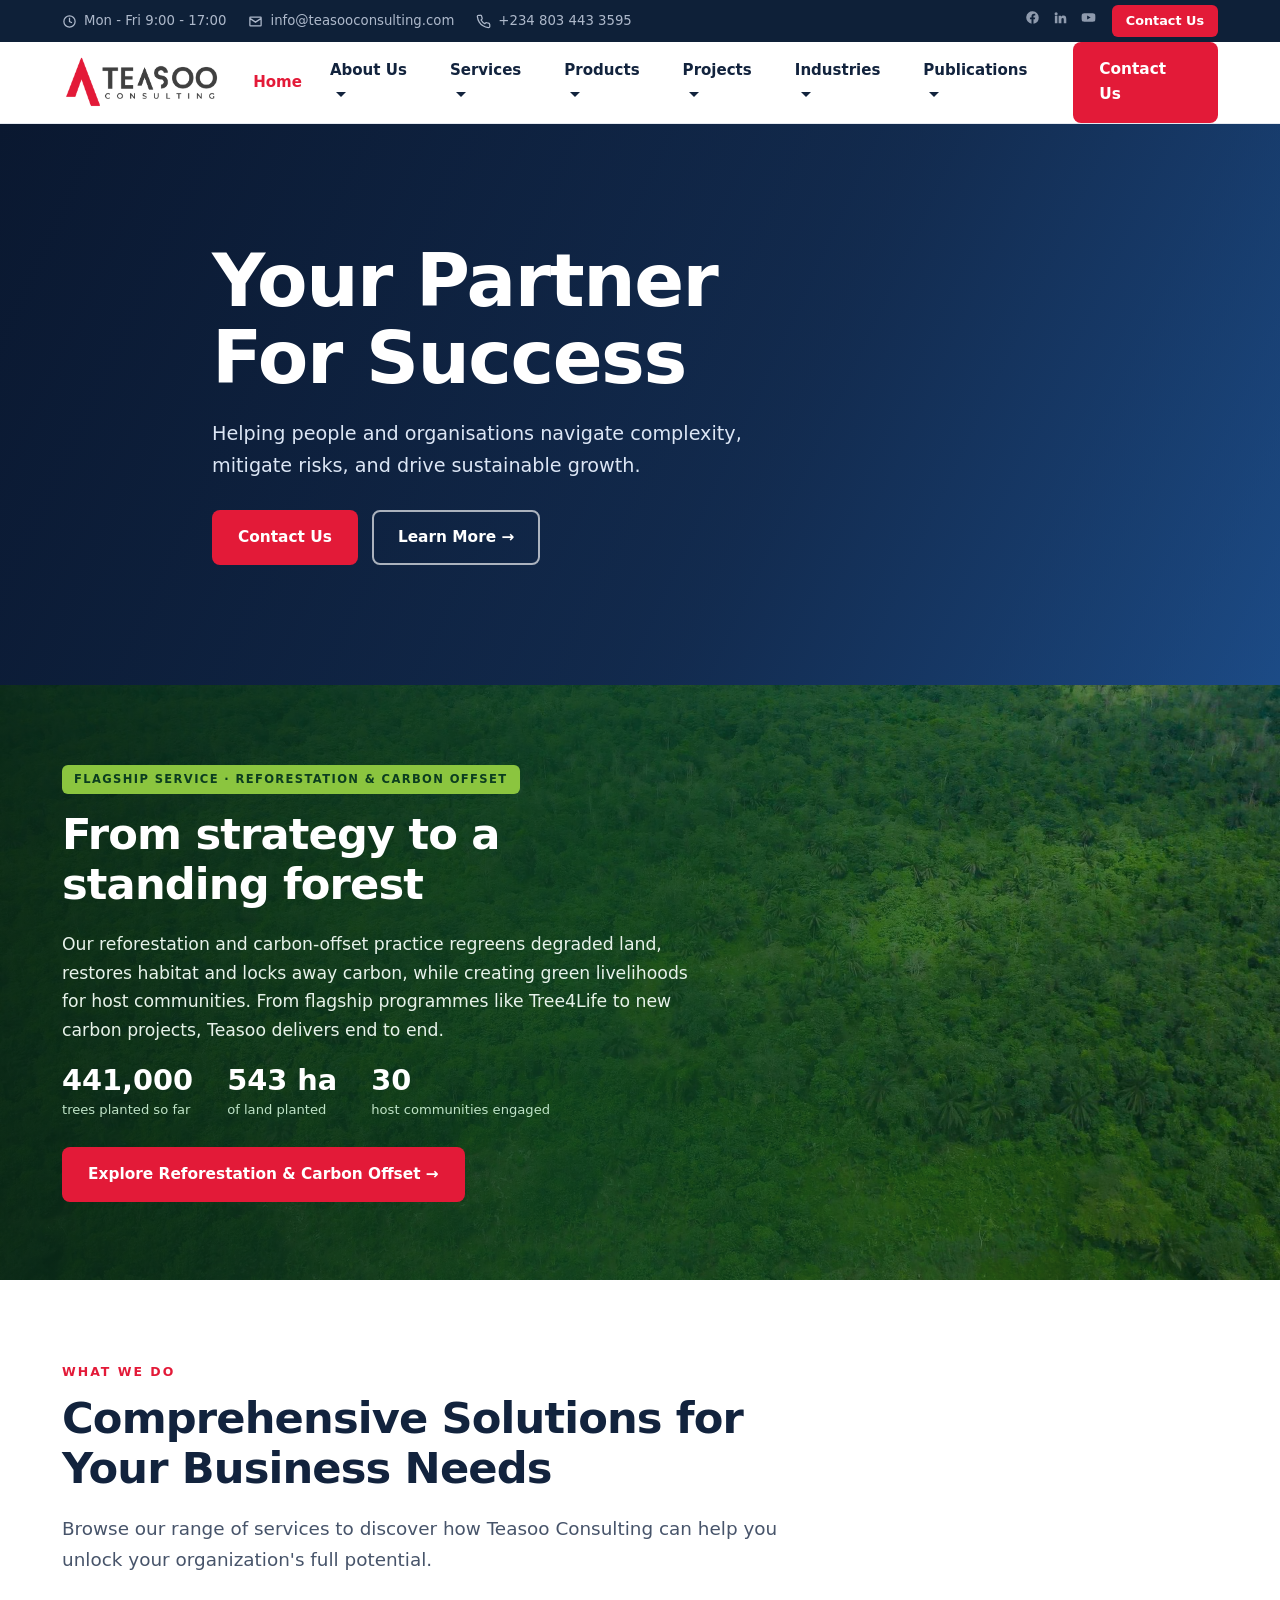
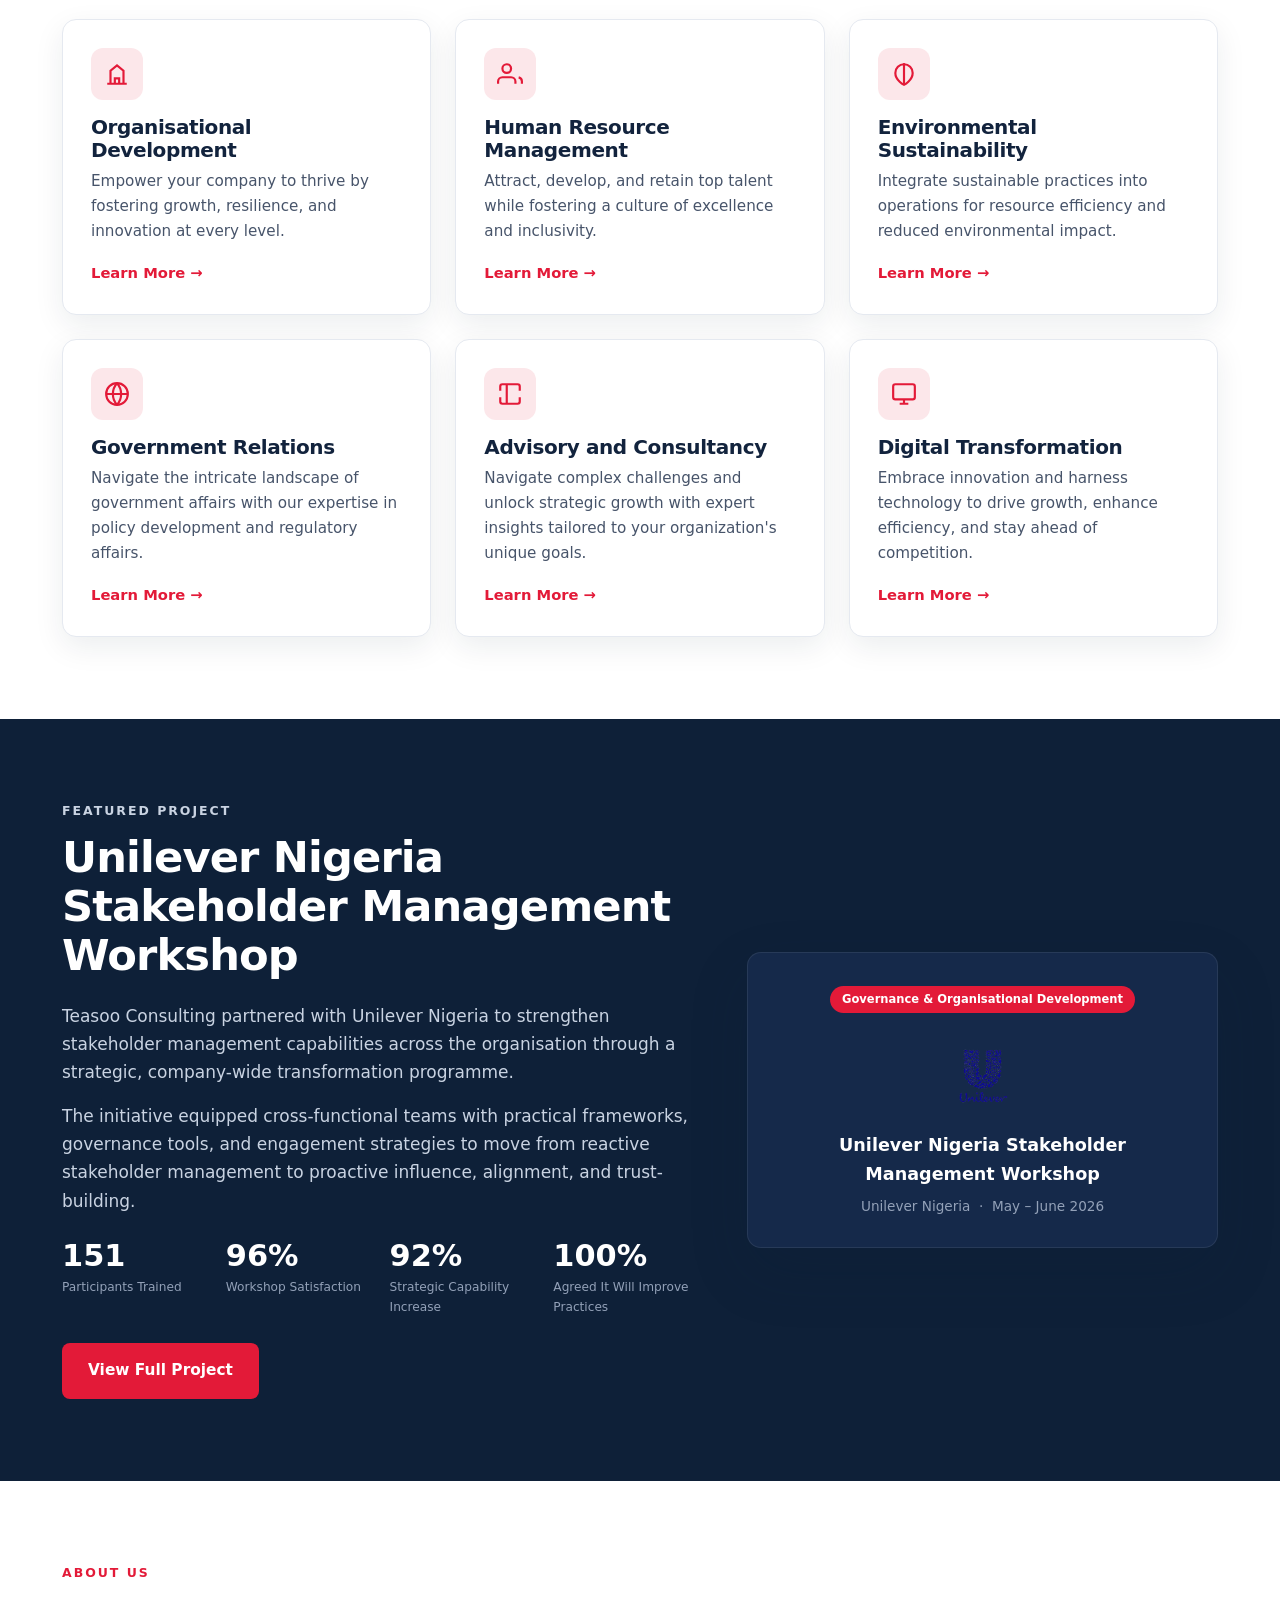
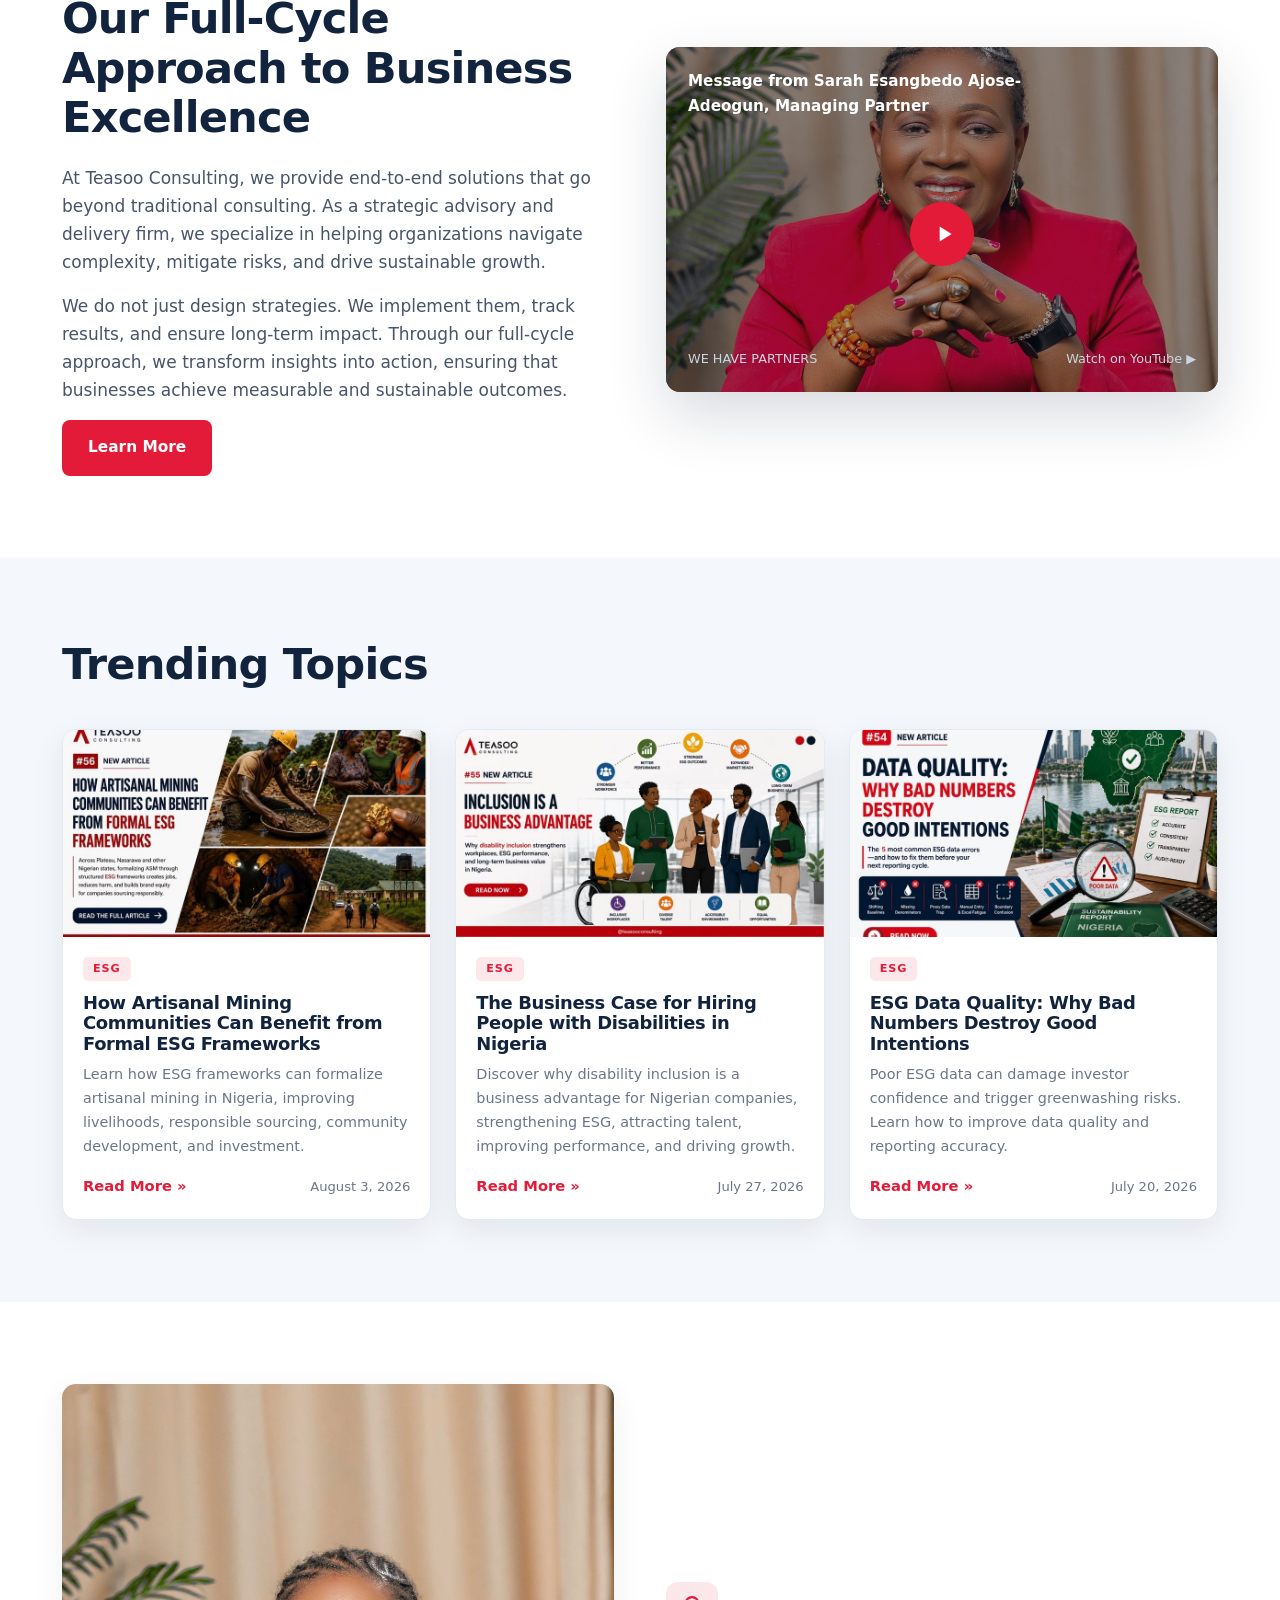
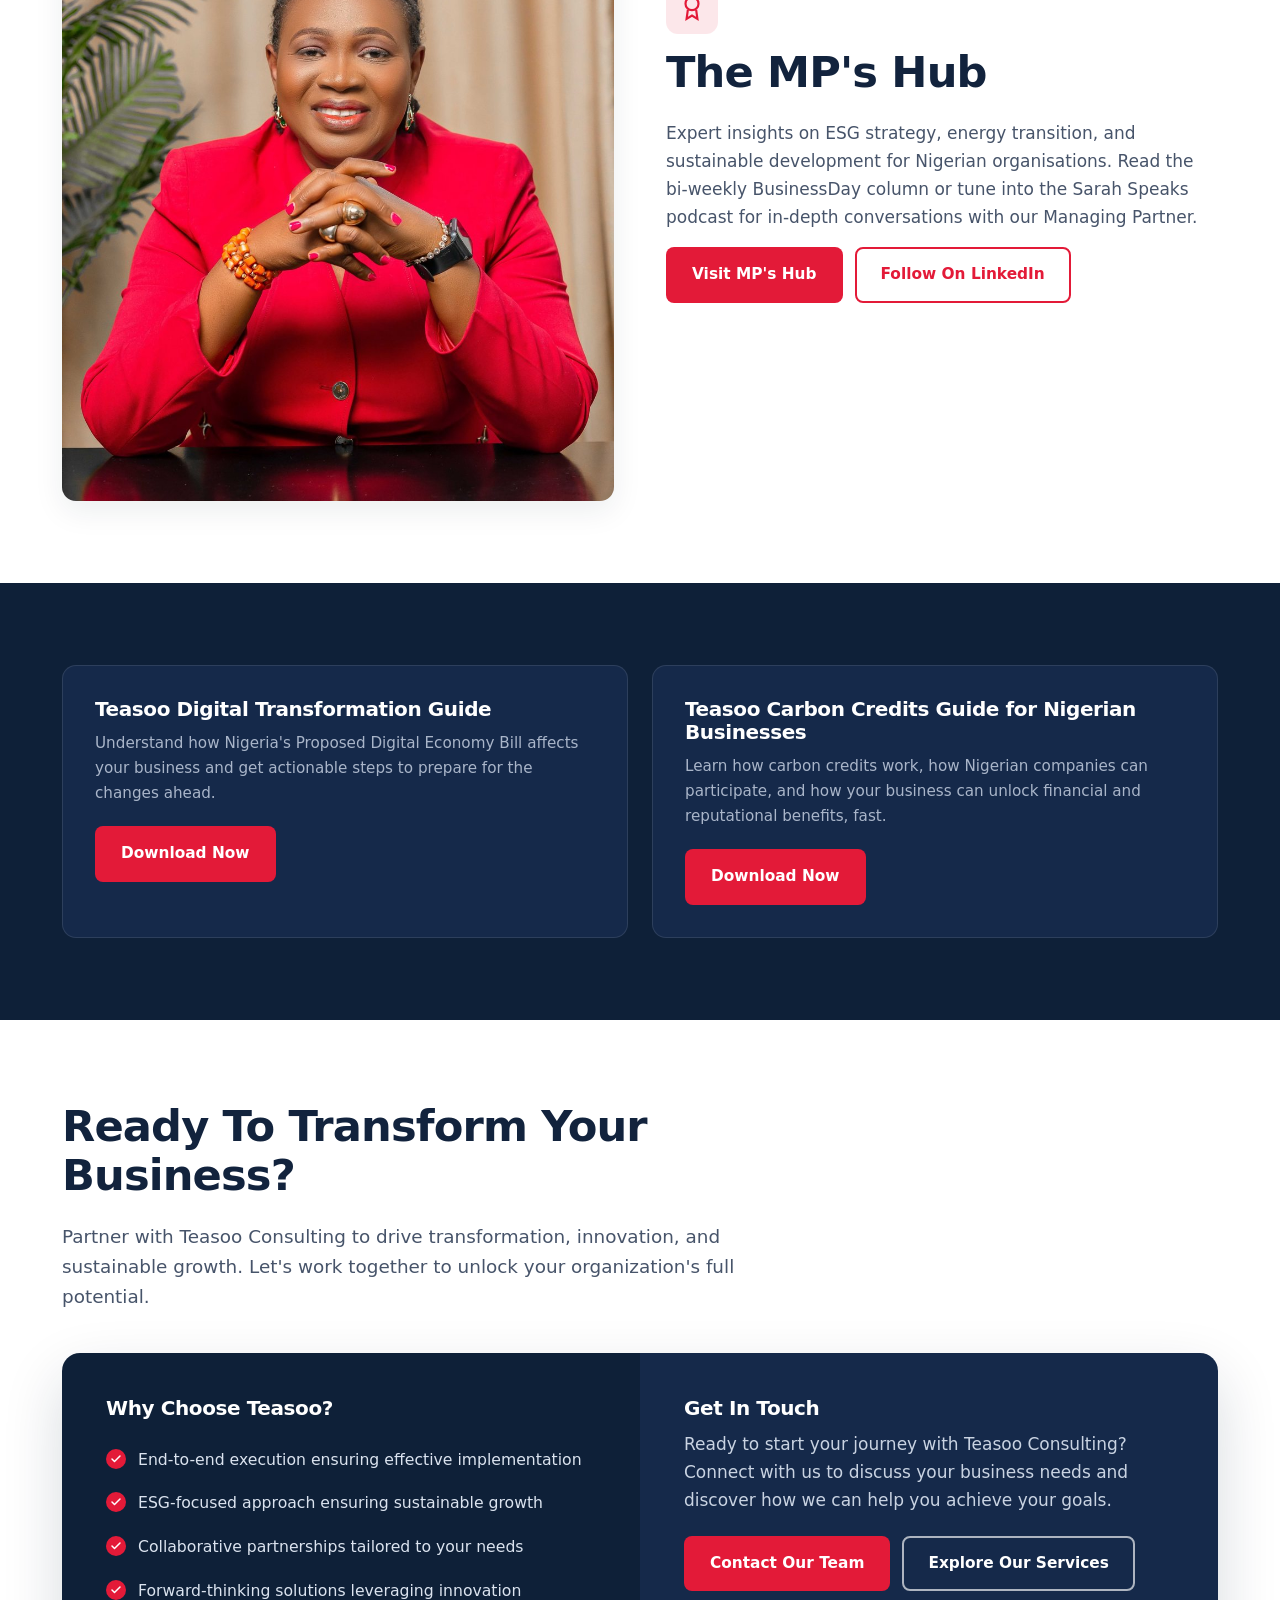
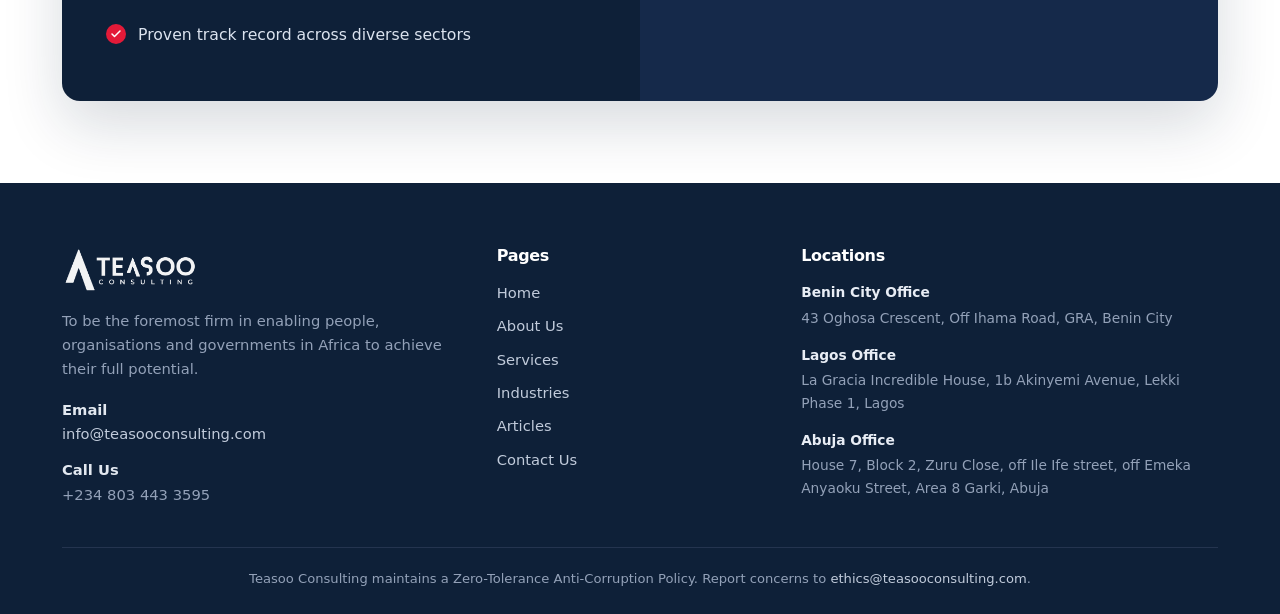
<file: index.html>
<!DOCTYPE html>
<html lang="en">
<head>
<meta charset="UTF-8">
<meta name="viewport" content="width=device-width, initial-scale=1">
<title>Teasoo Consulting | Your Partner For Success</title>
<meta name="description" content="At Teasoo Consulting, we specialize in helping people and organizations navigate complexity, mitigate risks, and drive sustainable growth.">
<link rel="stylesheet" href="assets/css/style.css?v=6">
</head>
<body class="home">

<!-- ===================== TOP BAR ===================== -->
<div class="topbar">
  <div class="container">
    <div class="tb-info">
      <span class="hide-sm"><svg class="ico" viewBox="0 0 24 24"><path fill="none" stroke="currentColor" stroke-width="2" d="M12 6v6l4 2M21 12a9 9 0 1 1-18 0 9 9 0 0 1 18 0Z"/></svg> Mon - Fri 9:00 - 17:00</span>
      <span><svg class="ico" viewBox="0 0 24 24"><path fill="none" stroke="currentColor" stroke-width="2" d="M3 7l9 6 9-6M4 5h16a1 1 0 0 1 1 1v12a1 1 0 0 1-1 1H4a1 1 0 0 1-1-1V6a1 1 0 0 1 1-1Z"/></svg> info@teasooconsulting.com</span>
      <span class="hide-sm"><svg class="ico" viewBox="0 0 24 24"><path fill="none" stroke="currentColor" stroke-width="2" d="M22 16.9v3a2 2 0 0 1-2.2 2 19.8 19.8 0 0 1-8.6-3 19.5 19.5 0 0 1-6-6 19.8 19.8 0 0 1-3-8.6A2 2 0 0 1 4.1 2h3a2 2 0 0 1 2 1.7c.1.9.4 1.8.7 2.7a2 2 0 0 1-.5 2.1L8.1 9.6a16 16 0 0 0 6 6l1.1-1.1a2 2 0 0 1 2.1-.5c.9.3 1.8.6 2.7.7a2 2 0 0 1 1.7 2Z"/></svg> +234 803 443 3595</span>
    </div>
    <div class="tb-right">
      <div class="tb-social">
        <a href="#" aria-label="Facebook"><svg class="ico" viewBox="0 0 24 24"><path d="M22 12a10 10 0 1 0-11.6 9.9v-7H7.9V12h2.5V9.8c0-2.5 1.5-3.9 3.8-3.9 1.1 0 2.2.2 2.2.2v2.5h-1.3c-1.2 0-1.6.8-1.6 1.6V12h2.8l-.4 2.9h-2.3v7A10 10 0 0 0 22 12Z"/></svg></a>
        <a href="#" aria-label="LinkedIn"><svg class="ico" viewBox="0 0 24 24"><path d="M4.98 3.5a2.5 2.5 0 1 1 0 5 2.5 2.5 0 0 1 0-5ZM3 9h4v12H3zM9 9h3.8v1.7h.05c.53-1 1.8-2 3.7-2 4 0 4.7 2.6 4.7 6V21h-4v-5.3c0-1.3 0-2.9-1.8-2.9s-2 1.4-2 2.8V21H9z"/></svg></a>
        <a href="#" aria-label="YouTube"><svg class="ico" viewBox="0 0 24 24"><path d="M23 12s0-3.2-.4-4.7a2.5 2.5 0 0 0-1.7-1.7C19.3 5.2 12 5.2 12 5.2s-7.3 0-8.9.4A2.5 2.5 0 0 0 1.4 7.3C1 8.8 1 12 1 12s0 3.2.4 4.7a2.5 2.5 0 0 0 1.7 1.7c1.6.4 8.9.4 8.9.4s7.3 0 8.9-.4a2.5 2.5 0 0 0 1.7-1.7C23 15.2 23 12 23 12ZM9.8 15.3V8.7l5.7 3.3Z"/></svg></a>
      </div>
      <a class="tb-btn" href="#contact">Contact Us</a>
    </div>
  </div>
</div>

<!-- ===================== NAV ===================== -->
<header class="nav">
  <div class="container">
    <a class="brand" href="index.html"><img src="assets/img/teasoo-logo.png" alt="Teasoo Consulting"></a>
    <nav>
      <ul class="menu" id="menu">
        <li aria-current="page"><a href="index.html">Home</a></li>
        <li class="has-caret"><a href="#">About Us</a>
          <ul class="submenu">
            <li><a href="#">Our Vision, Mission, Objectives, and Values</a></li>
            <li><a href="#">Our Approach</a></li>
            <li><a href="#">Why Choose Us?</a></li>
            <li><a href="#">Our People</a></li>
            <li><a href="#">Our Partners</a></li>
          </ul>
        </li>
        <li class="has-caret"><a href="#services">Services</a>
          <ul class="submenu">
            <li><a href="#">Advisory Services</a></li>
            <li><a href="#">Digital Transformation</a></li>
            <li><a href="#">Environmental Sustainability</a></li>
            <li><a href="reforestation.html">Reforestation &amp; Carbon Offset</a></li>
            <li><a href="#">Government Relations</a></li>
            <li><a href="#">Organisational Development</a></li>
          </ul>
        </li>
        <li class="has-caret"><a href="products.html">Products</a>
          <ul class="submenu">
            <li><a href="esg-horizon.html">ESG Horizon <span class="flag flag--live">LIVE</span></a></li>
            <li><a href="teasoo-set.html">Teasoo SET <span class="flag flag--live">LIVE</span></a></li>
            <li><a href="products.html#tms">Teasoo TMS <span class="flag flag--live">LIVE</span></a></li>
            <li><a href="products.html">All Products</a></li>
            <li><a href="products.html#pipeline" style="color:var(--muted)">More coming soon…</a></li>
          </ul>
        </li>
        <li class="has-caret"><a href="#">Projects</a>
          <ul class="submenu">
            <li><a href="unilever.html">Unilever Nigeria Stakeholder Management Workshop</a></li>
            <li><a href="#">Employment Relations Strategy Workshop</a></li>
            <li><a href="#">Shina Aluwoye Foundation Establishment &amp; Bursary Programme Launch</a></li>
            <li><a href="reforestation.html">Reforestation &amp; Carbon Offset <span class="flag">FLAGSHIP</span></a></li>
          </ul>
        </li>
        <li class="has-caret"><a href="#">Industries</a>
          <ul class="submenu">
            <li><a href="#">Environmental Sustainability &amp; CSR</a></li>
            <li><a href="#">Government &amp; Public Sector</a></li>
            <li><a href="#">Technology &amp; Digital Transformation</a></li>
            <li><a href="#">Infrastructure &amp; Construction</a></li>
            <li><a href="#">Education &amp; Training</a></li>
            <li><a href="#">Non-Profit &amp; Social Impact</a></li>
          </ul>
        </li>
        <li class="has-caret"><a href="#">Publications</a>
          <ul class="submenu">
            <li><a href="#">Internal Publications</a></li>
            <li><a href="#">MP's Hub</a></li>
          </ul>
        </li>
      </ul>
    </nav>
    <div class="nav-cta">
      <a class="btn btn--red" href="#contact">Contact Us</a>
      <button class="nav-toggle" id="navToggle" aria-label="Menu"><span></span><span></span><span></span></button>
    </div>
  </div>
</header>

<!-- ===================== HERO ===================== -->
<section class="hero">
  <div class="container">
    <h1>Your Partner<br>For Success</h1>
    <p class="lead">Helping people and organisations navigate complexity, mitigate risks, and drive sustainable growth.</p>
    <div class="btnrow">
      <a class="btn btn--red" href="#contact">Contact Us</a>
      <a class="btn btn--ghost" href="#services">Learn More →</a>
    </div>
  </div>
</section>

<!-- ===================== FLAGSHIP: REFORESTATION ===================== -->
<section class="flagship">
  <div class="flagship__bg" style="background-image:url('assets/img/t4l-drone-canopy.jpg')"></div>
  <div class="container">
    <div class="fs-inner">
      <span class="fs-badge">Flagship Service · Reforestation &amp; Carbon Offset</span>
      <h2>From strategy to a standing forest</h2>
      <p>Our reforestation and carbon-offset practice regreens degraded land, restores habitat and locks away carbon, while creating green livelihoods for host communities. From flagship programmes like Tree4Life to new carbon projects, Teasoo delivers end to end.</p>
      <div class="fs-stats">
        <div><div class="n">441,000</div><div class="l">trees planted so far</div></div>
        <div><div class="n">543 ha</div><div class="l">of land planted</div></div>
        <div><div class="n">30</div><div class="l">host communities engaged</div></div>
      </div>
      <a class="btn btn--red" href="reforestation.html">Explore Reforestation &amp; Carbon Offset →</a>
    </div>
  </div>
</section>

<!-- ===================== WHAT WE DO ===================== -->
<section class="section" id="services">
  <div class="container">
    <div class="measure">
      <p class="eyebrow">What We Do</p>
      <h2>Comprehensive Solutions for Your Business Needs</h2>
      <p class="lead">Browse our range of services to discover how Teasoo Consulting can help you unlock your organization's full potential.</p>
    </div>
    <div class="grid grid-3" style="margin-top:44px">
      <div class="svc-card"><div class="svc-ic"><svg viewBox="0 0 24 24"><path d="M3 21h18M6 21V9l6-5 6 5v12M10 21v-5h4v5"/></svg></div><h3>Organisational Development</h3><p>Empower your company to thrive by fostering growth, resilience, and innovation at every level.</p><a class="learn" href="#">Learn More →</a></div>
      <div class="svc-card"><div class="svc-ic"><svg viewBox="0 0 24 24"><path d="M17 21v-2a4 4 0 0 0-4-4H5a4 4 0 0 0-4 4v2"/><circle cx="9" cy="7" r="4"/><path d="M23 21v-2a4 4 0 0 0-3-3.9"/></svg></div><h3>Human Resource Management</h3><p>Attract, develop, and retain top talent while fostering a culture of excellence and inclusivity.</p><a class="learn" href="#">Learn More →</a></div>
      <div class="svc-card"><div class="svc-ic"><svg viewBox="0 0 24 24"><path d="M12 22s8-4 8-11a8 8 0 0 0-16 0c0 7 8 11 8 11Z"/><path d="M12 2v20"/></svg></div><h3>Environmental Sustainability</h3><p>Integrate sustainable practices into operations for resource efficiency and reduced environmental impact.</p><a class="learn" href="#">Learn More →</a></div>
      <div class="svc-card"><div class="svc-ic"><svg viewBox="0 0 24 24"><circle cx="12" cy="12" r="10"/><path d="M2 12h20M12 2a15 15 0 0 1 0 20M12 2a15 15 0 0 0 0 20"/></svg></div><h3>Government Relations</h3><p>Navigate the intricate landscape of government affairs with our expertise in policy development and regulatory affairs.</p><a class="learn" href="#">Learn More →</a></div>
      <div class="svc-card"><div class="svc-ic"><svg viewBox="0 0 24 24"><path d="M9 3H5a2 2 0 0 0-2 2v4m6-6h10a2 2 0 0 1 2 2v4M9 3v18m0 0H5a2 2 0 0 1-2-2v-4m6 6h10a2 2 0 0 0 2-2v-4"/></svg></div><h3>Advisory and Consultancy</h3><p>Navigate complex challenges and unlock strategic growth with expert insights tailored to your organization's unique goals.</p><a class="learn" href="#">Learn More →</a></div>
      <div class="svc-card"><div class="svc-ic"><svg viewBox="0 0 24 24"><rect x="2" y="3" width="20" height="14" rx="2"/><path d="M8 21h8M12 17v4"/></svg></div><h3>Digital Transformation</h3><p>Embrace innovation and harness technology to drive growth, enhance efficiency, and stay ahead of competition.</p><a class="learn" href="#">Learn More →</a></div>
    </div>
  </div>
</section>

<!-- ===================== FEATURED PROJECT ===================== -->
<section class="section section--navy">
  <div class="container">
    <div class="feat">
      <div>
        <p class="eyebrow">Featured Project</p>
        <h2>Unilever Nigeria Stakeholder Management Workshop</h2>
        <p>Teasoo Consulting partnered with Unilever Nigeria to strengthen stakeholder management capabilities across the organisation through a strategic, company-wide transformation programme.</p>
        <p>The initiative equipped cross-functional teams with practical frameworks, governance tools, and engagement strategies to move from reactive stakeholder management to proactive influence, alignment, and trust-building.</p>
        <div class="stats">
          <div><div class="n">151</div><div class="l">Participants Trained</div></div>
          <div><div class="n">96%</div><div class="l">Workshop Satisfaction</div></div>
          <div><div class="n">92%</div><div class="l">Strategic Capability Increase</div></div>
          <div><div class="n">100%</div><div class="l">Agreed It Will Improve Practices</div></div>
        </div>
        <a class="btn btn--red" href="unilever.html">View Full Project</a>
      </div>
      <div class="feat-card">
        <span class="tag">Governance &amp; Organisational Development</span>
        <img src="assets/img/home-unilever.png" alt="Unilever">
        <div class="fc-title">Unilever Nigeria Stakeholder Management Workshop</div>
        <div class="fc-sub">Unilever Nigeria &nbsp;·&nbsp; May – June 2026</div>
      </div>
    </div>
  </div>
</section>

<!-- ===================== ABOUT / FULL-CYCLE ===================== -->
<section class="section">
  <div class="container">
    <div class="split">
      <div class="split__content">
        <p class="eyebrow">About Us</p>
        <h2>Our Full-Cycle Approach to Business Excellence</h2>
        <p>At Teasoo Consulting, we provide end-to-end solutions that go beyond traditional consulting. As a strategic advisory and delivery firm, we specialize in helping organizations navigate complexity, mitigate risks, and drive sustainable growth.</p>
        <p>We do not just design strategies. We implement them, track results, and ensure long-term impact. Through our full-cycle approach, we transform insights into action, ensuring that businesses achieve measurable and sustainable outcomes.</p>
        <a class="btn btn--red" href="#">Learn More</a>
      </div>
      <div class="videocard">
        <img src="assets/img/home-mp-hub.jpg" alt="Message from the Managing Partner">
        <div class="vc-body">
          <div class="vc-top">Message from Sarah Esangbedo Ajose-Adeogun, Managing Partner</div>
          <a class="play" href="#" aria-label="Play video"><svg viewBox="0 0 24 24"><path d="M8 5v14l11-7z"/></svg></a>
          <div class="vc-bot"><span>WE HAVE PARTNERS</span><span>Watch on YouTube ▶</span></div>
        </div>
      </div>
    </div>
  </div>
</section>

<!-- ===================== TRENDING TOPICS ===================== -->
<section class="section section--soft">
  <div class="container">
    <div class="measure"><h2>Trending Topics</h2></div>
    <div class="grid grid-3" style="margin-top:40px">
      <div class="post-card">
        <img src="assets/img/home-trend-mining.jpg" alt="Artisanal mining and ESG">
        <div class="pb"><span class="cat">ESG</span>
          <h3>How Artisanal Mining Communities Can Benefit from Formal ESG Frameworks</h3>
          <p>Learn how ESG frameworks can formalize artisanal mining in Nigeria, improving livelihoods, responsible sourcing, community development, and investment.</p>
          <div class="pmeta"><a class="learn" href="#">Read More »</a><span>August 3, 2026</span></div>
        </div>
      </div>
      <div class="post-card">
        <img src="assets/img/home-trend-inclusion.jpg" alt="Disability inclusion at work">
        <div class="pb"><span class="cat">ESG</span>
          <h3>The Business Case for Hiring People with Disabilities in Nigeria</h3>
          <p>Discover why disability inclusion is a business advantage for Nigerian companies, strengthening ESG, attracting talent, improving performance, and driving growth.</p>
          <div class="pmeta"><a class="learn" href="#">Read More »</a><span>July 27, 2026</span></div>
        </div>
      </div>
      <div class="post-card">
        <img src="assets/img/home-trend-data.jpg" alt="ESG data quality">
        <div class="pb"><span class="cat">ESG</span>
          <h3>ESG Data Quality: Why Bad Numbers Destroy Good Intentions</h3>
          <p>Poor ESG data can damage investor confidence and trigger greenwashing risks. Learn how to improve data quality and reporting accuracy.</p>
          <div class="pmeta"><a class="learn" href="#">Read More »</a><span>July 20, 2026</span></div>
        </div>
      </div>
    </div>
  </div>
</section>

<!-- ===================== MP'S HUB ===================== -->
<section class="section">
  <div class="container">
    <div class="split">
      <div class="split__media"><img src="assets/img/home-mp-hub.jpg" alt="Managing Partner, Sarah Esangbedo Ajose-Adeogun"></div>
      <div class="split__content">
        <div class="award"><svg viewBox="0 0 24 24"><circle cx="12" cy="8" r="6"/><path d="M8.2 13.5 7 22l5-3 5 3-1.2-8.5"/></svg></div>
        <h2>The MP's Hub</h2>
        <p>Expert insights on ESG strategy, energy transition, and sustainable development for Nigerian organisations. Read the bi-weekly BusinessDay column or tune into the Sarah Speaks podcast for in-depth conversations with our Managing Partner.</p>
        <div class="btnrow" style="display:flex;gap:12px;flex-wrap:wrap;margin-top:8px">
          <a class="btn btn--red" href="#">Visit MP's Hub</a>
          <a class="btn btn--outline-red" href="#">Follow On LinkedIn</a>
        </div>
      </div>
    </div>
  </div>
</section>

<!-- ===================== DOWNLOADS ===================== -->
<section class="section section--navy">
  <div class="container">
    <div class="grid grid-2">
      <div class="dl-card">
        <h3>Teasoo Digital Transformation Guide</h3>
        <p>Understand how Nigeria's Proposed Digital Economy Bill affects your business and get actionable steps to prepare for the changes ahead.</p>
        <a class="btn btn--red" href="#">Download Now</a>
      </div>
      <div class="dl-card">
        <h3>Teasoo Carbon Credits Guide for Nigerian Businesses</h3>
        <p>Learn how carbon credits work, how Nigerian companies can participate, and how your business can unlock financial and reputational benefits, fast.</p>
        <a class="btn btn--red" href="#">Download Now</a>
      </div>
    </div>
  </div>
</section>

<!-- ===================== READY TO TRANSFORM ===================== -->
<section class="section" id="contact">
  <div class="container">
    <div class="measure">
      <h2>Ready To Transform Your Business?</h2>
      <p class="lead">Partner with Teasoo Consulting to drive transformation, innovation, and sustainable growth. Let's work together to unlock your organization's full potential.</p>
    </div>
    <div class="transform-card">
      <div class="tc-left">
        <h3>Why Choose Teasoo?</h3>
        <ul class="check-list">
          <li>End-to-end execution ensuring effective implementation</li>
          <li>ESG-focused approach ensuring sustainable growth</li>
          <li>Collaborative partnerships tailored to your needs</li>
          <li>Forward-thinking solutions leveraging innovation</li>
          <li>Proven track record across diverse sectors</li>
        </ul>
      </div>
      <div class="tc-right">
        <h3>Get In Touch</h3>
        <p>Ready to start your journey with Teasoo Consulting? Connect with us to discuss your business needs and discover how we can help you achieve your goals.</p>
        <div class="btnrow">
          <a class="btn btn--red" href="mailto:info@teasooconsulting.com">Contact Our Team</a>
          <a class="btn btn--ghost" href="#services">Explore Our Services</a>
        </div>
      </div>
    </div>
  </div>
</section>

<!-- ===================== FOOTER ===================== -->
<footer class="footer">
  <div class="container">
    <div class="fgrid">
      <div>
        <img class="flogo" src="assets/img/teasoo-logo.png" alt="Teasoo Consulting">
        <p>To be the foremost firm in enabling people, organisations and governments in Africa to achieve their full potential.</p>
        <div class="fcontact">
          <b>Email</b><a href="mailto:info@teasooconsulting.com">info@teasooconsulting.com</a>
          <b>Call Us</b>+234 803 443 3595
        </div>
      </div>
      <div>
        <h4>Pages</h4>
        <ul>
          <li><a href="index.html">Home</a></li>
          <li><a href="#">About Us</a></li>
          <li><a href="#services">Services</a></li>
          <li><a href="#">Industries</a></li>
          <li><a href="#">Articles</a></li>
          <li><a href="#contact">Contact Us</a></li>
        </ul>
      </div>
      <div>
        <h4>Locations</h4>
        <div class="offices">
          <div><b>Benin City Office</b>43 Oghosa Crescent, Off Ihama Road, GRA, Benin City</div>
          <div><b>Lagos Office</b>La Gracia Incredible House, 1b Akinyemi Avenue, Lekki Phase 1, Lagos</div>
          <div><b>Abuja Office</b>House 7, Block 2, Zuru Close, off Ile Ife street, off Emeka Anyaoku Street, Area 8 Garki, Abuja</div>
        </div>
      </div>
    </div>
    <div class="fbar">Teasoo Consulting maintains a Zero-Tolerance Anti-Corruption Policy. Report concerns to <a href="mailto:ethics@teasooconsulting.com">ethics@teasooconsulting.com</a>.</div>
  </div>
</footer>

<script>
  var t=document.getElementById('navToggle'),m=document.getElementById('menu');
  if(t){t.addEventListener('click',function(){m.classList.toggle('open');});}
  document.querySelectorAll('.menu .has-caret > a').forEach(function(a){
    a.addEventListener('click',function(e){
      if(window.innerWidth<=820 && a.getAttribute('href')==='#'){
        e.preventDefault(); a.parentElement.classList.toggle('open');
        var s=a.nextElementSibling; if(s){s.style.display=s.style.display==='block'?'none':'block';}
      }
    });
  });
</script>
</body>
</html>
</file>
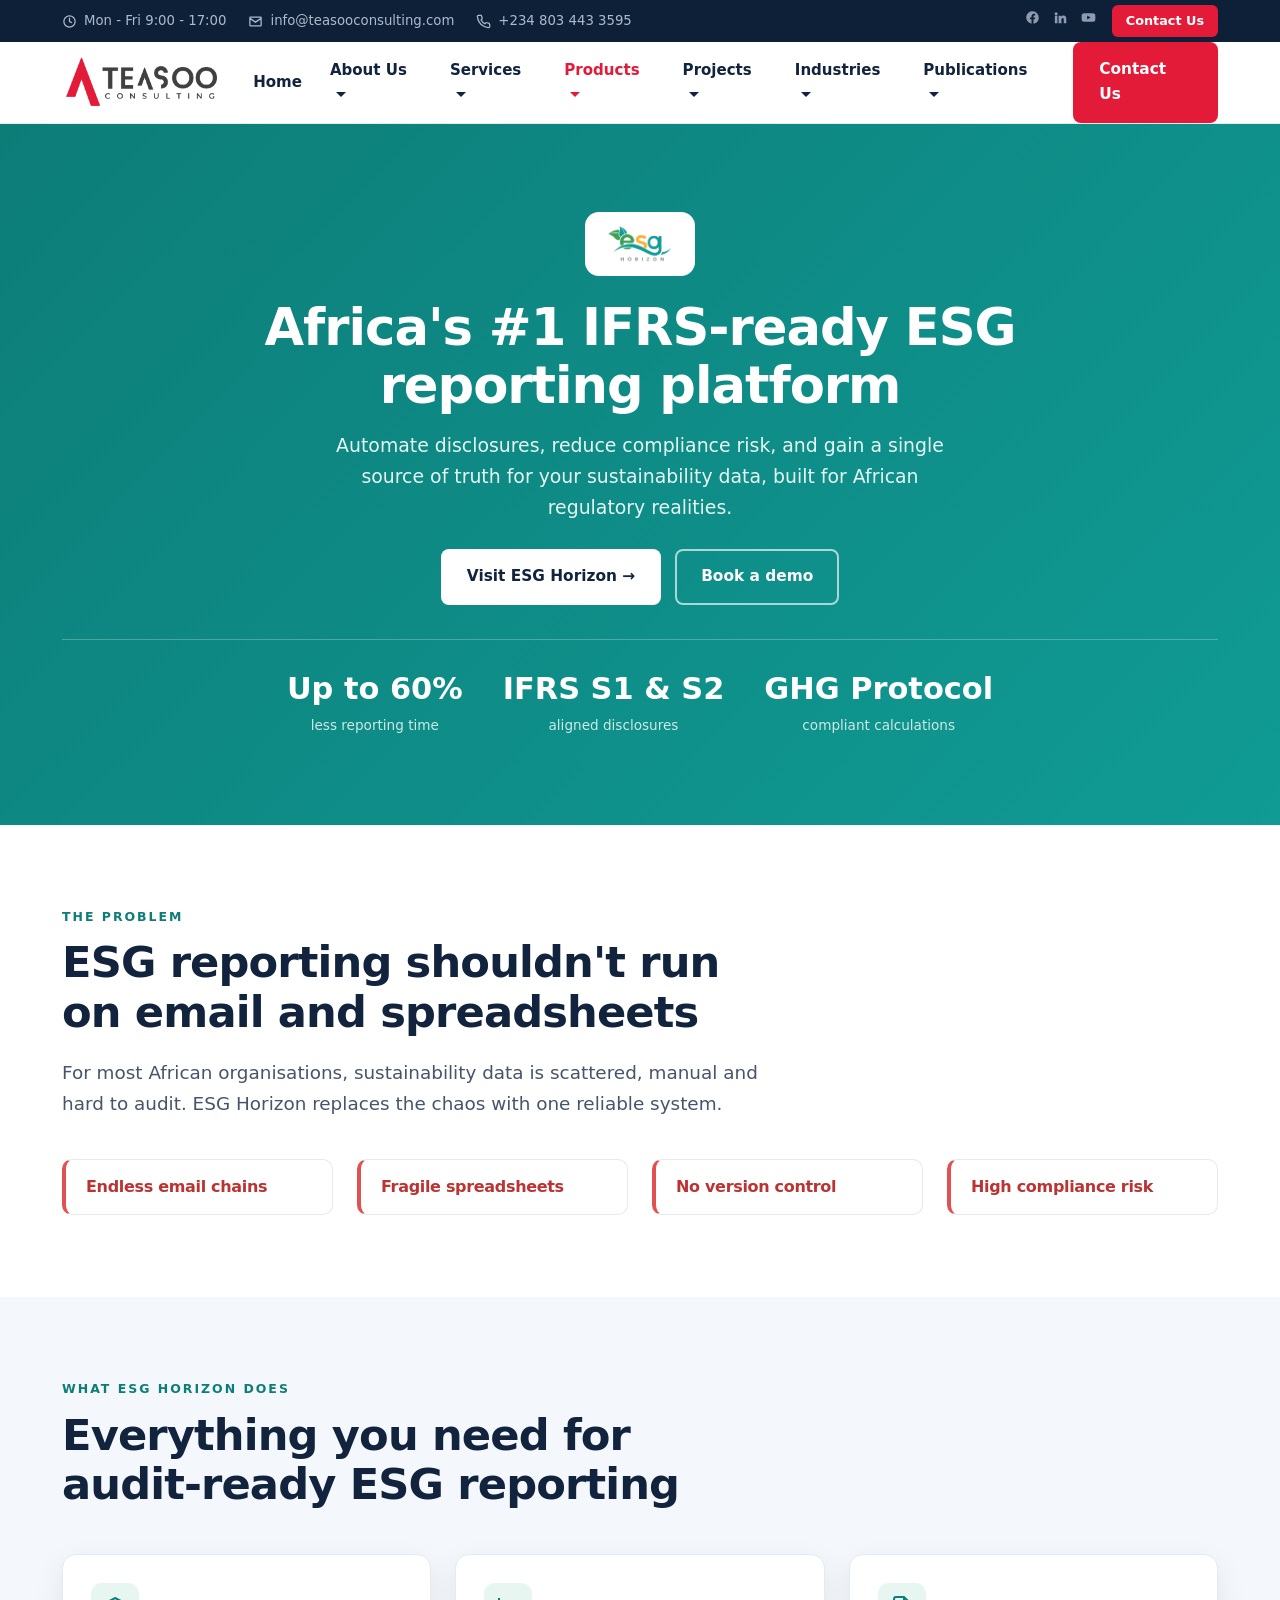
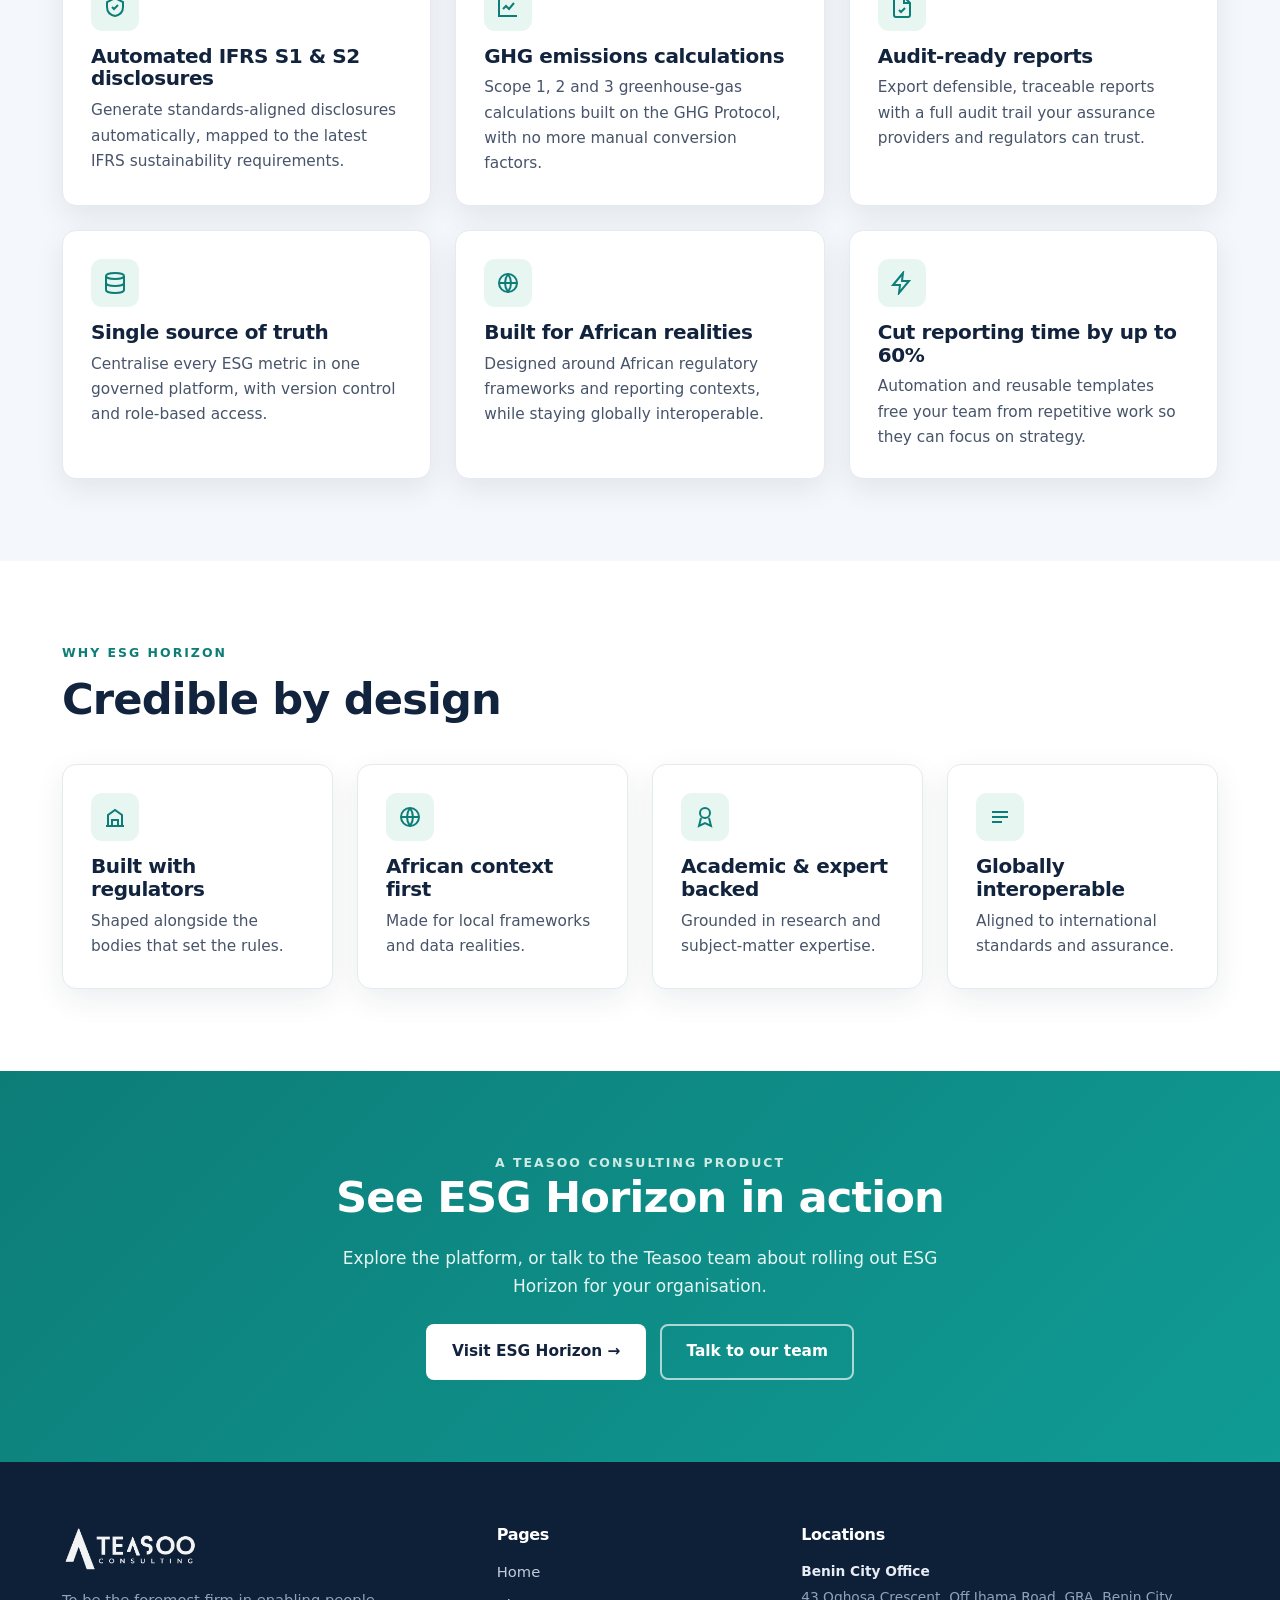
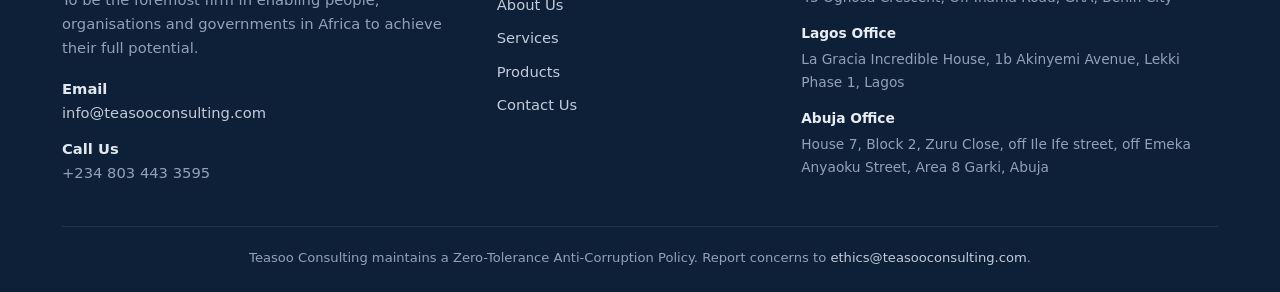
<file: esg-horizon.html>
<!DOCTYPE html>
<html lang="en">
<head>
<meta charset="UTF-8">
<meta name="viewport" content="width=device-width, initial-scale=1">
<title>ESG Horizon | Teasoo Consulting</title>
<meta name="description" content="ESG Horizon is Africa's #1 IFRS-ready ESG reporting platform: automate IFRS S1 & S2 disclosures, GHG calculations and audit-ready reports. A Teasoo Consulting product.">
<link rel="stylesheet" href="assets/css/style.css?v=6">
</head>
<body>

<!-- ===================== TOP BAR ===================== -->
<div class="topbar">
  <div class="container">
    <div class="tb-info">
      <span class="hide-sm"><svg class="ico" viewBox="0 0 24 24"><path fill="none" stroke="currentColor" stroke-width="2" d="M12 6v6l4 2M21 12a9 9 0 1 1-18 0 9 9 0 0 1 18 0Z"/></svg> Mon - Fri 9:00 - 17:00</span>
      <span><svg class="ico" viewBox="0 0 24 24"><path fill="none" stroke="currentColor" stroke-width="2" d="M3 7l9 6 9-6M4 5h16a1 1 0 0 1 1 1v12a1 1 0 0 1-1 1H4a1 1 0 0 1-1-1V6a1 1 0 0 1 1-1Z"/></svg> info@teasooconsulting.com</span>
      <span class="hide-sm"><svg class="ico" viewBox="0 0 24 24"><path fill="none" stroke="currentColor" stroke-width="2" d="M22 16.9v3a2 2 0 0 1-2.2 2 19.8 19.8 0 0 1-8.6-3 19.5 19.5 0 0 1-6-6 19.8 19.8 0 0 1-3-8.6A2 2 0 0 1 4.1 2h3a2 2 0 0 1 2 1.7c.1.9.4 1.8.7 2.7a2 2 0 0 1-.5 2.1L8.1 9.6a16 16 0 0 0 6 6l1.1-1.1a2 2 0 0 1 2.1-.5c.9.3 1.8.6 2.7.7a2 2 0 0 1 1.7 2Z"/></svg> +234 803 443 3595</span>
    </div>
    <div class="tb-right">
      <div class="tb-social">
        <a href="#" aria-label="Facebook"><svg class="ico" viewBox="0 0 24 24"><path d="M22 12a10 10 0 1 0-11.6 9.9v-7H7.9V12h2.5V9.8c0-2.5 1.5-3.9 3.8-3.9 1.1 0 2.2.2 2.2.2v2.5h-1.3c-1.2 0-1.6.8-1.6 1.6V12h2.8l-.4 2.9h-2.3v7A10 10 0 0 0 22 12Z"/></svg></a>
        <a href="#" aria-label="LinkedIn"><svg class="ico" viewBox="0 0 24 24"><path d="M4.98 3.5a2.5 2.5 0 1 1 0 5 2.5 2.5 0 0 1 0-5ZM3 9h4v12H3zM9 9h3.8v1.7h.05c.53-1 1.8-2 3.7-2 4 0 4.7 2.6 4.7 6V21h-4v-5.3c0-1.3 0-2.9-1.8-2.9s-2 1.4-2 2.8V21H9z"/></svg></a>
        <a href="#" aria-label="YouTube"><svg class="ico" viewBox="0 0 24 24"><path d="M23 12s0-3.2-.4-4.7a2.5 2.5 0 0 0-1.7-1.7C19.3 5.2 12 5.2 12 5.2s-7.3 0-8.9.4A2.5 2.5 0 0 0 1.4 7.3C1 8.8 1 12 1 12s0 3.2.4 4.7a2.5 2.5 0 0 0 1.7 1.7c1.6.4 8.9.4 8.9.4s7.3 0 8.9-.4a2.5 2.5 0 0 0 1.7-1.7C23 15.2 23 12 23 12ZM9.8 15.3V8.7l5.7 3.3Z"/></svg></a>
      </div>
      <a class="tb-btn" href="index.html#contact">Contact Us</a>
    </div>
  </div>
</div>

<!-- ===================== NAV ===================== -->
<header class="nav">
  <div class="container">
    <a class="brand" href="index.html"><img src="assets/img/teasoo-logo.png" alt="Teasoo Consulting"></a>
    <nav>
      <ul class="menu" id="menu">
        <li><a href="index.html">Home</a></li>
        <li class="has-caret"><a href="#">About Us</a>
          <ul class="submenu">
            <li><a href="#">Our Vision, Mission, Objectives, and Values</a></li>
            <li><a href="#">Our Approach</a></li>
            <li><a href="#">Why Choose Us?</a></li>
            <li><a href="#">Our People</a></li>
            <li><a href="#">Our Partners</a></li>
          </ul>
        </li>
        <li class="has-caret"><a href="index.html#services">Services</a>
          <ul class="submenu">
            <li><a href="#">Advisory Services</a></li>
            <li><a href="#">Digital Transformation</a></li>
            <li><a href="#">Environmental Sustainability</a></li>
            <li><a href="reforestation.html">Reforestation &amp; Carbon Offset</a></li>
            <li><a href="#">Government Relations</a></li>
            <li><a href="#">Organisational Development</a></li>
          </ul>
        </li>
        <li class="has-caret active"><a href="products.html">Products</a>
          <ul class="submenu">
            <li class="active"><a href="esg-horizon.html">ESG Horizon <span class="flag flag--live">LIVE</span></a></li>
            <li><a href="teasoo-set.html">Teasoo SET <span class="flag flag--live">LIVE</span></a></li>
            <li><a href="products.html#tms">Teasoo TMS <span class="flag flag--live">LIVE</span></a></li>
            <li><a href="products.html">All Products</a></li>
            <li><a href="products.html#pipeline" style="color:var(--muted)">More coming soon…</a></li>
          </ul>
        </li>
        <li class="has-caret"><a href="#">Projects</a>
          <ul class="submenu">
            <li><a href="unilever.html">Unilever Nigeria Stakeholder Management Workshop</a></li>
            <li><a href="#">Employment Relations Strategy Workshop</a></li>
            <li><a href="#">Shina Aluwoye Foundation Establishment &amp; Bursary Programme Launch</a></li>
            <li><a href="reforestation.html">Reforestation &amp; Carbon Offset <span class="flag">FLAGSHIP</span></a></li>
          </ul>
        </li>
        <li class="has-caret"><a href="#">Industries</a>
          <ul class="submenu">
            <li><a href="#">Environmental Sustainability &amp; CSR</a></li>
            <li><a href="#">Government &amp; Public Sector</a></li>
            <li><a href="#">Technology &amp; Digital Transformation</a></li>
            <li><a href="#">Infrastructure &amp; Construction</a></li>
            <li><a href="#">Education &amp; Training</a></li>
            <li><a href="#">Non-Profit &amp; Social Impact</a></li>
          </ul>
        </li>
        <li class="has-caret"><a href="#">Publications</a>
          <ul class="submenu">
            <li><a href="#">Internal Publications</a></li>
            <li><a href="#">MP's Hub</a></li>
          </ul>
        </li>
      </ul>
    </nav>
    <div class="nav-cta">
      <a class="btn btn--red" href="index.html#contact">Contact Us</a>
      <button class="nav-toggle" id="navToggle" aria-label="Menu"><span></span><span></span><span></span></button>
    </div>
  </div>
</header>

<!-- ===================== HERO ===================== -->
<section class="esgh-hero">
  <div class="container">
    <img src="assets/img/esg-horizon-logo.png" alt="ESG Horizon">
    <h1>Africa's #1 IFRS-ready ESG reporting platform</h1>
    <p>Automate disclosures, reduce compliance risk, and gain a single source of truth for your sustainability data, built for African regulatory realities.</p>
    <div class="btnrow">
      <a class="btn btn--white" href="https://esghorizon.africa/" target="_blank" rel="noopener">Visit ESG Horizon →</a>
      <a class="btn btn--ghost" href="index.html#contact">Book a demo</a>
    </div>
    <div class="esgh-stat">
      <div><div class="n">Up to 60%</div><div class="l">less reporting time</div></div>
      <div><div class="n">IFRS S1 &amp; S2</div><div class="l">aligned disclosures</div></div>
      <div><div class="n">GHG Protocol</div><div class="l">compliant calculations</div></div>
    </div>
  </div>
</section>

<!-- ===================== THE PROBLEM ===================== -->
<section class="section">
  <div class="container">
    <div class="measure">
      <p class="eyebrow" style="color:var(--teal-d)">The problem</p>
      <h2>ESG reporting shouldn't run on email and spreadsheets</h2>
      <p class="lead">For most African organisations, sustainability data is scattered, manual and hard to audit. ESG Horizon replaces the chaos with one reliable system.</p>
    </div>
    <div class="grid grid-4" style="margin-top:40px">
      <div class="pain"><h3>Endless email chains</h3></div>
      <div class="pain"><h3>Fragile spreadsheets</h3></div>
      <div class="pain"><h3>No version control</h3></div>
      <div class="pain"><h3>High compliance risk</h3></div>
    </div>
  </div>
</section>

<!-- ===================== WHAT IT DOES ===================== -->
<section class="section section--soft">
  <div class="container">
    <div class="measure">
      <p class="eyebrow" style="color:var(--teal-d)">What ESG Horizon does</p>
      <h2>Everything you need for audit-ready ESG reporting</h2>
    </div>
    <div class="grid grid-3" style="margin-top:44px">
      <div class="card">
        <div class="esgh-ic"><svg viewBox="0 0 24 24"><path d="M9 12l2 2 4-4"/><path d="M12 3l8 4v5c0 5-3.5 8-8 9-4.5-1-8-4-8-9V7l8-4Z"/></svg></div>
        <h3>Automated IFRS S1 &amp; S2 disclosures</h3>
        <p>Generate standards-aligned disclosures automatically, mapped to the latest IFRS sustainability requirements.</p>
      </div>
      <div class="card">
        <div class="esgh-ic"><svg viewBox="0 0 24 24"><path d="M3 3v18h18"/><path d="M7 14l3-3 3 3 5-6"/></svg></div>
        <h3>GHG emissions calculations</h3>
        <p>Scope 1, 2 and 3 greenhouse-gas calculations built on the GHG Protocol, with no more manual conversion factors.</p>
      </div>
      <div class="card">
        <div class="esgh-ic"><svg viewBox="0 0 24 24"><path d="M14 2H6a2 2 0 0 0-2 2v16a2 2 0 0 0 2 2h12a2 2 0 0 0 2-2V8Z"/><path d="M14 2v6h6M9 15l2 2 4-4"/></svg></div>
        <h3>Audit-ready reports</h3>
        <p>Export defensible, traceable reports with a full audit trail your assurance providers and regulators can trust.</p>
      </div>
      <div class="card">
        <div class="esgh-ic"><svg viewBox="0 0 24 24"><ellipse cx="12" cy="5" rx="9" ry="3"/><path d="M3 5v14c0 1.7 4 3 9 3s9-1.3 9-3V5M3 12c0 1.7 4 3 9 3s9-1.3 9-3"/></svg></div>
        <h3>Single source of truth</h3>
        <p>Centralise every ESG metric in one governed platform, with version control and role-based access.</p>
      </div>
      <div class="card">
        <div class="esgh-ic"><svg viewBox="0 0 24 24"><circle cx="12" cy="12" r="9"/><path d="M3 12h18M12 3a15 15 0 0 1 0 18M12 3a15 15 0 0 0 0 18"/></svg></div>
        <h3>Built for African realities</h3>
        <p>Designed around African regulatory frameworks and reporting contexts, while staying globally interoperable.</p>
      </div>
      <div class="card">
        <div class="esgh-ic"><svg viewBox="0 0 24 24"><path d="M13 2L3 14h7l-1 8 10-12h-7l1-8Z"/></svg></div>
        <h3>Cut reporting time by up to 60%</h3>
        <p>Automation and reusable templates free your team from repetitive work so they can focus on strategy.</p>
      </div>
    </div>
  </div>
</section>

<!-- ===================== WHY ===================== -->
<section class="section">
  <div class="container">
    <div class="measure">
      <p class="eyebrow" style="color:var(--teal-d)">Why ESG Horizon</p>
      <h2>Credible by design</h2>
    </div>
    <div class="grid grid-4" style="margin-top:40px">
      <div class="card"><div class="esgh-ic"><svg viewBox="0 0 24 24"><path d="M3 21h18M5 21V10l7-5 7 5v11M9 21v-6h6v6"/></svg></div><h3>Built with regulators</h3><p>Shaped alongside the bodies that set the rules.</p></div>
      <div class="card"><div class="esgh-ic"><svg viewBox="0 0 24 24"><circle cx="12" cy="12" r="9"/><path d="M3 12h18M12 3a15 15 0 0 1 0 18M12 3a15 15 0 0 0 0 18"/></svg></div><h3>African context first</h3><p>Made for local frameworks and data realities.</p></div>
      <div class="card"><div class="esgh-ic"><svg viewBox="0 0 24 24"><circle cx="12" cy="8" r="5"/><path d="M8 13l-2 8 6-3 6 3-2-8"/></svg></div><h3>Academic &amp; expert backed</h3><p>Grounded in research and subject-matter expertise.</p></div>
      <div class="card"><div class="esgh-ic"><svg viewBox="0 0 24 24"><path d="M4 7h16M4 12h16M4 17h10"/></svg></div><h3>Globally interoperable</h3><p>Aligned to international standards and assurance.</p></div>
    </div>
  </div>
</section>

<!-- ===================== CTA ===================== -->
<section class="section esgh-cta">
  <div class="container">
    <p class="eyebrow" style="color:#cdeae4">A Teasoo Consulting product</p>
    <h2>See ESG Horizon in action</h2>
    <p>Explore the platform, or talk to the Teasoo team about rolling out ESG Horizon for your organisation.</p>
    <div class="btnrow">
      <a class="btn btn--white" href="https://esghorizon.africa/" target="_blank" rel="noopener">Visit ESG Horizon →</a>
      <a class="btn btn--ghost" href="index.html#contact">Talk to our team</a>
    </div>
  </div>
</section>

<!-- ===================== FOOTER ===================== -->
<footer class="footer">
  <div class="container">
    <div class="fgrid">
      <div>
        <img class="flogo" src="assets/img/teasoo-logo.png" alt="Teasoo Consulting">
        <p>To be the foremost firm in enabling people, organisations and governments in Africa to achieve their full potential.</p>
        <div class="fcontact">
          <b>Email</b><a href="mailto:info@teasooconsulting.com">info@teasooconsulting.com</a>
          <b>Call Us</b>+234 803 443 3595
        </div>
      </div>
      <div>
        <h4>Pages</h4>
        <ul>
          <li><a href="index.html">Home</a></li>
          <li><a href="#">About Us</a></li>
          <li><a href="index.html#services">Services</a></li>
          <li><a href="products.html">Products</a></li>
          <li><a href="index.html#contact">Contact Us</a></li>
        </ul>
      </div>
      <div>
        <h4>Locations</h4>
        <div class="offices">
          <div><b>Benin City Office</b>43 Oghosa Crescent, Off Ihama Road, GRA, Benin City</div>
          <div><b>Lagos Office</b>La Gracia Incredible House, 1b Akinyemi Avenue, Lekki Phase 1, Lagos</div>
          <div><b>Abuja Office</b>House 7, Block 2, Zuru Close, off Ile Ife street, off Emeka Anyaoku Street, Area 8 Garki, Abuja</div>
        </div>
      </div>
    </div>
    <div class="fbar">Teasoo Consulting maintains a Zero-Tolerance Anti-Corruption Policy. Report concerns to <a href="mailto:ethics@teasooconsulting.com">ethics@teasooconsulting.com</a>.</div>
  </div>
</footer>

<script>
  var t=document.getElementById('navToggle'),m=document.getElementById('menu');
  if(t){t.addEventListener('click',function(){m.classList.toggle('open');});}
  document.querySelectorAll('.menu .has-caret > a').forEach(function(a){
    a.addEventListener('click',function(e){
      if(window.innerWidth<=820 && a.getAttribute('href')==='#'){
        e.preventDefault(); a.parentElement.classList.toggle('open');
        var s=a.nextElementSibling; if(s){s.style.display=s.style.display==='block'?'none':'block';}
      }
    });
  });
</script>
</body>
</html>
</file>
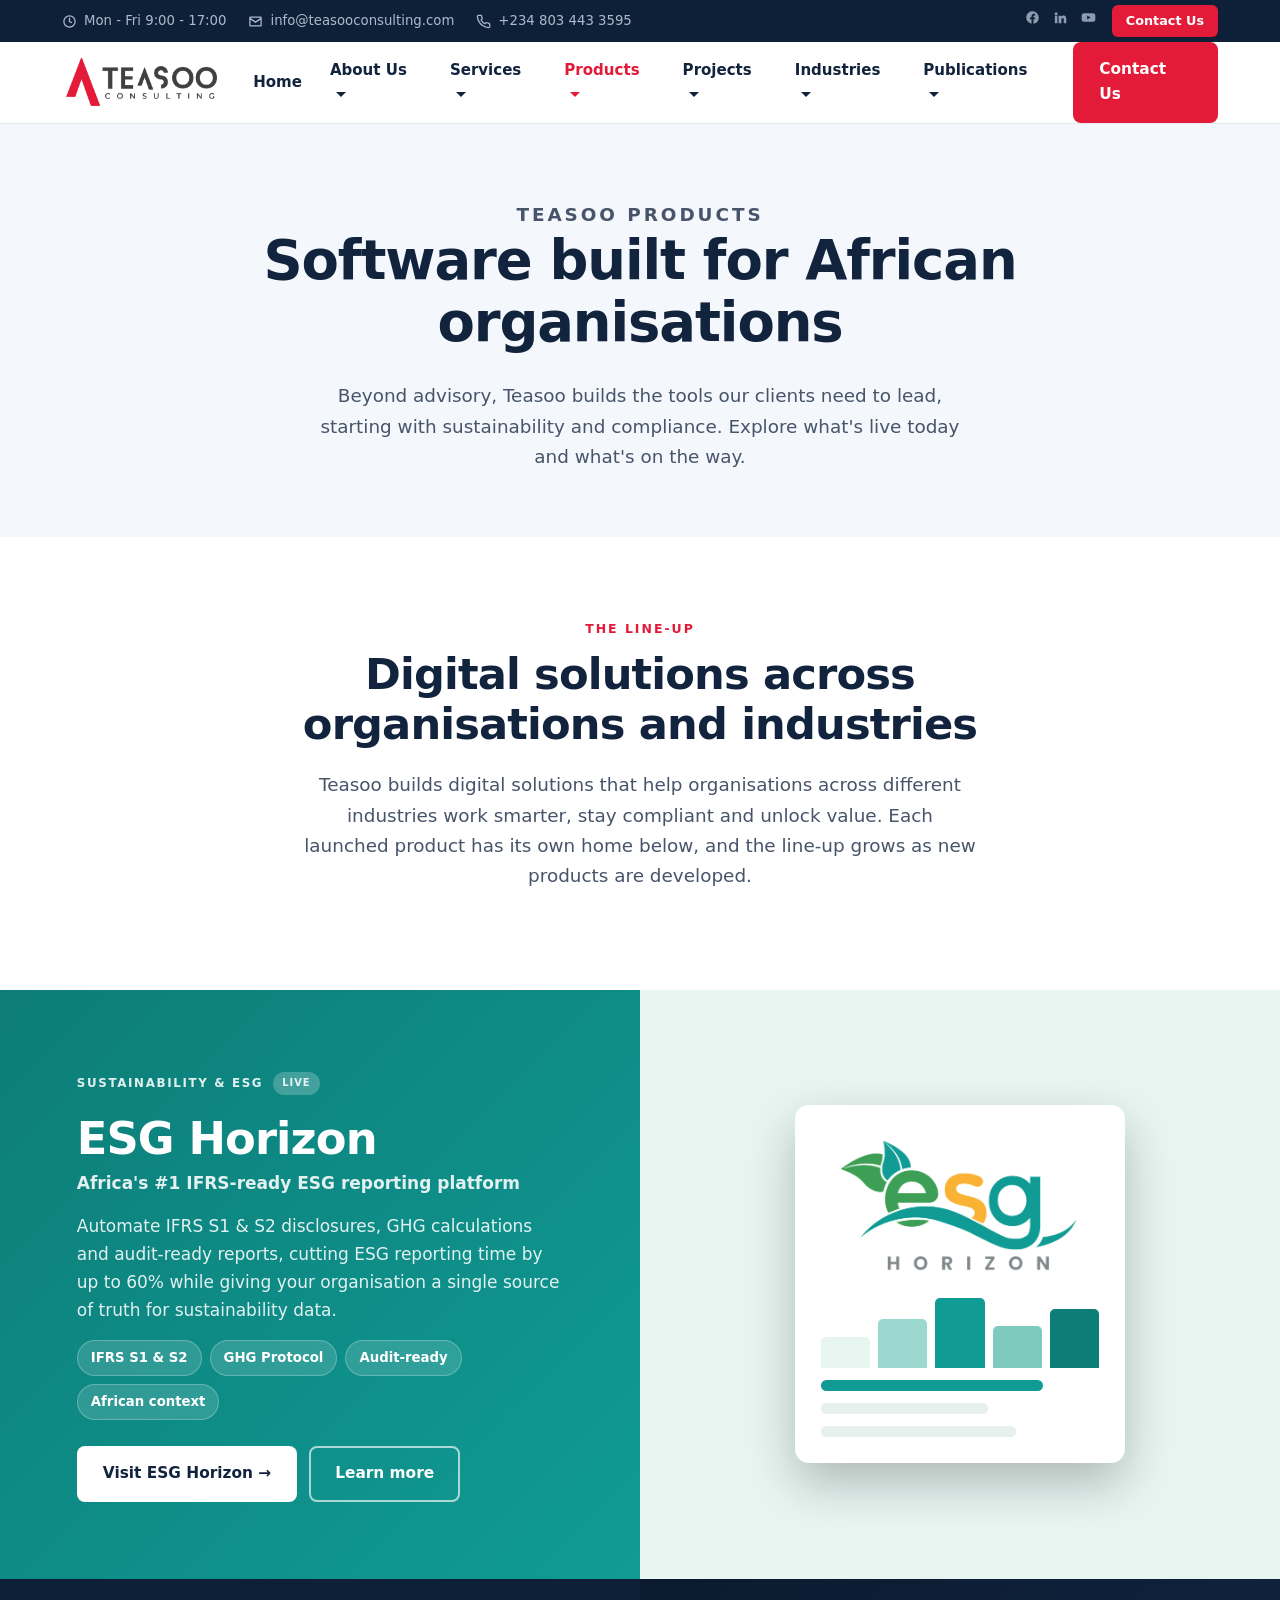
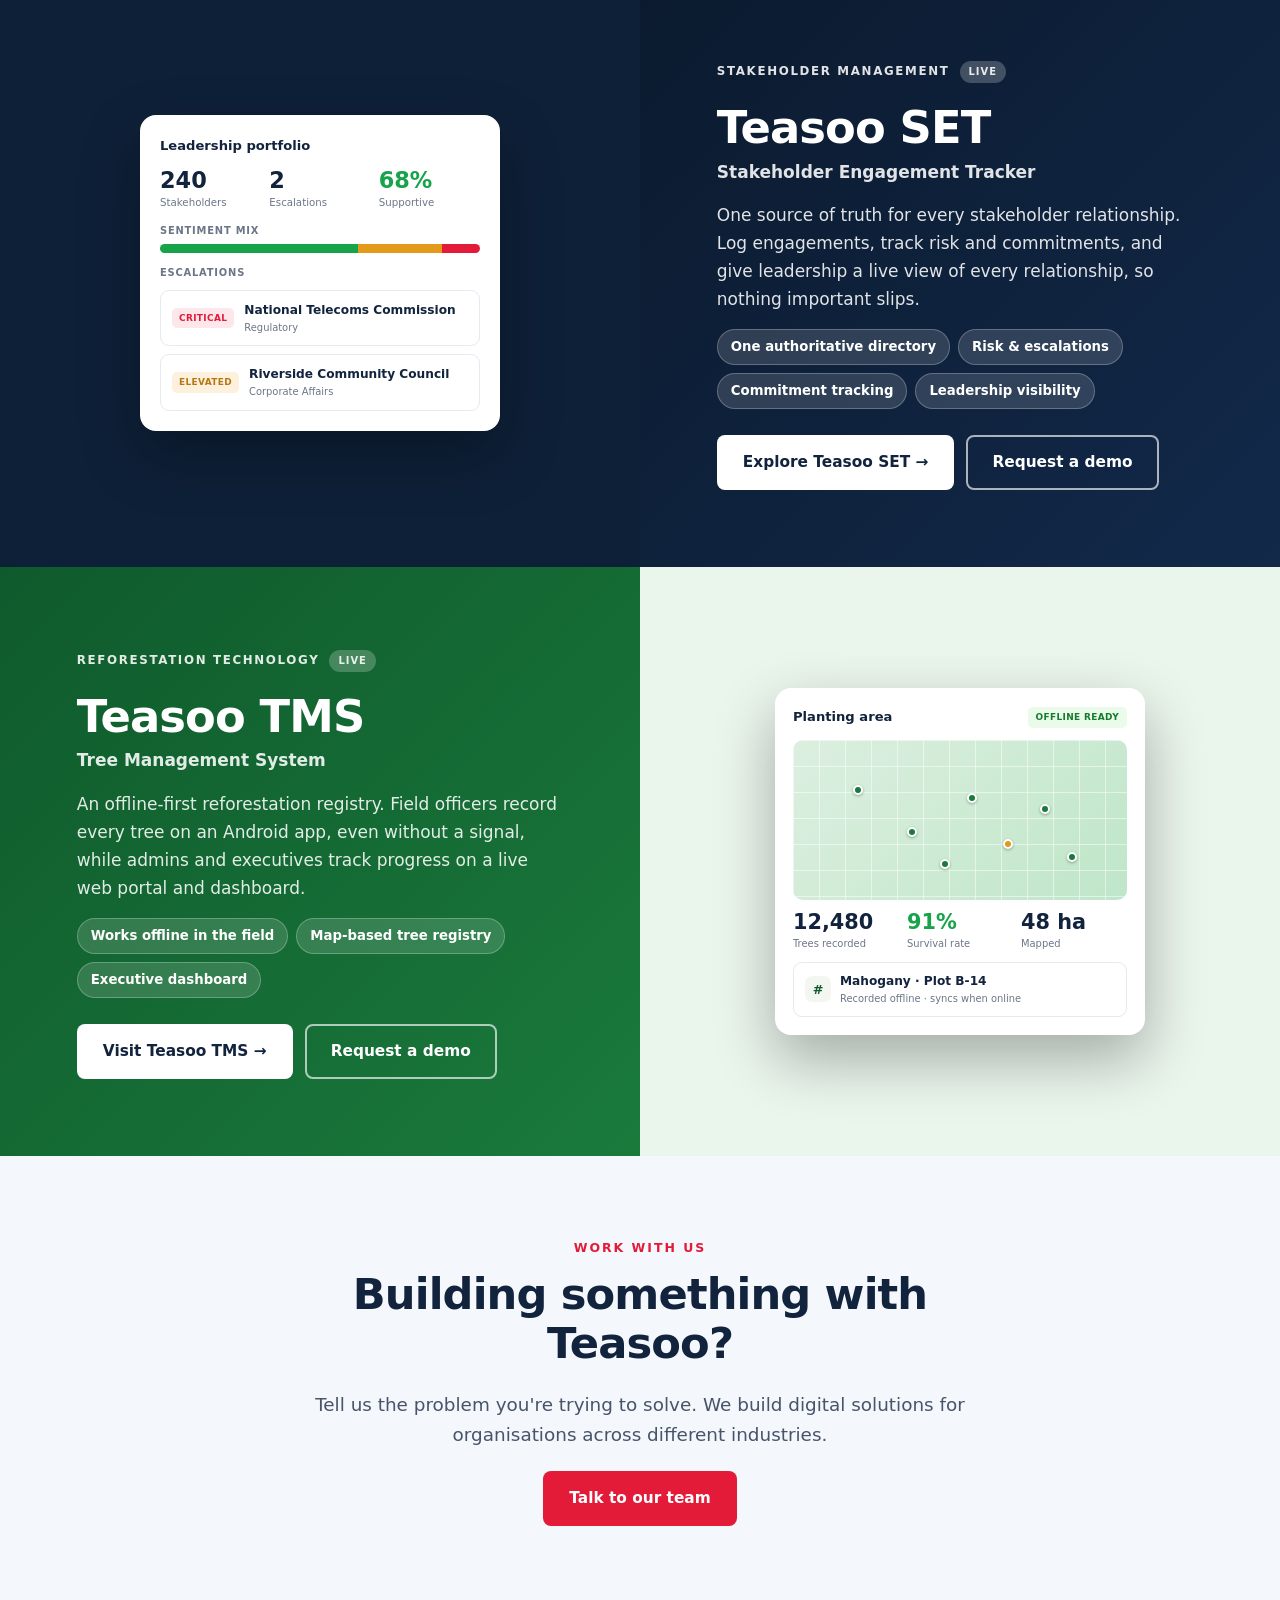
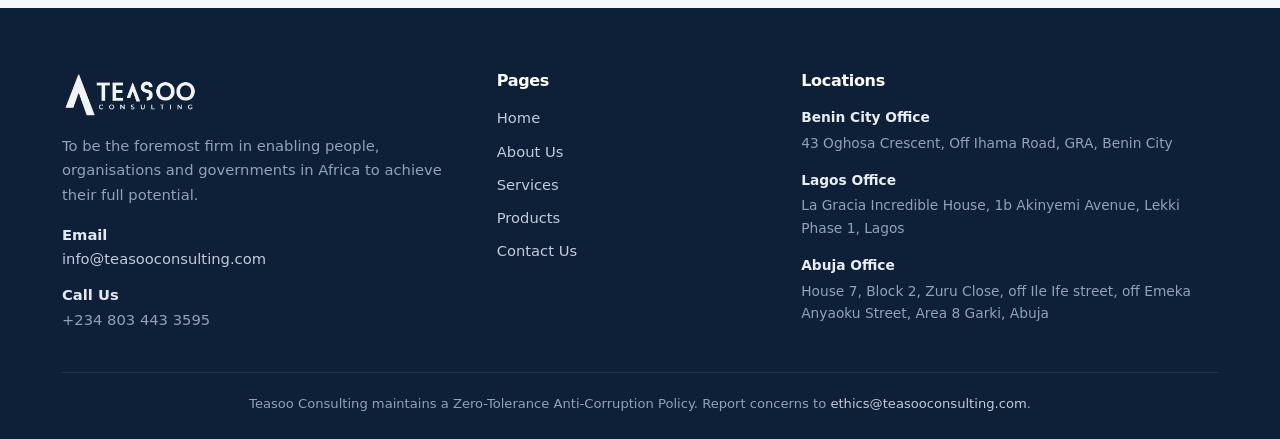
<file: products.html>
<!DOCTYPE html>
<html lang="en">
<head>
<meta charset="UTF-8">
<meta name="viewport" content="width=device-width, initial-scale=1">
<title>Products | Teasoo Consulting</title>
<meta name="description" content="Software built by Teasoo Consulting for African organisations, including ESG Horizon (IFRS-ready ESG reporting) and Teasoo SET (stakeholder engagement tracker). More products in development.">
<link rel="stylesheet" href="assets/css/style.css?v=6">
<style>
  .psplit{display:grid;grid-template-columns:1fr 1fr;width:100%;min-height:520px}
  .psplit .ps-text{display:flex;align-items:center;padding:clamp(44px,6vw,86px);color:#fff}
  .psplit .ps-inner{max-width:560px}
  .psplit .ps-visual{display:flex;align-items:center;justify-content:center;padding:clamp(32px,4vw,56px)}
  .psplit--imgleft .ps-text{order:2}.psplit--imgleft .ps-visual{order:1}
  .psplit h2{color:#fff;font-size:clamp(1.9rem,3.6vw,2.8rem);margin:.15em 0 .1em}
  .psplit .ps-tag{color:rgba(255,255,255,.9);font-weight:700;margin:0 0 .9em}
  .psplit .ps-text p{color:rgba(255,255,255,.88)}
  .ps-eyebrow{text-transform:uppercase;letter-spacing:.14em;font-weight:800;font-size:.74rem;color:rgba(255,255,255,.85);display:inline-flex;align-items:center;gap:10px;margin-bottom:12px}
  .ps-live{font-size:.62rem;letter-spacing:.1em;background:rgba(255,255,255,.22);border-radius:999px;padding:3px 9px}
  .ps-points{list-style:none;margin:16px 0 0;padding:0;display:flex;flex-wrap:wrap;gap:8px}
  .ps-points li{background:rgba(255,255,255,.14);border:1px solid rgba(255,255,255,.25);border-radius:999px;padding:6px 13px;font-size:.83rem;font-weight:600}
  .psplit .btnrow{margin-top:26px;display:flex;gap:12px;flex-wrap:wrap}
  .psplit--teal .ps-text{background:linear-gradient(135deg,#0d7d78,#109b95)}
  .psplit--teal .ps-visual{background:#e8f6f2}
  .psplit--navy .ps-text{background:linear-gradient(135deg,#0b1a2e,#12294a)}
  .psplit--navy .ps-visual{background:#0e2038}
  .ps-dash{background:#fff;border-radius:16px;box-shadow:0 24px 60px rgba(0,0,0,.3);padding:20px;width:100%;max-width:360px;color:var(--ink)}
  .ps-dash .dh{font-size:.82rem;font-weight:700;margin-bottom:12px}
  .ps-dash .k{display:grid;grid-template-columns:repeat(3,1fr);gap:8px;margin-bottom:12px}
  .ps-dash .k .n{font-size:1.4rem;font-weight:800;line-height:1}
  .ps-dash .k .n.g{color:#16a34a}.ps-dash .k .l{font-size:.64rem;color:var(--muted);margin-top:3px}
  .ps-dash .lab{font-size:.62rem;letter-spacing:.08em;text-transform:uppercase;color:var(--muted);font-weight:700;margin:4px 0 5px}
  .ps-dash .bar{height:9px;border-radius:6px;overflow:hidden;display:flex}
  .ps-dash .bar i:nth-child(1){width:62%;background:#16a34a}.ps-dash .bar i:nth-child(2){width:26%;background:#e39a1a}.ps-dash .bar i:nth-child(3){width:12%;background:var(--red)}
  .ps-dash .esc{border:1px solid var(--line);border-radius:9px;padding:9px 11px;display:flex;align-items:center;gap:10px;margin-top:8px}
  .ps-dash .esc .p{font-size:.56rem;font-weight:800;letter-spacing:.04em;padding:3px 7px;border-radius:5px;flex:none}
  .ps-dash .esc .p.c{background:#fde7ea;color:var(--red)}.ps-dash .esc .p.e{background:#fdf1de;color:#b57715}
  .ps-dash .esc .t{font-size:.76rem;font-weight:700}.ps-dash .esc .r{font-size:.62rem;color:var(--muted)}
  .psplit--green .ps-text{background:linear-gradient(135deg,#0f5a2c,#1a7a3c)}
  .psplit--green .ps-visual{background:#eaf5ec}
  /* TMS map mock */
  .ps-map{background:#fff;border-radius:16px;box-shadow:0 24px 60px rgba(0,0,0,.3);padding:18px;width:100%;max-width:370px;color:var(--ink)}
  .ps-map .mh{display:flex;align-items:center;justify-content:space-between;margin-bottom:12px}
  .ps-map .mh b{font-size:.82rem}
  .ps-map .off{font-size:.56rem;font-weight:800;letter-spacing:.04em;text-transform:uppercase;background:#eafbe9;color:#167a2e;border-radius:5px;padding:3px 8px}
  .ps-map .mv{position:relative;height:160px;border-radius:10px;overflow:hidden;background:linear-gradient(135deg,#dcefe0,#bfe6c8)}
  .ps-map .mv::before{content:"";position:absolute;inset:0;background-image:linear-gradient(rgba(255,255,255,.5) 1px,transparent 1px),linear-gradient(90deg,rgba(255,255,255,.5) 1px,transparent 1px);background-size:26px 26px}
  .ps-map .pin{position:absolute;width:10px;height:10px;border-radius:50%;background:#1a7a3c;border:2px solid #fff;box-shadow:0 1px 3px rgba(0,0,0,.3)}
  .ps-map .pin.a{background:#e39a1a}
  .ps-map .mk{display:grid;grid-template-columns:repeat(3,1fr);gap:8px;margin-top:12px}
  .ps-map .mk .n{font-size:1.3rem;font-weight:800;line-height:1}
  .ps-map .mk .n.g{color:#16a34a}.ps-map .mk .l{font-size:.62rem;color:var(--muted);margin-top:3px}
  .ps-map .rec{display:flex;align-items:center;gap:9px;border:1px solid var(--line);border-radius:9px;padding:8px 11px;margin-top:10px}
  .ps-map .rec .ic{width:26px;height:26px;border-radius:7px;background:var(--sand);display:flex;align-items:center;justify-content:center;color:var(--green-d);font-weight:800;font-size:.8rem}
  .ps-map .rec .t{font-size:.76rem;font-weight:700}.ps-map .rec .r{font-size:.62rem;color:var(--muted)}
  @media (max-width:900px){.psplit{grid-template-columns:1fr}.psplit--imgleft .ps-text,.psplit--imgleft .ps-visual{order:0}.psplit .ps-visual{min-height:300px}}
</style>
</head>
<body>

<!-- ===================== TOP BAR ===================== -->
<div class="topbar">
  <div class="container">
    <div class="tb-info">
      <span class="hide-sm"><svg class="ico" viewBox="0 0 24 24"><path fill="none" stroke="currentColor" stroke-width="2" d="M12 6v6l4 2M21 12a9 9 0 1 1-18 0 9 9 0 0 1 18 0Z"/></svg> Mon - Fri 9:00 - 17:00</span>
      <span><svg class="ico" viewBox="0 0 24 24"><path fill="none" stroke="currentColor" stroke-width="2" d="M3 7l9 6 9-6M4 5h16a1 1 0 0 1 1 1v12a1 1 0 0 1-1 1H4a1 1 0 0 1-1-1V6a1 1 0 0 1 1-1Z"/></svg> info@teasooconsulting.com</span>
      <span class="hide-sm"><svg class="ico" viewBox="0 0 24 24"><path fill="none" stroke="currentColor" stroke-width="2" d="M22 16.9v3a2 2 0 0 1-2.2 2 19.8 19.8 0 0 1-8.6-3 19.5 19.5 0 0 1-6-6 19.8 19.8 0 0 1-3-8.6A2 2 0 0 1 4.1 2h3a2 2 0 0 1 2 1.7c.1.9.4 1.8.7 2.7a2 2 0 0 1-.5 2.1L8.1 9.6a16 16 0 0 0 6 6l1.1-1.1a2 2 0 0 1 2.1-.5c.9.3 1.8.6 2.7.7a2 2 0 0 1 1.7 2Z"/></svg> +234 803 443 3595</span>
    </div>
    <div class="tb-right">
      <div class="tb-social">
        <a href="#" aria-label="Facebook"><svg class="ico" viewBox="0 0 24 24"><path d="M22 12a10 10 0 1 0-11.6 9.9v-7H7.9V12h2.5V9.8c0-2.5 1.5-3.9 3.8-3.9 1.1 0 2.2.2 2.2.2v2.5h-1.3c-1.2 0-1.6.8-1.6 1.6V12h2.8l-.4 2.9h-2.3v7A10 10 0 0 0 22 12Z"/></svg></a>
        <a href="#" aria-label="LinkedIn"><svg class="ico" viewBox="0 0 24 24"><path d="M4.98 3.5a2.5 2.5 0 1 1 0 5 2.5 2.5 0 0 1 0-5ZM3 9h4v12H3zM9 9h3.8v1.7h.05c.53-1 1.8-2 3.7-2 4 0 4.7 2.6 4.7 6V21h-4v-5.3c0-1.3 0-2.9-1.8-2.9s-2 1.4-2 2.8V21H9z"/></svg></a>
        <a href="#" aria-label="YouTube"><svg class="ico" viewBox="0 0 24 24"><path d="M23 12s0-3.2-.4-4.7a2.5 2.5 0 0 0-1.7-1.7C19.3 5.2 12 5.2 12 5.2s-7.3 0-8.9.4A2.5 2.5 0 0 0 1.4 7.3C1 8.8 1 12 1 12s0 3.2.4 4.7a2.5 2.5 0 0 0 1.7 1.7c1.6.4 8.9.4 8.9.4s7.3 0 8.9-.4a2.5 2.5 0 0 0 1.7-1.7C23 15.2 23 12 23 12ZM9.8 15.3V8.7l5.7 3.3Z"/></svg></a>
      </div>
      <a class="tb-btn" href="index.html#contact">Contact Us</a>
    </div>
  </div>
</div>

<!-- ===================== NAV ===================== -->
<header class="nav">
  <div class="container">
    <a class="brand" href="index.html"><img src="assets/img/teasoo-logo.png" alt="Teasoo Consulting"></a>
    <nav>
      <ul class="menu" id="menu">
        <li><a href="index.html">Home</a></li>
        <li class="has-caret"><a href="#">About Us</a>
          <ul class="submenu">
            <li><a href="#">Our Vision, Mission, Objectives, and Values</a></li>
            <li><a href="#">Our Approach</a></li>
            <li><a href="#">Why Choose Us?</a></li>
            <li><a href="#">Our People</a></li>
            <li><a href="#">Our Partners</a></li>
          </ul>
        </li>
        <li class="has-caret"><a href="index.html#services">Services</a>
          <ul class="submenu">
            <li><a href="#">Advisory Services</a></li>
            <li><a href="#">Digital Transformation</a></li>
            <li><a href="#">Environmental Sustainability</a></li>
            <li><a href="reforestation.html">Reforestation &amp; Carbon Offset</a></li>
            <li><a href="#">Government Relations</a></li>
            <li><a href="#">Organisational Development</a></li>
          </ul>
        </li>
        <li class="has-caret active"><a href="products.html">Products</a>
          <ul class="submenu">
            <li><a href="esg-horizon.html">ESG Horizon <span class="flag flag--live">LIVE</span></a></li>
            <li><a href="teasoo-set.html">Teasoo SET <span class="flag flag--live">LIVE</span></a></li>
            <li><a href="products.html#tms">Teasoo TMS <span class="flag flag--live">LIVE</span></a></li>
            <li><a href="products.html">All Products</a></li>
            <li><a href="products.html#pipeline" style="color:var(--muted)">More coming soon…</a></li>
          </ul>
        </li>
        <li class="has-caret"><a href="#">Projects</a>
          <ul class="submenu">
            <li><a href="unilever.html">Unilever Nigeria Stakeholder Management Workshop</a></li>
            <li><a href="#">Employment Relations Strategy Workshop</a></li>
            <li><a href="#">Shina Aluwoye Foundation Establishment &amp; Bursary Programme Launch</a></li>
            <li><a href="reforestation.html">Reforestation &amp; Carbon Offset <span class="flag">FLAGSHIP</span></a></li>
          </ul>
        </li>
        <li class="has-caret"><a href="#">Industries</a>
          <ul class="submenu">
            <li><a href="#">Environmental Sustainability &amp; CSR</a></li>
            <li><a href="#">Government &amp; Public Sector</a></li>
            <li><a href="#">Technology &amp; Digital Transformation</a></li>
            <li><a href="#">Infrastructure &amp; Construction</a></li>
            <li><a href="#">Education &amp; Training</a></li>
            <li><a href="#">Non-Profit &amp; Social Impact</a></li>
          </ul>
        </li>
        <li class="has-caret"><a href="#">Publications</a>
          <ul class="submenu">
            <li><a href="#">Internal Publications</a></li>
            <li><a href="#">MP's Hub</a></li>
          </ul>
        </li>
      </ul>
    </nav>
    <div class="nav-cta">
      <a class="btn btn--red" href="index.html#contact">Contact Us</a>
      <button class="nav-toggle" id="navToggle" aria-label="Menu"><span></span><span></span><span></span></button>
    </div>
  </div>
</header>

<!-- ===================== HERO ===================== -->
<section class="prod-hero">
  <div class="container">
    <p class="eyebrow">Teasoo Products</p>
    <h1>Software built for African organisations</h1>
    <p>Beyond advisory, Teasoo builds the tools our clients need to lead, starting with sustainability and compliance. Explore what's live today and what's on the way.</p>
  </div>
</section>

<!-- ===================== LINE-UP INTRO ===================== -->
<section class="section">
  <div class="container center measure">
    <p class="eyebrow">The line-up</p>
    <h2>Digital solutions across organisations and industries</h2>
    <p class="lead">Teasoo builds digital solutions that help organisations across different industries work smarter, stay compliant and unlock value. Each launched product has its own home below, and the line-up grows as new products are developed.</p>
  </div>
</section>

<!-- ===================== ESG HORIZON ===================== -->
<section class="psplit psplit--teal">
  <div class="ps-text">
    <div class="ps-inner">
      <p class="ps-eyebrow">Sustainability &amp; ESG <span class="ps-live">Live</span></p>
      <h2>ESG Horizon</h2>
      <p class="ps-tag">Africa's #1 IFRS-ready ESG reporting platform</p>
      <p>Automate IFRS S1 &amp; S2 disclosures, GHG calculations and audit-ready reports, cutting ESG reporting time by up to 60% while giving your organisation a single source of truth for sustainability data.</p>
      <ul class="ps-points"><li>IFRS S1 &amp; S2</li><li>GHG Protocol</li><li>Audit-ready</li><li>African context</li></ul>
      <div class="btnrow">
        <a class="btn btn--white" href="https://esghorizon.africa/" target="_blank" rel="noopener">Visit ESG Horizon &rarr;</a>
        <a class="btn btn--ghost" href="esg-horizon.html">Learn more</a>
      </div>
    </div>
  </div>
  <div class="ps-visual">
    <div class="pf-panel">
      <img src="assets/img/esg-horizon-logo.png" alt="ESG Horizon">
      <div class="pf-bars"><i style="height:45%"></i><i style="height:70%"></i><i style="height:100%"></i><i style="height:60%"></i><i style="height:85%"></i></div>
      <div class="row teal" style="width:80%"></div>
      <div class="row sm"></div>
      <div class="row" style="width:70%"></div>
    </div>
  </div>
</section>

<!-- ===================== TEASOO SET ===================== -->
<section class="psplit psplit--navy psplit--imgleft">
  <div class="ps-text">
    <div class="ps-inner">
      <p class="ps-eyebrow">Stakeholder management <span class="ps-live">Live</span></p>
      <h2>Teasoo SET</h2>
      <p class="ps-tag">Stakeholder Engagement Tracker</p>
      <p>One source of truth for every stakeholder relationship. Log engagements, track risk and commitments, and give leadership a live view of every relationship, so nothing important slips.</p>
      <ul class="ps-points"><li>One authoritative directory</li><li>Risk &amp; escalations</li><li>Commitment tracking</li><li>Leadership visibility</li></ul>
      <div class="btnrow">
        <a class="btn btn--white" href="teasoo-set.html">Explore Teasoo SET &rarr;</a>
        <a class="btn btn--ghost" href="mailto:info@teasooconsulting.com?subject=Teasoo%20SET%20demo">Request a demo</a>
      </div>
    </div>
  </div>
  <div class="ps-visual">
    <div class="ps-dash">
      <div class="dh">Leadership portfolio</div>
      <div class="k">
        <div><div class="n">240</div><div class="l">Stakeholders</div></div>
        <div><div class="n">2</div><div class="l">Escalations</div></div>
        <div><div class="n g">68%</div><div class="l">Supportive</div></div>
      </div>
      <div class="lab">Sentiment mix</div>
      <div class="bar"><i></i><i></i><i></i></div>
      <div class="lab" style="margin-top:12px">Escalations</div>
      <div class="esc"><span class="p c">CRITICAL</span><div><div class="t">National Telecoms Commission</div><div class="r">Regulatory</div></div></div>
      <div class="esc"><span class="p e">ELEVATED</span><div><div class="t">Riverside Community Council</div><div class="r">Corporate Affairs</div></div></div>
    </div>
  </div>
</section>

<!-- ===================== TEASOO TMS ===================== -->
<section class="psplit psplit--green" id="tms">
  <div class="ps-text">
    <div class="ps-inner">
      <p class="ps-eyebrow">Reforestation technology <span class="ps-live">Live</span></p>
      <h2>Teasoo TMS</h2>
      <p class="ps-tag">Tree Management System</p>
      <p>An offline-first reforestation registry. Field officers record every tree on an Android app, even without a signal, while admins and executives track progress on a live web portal and dashboard.</p>
      <ul class="ps-points"><li>Works offline in the field</li><li>Map-based tree registry</li><li>Executive dashboard</li></ul>
      <div class="btnrow">
        <a class="btn btn--white" href="https://tms.teasooconsulting.com" target="_blank" rel="noopener">Visit Teasoo TMS &rarr;</a>
        <a class="btn btn--ghost" href="mailto:info@teasooconsulting.com?subject=Teasoo%20TMS%20demo">Request a demo</a>
      </div>
    </div>
  </div>
  <div class="ps-visual">
    <div class="ps-map">
      <div class="mh"><b>Planting area</b><span class="off">Offline ready</span></div>
      <div class="mv">
        <span class="pin" style="left:18%;top:28%"></span>
        <span class="pin" style="left:34%;top:54%"></span>
        <span class="pin" style="left:52%;top:33%"></span>
        <span class="pin a" style="left:63%;top:62%"></span>
        <span class="pin" style="left:74%;top:40%"></span>
        <span class="pin" style="left:44%;top:74%"></span>
        <span class="pin" style="left:82%;top:70%"></span>
      </div>
      <div class="mk">
        <div><div class="n">12,480</div><div class="l">Trees recorded</div></div>
        <div><div class="n g">91%</div><div class="l">Survival rate</div></div>
        <div><div class="n">48 ha</div><div class="l">Mapped</div></div>
      </div>
      <div class="rec"><span class="ic">#</span><div><div class="t">Mahogany &middot; Plot B-14</div><div class="r">Recorded offline &middot; syncs when online</div></div></div>
    </div>
  </div>
</section>

<!-- ===================== CONTACT BAND ===================== -->
<section class="section section--soft">
  <div class="container center measure">
    <p class="eyebrow">Work with us</p>
    <h2>Building something with Teasoo?</h2>
    <p class="lead" style="margin:0 auto 20px">Tell us the problem you're trying to solve. We build digital solutions for organisations across different industries.</p>
    <a class="btn btn--red" href="index.html#contact">Talk to our team</a>
  </div>
</section>

<!-- ===================== FOOTER ===================== -->
<footer class="footer">
  <div class="container">
    <div class="fgrid">
      <div>
        <img class="flogo" src="assets/img/teasoo-logo.png" alt="Teasoo Consulting">
        <p>To be the foremost firm in enabling people, organisations and governments in Africa to achieve their full potential.</p>
        <div class="fcontact">
          <b>Email</b><a href="mailto:info@teasooconsulting.com">info@teasooconsulting.com</a>
          <b>Call Us</b>+234 803 443 3595
        </div>
      </div>
      <div>
        <h4>Pages</h4>
        <ul>
          <li><a href="index.html">Home</a></li>
          <li><a href="#">About Us</a></li>
          <li><a href="index.html#services">Services</a></li>
          <li><a href="products.html">Products</a></li>
          <li><a href="index.html#contact">Contact Us</a></li>
        </ul>
      </div>
      <div>
        <h4>Locations</h4>
        <div class="offices">
          <div><b>Benin City Office</b>43 Oghosa Crescent, Off Ihama Road, GRA, Benin City</div>
          <div><b>Lagos Office</b>La Gracia Incredible House, 1b Akinyemi Avenue, Lekki Phase 1, Lagos</div>
          <div><b>Abuja Office</b>House 7, Block 2, Zuru Close, off Ile Ife street, off Emeka Anyaoku Street, Area 8 Garki, Abuja</div>
        </div>
      </div>
    </div>
    <div class="fbar">Teasoo Consulting maintains a Zero-Tolerance Anti-Corruption Policy. Report concerns to <a href="mailto:ethics@teasooconsulting.com">ethics@teasooconsulting.com</a>.</div>
  </div>
</footer>

<script>
  var t=document.getElementById('navToggle'),m=document.getElementById('menu');
  if(t){t.addEventListener('click',function(){m.classList.toggle('open');});}
  document.querySelectorAll('.menu .has-caret > a').forEach(function(a){
    a.addEventListener('click',function(e){
      if(window.innerWidth<=820 && a.getAttribute('href')==='#'){
        e.preventDefault(); a.parentElement.classList.toggle('open');
        var s=a.nextElementSibling; if(s){s.style.display=s.style.display==='block'?'none':'block';}
      }
    });
  });
</script>
</body>
</html>
</file>
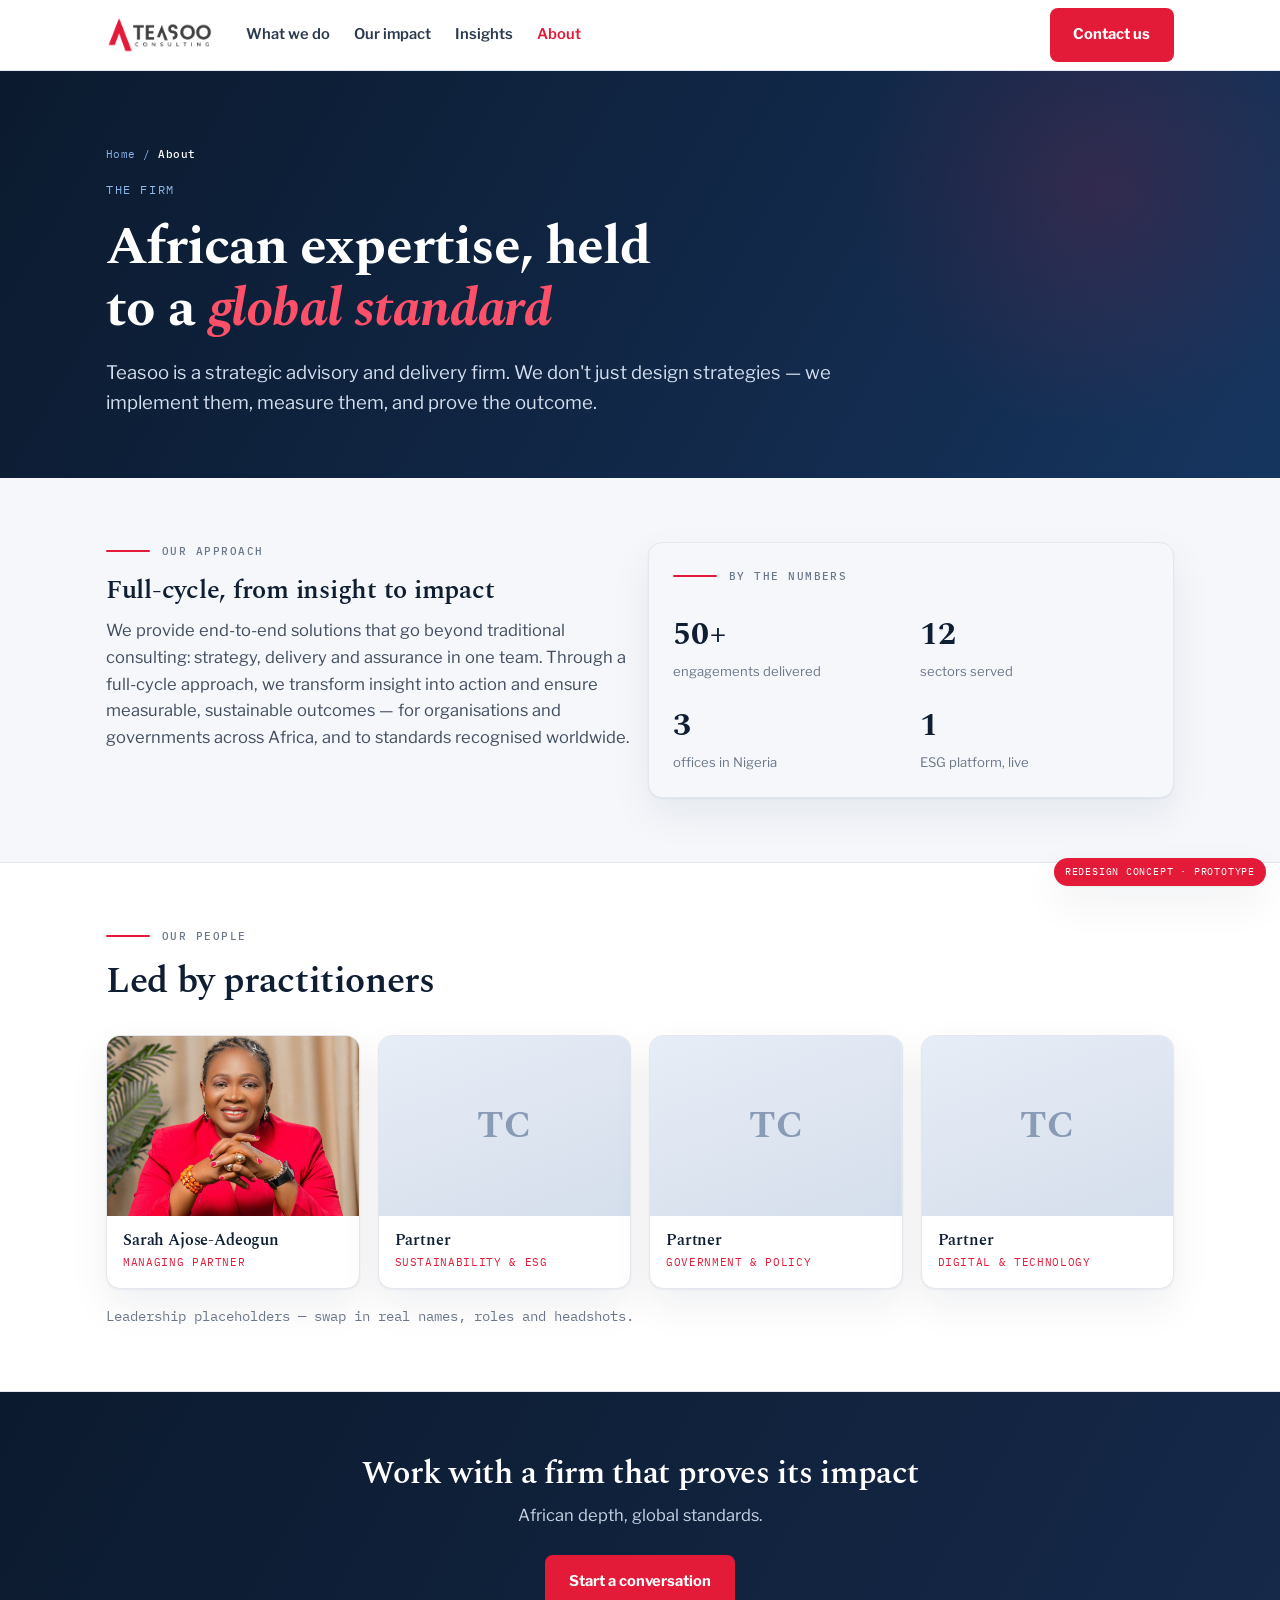
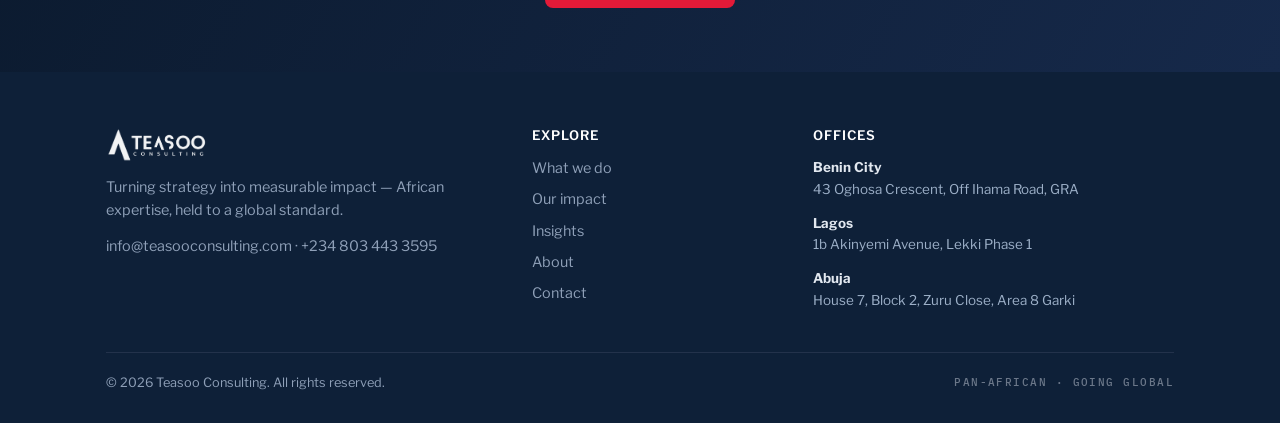
<file: redesign-about.html>
<!DOCTYPE html>
<html lang="en">
<head>
<meta charset="UTF-8">
<meta name="viewport" content="width=device-width, initial-scale=1">
<title>About — Teasoo Consulting</title>
<meta name="description" content="About Teasoo Consulting — a strategic advisory and delivery firm bringing African expertise to a global standard.">
<link rel="preconnect" href="https://fonts.googleapis.com">
<link rel="preconnect" href="https://fonts.gstatic.com" crossorigin>
<link rel="stylesheet" href="https://fonts.googleapis.com/css2?family=Spectral:ital,wght@0,400;0,500;0,600;0,700;1,400&family=Libre+Franklin:wght@400;500;600;700&family=IBM+Plex+Mono:wght@400;500;600&display=swap">
<link rel="stylesheet" href="assets/redesign.css">

</head>
<body>
<header class="nav">
  <div class="wrap">
    <a class="logo" href="redesign-home.html"><img src="assets/img/teasoo-logo-full.png" alt="Teasoo Consulting"></a>
    <div class="links" id="menu"><a href="redesign-capability-esg.html">What we do</a><a href="redesign-impact.html">Our impact</a><a href="redesign-insights.html">Insights</a><a href="redesign-about.html" class="on">About</a></div>
    <span class="sp"></span>
    <a class="btn btn--red" href="redesign-contact.html">Contact us</a>
    <button class="nav-toggle" id="tg" aria-label="Menu"><span></span><span></span><span></span></button>
  </div>
</header>

<section class="phero">
  <div class="wrap">
    <p class="crumb-in"><a href="redesign-home.html">Home</a> / <b>About</b></p>
    <p class="eyebrow">The firm</p>
    <h1>African expertise, held to a <em>global standard</em></h1>
    <p class="dek">Teasoo is a strategic advisory and delivery firm. We don't just design strategies — we implement them, measure them, and prove the outcome.</p>
  </div>
</section>
<section class="sec">
  <div class="wrap">
    <div class="grid g2" style="margin-top:0;align-items:start">
      <div><div class="eyebrow-row"><span class="rule"></span><span class="lbl">Our approach</span></div>
        <h2 style="font-size:1.6rem;margin-bottom:12px">Full-cycle, from insight to impact</h2>
        <p style="color:var(--body)">We provide end-to-end solutions that go beyond traditional consulting: strategy, delivery and assurance in one team. Through a full-cycle approach, we transform insight into action and ensure measurable, sustainable outcomes — for organisations and governments across Africa, and to standards recognised worldwide.</p>
      </div>
      <div class="card" style="background:var(--bg)"><div class="eyebrow-row"><span class="rule"></span><span class="lbl">By the numbers</span></div>
        <div class="grid g2" style="margin-top:8px;gap:18px">
          <div><div class="num" style="font-family:var(--serif);font-size:2rem;font-weight:700;color:var(--ink)">50+</div><div style="font-size:.82rem;color:var(--muted)">engagements delivered</div></div>
          <div><div class="num" style="font-family:var(--serif);font-size:2rem;font-weight:700;color:var(--ink)">12</div><div style="font-size:.82rem;color:var(--muted)">sectors served</div></div>
          <div><div class="num" style="font-family:var(--serif);font-size:2rem;font-weight:700;color:var(--ink)">3</div><div style="font-size:.82rem;color:var(--muted)">offices in Nigeria</div></div>
          <div><div class="num" style="font-family:var(--serif);font-size:2rem;font-weight:700;color:var(--ink)">1</div><div style="font-size:.82rem;color:var(--muted)">ESG platform, live</div></div>
        </div>
      </div>
    </div>
  </div>
</section>
<section class="sec sec--soft">
  <div class="wrap">
    <div class="sec-head"><div class="eyebrow-row"><span class="rule"></span><span class="lbl">Our people</span></div><h2>Led by practitioners</h2></div>
    <div class="people">
      <div class="person"><div class="pph" style="background-image:url('assets/img/home-mp-hub.jpg')"></div><div class="pb"><h3>Sarah Ajose-Adeogun</h3><div class="role">Managing Partner</div></div></div>
      <div class="person"><div class="pph" style="display:flex;align-items:center;justify-content:center"><span style="font-family:var(--serif);font-size:2.4rem;color:#8a9bb5;font-weight:700">TC</span></div><div class="pb"><h3>Partner</h3><div class="role">Sustainability &amp; ESG</div></div></div>
      <div class="person"><div class="pph" style="display:flex;align-items:center;justify-content:center"><span style="font-family:var(--serif);font-size:2.4rem;color:#8a9bb5;font-weight:700">TC</span></div><div class="pb"><h3>Partner</h3><div class="role">Government &amp; Policy</div></div></div>
      <div class="person"><div class="pph" style="display:flex;align-items:center;justify-content:center"><span style="font-family:var(--serif);font-size:2.4rem;color:#8a9bb5;font-weight:700">TC</span></div><div class="pb"><h3>Partner</h3><div class="role">Digital &amp; Technology</div></div></div>
    </div>
    <p style="color:var(--muted);font-size:.85rem;margin-top:16px;font-family:var(--mono)">Leadership placeholders — swap in real names, roles and headshots.</p>
  </div>
</section>
<section class="cta-band"><div class="wrap"><h2>Work with a firm that proves its impact</h2><p>African depth, global standards.</p><div class="row"><a class="btn btn--red" href="redesign-contact.html">Start a conversation</a></div></div></section>

<footer>
  <div class="wrap">
    <div class="fg">
      <div>
        <img class="flogo" src="assets/img/teasoo-logo-full.png" alt="Teasoo Consulting">
        <p style="max-width:38ch">Turning strategy into measurable impact — African expertise, held to a global standard.</p>
        <p style="margin-top:12px"><a href="mailto:info@teasooconsulting.com">info@teasooconsulting.com</a> &middot; +234 803 443 3595</p>
      </div>
      <div>
        <h4>Explore</h4>
        <ul>
          <li><a href="redesign-capability-esg.html">What we do</a></li>
          <li><a href="redesign-impact.html">Our impact</a></li>
          <li><a href="redesign-insights.html">Insights</a></li>
          <li><a href="redesign-about.html">About</a></li>
          <li><a href="redesign-contact.html">Contact</a></li>
        </ul>
      </div>
      <div>
        <h4>Offices</h4>
        <div class="off">
          <span><b>Benin City</b>43 Oghosa Crescent, Off Ihama Road, GRA</span>
          <span><b>Lagos</b>1b Akinyemi Avenue, Lekki Phase 1</span>
          <span><b>Abuja</b>House 7, Block 2, Zuru Close, Area 8 Garki</span>
        </div>
      </div>
    </div>
    <div class="bar"><span>&copy; 2026 Teasoo Consulting. All rights reserved.</span><span class="lbl">Pan-African &middot; going global</span></div>
  </div>
</footer>
<span class="concept-flag">Redesign concept &middot; prototype</span>
<script>
  var t=document.getElementById('tg'),m=document.getElementById('menu');
  if(t){t.addEventListener('click',function(){m.classList.toggle('open')});}
</script>
</body>
</html>
</file>
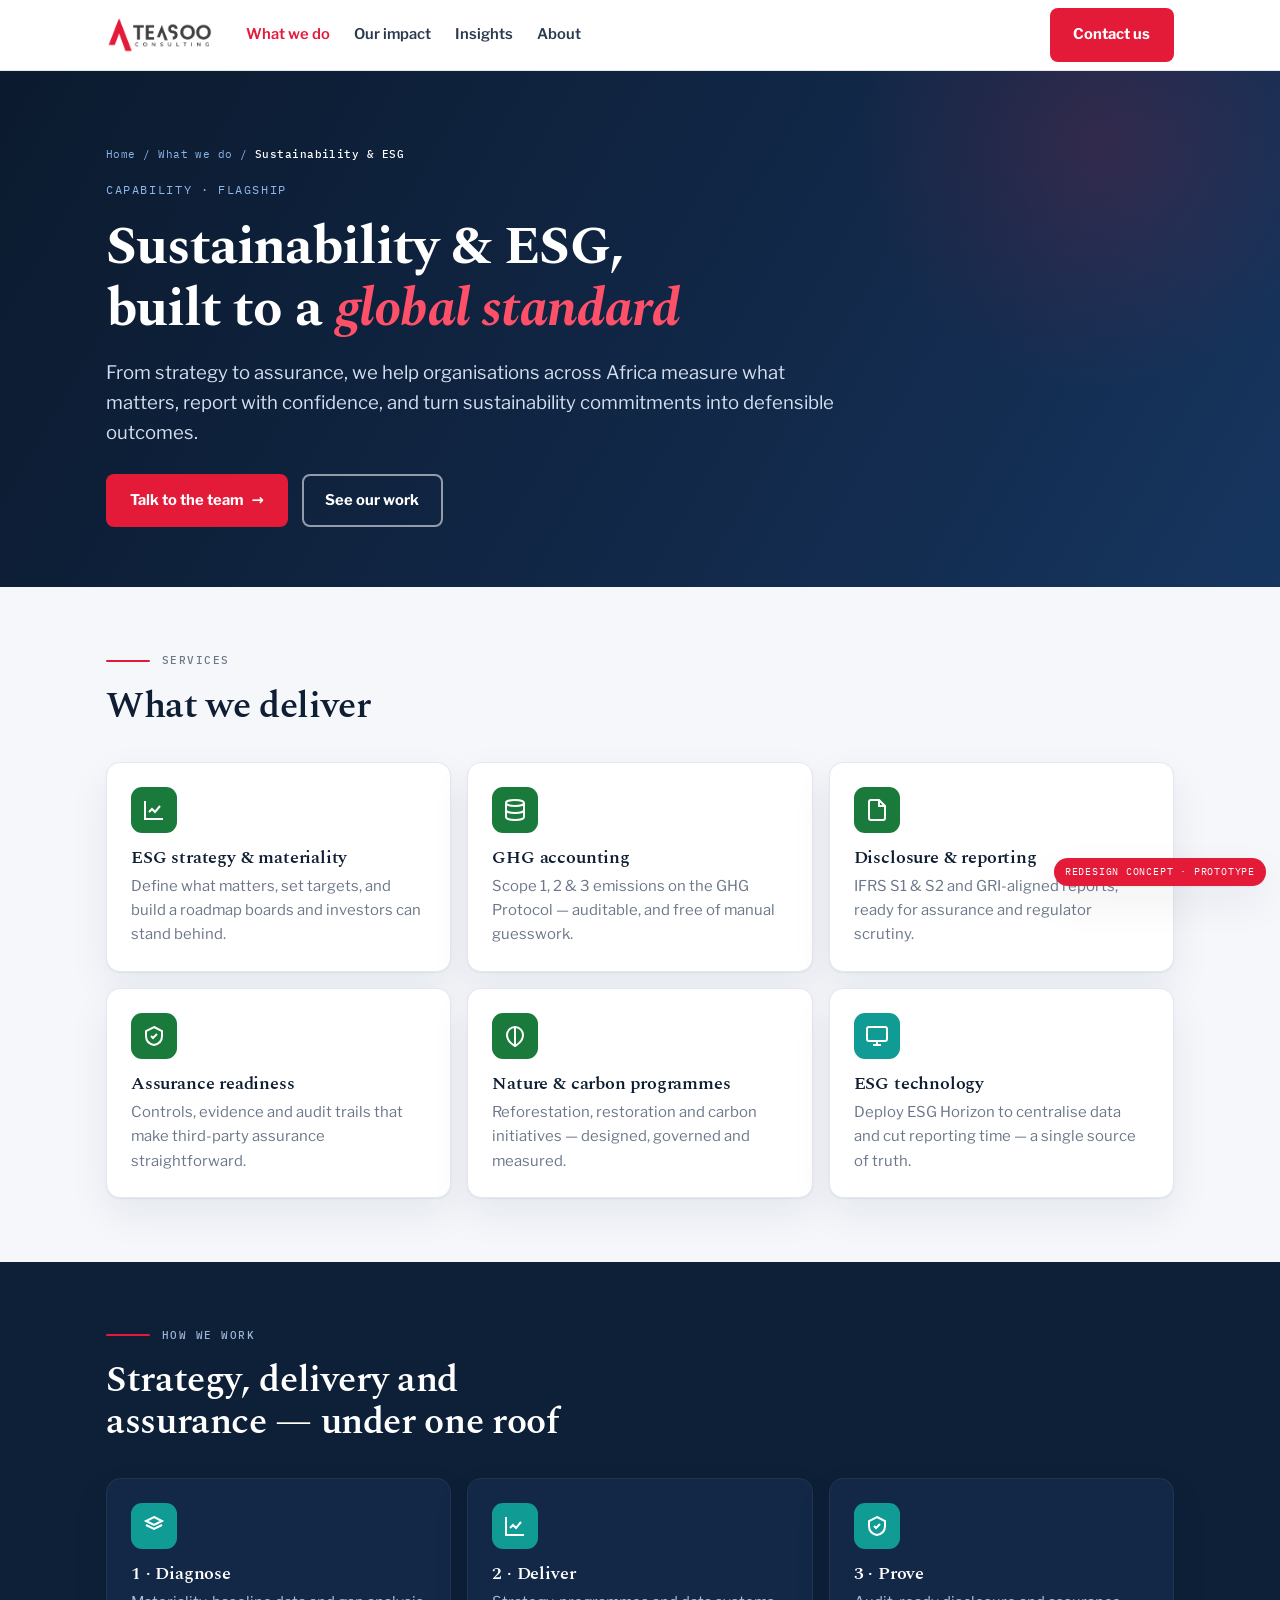
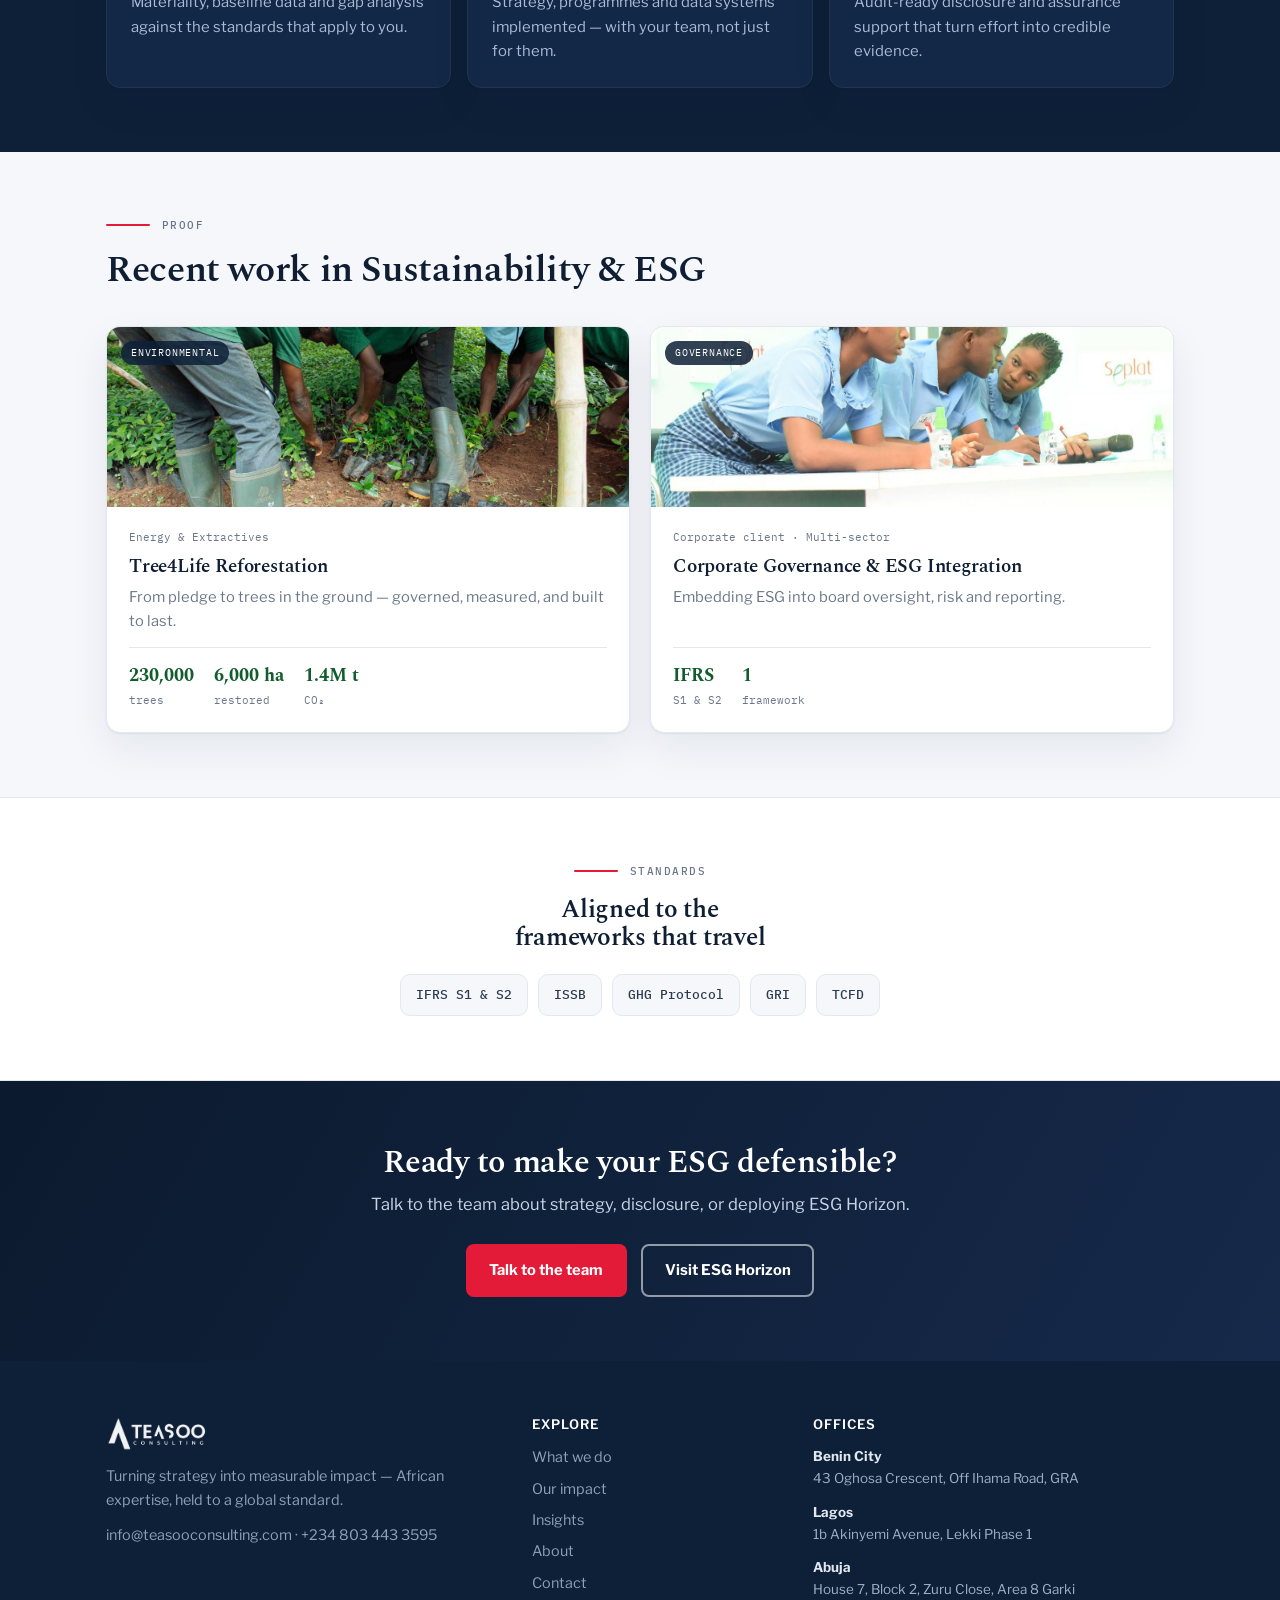
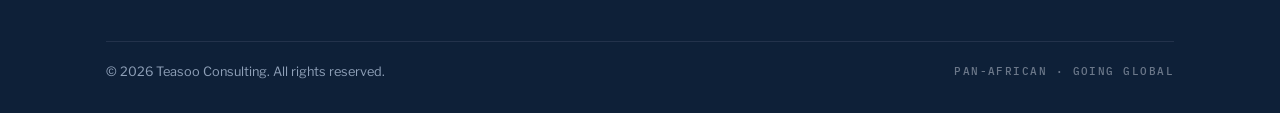
<file: redesign-capability-esg.html>
<!DOCTYPE html>
<html lang="en">
<head>
<meta charset="UTF-8">
<meta name="viewport" content="width=device-width, initial-scale=1">
<title>Sustainability & ESG — Teasoo</title>
<meta name="description" content="Teasoo's flagship Sustainability & ESG capability — strategy, GHG accounting, IFRS/ISSB disclosure, assurance and ESG technology, built to a global standard.">
<link rel="preconnect" href="https://fonts.googleapis.com">
<link rel="preconnect" href="https://fonts.gstatic.com" crossorigin>
<link rel="stylesheet" href="https://fonts.googleapis.com/css2?family=Spectral:ital,wght@0,400;0,500;0,600;0,700;1,400&family=Libre+Franklin:wght@400;500;600;700&family=IBM+Plex+Mono:wght@400;500;600&display=swap">
<link rel="stylesheet" href="assets/redesign.css">

</head>
<body>
<header class="nav">
  <div class="wrap">
    <a class="logo" href="redesign-home.html"><img src="assets/img/teasoo-logo-full.png" alt="Teasoo Consulting"></a>
    <div class="links" id="menu"><a href="redesign-capability-esg.html" class="on">What we do</a><a href="redesign-impact.html">Our impact</a><a href="redesign-insights.html">Insights</a><a href="redesign-about.html">About</a></div>
    <span class="sp"></span>
    <a class="btn btn--red" href="redesign-contact.html">Contact us</a>
    <button class="nav-toggle" id="tg" aria-label="Menu"><span></span><span></span><span></span></button>
  </div>
</header>

<section class="phero">
  <div class="wrap">
    <p class="crumb-in"><a href="redesign-home.html">Home</a> / <a href="redesign-capability-esg.html">What we do</a> / <b>Sustainability &amp; ESG</b></p>
    <p class="eyebrow">Capability &middot; Flagship</p>
    <h1>Sustainability &amp; ESG, built to a <em>global standard</em></h1>
    <p class="dek">From strategy to assurance, we help organisations across Africa measure what matters, report with confidence, and turn sustainability commitments into defensible outcomes.</p>
    <div class="cta"><a class="btn btn--red" href="redesign-contact.html">Talk to the team <span class="arrow">&rarr;</span></a><a class="btn btn--ghost" href="redesign-impact.html">See our work</a></div>
  </div>
</section>

<section class="sec">
  <div class="wrap">
    <div class="sec-head"><div class="eyebrow-row"><span class="rule"></span><span class="lbl">Services</span></div><h2>What we deliver</h2></div>
    <div class="grid g3">
      <div class="card"><div class="ci" style="background:var(--green)"><svg viewBox="0 0 24 24"><path d="M3 3v18h18"/><path d="M7 14l3-3 3 3 5-6"/></svg></div><h3>ESG strategy &amp; materiality</h3><p>Define what matters, set targets, and build a roadmap boards and investors can stand behind.</p></div>
      <div class="card"><div class="ci" style="background:var(--green)"><svg viewBox="0 0 24 24"><ellipse cx="12" cy="5" rx="9" ry="3"/><path d="M3 5v14c0 1.7 4 3 9 3s9-1.3 9-3V5M3 12c0 1.7 4 3 9 3s9-1.3 9-3"/></svg></div><h3>GHG accounting</h3><p>Scope 1, 2 &amp; 3 emissions on the GHG Protocol — auditable, and free of manual guesswork.</p></div>
      <div class="card"><div class="ci" style="background:var(--green)"><svg viewBox="0 0 24 24"><path d="M14 2H6a2 2 0 0 0-2 2v16a2 2 0 0 0 2 2h12a2 2 0 0 0 2-2V8Z"/><path d="M14 2v6h6"/></svg></div><h3>Disclosure &amp; reporting</h3><p>IFRS S1 &amp; S2 and GRI-aligned reports, ready for assurance and regulator scrutiny.</p></div>
      <div class="card"><div class="ci" style="background:var(--green)"><svg viewBox="0 0 24 24"><path d="M12 3l8 4v5c0 5-3.5 8-8 9-4.5-1-8-4-8-9V7l8-4Z"/><path d="M9 12l2 2 4-4"/></svg></div><h3>Assurance readiness</h3><p>Controls, evidence and audit trails that make third-party assurance straightforward.</p></div>
      <div class="card"><div class="ci" style="background:var(--green)"><svg viewBox="0 0 24 24"><path d="M12 22s8-4 8-11a8 8 0 0 0-16 0c0 7 8 11 8 11Z"/><path d="M12 2v20"/></svg></div><h3>Nature &amp; carbon programmes</h3><p>Reforestation, restoration and carbon initiatives — designed, governed and measured.</p></div>
      <div class="card"><div class="ci" style="background:var(--teal)"><svg viewBox="0 0 24 24"><rect x="2" y="3" width="20" height="14" rx="2"/><path d="M8 21h8M12 17v4"/></svg></div><h3>ESG technology</h3><p>Deploy ESG Horizon to centralise data and cut reporting time — a single source of truth.</p></div>
    </div>
  </div>
</section>

<section class="sec sec--navy">
  <div class="wrap">
    <div class="sec-head"><div class="eyebrow-row"><span class="rule"></span><span class="lbl" style="color:#9db4d6">How we work</span></div><h2>Strategy, delivery and assurance — under one roof</h2></div>
    <div class="grid g3">
      <div class="card" style="background:#132846;border-color:#22344f"><div class="ci" style="background:var(--teal)"><svg viewBox="0 0 24 24"><path d="M12 3l8 4-8 4-8-4 8-4Z"/><path d="M4 11l8 4 8-4"/></svg></div><h3 style="color:#fff">1 &middot; Diagnose</h3><p style="color:#a9bcd8">Materiality, baseline data and gap analysis against the standards that apply to you.</p></div>
      <div class="card" style="background:#132846;border-color:#22344f"><div class="ci" style="background:var(--teal)"><svg viewBox="0 0 24 24"><path d="M3 3v18h18"/><path d="M7 14l3-3 3 3 5-6"/></svg></div><h3 style="color:#fff">2 &middot; Deliver</h3><p style="color:#a9bcd8">Strategy, programmes and data systems implemented — with your team, not just for them.</p></div>
      <div class="card" style="background:#132846;border-color:#22344f"><div class="ci" style="background:var(--teal)"><svg viewBox="0 0 24 24"><path d="M12 3l8 4v5c0 5-3.5 8-8 9-4.5-1-8-4-8-9V7l8-4Z"/><path d="M9 12l2 2 4-4"/></svg></div><h3 style="color:#fff">3 &middot; Prove</h3><p style="color:#a9bcd8">Audit-ready disclosure and assurance support that turn effort into credible evidence.</p></div>
    </div>
  </div>
</section>

<section class="sec">
  <div class="wrap">
    <div class="sec-head" style="margin-bottom:26px"><div class="eyebrow-row"><span class="rule"></span><span class="lbl">Proof</span></div><h2>Recent work in Sustainability &amp; ESG</h2></div>
    <div class="cs-grid">
      <a class="cs-card" href="redesign-tree4life-case-study.html"><div class="cim" style="background-image:url('assets/img/t4l2-planting.jpg')"><span class="badge">Environmental</span></div>
        <div class="cb"><div class="cmeta">Energy &amp; Extractives</div><h3>Tree4Life Reforestation</h3><p>From pledge to trees in the ground — governed, measured, and built to last.</p>
          <div class="metrics"><div><div class="n">230,000</div><div class="l">trees</div></div><div><div class="n">6,000 ha</div><div class="l">restored</div></div><div><div class="n">1.4M t</div><div class="l">CO&#8322;</div></div></div></div></a>
      <a class="cs-card" href="redesign-impact.html"><div class="cim" style="background-image:url('assets/img/community-students.jpg')"><span class="badge">Governance</span></div>
        <div class="cb"><div class="cmeta">Corporate client &middot; Multi-sector</div><h3>Corporate Governance &amp; ESG Integration</h3><p>Embedding ESG into board oversight, risk and reporting.</p>
          <div class="metrics"><div><div class="n">IFRS</div><div class="l">S1 &amp; S2</div></div><div><div class="n">1</div><div class="l">framework</div></div></div></div></a>
    </div>
  </div>
</section>

<section class="sec sec--soft center">
  <div class="wrap">
    <div class="eyebrow-row center" style="justify-content:center"><span class="rule"></span><span class="lbl">Standards</span></div>
    <h2 style="max-width:24ch;margin:0 auto">Aligned to the frameworks that travel</h2>
    <div class="chips center" style="margin-top:22px"><span class="chip-std">IFRS S1 &amp; S2</span><span class="chip-std">ISSB</span><span class="chip-std">GHG Protocol</span><span class="chip-std">GRI</span><span class="chip-std">TCFD</span></div>
  </div>
</section>

<section class="cta-band">
  <div class="wrap"><h2>Ready to make your ESG defensible?</h2><p>Talk to the team about strategy, disclosure, or deploying ESG Horizon.</p>
    <div class="row"><a class="btn btn--red" href="redesign-contact.html">Talk to the team</a><a class="btn btn--ghost" href="https://esghorizon.africa/" target="_blank" rel="noopener">Visit ESG Horizon</a></div></div>
</section>

<footer>
  <div class="wrap">
    <div class="fg">
      <div>
        <img class="flogo" src="assets/img/teasoo-logo-full.png" alt="Teasoo Consulting">
        <p style="max-width:38ch">Turning strategy into measurable impact — African expertise, held to a global standard.</p>
        <p style="margin-top:12px"><a href="mailto:info@teasooconsulting.com">info@teasooconsulting.com</a> &middot; +234 803 443 3595</p>
      </div>
      <div>
        <h4>Explore</h4>
        <ul>
          <li><a href="redesign-capability-esg.html">What we do</a></li>
          <li><a href="redesign-impact.html">Our impact</a></li>
          <li><a href="redesign-insights.html">Insights</a></li>
          <li><a href="redesign-about.html">About</a></li>
          <li><a href="redesign-contact.html">Contact</a></li>
        </ul>
      </div>
      <div>
        <h4>Offices</h4>
        <div class="off">
          <span><b>Benin City</b>43 Oghosa Crescent, Off Ihama Road, GRA</span>
          <span><b>Lagos</b>1b Akinyemi Avenue, Lekki Phase 1</span>
          <span><b>Abuja</b>House 7, Block 2, Zuru Close, Area 8 Garki</span>
        </div>
      </div>
    </div>
    <div class="bar"><span>&copy; 2026 Teasoo Consulting. All rights reserved.</span><span class="lbl">Pan-African &middot; going global</span></div>
  </div>
</footer>
<span class="concept-flag">Redesign concept &middot; prototype</span>
<script>
  var t=document.getElementById('tg'),m=document.getElementById('menu');
  if(t){t.addEventListener('click',function(){m.classList.toggle('open')});}
</script>
</body>
</html>
</file>
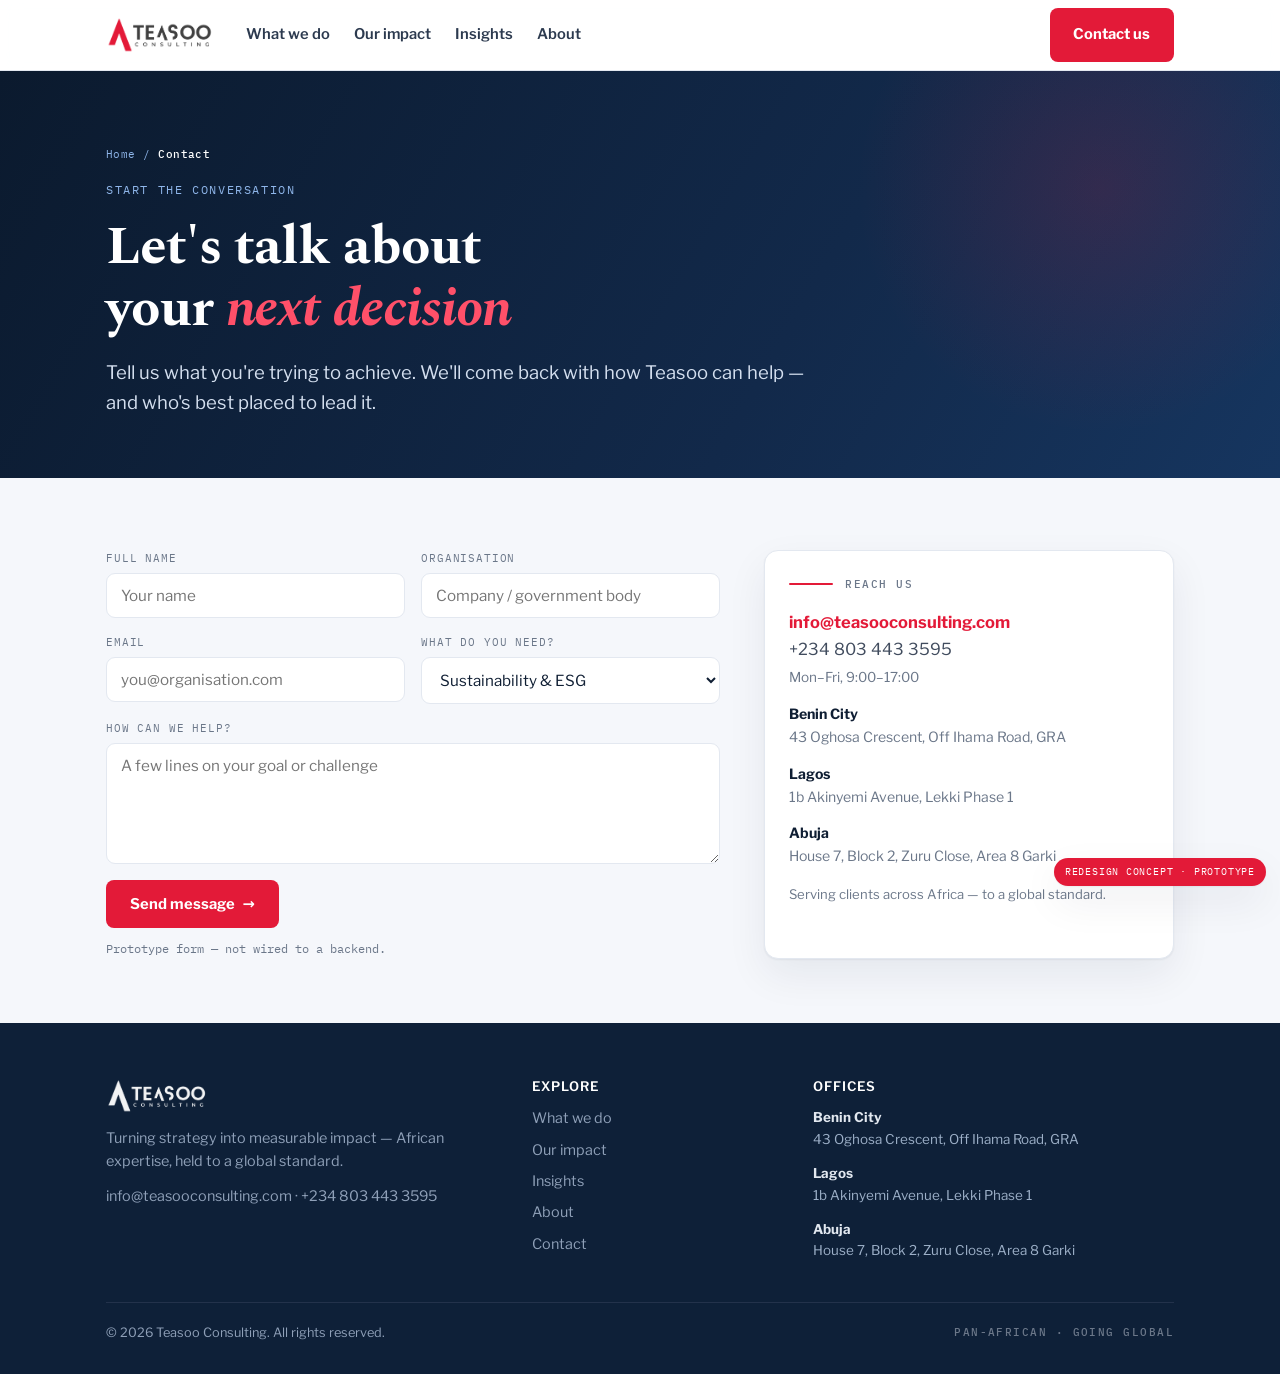
<file: redesign-contact.html>
<!DOCTYPE html>
<html lang="en">
<head>
<meta charset="UTF-8">
<meta name="viewport" content="width=device-width, initial-scale=1">
<title>Contact — Teasoo Consulting</title>
<meta name="description" content="Contact Teasoo Consulting — start a conversation about strategy, sustainability, governance, people or technology.">
<link rel="preconnect" href="https://fonts.googleapis.com">
<link rel="preconnect" href="https://fonts.gstatic.com" crossorigin>
<link rel="stylesheet" href="https://fonts.googleapis.com/css2?family=Spectral:ital,wght@0,400;0,500;0,600;0,700;1,400&family=Libre+Franklin:wght@400;500;600;700&family=IBM+Plex+Mono:wght@400;500;600&display=swap">
<link rel="stylesheet" href="assets/redesign.css">

</head>
<body>
<header class="nav">
  <div class="wrap">
    <a class="logo" href="redesign-home.html"><img src="assets/img/teasoo-logo-full.png" alt="Teasoo Consulting"></a>
    <div class="links" id="menu"><a href="redesign-capability-esg.html">What we do</a><a href="redesign-impact.html">Our impact</a><a href="redesign-insights.html">Insights</a><a href="redesign-about.html">About</a></div>
    <span class="sp"></span>
    <a class="btn btn--red" href="redesign-contact.html">Contact us</a>
    <button class="nav-toggle" id="tg" aria-label="Menu"><span></span><span></span><span></span></button>
  </div>
</header>

<section class="phero">
  <div class="wrap">
    <p class="crumb-in"><a href="redesign-home.html">Home</a> / <b>Contact</b></p>
    <p class="eyebrow">Start the conversation</p>
    <h1>Let's talk about your <em>next decision</em></h1>
    <p class="dek">Tell us what you're trying to achieve. We'll come back with how Teasoo can help — and who's best placed to lead it.</p>
  </div>
</section>
<section class="sec">
  <div class="wrap">
    <div class="form">
      <form onsubmit="return false">
        <div class="grid g2" style="margin-top:0;gap:16px">
          <div class="field"><label>Full name</label><input type="text" placeholder="Your name"></div>
          <div class="field"><label>Organisation</label><input type="text" placeholder="Company / government body"></div>
        </div>
        <div class="grid g2" style="margin-top:0;gap:16px">
          <div class="field"><label>Email</label><input type="email" placeholder="you@organisation.com"></div>
          <div class="field"><label>What do you need?</label><select><option>Sustainability &amp; ESG</option><option>Strategy &amp; Advisory</option><option>Government &amp; Policy</option><option>People &amp; Organisation</option><option>Digital &amp; Technology (ESG Horizon)</option></select></div>
        </div>
        <div class="field"><label>How can we help?</label><textarea rows="5" placeholder="A few lines on your goal or challenge"></textarea></div>
        <button class="btn btn--red" type="submit">Send message <span class="arrow">&rarr;</span></button>
        <p style="font-family:var(--mono);font-size:.72rem;color:var(--muted);margin-top:12px">Prototype form — not wired to a backend.</p>
      </form>
      <aside class="contact-side">
        <div class="eyebrow-row"><span class="rule"></span><span class="lbl">Reach us</span></div>
        <p style="margin-bottom:14px"><a href="mailto:info@teasooconsulting.com" style="color:var(--red);font-weight:700">info@teasooconsulting.com</a><br>+234 803 443 3595<br><span style="color:var(--muted);font-size:.85rem">Mon–Fri, 9:00–17:00</span></p>
        <div class="off">
          <span><b>Benin City</b>43 Oghosa Crescent, Off Ihama Road, GRA</span>
          <span><b>Lagos</b>1b Akinyemi Avenue, Lekki Phase 1</span>
          <span><b>Abuja</b>House 7, Block 2, Zuru Close, Area 8 Garki</span>
        </div>
        <p style="margin-top:16px;font-size:.82rem;color:var(--muted)">Serving clients across Africa — to a global standard.</p>
      </aside>
    </div>
  </div>
</section>

<footer>
  <div class="wrap">
    <div class="fg">
      <div>
        <img class="flogo" src="assets/img/teasoo-logo-full.png" alt="Teasoo Consulting">
        <p style="max-width:38ch">Turning strategy into measurable impact — African expertise, held to a global standard.</p>
        <p style="margin-top:12px"><a href="mailto:info@teasooconsulting.com">info@teasooconsulting.com</a> &middot; +234 803 443 3595</p>
      </div>
      <div>
        <h4>Explore</h4>
        <ul>
          <li><a href="redesign-capability-esg.html">What we do</a></li>
          <li><a href="redesign-impact.html">Our impact</a></li>
          <li><a href="redesign-insights.html">Insights</a></li>
          <li><a href="redesign-about.html">About</a></li>
          <li><a href="redesign-contact.html">Contact</a></li>
        </ul>
      </div>
      <div>
        <h4>Offices</h4>
        <div class="off">
          <span><b>Benin City</b>43 Oghosa Crescent, Off Ihama Road, GRA</span>
          <span><b>Lagos</b>1b Akinyemi Avenue, Lekki Phase 1</span>
          <span><b>Abuja</b>House 7, Block 2, Zuru Close, Area 8 Garki</span>
        </div>
      </div>
    </div>
    <div class="bar"><span>&copy; 2026 Teasoo Consulting. All rights reserved.</span><span class="lbl">Pan-African &middot; going global</span></div>
  </div>
</footer>
<span class="concept-flag">Redesign concept &middot; prototype</span>
<script>
  var t=document.getElementById('tg'),m=document.getElementById('menu');
  if(t){t.addEventListener('click',function(){m.classList.toggle('open')});}
</script>
</body>
</html>
</file>
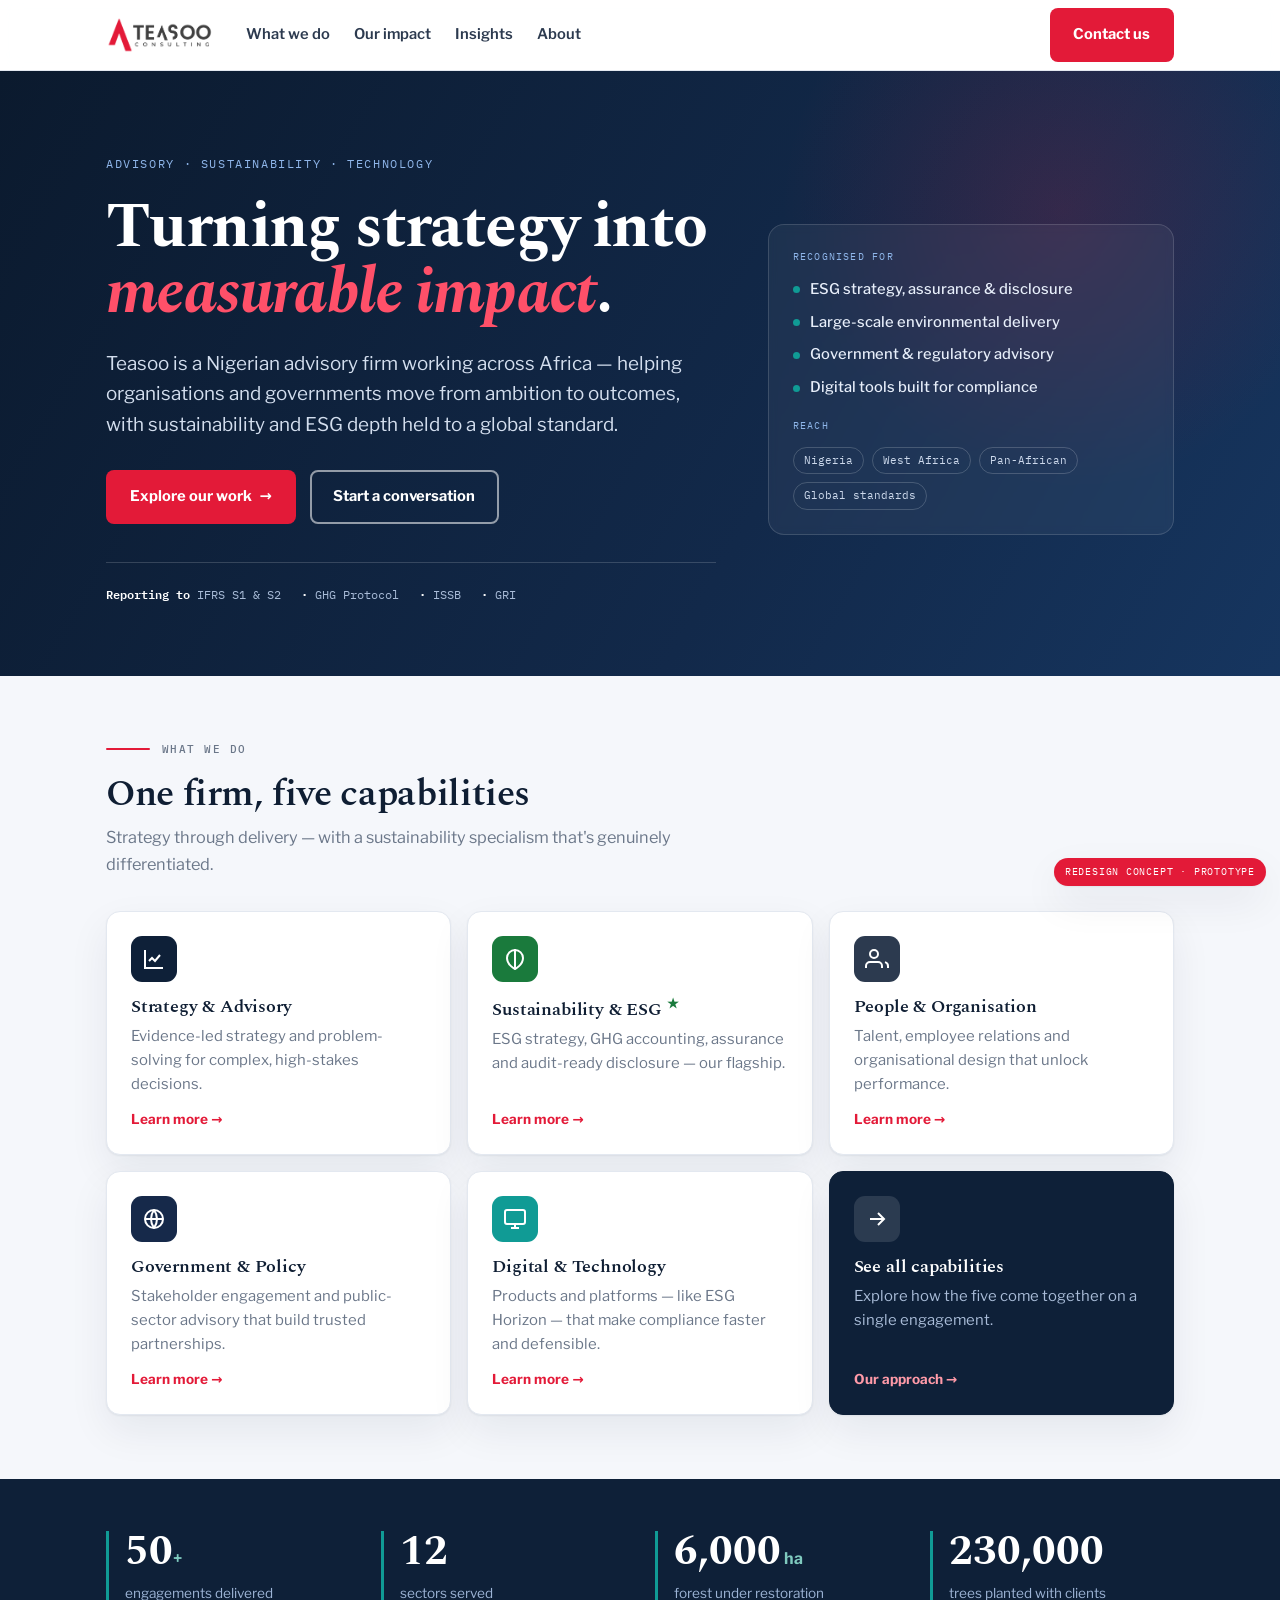
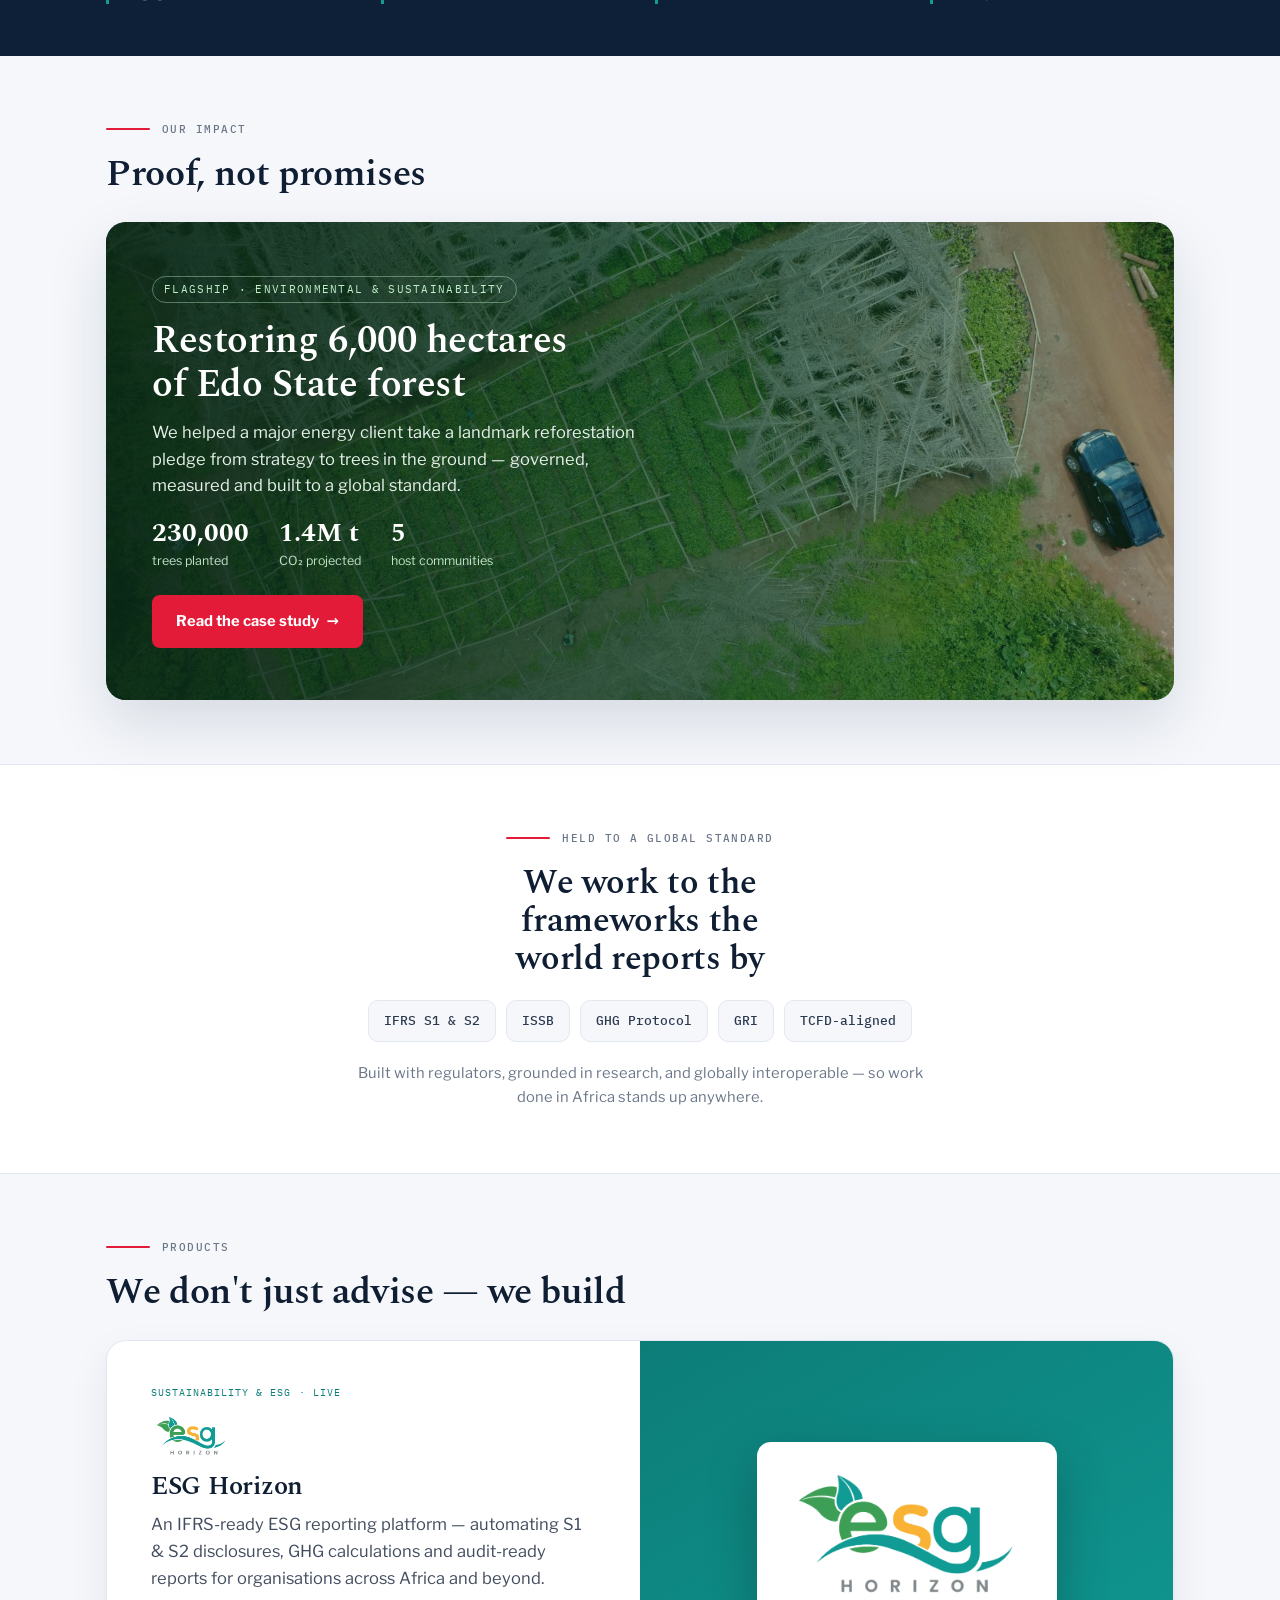
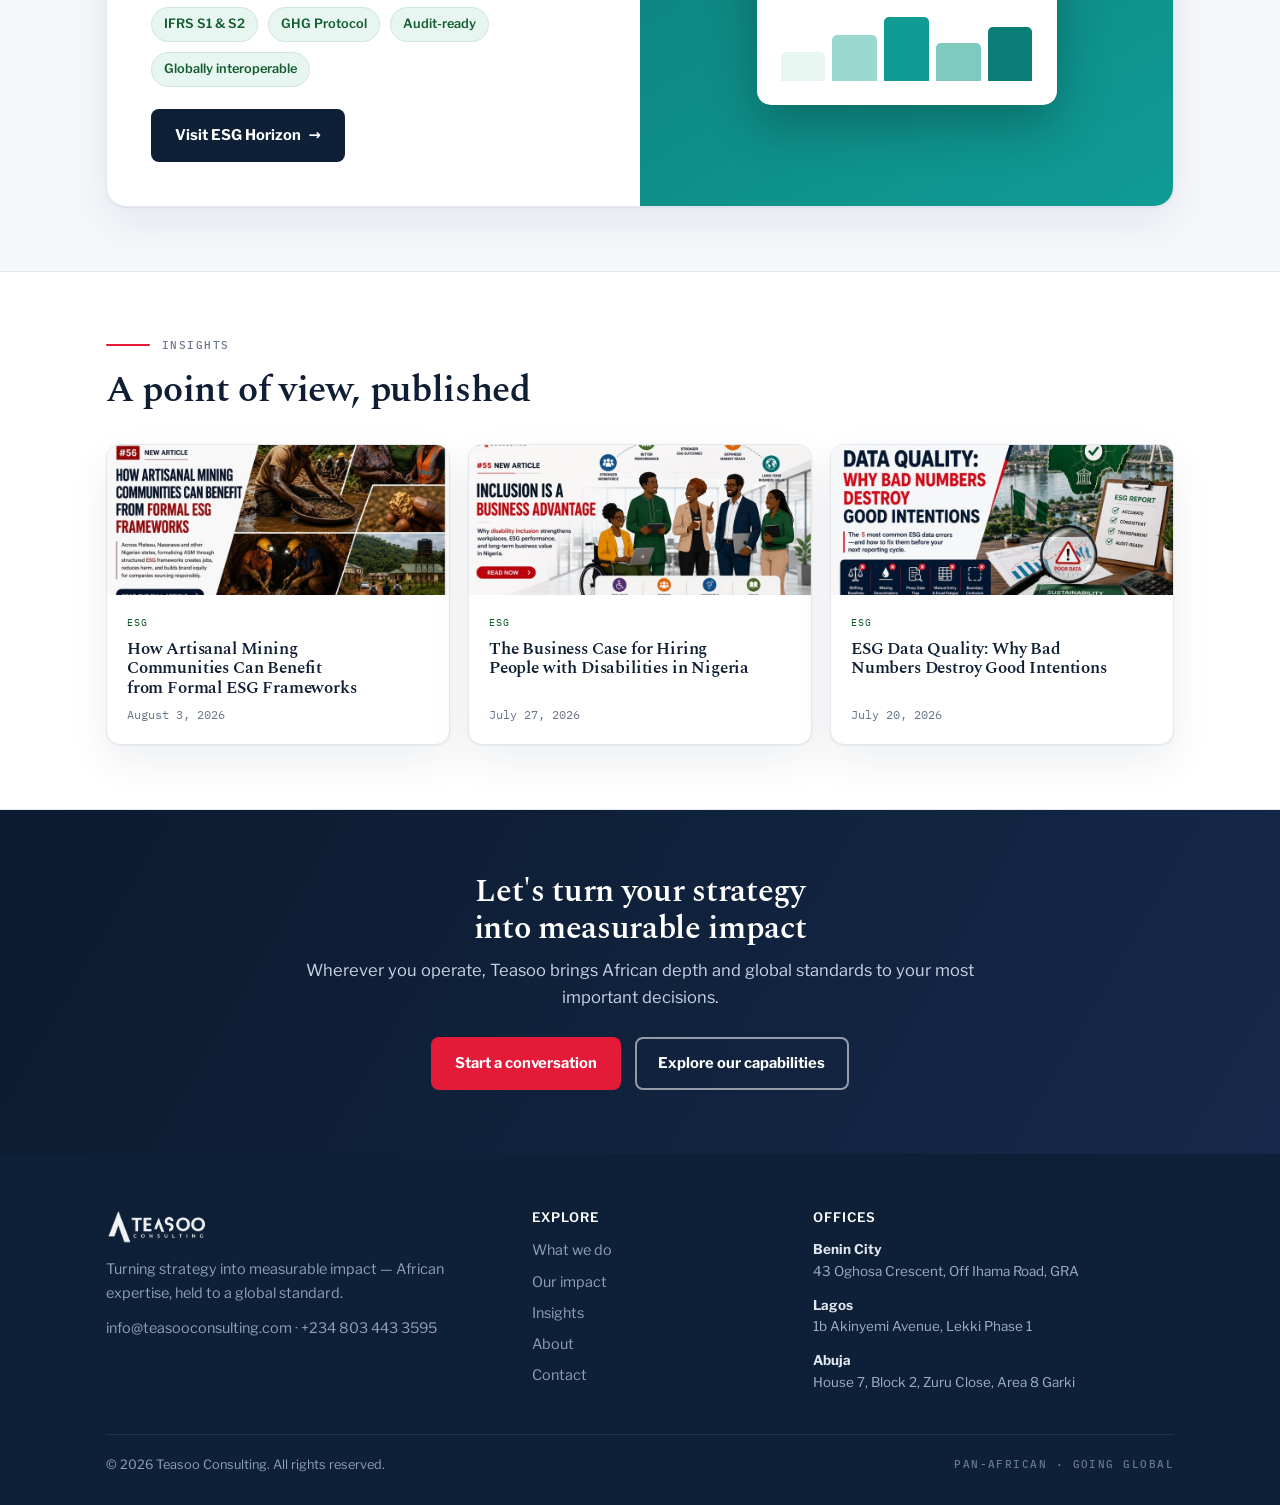
<file: redesign-home.html>
<!DOCTYPE html>
<html lang="en">
<head>
<meta charset="UTF-8">
<meta name="viewport" content="width=device-width, initial-scale=1">
<title>Teasoo Consulting — Home Redesign</title>
<meta name="description" content="Teasoo Consulting — a Nigerian advisory firm working across Africa, turning strategy into measurable impact with ESG depth held to a global standard.">
<link rel="preconnect" href="https://fonts.googleapis.com">
<link rel="preconnect" href="https://fonts.gstatic.com" crossorigin>
<link rel="stylesheet" href="https://fonts.googleapis.com/css2?family=Spectral:ital,wght@0,400;0,500;0,600;0,700;1,400&family=Libre+Franklin:wght@400;500;600;700&family=IBM+Plex+Mono:wght@400;500;600&display=swap">
<link rel="stylesheet" href="assets/redesign.css">
<style>
.hero{background:linear-gradient(120deg,#0b1a2e 0%,#12294a 62%,#193f70 130%);color:#fff;position:relative;overflow:hidden}
.hero::before{content:"";position:absolute;right:-8%;top:-30%;width:640px;height:640px;border-radius:50%;background:radial-gradient(circle,rgba(227,26,56,.16),transparent 62%);pointer-events:none}
.hero .wrap{position:relative;display:grid;grid-template-columns:1.35fr .9fr;gap:52px;align-items:center;padding:84px 26px 72px}
.hero .eyebrow{font-family:var(--mono);font-size:.72rem;letter-spacing:.14em;text-transform:uppercase;color:#8fb6ea;margin-bottom:20px}
.hero h1{color:#fff;font-size:clamp(2.4rem,5.2vw,4rem);font-weight:700;letter-spacing:-.025em;line-height:1.04}
.hero h1 em{font-style:italic;color:#ff5069}
.hero .dek{color:#d3deee;font-size:1.18rem;max-width:50ch;margin-top:22px}
.hero .cta{display:flex;gap:14px;flex-wrap:wrap;margin-top:30px}
.hero .proof{display:flex;gap:20px;flex-wrap:wrap;margin-top:38px;padding-top:22px;border-top:1px solid rgba(255,255,255,.16)}
.hero .proof span{font-family:var(--mono);font-size:.74rem;color:#a9bcd8}.hero .proof b{color:#fff;font-weight:600}
.cred{background:rgba(255,255,255,.05);border:1px solid rgba(255,255,255,.14);border-radius:16px;padding:24px;backdrop-filter:blur(4px)}
.cred .ct{font-family:var(--mono);font-size:.64rem;letter-spacing:.12em;text-transform:uppercase;color:#8fb6ea;margin-bottom:12px}
.cred ul{list-style:none;margin:0 0 18px;padding:0;display:flex;flex-direction:column;gap:9px}
.cred li{display:flex;align-items:center;gap:10px;color:#e7eefa;font-size:.92rem;font-weight:500}
.cred li .dot{width:7px;height:7px;border-radius:50%;background:var(--teal);flex:none}
.cred .reach{display:flex;gap:8px;flex-wrap:wrap}
.cred .reach span{font-family:var(--mono);font-size:.68rem;color:#cdd9ec;border:1px solid rgba(255,255,255,.18);border-radius:999px;padding:4px 10px}
@media (max-width:860px){.hero .wrap{grid-template-columns:1fr;gap:34px;padding:64px 26px 54px}}
.prodf{display:grid;grid-template-columns:1fr 1fr;border-radius:20px;overflow:hidden;border:1px solid var(--line);box-shadow:var(--shadow);background:var(--paper)}
.prodf .pl{padding:44px}.prodf img.logo{height:44px;margin-bottom:14px}
.prodf h3{font-size:1.6rem}.prodf p{margin-top:10px}
.prodf .pr{background:linear-gradient(150deg,#0d7d78,#109b95);display:flex;align-items:center;justify-content:center;padding:40px}
.prodf .pr .pc{background:#fff;border-radius:14px;box-shadow:0 20px 50px rgba(0,0,0,.25);padding:24px;width:100%;max-width:300px}
.prodf .pr .bars{display:flex;gap:7px;align-items:flex-end;height:64px;margin-top:14px}
.prodf .pr .bars i{flex:1;border-radius:5px 5px 0 0}
.prodf .pr .bars i:nth-child(1){height:45%;background:#e8f6f2}.prodf .pr .bars i:nth-child(2){height:72%;background:#9bd8cf}.prodf .pr .bars i:nth-child(3){height:100%;background:#109b95}.prodf .pr .bars i:nth-child(4){height:60%;background:#7fcabf}.prodf .pr .bars i:nth-child(5){height:85%;background:#0d7d78}
@media(max-width:820px){.prodf{grid-template-columns:1fr}.prodf .pr{order:-1}}
</style>
</head>
<body>
<header class="nav">
  <div class="wrap">
    <a class="logo" href="redesign-home.html"><img src="assets/img/teasoo-logo-full.png" alt="Teasoo Consulting"></a>
    <div class="links" id="menu"><a href="redesign-capability-esg.html">What we do</a><a href="redesign-impact.html">Our impact</a><a href="redesign-insights.html">Insights</a><a href="redesign-about.html">About</a></div>
    <span class="sp"></span>
    <a class="btn btn--red" href="redesign-contact.html">Contact us</a>
    <button class="nav-toggle" id="tg" aria-label="Menu"><span></span><span></span><span></span></button>
  </div>
</header>

<section class="hero">
  <div class="wrap">
    <div>
      <p class="eyebrow">Advisory &middot; Sustainability &middot; Technology</p>
      <h1>Turning strategy into <em>measurable impact</em>.</h1>
      <p class="dek">Teasoo is a Nigerian advisory firm working across Africa — helping organisations and governments move from ambition to outcomes, with sustainability and ESG depth held to a global standard.</p>
      <div class="cta">
        <a class="btn btn--red" href="redesign-impact.html">Explore our work <span class="arrow">&rarr;</span></a>
        <a class="btn btn--ghost" href="redesign-contact.html">Start a conversation</a>
      </div>
      <div class="proof"><span><b>Reporting to</b> IFRS S1 &amp; S2</span><span><b>&middot;</b> GHG Protocol</span><span><b>&middot;</b> ISSB</span><span><b>&middot;</b> GRI</span></div>
    </div>
    <aside class="cred">
      <div class="ct">Recognised for</div>
      <ul>
        <li><span class="dot"></span> ESG strategy, assurance &amp; disclosure</li>
        <li><span class="dot"></span> Large-scale environmental delivery</li>
        <li><span class="dot"></span> Government &amp; regulatory advisory</li>
        <li><span class="dot"></span> Digital tools built for compliance</li>
      </ul>
      <div class="ct">Reach</div>
      <div class="reach"><span>Nigeria</span><span>West Africa</span><span>Pan-African</span><span>Global standards</span></div>
    </aside>
  </div>
</section>

<section class="sec">
  <div class="wrap">
    <div class="sec-head"><div class="eyebrow-row"><span class="rule"></span><span class="lbl">What we do</span></div>
      <h2>One firm, five capabilities</h2><p>Strategy through delivery — with a sustainability specialism that's genuinely differentiated.</p></div>
    <div class="grid g3">
      <a class="card" href="redesign-capability-esg.html"><div class="ci" style="background:var(--navy)"><svg viewBox="0 0 24 24"><path d="M3 3v18h18"/><path d="M7 14l3-3 3 3 5-6"/></svg></div><h3>Strategy &amp; Advisory</h3><p>Evidence-led strategy and problem-solving for complex, high-stakes decisions.</p><span class="go">Learn more &rarr;</span></a>
      <a class="card" href="redesign-capability-esg.html"><div class="ci" style="background:var(--green)"><svg viewBox="0 0 24 24"><path d="M12 22s8-4 8-11a8 8 0 0 0-16 0c0 7 8 11 8 11Z"/><path d="M12 2v20"/></svg></div><h3>Sustainability &amp; ESG <span style="color:var(--green);font-size:.8rem;vertical-align:super">&#9733;</span></h3><p>ESG strategy, GHG accounting, assurance and audit-ready disclosure — our flagship.</p><span class="go">Learn more &rarr;</span></a>
      <a class="card" href="redesign-capability-esg.html"><div class="ci" style="background:var(--graphite)"><svg viewBox="0 0 24 24"><path d="M17 21v-2a4 4 0 0 0-4-4H5a4 4 0 0 0-4 4v2"/><circle cx="9" cy="7" r="4"/><path d="M23 21v-2a4 4 0 0 0-3-3.9"/></svg></div><h3>People &amp; Organisation</h3><p>Talent, employee relations and organisational design that unlock performance.</p><span class="go">Learn more &rarr;</span></a>
      <a class="card" href="redesign-capability-esg.html"><div class="ci" style="background:var(--navy2)"><svg viewBox="0 0 24 24"><circle cx="12" cy="12" r="9"/><path d="M3 12h18M12 3a15 15 0 0 1 0 18M12 3a15 15 0 0 0 0 18"/></svg></div><h3>Government &amp; Policy</h3><p>Stakeholder engagement and public-sector advisory that build trusted partnerships.</p><span class="go">Learn more &rarr;</span></a>
      <a class="card" href="redesign-capability-esg.html"><div class="ci" style="background:var(--teal)"><svg viewBox="0 0 24 24"><rect x="2" y="3" width="20" height="14" rx="2"/><path d="M8 21h8M12 17v4"/></svg></div><h3>Digital &amp; Technology</h3><p>Products and platforms — like ESG Horizon — that make compliance faster and defensible.</p><span class="go">Learn more &rarr;</span></a>
      <a class="card" href="redesign-capability-esg.html" style="background:var(--navy);color:#fff;border-color:var(--navy)"><div class="ci" style="background:rgba(255,255,255,.12)"><svg viewBox="0 0 24 24"><path d="M5 12h14M13 6l6 6-6 6"/></svg></div><h3 style="color:#fff">See all capabilities</h3><p style="color:#a9bcd8">Explore how the five come together on a single engagement.</p><span class="go" style="color:#ff9aa8">Our approach &rarr;</span></a>
    </div>
  </div>
</section>

<section class="band">
  <div class="wrap">
    <div class="m"><div class="n">50<small>+</small></div><div class="l">engagements delivered</div></div>
    <div class="m"><div class="n">12</div><div class="l">sectors served</div></div>
    <div class="m"><div class="n">6,000<small> ha</small></div><div class="l">forest under restoration</div></div>
    <div class="m"><div class="n">230,000</div><div class="l">trees planted with clients</div></div>
  </div>
</section>

<section class="sec">
  <div class="wrap">
    <div class="sec-head" style="margin-bottom:26px"><div class="eyebrow-row"><span class="rule"></span><span class="lbl">Our impact</span></div><h2>Proof, not promises</h2></div>
    <div class="flag">
      <div class="flag__bg" style="background-image:url('assets/img/t4l-aerial.jpg')"></div>
      <div class="in">
        <span class="tg">Flagship &middot; Environmental &amp; Sustainability</span>
        <h2>Restoring 6,000 hectares of Edo State forest</h2>
        <p>We helped a major energy client take a landmark reforestation pledge from strategy to trees in the ground — governed, measured and built to a global standard.</p>
        <div class="fm"><div><div class="n">230,000</div><div class="l">trees planted</div></div><div><div class="n">1.4M t</div><div class="l">CO&#8322; projected</div></div><div><div class="n">5</div><div class="l">host communities</div></div></div>
        <a class="btn btn--red" href="redesign-tree4life-case-study.html">Read the case study <span class="arrow">&rarr;</span></a>
      </div>
    </div>
  </div>
</section>

<section class="sec sec--soft center">
  <div class="wrap">
    <div class="eyebrow-row center" style="justify-content:center"><span class="rule"></span><span class="lbl">Held to a global standard</span></div>
    <h2 style="font-size:clamp(1.5rem,3.2vw,2.1rem);max-width:22ch;margin:0 auto">We work to the frameworks the world reports by</h2>
    <div class="chips center" style="margin-top:22px"><span class="chip-std">IFRS S1 &amp; S2</span><span class="chip-std">ISSB</span><span class="chip-std">GHG Protocol</span><span class="chip-std">GRI</span><span class="chip-std">TCFD-aligned</span></div>
    <p style="color:var(--muted);font-size:.92rem;margin-top:20px;max-width:60ch;margin-left:auto;margin-right:auto">Built with regulators, grounded in research, and globally interoperable — so work done in Africa stands up anywhere.</p>
  </div>
</section>

<section class="sec">
  <div class="wrap">
    <div class="sec-head" style="margin-bottom:26px"><div class="eyebrow-row"><span class="rule"></span><span class="lbl">Products</span></div><h2>We don't just advise — we build</h2></div>
    <div class="prodf">
      <div class="pl">
        <span class="tagline">Sustainability &amp; ESG &middot; Live</span>
        <img class="logo" src="assets/img/esg-horizon-logo.png" alt="ESG Horizon">
        <h3>ESG Horizon</h3>
        <p>An IFRS-ready ESG reporting platform — automating S1 &amp; S2 disclosures, GHG calculations and audit-ready reports for organisations across Africa and beyond.</p>
        <div class="chips" style="margin:16px 0 22px"><span class="chip-g">IFRS S1 &amp; S2</span><span class="chip-g">GHG Protocol</span><span class="chip-g">Audit-ready</span><span class="chip-g">Globally interoperable</span></div>
        <a class="btn btn--dark" href="https://esghorizon.africa/" target="_blank" rel="noopener">Visit ESG Horizon <span class="arrow">&rarr;</span></a>
      </div>
      <div class="pr"><div class="pc"><img src="assets/img/esg-horizon-logo.png" alt="ESG Horizon"><div class="bars"><i></i><i></i><i></i><i></i><i></i></div></div></div>
    </div>
  </div>
</section>

<section class="sec sec--soft">
  <div class="wrap">
    <div class="sec-head"><div class="eyebrow-row"><span class="rule"></span><span class="lbl">Insights</span></div><h2>A point of view, published</h2></div>
    <div class="ins">
      <a class="ins-card" href="redesign-insights.html"><div class="im" style="background-image:url('assets/img/home-trend-mining.jpg')"></div><div class="ib"><span class="tag">ESG</span><h3>How Artisanal Mining Communities Can Benefit from Formal ESG Frameworks</h3><span class="date">August 3, 2026</span></div></a>
      <a class="ins-card" href="redesign-insights.html"><div class="im" style="background-image:url('assets/img/home-trend-inclusion.jpg')"></div><div class="ib"><span class="tag">ESG</span><h3>The Business Case for Hiring People with Disabilities in Nigeria</h3><span class="date">July 27, 2026</span></div></a>
      <a class="ins-card" href="redesign-insights.html"><div class="im" style="background-image:url('assets/img/home-trend-data.jpg')"></div><div class="ib"><span class="tag">ESG</span><h3>ESG Data Quality: Why Bad Numbers Destroy Good Intentions</h3><span class="date">July 20, 2026</span></div></a>
    </div>
  </div>
</section>

<section class="cta-band">
  <div class="wrap">
    <h2>Let's turn your strategy into measurable impact</h2>
    <p>Wherever you operate, Teasoo brings African depth and global standards to your most important decisions.</p>
    <div class="row"><a class="btn btn--red" href="redesign-contact.html">Start a conversation</a><a class="btn btn--ghost" href="redesign-capability-esg.html">Explore our capabilities</a></div>
  </div>
</section>

<footer>
  <div class="wrap">
    <div class="fg">
      <div>
        <img class="flogo" src="assets/img/teasoo-logo-full.png" alt="Teasoo Consulting">
        <p style="max-width:38ch">Turning strategy into measurable impact — African expertise, held to a global standard.</p>
        <p style="margin-top:12px"><a href="mailto:info@teasooconsulting.com">info@teasooconsulting.com</a> &middot; +234 803 443 3595</p>
      </div>
      <div>
        <h4>Explore</h4>
        <ul>
          <li><a href="redesign-capability-esg.html">What we do</a></li>
          <li><a href="redesign-impact.html">Our impact</a></li>
          <li><a href="redesign-insights.html">Insights</a></li>
          <li><a href="redesign-about.html">About</a></li>
          <li><a href="redesign-contact.html">Contact</a></li>
        </ul>
      </div>
      <div>
        <h4>Offices</h4>
        <div class="off">
          <span><b>Benin City</b>43 Oghosa Crescent, Off Ihama Road, GRA</span>
          <span><b>Lagos</b>1b Akinyemi Avenue, Lekki Phase 1</span>
          <span><b>Abuja</b>House 7, Block 2, Zuru Close, Area 8 Garki</span>
        </div>
      </div>
    </div>
    <div class="bar"><span>&copy; 2026 Teasoo Consulting. All rights reserved.</span><span class="lbl">Pan-African &middot; going global</span></div>
  </div>
</footer>
<span class="concept-flag">Redesign concept &middot; prototype</span>
<script>
  var t=document.getElementById('tg'),m=document.getElementById('menu');
  if(t){t.addEventListener('click',function(){m.classList.toggle('open')});}
</script>
</body>
</html>
</file>
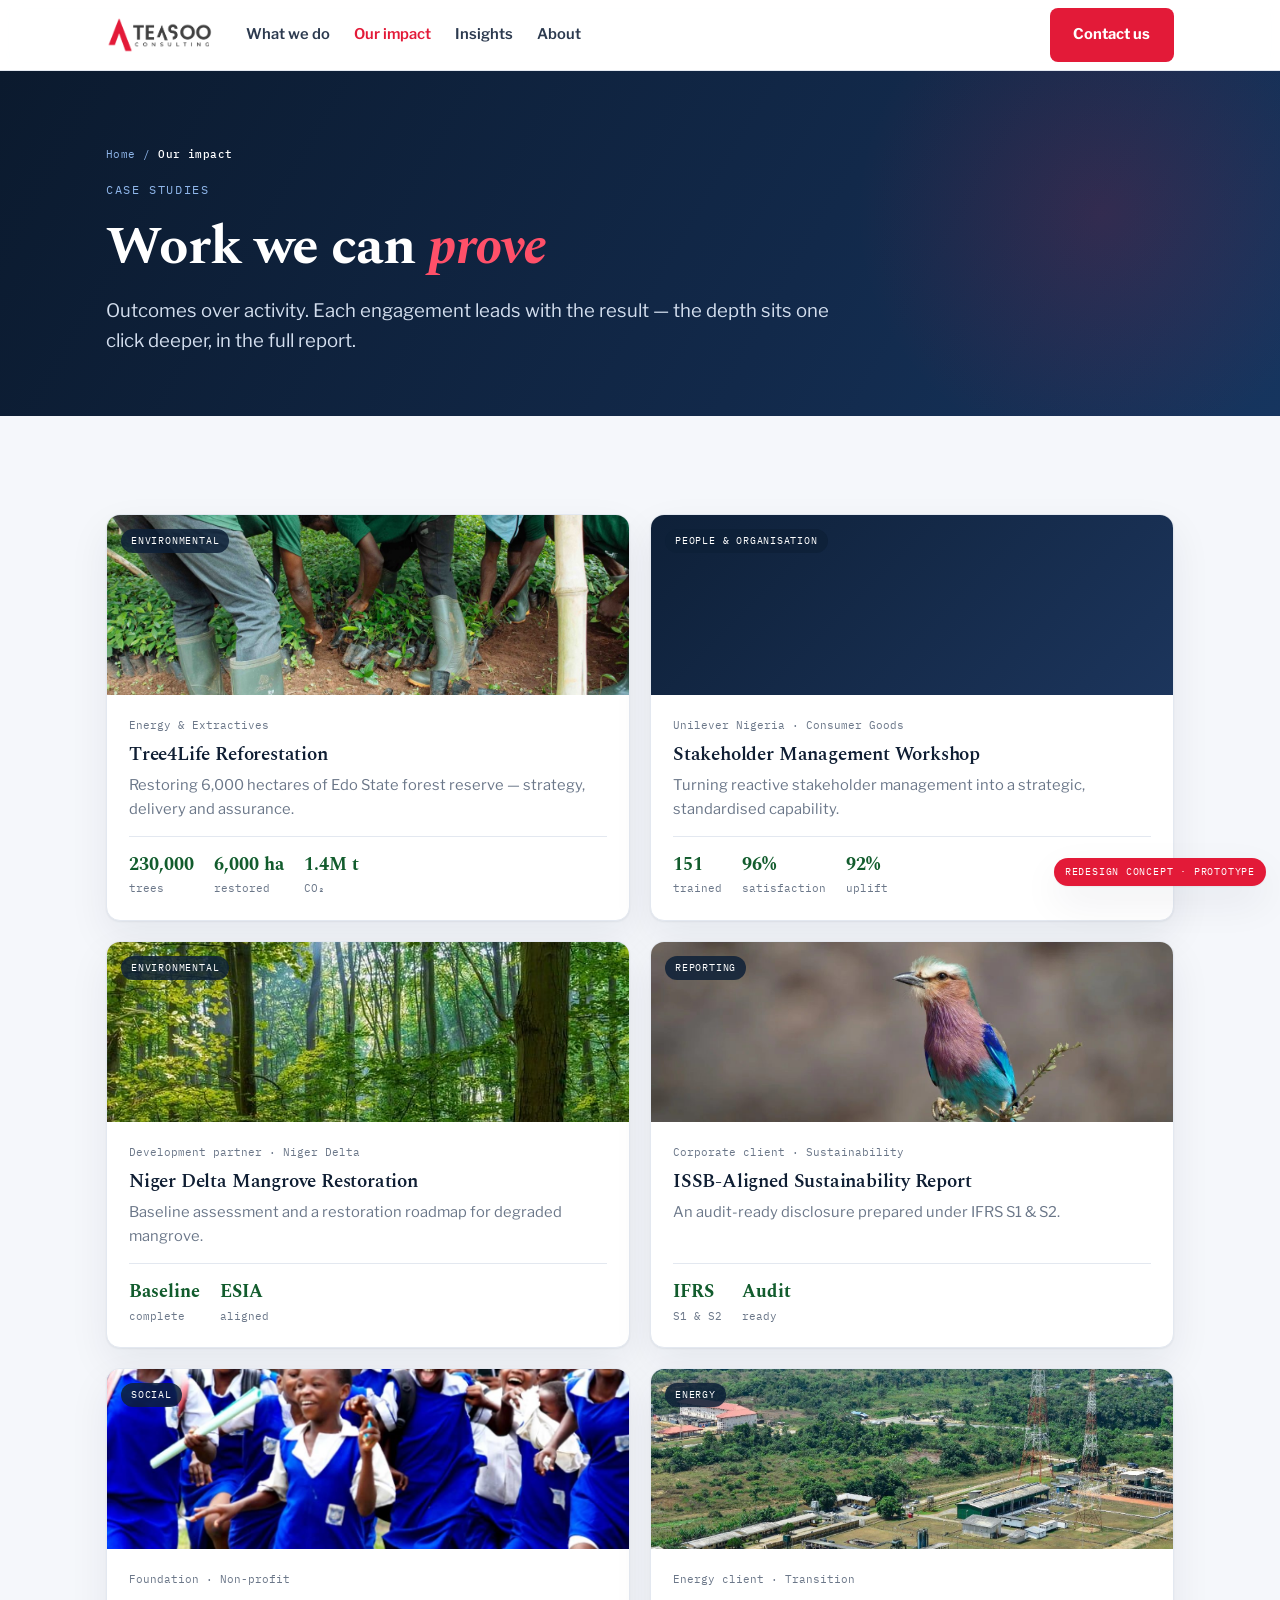
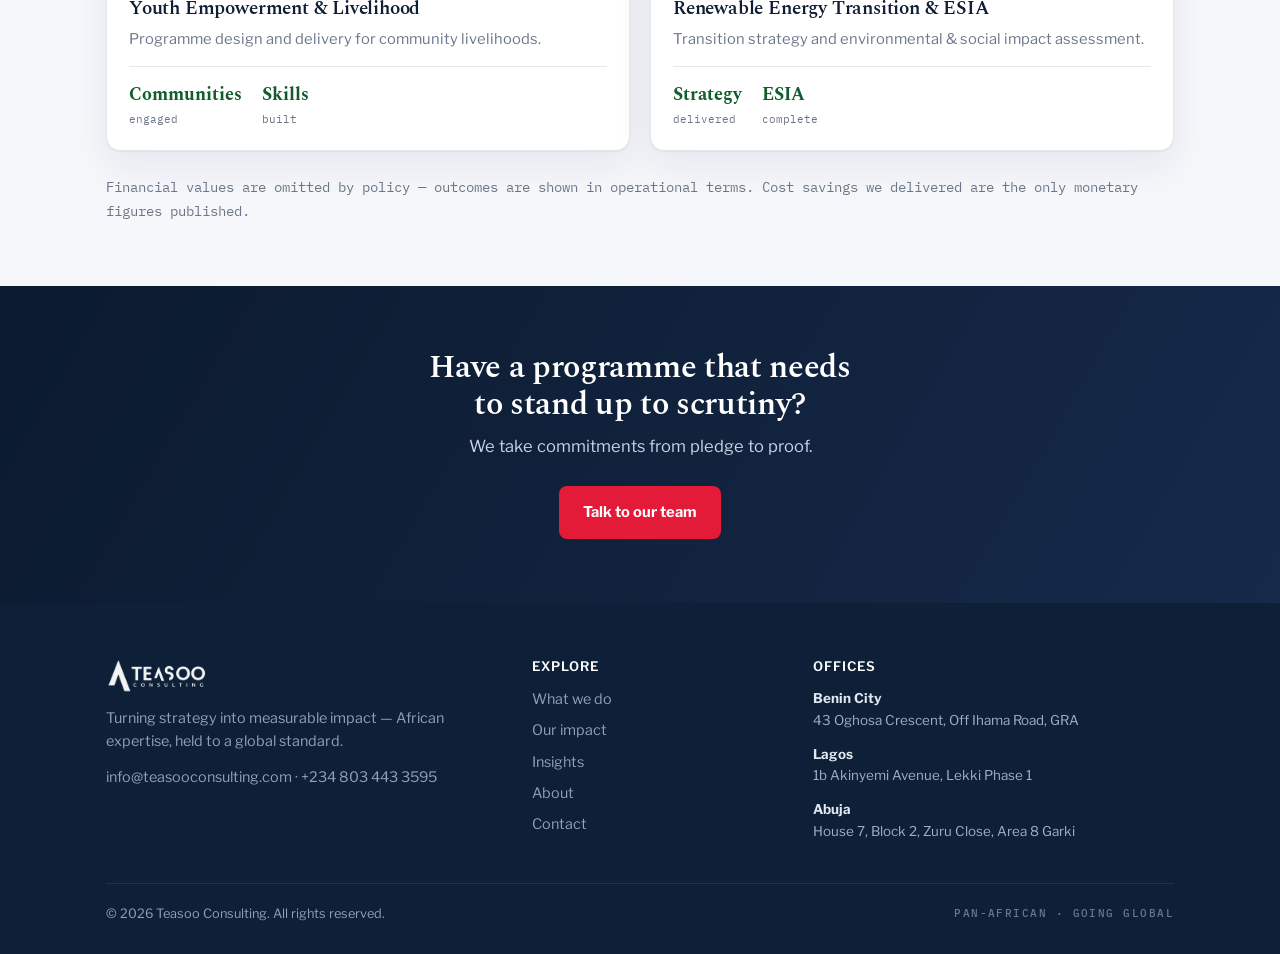
<file: redesign-impact.html>
<!DOCTYPE html>
<html lang="en">
<head>
<meta charset="UTF-8">
<meta name="viewport" content="width=device-width, initial-scale=1">
<title>Our Impact — Teasoo</title>
<meta name="description" content="Teasoo Consulting case studies — outcomes over activity, across sustainability, governance, social and energy engagements.">
<link rel="preconnect" href="https://fonts.googleapis.com">
<link rel="preconnect" href="https://fonts.gstatic.com" crossorigin>
<link rel="stylesheet" href="https://fonts.googleapis.com/css2?family=Spectral:ital,wght@0,400;0,500;0,600;0,700;1,400&family=Libre+Franklin:wght@400;500;600;700&family=IBM+Plex+Mono:wght@400;500;600&display=swap">
<link rel="stylesheet" href="assets/redesign.css">

</head>
<body>
<header class="nav">
  <div class="wrap">
    <a class="logo" href="redesign-home.html"><img src="assets/img/teasoo-logo-full.png" alt="Teasoo Consulting"></a>
    <div class="links" id="menu"><a href="redesign-capability-esg.html">What we do</a><a href="redesign-impact.html" class="on">Our impact</a><a href="redesign-insights.html">Insights</a><a href="redesign-about.html">About</a></div>
    <span class="sp"></span>
    <a class="btn btn--red" href="redesign-contact.html">Contact us</a>
    <button class="nav-toggle" id="tg" aria-label="Menu"><span></span><span></span><span></span></button>
  </div>
</header>

<section class="phero">
  <div class="wrap">
    <p class="crumb-in"><a href="redesign-home.html">Home</a> / <b>Our impact</b></p>
    <p class="eyebrow">Case studies</p>
    <h1>Work we can <em>prove</em></h1>
    <p class="dek">Outcomes over activity. Each engagement leads with the result — the depth sits one click deeper, in the full report.</p>
  </div>
</section>
<section class="sec">
  <div class="wrap">
    <div class="cs-grid">
      <a class="cs-card" href="redesign-tree4life-case-study.html"><div class="cim" style="background-image:url('assets/img/t4l2-planting.jpg')"><span class="badge">Environmental</span></div>
      <div class="cb"><div class="cmeta">Energy &amp; Extractives</div><h3>Tree4Life Reforestation</h3><p>Restoring 6,000 hectares of Edo State forest reserve — strategy, delivery and assurance.</p><div class="metrics"><div><div class="n">230,000</div><div class="l">trees</div></div><div><div class="n">6,000 ha</div><div class="l">restored</div></div><div><div class="n">1.4M t</div><div class="l">CO&#8322;</div></div></div></div></a>
      <a class="cs-card" href="redesign-unilever-case-study.html"><div class="cim" style="background:linear-gradient(135deg,#0e2038,#1c355c);display:flex;align-items:flex-end"><span class="badge">People &amp; Organisation</span></div>
      <div class="cb"><div class="cmeta">Unilever Nigeria &middot; Consumer Goods</div><h3>Stakeholder Management Workshop</h3><p>Turning reactive stakeholder management into a strategic, standardised capability.</p><div class="metrics"><div><div class="n">151</div><div class="l">trained</div></div><div><div class="n">96%</div><div class="l">satisfaction</div></div><div><div class="n">92%</div><div class="l">uplift</div></div></div></div></a>
      <a class="cs-card" href="redesign-impact.html"><div class="cim" style="background-image:url('assets/img/forest-canopy.jpg')"><span class="badge">Environmental</span></div>
      <div class="cb"><div class="cmeta">Development partner &middot; Niger Delta</div><h3>Niger Delta Mangrove Restoration</h3><p>Baseline assessment and a restoration roadmap for degraded mangrove.</p><div class="metrics"><div><div class="n">Baseline</div><div class="l">complete</div></div><div><div class="n">ESIA</div><div class="l">aligned</div></div></div></div></a>
      <a class="cs-card" href="redesign-impact.html"><div class="cim" style="background-image:url('assets/img/biodiversity-bird.jpg')"><span class="badge">Reporting</span></div>
      <div class="cb"><div class="cmeta">Corporate client &middot; Sustainability</div><h3>ISSB-Aligned Sustainability Report</h3><p>An audit-ready disclosure prepared under IFRS S1 &amp; S2.</p><div class="metrics"><div><div class="n">IFRS</div><div class="l">S1 &amp; S2</div></div><div><div class="n">Audit</div><div class="l">ready</div></div></div></div></a>
      <a class="cs-card" href="redesign-impact.html"><div class="cim" style="background-image:url('assets/img/community-children.jpg')"><span class="badge">Social</span></div>
      <div class="cb"><div class="cmeta">Foundation &middot; Non-profit</div><h3>Youth Empowerment &amp; Livelihood</h3><p>Programme design and delivery for community livelihoods.</p><div class="metrics"><div><div class="n">Communities</div><div class="l">engaged</div></div><div><div class="n">Skills</div><div class="l">built</div></div></div></div></a>
      <a class="cs-card" href="redesign-impact.html"><div class="cim" style="background-image:url('assets/img/aerial-forest.jpg')"><span class="badge">Energy</span></div>
      <div class="cb"><div class="cmeta">Energy client &middot; Transition</div><h3>Renewable Energy Transition &amp; ESIA</h3><p>Transition strategy and environmental &amp; social impact assessment.</p><div class="metrics"><div><div class="n">Strategy</div><div class="l">delivered</div></div><div><div class="n">ESIA</div><div class="l">complete</div></div></div></div></a>
    </div>
    <p style="color:var(--muted);font-size:.9rem;margin-top:24px;font-family:var(--mono)">Financial values are omitted by policy — outcomes are shown in operational terms. Cost savings we delivered are the only monetary figures published.</p>
  </div>
</section>
<section class="cta-band"><div class="wrap"><h2>Have a programme that needs to stand up to scrutiny?</h2><p>We take commitments from pledge to proof.</p><div class="row"><a class="btn btn--red" href="redesign-contact.html">Talk to our team</a></div></div></section>

<footer>
  <div class="wrap">
    <div class="fg">
      <div>
        <img class="flogo" src="assets/img/teasoo-logo-full.png" alt="Teasoo Consulting">
        <p style="max-width:38ch">Turning strategy into measurable impact — African expertise, held to a global standard.</p>
        <p style="margin-top:12px"><a href="mailto:info@teasooconsulting.com">info@teasooconsulting.com</a> &middot; +234 803 443 3595</p>
      </div>
      <div>
        <h4>Explore</h4>
        <ul>
          <li><a href="redesign-capability-esg.html">What we do</a></li>
          <li><a href="redesign-impact.html">Our impact</a></li>
          <li><a href="redesign-insights.html">Insights</a></li>
          <li><a href="redesign-about.html">About</a></li>
          <li><a href="redesign-contact.html">Contact</a></li>
        </ul>
      </div>
      <div>
        <h4>Offices</h4>
        <div class="off">
          <span><b>Benin City</b>43 Oghosa Crescent, Off Ihama Road, GRA</span>
          <span><b>Lagos</b>1b Akinyemi Avenue, Lekki Phase 1</span>
          <span><b>Abuja</b>House 7, Block 2, Zuru Close, Area 8 Garki</span>
        </div>
      </div>
    </div>
    <div class="bar"><span>&copy; 2026 Teasoo Consulting. All rights reserved.</span><span class="lbl">Pan-African &middot; going global</span></div>
  </div>
</footer>
<span class="concept-flag">Redesign concept &middot; prototype</span>
<script>
  var t=document.getElementById('tg'),m=document.getElementById('menu');
  if(t){t.addEventListener('click',function(){m.classList.toggle('open')});}
</script>
</body>
</html>
</file>
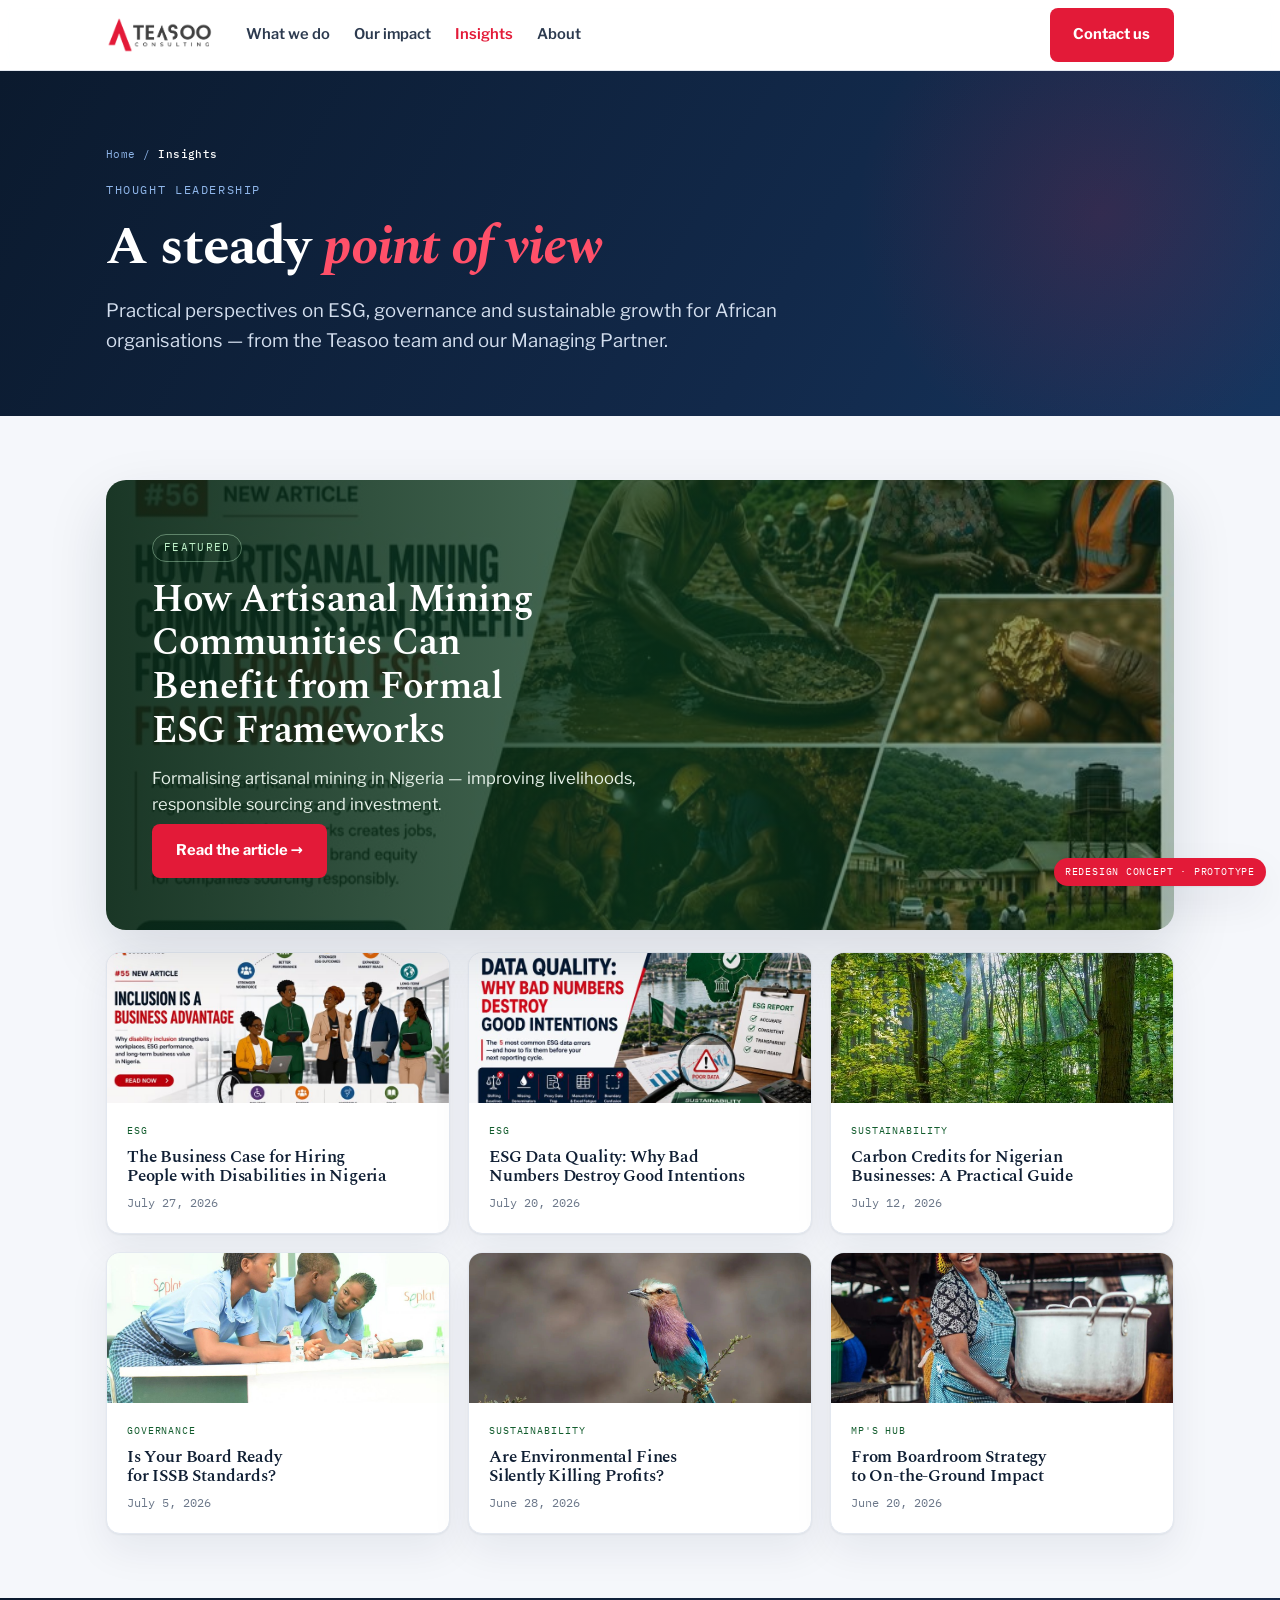
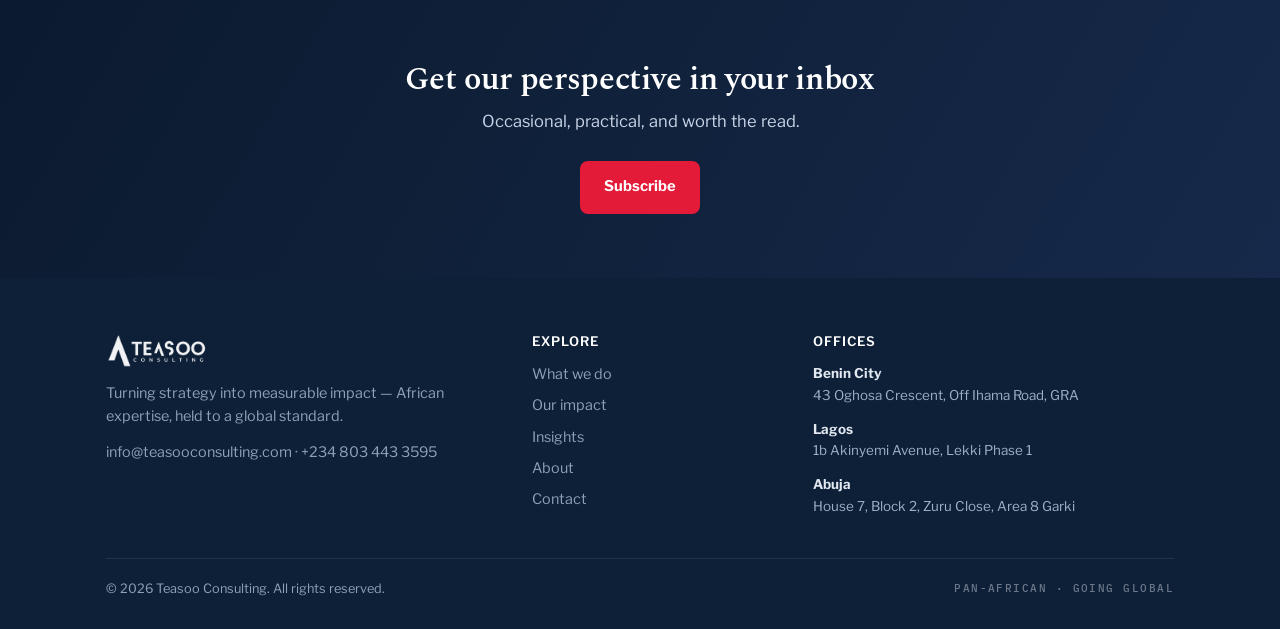
<file: redesign-insights.html>
<!DOCTYPE html>
<html lang="en">
<head>
<meta charset="UTF-8">
<meta name="viewport" content="width=device-width, initial-scale=1">
<title>Insights — Teasoo Consulting</title>
<meta name="description" content="Insights from Teasoo Consulting — ESG, governance and sustainable growth perspectives for African organisations.">
<link rel="preconnect" href="https://fonts.googleapis.com">
<link rel="preconnect" href="https://fonts.gstatic.com" crossorigin>
<link rel="stylesheet" href="https://fonts.googleapis.com/css2?family=Spectral:ital,wght@0,400;0,500;0,600;0,700;1,400&family=Libre+Franklin:wght@400;500;600;700&family=IBM+Plex+Mono:wght@400;500;600&display=swap">
<link rel="stylesheet" href="assets/redesign.css">

</head>
<body>
<header class="nav">
  <div class="wrap">
    <a class="logo" href="redesign-home.html"><img src="assets/img/teasoo-logo-full.png" alt="Teasoo Consulting"></a>
    <div class="links" id="menu"><a href="redesign-capability-esg.html">What we do</a><a href="redesign-impact.html">Our impact</a><a href="redesign-insights.html" class="on">Insights</a><a href="redesign-about.html">About</a></div>
    <span class="sp"></span>
    <a class="btn btn--red" href="redesign-contact.html">Contact us</a>
    <button class="nav-toggle" id="tg" aria-label="Menu"><span></span><span></span><span></span></button>
  </div>
</header>

<section class="phero">
  <div class="wrap">
    <p class="crumb-in"><a href="redesign-home.html">Home</a> / <b>Insights</b></p>
    <p class="eyebrow">Thought leadership</p>
    <h1>A steady <em>point of view</em></h1>
    <p class="dek">Practical perspectives on ESG, governance and sustainable growth for African organisations — from the Teasoo team and our Managing Partner.</p>
  </div>
</section>
<section class="sec">
  <div class="wrap">
    <a class="flag" href="#" style="display:block">
      <div class="flag__bg" style="background-image:url('assets/img/home-trend-mining.jpg')"></div>
      <div class="in"><span class="tg">Featured</span><h2>How Artisanal Mining Communities Can Benefit from Formal ESG Frameworks</h2><p>Formalising artisanal mining in Nigeria — improving livelihoods, responsible sourcing and investment.</p><span class="btn btn--red" style="margin-top:6px">Read the article &rarr;</span></div>
    </a>
    <div class="ins" style="margin-top:22px">
      <a class="ins-card" href="#"><div class="im" style="background-image:url('assets/img/home-trend-inclusion.jpg')"></div><div class="ib"><span class="tag">ESG</span><h3>The Business Case for Hiring People with Disabilities in Nigeria</h3><span class="date">July 27, 2026</span></div></a>
      <a class="ins-card" href="#"><div class="im" style="background-image:url('assets/img/home-trend-data.jpg')"></div><div class="ib"><span class="tag">ESG</span><h3>ESG Data Quality: Why Bad Numbers Destroy Good Intentions</h3><span class="date">July 20, 2026</span></div></a>
      <a class="ins-card" href="#"><div class="im" style="background-image:url('assets/img/forest-canopy.jpg')"></div><div class="ib"><span class="tag">Sustainability</span><h3>Carbon Credits for Nigerian Businesses: A Practical Guide</h3><span class="date">July 12, 2026</span></div></a>
      <a class="ins-card" href="#"><div class="im" style="background-image:url('assets/img/community-students.jpg')"></div><div class="ib"><span class="tag">Governance</span><h3>Is Your Board Ready for ISSB Standards?</h3><span class="date">July 5, 2026</span></div></a>
      <a class="ins-card" href="#"><div class="im" style="background-image:url('assets/img/biodiversity-bird.jpg')"></div><div class="ib"><span class="tag">Sustainability</span><h3>Are Environmental Fines Silently Killing Profits?</h3><span class="date">June 28, 2026</span></div></a>
      <a class="ins-card" href="#"><div class="im" style="background-image:url('assets/img/community-cooking.jpg')"></div><div class="ib"><span class="tag">MP's Hub</span><h3>From Boardroom Strategy to On-the-Ground Impact</h3><span class="date">June 20, 2026</span></div></a>
    </div>
  </div>
</section>
<section class="cta-band"><div class="wrap"><h2>Get our perspective in your inbox</h2><p>Occasional, practical, and worth the read.</p><div class="row"><a class="btn btn--red" href="redesign-contact.html">Subscribe</a></div></div></section>

<footer>
  <div class="wrap">
    <div class="fg">
      <div>
        <img class="flogo" src="assets/img/teasoo-logo-full.png" alt="Teasoo Consulting">
        <p style="max-width:38ch">Turning strategy into measurable impact — African expertise, held to a global standard.</p>
        <p style="margin-top:12px"><a href="mailto:info@teasooconsulting.com">info@teasooconsulting.com</a> &middot; +234 803 443 3595</p>
      </div>
      <div>
        <h4>Explore</h4>
        <ul>
          <li><a href="redesign-capability-esg.html">What we do</a></li>
          <li><a href="redesign-impact.html">Our impact</a></li>
          <li><a href="redesign-insights.html">Insights</a></li>
          <li><a href="redesign-about.html">About</a></li>
          <li><a href="redesign-contact.html">Contact</a></li>
        </ul>
      </div>
      <div>
        <h4>Offices</h4>
        <div class="off">
          <span><b>Benin City</b>43 Oghosa Crescent, Off Ihama Road, GRA</span>
          <span><b>Lagos</b>1b Akinyemi Avenue, Lekki Phase 1</span>
          <span><b>Abuja</b>House 7, Block 2, Zuru Close, Area 8 Garki</span>
        </div>
      </div>
    </div>
    <div class="bar"><span>&copy; 2026 Teasoo Consulting. All rights reserved.</span><span class="lbl">Pan-African &middot; going global</span></div>
  </div>
</footer>
<span class="concept-flag">Redesign concept &middot; prototype</span>
<script>
  var t=document.getElementById('tg'),m=document.getElementById('menu');
  if(t){t.addEventListener('click',function(){m.classList.toggle('open')});}
</script>
</body>
</html>
</file>
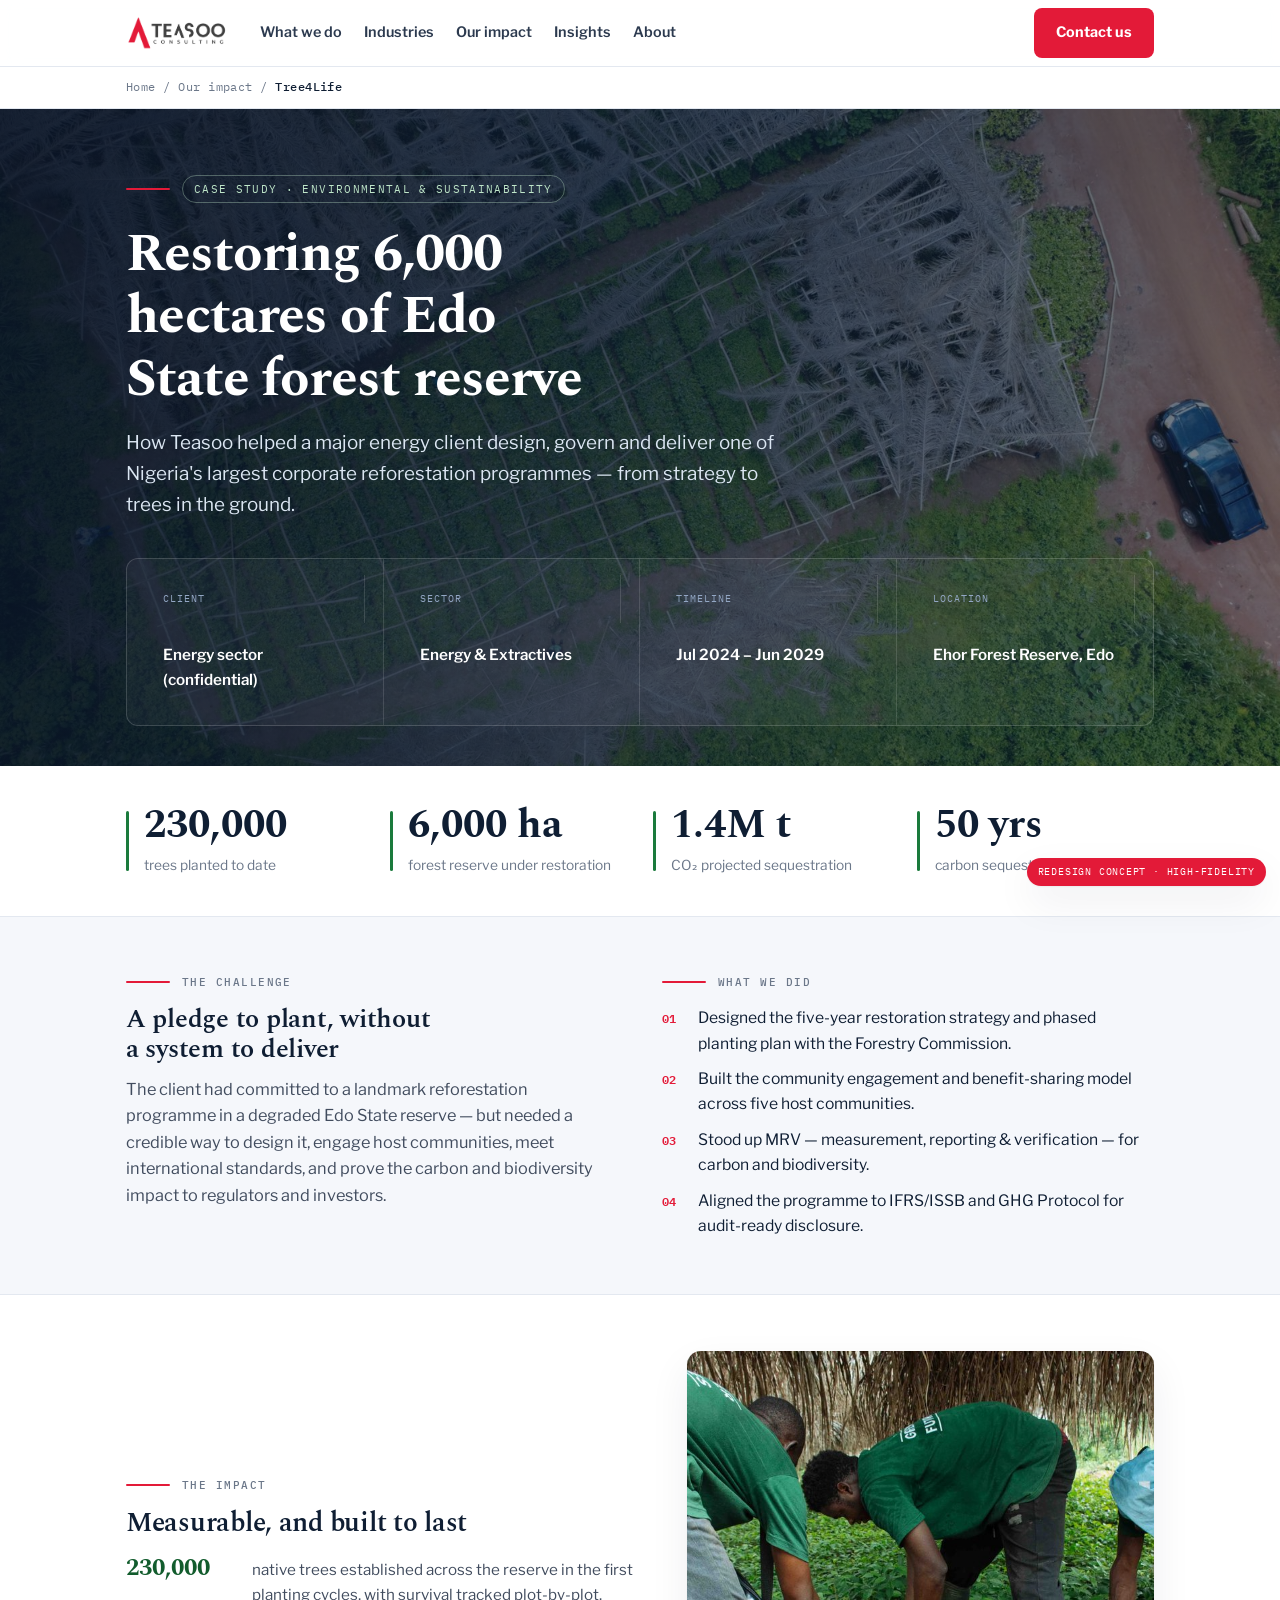
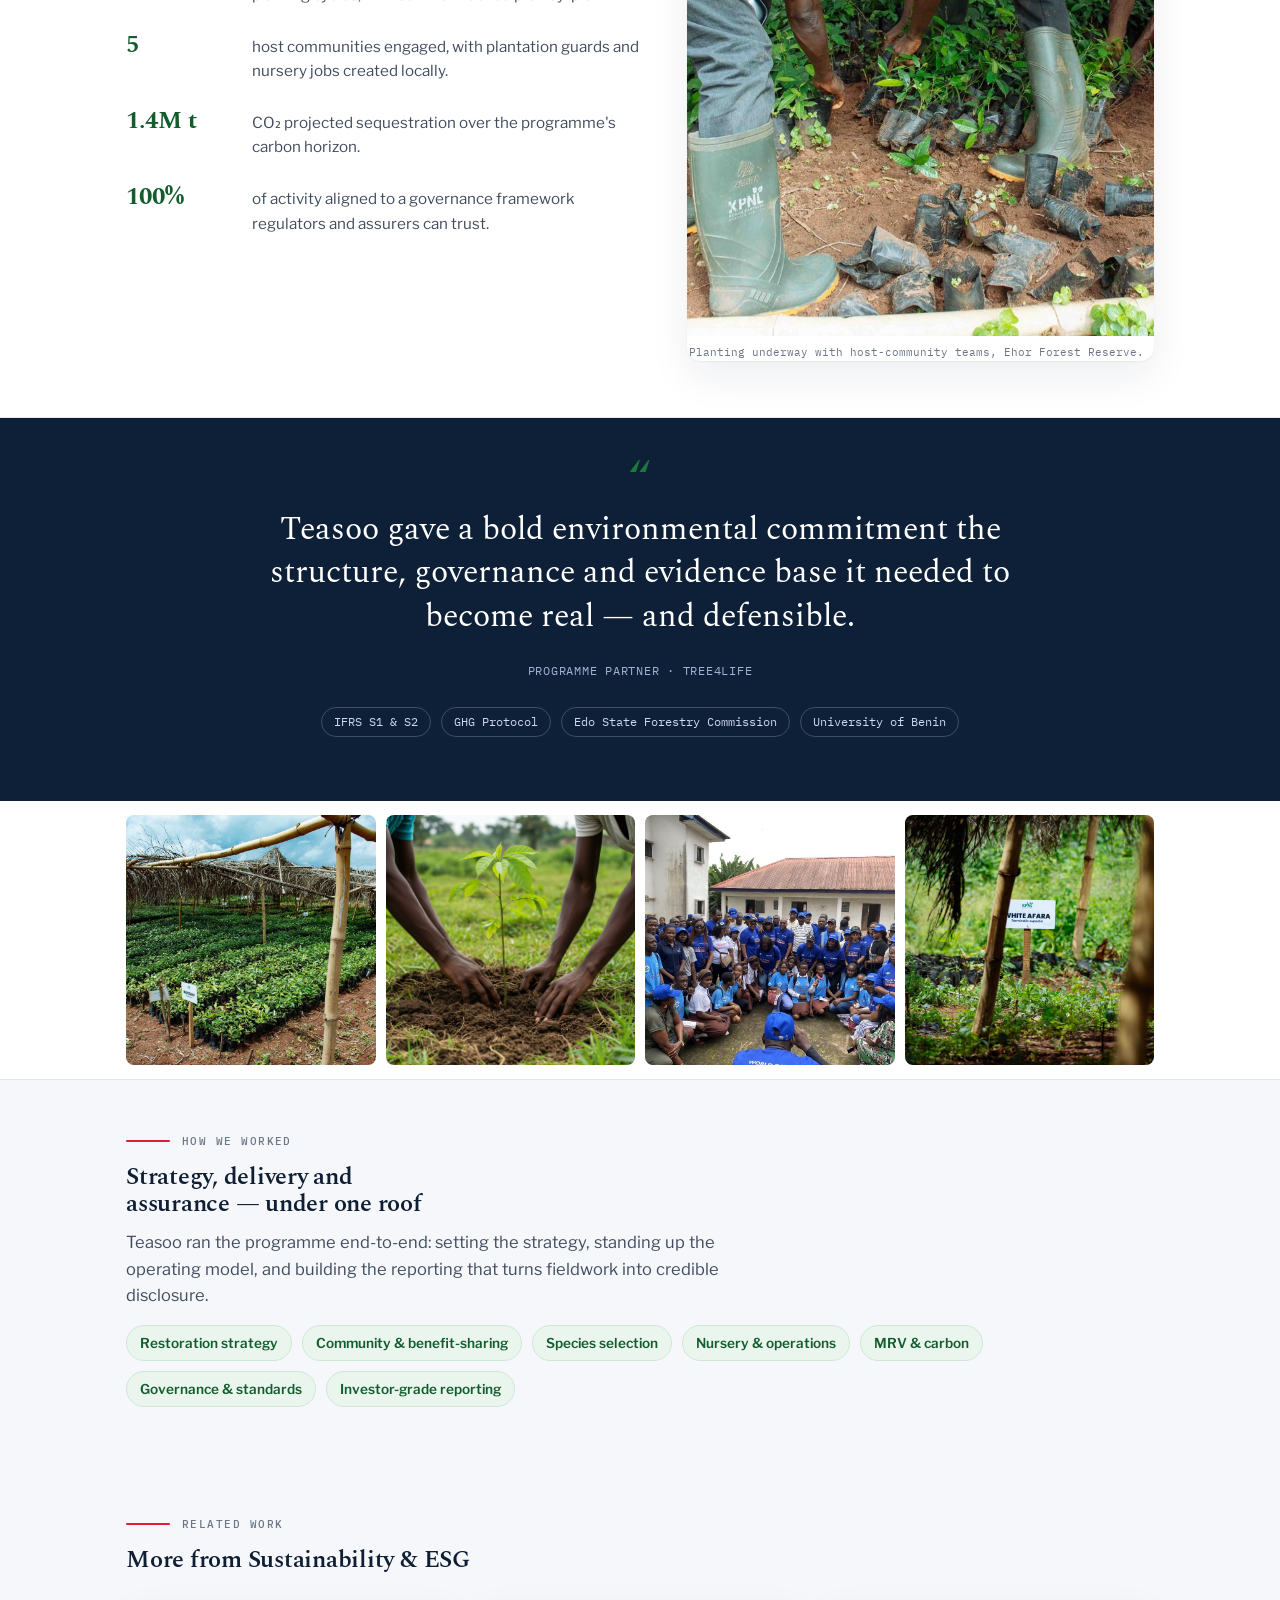
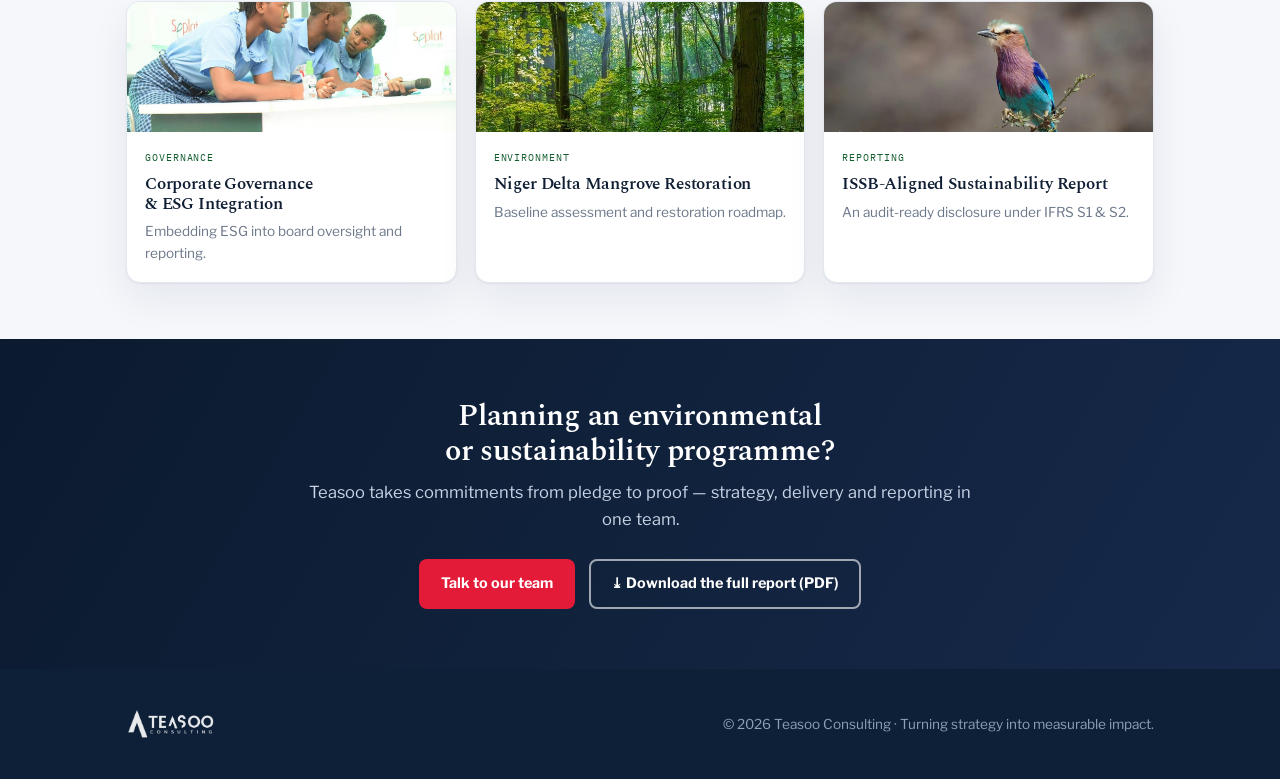
<file: redesign-tree4life-case-study.html>
<!DOCTYPE html>
<html lang="en">
<head>
<meta charset="UTF-8">
<meta name="viewport" content="width=device-width, initial-scale=1">
<title>Tree4Life — Case Study</title>
<meta name="description" content="Restoring 6,000 hectares of Edo State forest reserve — a Teasoo Consulting case study of the Tree4Life reforestation programme. High-fidelity redesign concept.">
<link rel="preconnect" href="https://fonts.googleapis.com">
<link rel="preconnect" href="https://fonts.gstatic.com" crossorigin>
<link rel="stylesheet" href="https://fonts.googleapis.com/css2?family=Spectral:ital,wght@0,400;0,500;0,600;0,700;1,400&family=Libre+Franklin:wght@400;500;600;700&family=IBM+Plex+Mono:wght@400;500;600&display=swap">
<style>
:root{
  --paper:#ffffff; --bg:#f5f7fb; --navy:#0e2038; --navy2:#16294685; --graphite:#2c3a4f;
  --ink:#0f1e33; --body:#414c5e; --muted:#6b7789; --line:#e3e8f0;
  --red:#e31a38; --red-d:#c4152e; --green:#1a7a3c; --green-d:#125c2d; --green-soft:#eaf5ee;
  --serif:"Spectral",Georgia,"Times New Roman",serif;
  --sans:"Libre Franklin",system-ui,-apple-system,Arial,sans-serif;
  --mono:"IBM Plex Mono",ui-monospace,Menlo,monospace;
  --maxw:1080px; --radius:14px;
  --shadow:0 1px 2px rgba(15,30,51,.06),0 16px 40px rgba(15,30,51,.07);
}
*{box-sizing:border-box}
html{scroll-behavior:smooth}
body{margin:0;background:var(--bg);color:var(--body);font-family:var(--sans);font-size:16.5px;line-height:1.62;
  -webkit-font-smoothing:antialiased;text-rendering:optimizeLegibility}
img{max-width:100%;display:block}
h1,h2,h3,h4{font-family:var(--serif);color:var(--ink);line-height:1.15;margin:0;font-weight:600;letter-spacing:-.01em;text-wrap:balance}
p{margin:0}
a{color:inherit;text-decoration:none}
.wrap{max-width:var(--maxw);margin:0 auto;padding:0 26px}
.lbl{font-family:var(--mono);text-transform:uppercase;letter-spacing:.13em;font-size:.7rem;font-weight:500;color:var(--muted)}
.num{font-family:var(--mono);font-variant-numeric:tabular-nums}
.rule{height:2px;width:44px;background:var(--red);border-radius:2px}

/* header */
.nav{position:sticky;top:0;z-index:30;background:color-mix(in srgb,var(--paper) 92%,transparent);
  backdrop-filter:blur(10px) saturate(140%);border-bottom:1px solid var(--line)}
.nav .wrap{display:flex;align-items:center;gap:20px;height:66px}
.nav img{height:34px;width:auto}
.nav .links{display:flex;gap:22px;margin-left:12px}
.nav .links a{font-size:.9rem;font-weight:600;color:var(--graphite)}
.nav .links a:hover{color:var(--red)}
.nav .sp{flex:1}
.btn{display:inline-flex;align-items:center;gap:.5rem;font-family:var(--sans);font-weight:700;font-size:.9rem;
  padding:.72rem 1.25rem;border-radius:8px;border:2px solid transparent;cursor:pointer;transition:.15s}
.btn:hover{transform:translateY(-1px)}
.btn--red{background:var(--red);color:#fff}.btn--red:hover{background:var(--red-d)}
.btn--dark{background:var(--navy);color:#fff}.btn--dark:hover{background:#0a1832}
.btn--ghost{background:transparent;color:#fff;border-color:rgba(255,255,255,.6)}.btn--ghost:hover{background:rgba(255,255,255,.14)}
.btn--outline{background:#fff;color:var(--ink);border-color:var(--line)}.btn--outline:hover{border-color:var(--ink)}
@media (max-width:760px){.nav .links{display:none}}

/* breadcrumb */
.crumb{border-bottom:1px solid var(--line);background:var(--paper)}
.crumb .wrap{padding:11px 26px;font-family:var(--mono);font-size:.72rem;letter-spacing:.04em;color:var(--muted)}
.crumb a:hover{color:var(--red)}
.crumb b{color:var(--ink);font-weight:500}

/* hero */
.hero{position:relative;isolation:isolate;color:#fff;background:var(--navy)}
.hero__bg{position:absolute;inset:0;z-index:-2;background-size:cover;background-position:center}
.hero::after{content:"";position:absolute;inset:0;z-index:-1;
  background:linear-gradient(105deg,rgba(9,20,38,.93) 0%,rgba(11,26,46,.82) 45%,rgba(11,26,46,.5) 100%)}
.hero .wrap{padding:66px 26px 40px}
.hero .eyebrow{display:flex;align-items:center;gap:12px;margin-bottom:20px}
.hero .eyebrow .tg{font-family:var(--mono);font-size:.7rem;letter-spacing:.12em;text-transform:uppercase;
  color:#bfe6c9;border:1px solid rgba(191,230,201,.35);border-radius:999px;padding:4px 11px}
.hero h1{color:#fff;font-size:clamp(2.1rem,5vw,3.4rem);font-weight:700;letter-spacing:-.02em;max-width:16ch}
.hero .dek{color:#dbe6f2;font-size:1.18rem;max-width:52ch;margin-top:18px}
/* snapshot */
.snapshot{display:grid;grid-template-columns:repeat(4,1fr);gap:0;margin-top:38px;
  border:1px solid rgba(255,255,255,.16);border-radius:12px;overflow:hidden;background:rgba(255,255,255,.04)}
.snapshot div{padding:16px 18px;border-right:1px solid rgba(255,255,255,.13)}
.snapshot div:last-child{border-right:0}
.snapshot .k{font-family:var(--mono);font-size:.63rem;letter-spacing:.1em;text-transform:uppercase;color:#93a7c4}
.snapshot .v{color:#fff;font-weight:600;font-size:.95rem;margin-top:4px}
@media (max-width:760px){.snapshot{grid-template-columns:1fr 1fr}.snapshot div:nth-child(2n){border-right:0}}

/* metric band */
.metrics{background:var(--paper);border-bottom:1px solid var(--line)}
.metrics .wrap{display:grid;grid-template-columns:repeat(4,1fr);gap:26px;padding:40px 26px}
.metric{position:relative;padding-left:18px}
.metric::before{content:"";position:absolute;left:0;top:5px;bottom:5px;width:3px;border-radius:2px;background:var(--green)}
.metric .n{font-family:var(--serif);font-size:clamp(1.8rem,3.2vw,2.5rem);font-weight:700;color:var(--ink);line-height:1;font-variant-numeric:tabular-nums}
.metric .l{font-size:.86rem;color:var(--muted);margin-top:8px}
@media (max-width:760px){.metrics .wrap{grid-template-columns:1fr 1fr;gap:22px}}

/* sections */
.sec{padding:56px 0}
.sec .wrap{max-width:var(--maxw)}
.eyebrow-row{display:flex;align-items:center;gap:12px;margin-bottom:14px}
.two{display:grid;grid-template-columns:1fr 1fr;gap:44px;align-items:start}
.two h2{font-size:1.6rem;margin-bottom:12px}
.two p{font-size:1.02rem}
.did{list-style:none;margin:0;padding:0;display:flex;flex-direction:column;gap:10px}
.did li{display:grid;grid-template-columns:26px 1fr;gap:10px;align-items:start;font-size:.98rem;color:var(--ink)}
.did li .n{font-family:var(--mono);font-size:.78rem;color:var(--red);font-weight:600;padding-top:3px}
@media (max-width:760px){.two{grid-template-columns:1fr;gap:26px}}

/* impact split with photo */
.impact{background:var(--paper);border-top:1px solid var(--line);border-bottom:1px solid var(--line)}
.impact .wrap{display:grid;grid-template-columns:1.05fr .95fr;gap:44px;align-items:center;padding:56px 26px}
.impact-list{display:flex;flex-direction:column;gap:18px;margin-top:10px}
.impact-item{display:grid;grid-template-columns:auto 1fr;gap:14px;align-items:baseline}
.impact-item .big{font-family:var(--serif);font-weight:700;color:var(--green-d);font-size:1.5rem;min-width:112px;font-variant-numeric:tabular-nums}
.impact-item p{font-size:.95rem}
.impact figure{margin:0;border-radius:var(--radius);overflow:hidden;box-shadow:var(--shadow)}
.impact figure img{width:100%;height:100%;object-fit:cover;aspect-ratio:4/5}
.impact figcaption{font-family:var(--mono);font-size:.66rem;color:var(--muted);padding:8px 2px 0}
@media (max-width:760px){.impact .wrap{grid-template-columns:1fr;gap:28px}.impact figure img{aspect-ratio:16/10}}

/* quote */
.quote{background:var(--navy);color:#fff}
.quote .wrap{padding:64px 26px;max-width:860px;text-align:center}
.quote blockquote{font-family:var(--serif);font-size:clamp(1.4rem,3vw,2rem);line-height:1.36;margin:0;color:#fff;font-weight:400}
.quote .mk{font-family:var(--serif);font-size:3rem;color:var(--green);line-height:0;height:26px;display:block}
.quote cite{display:block;margin-top:22px;font-style:normal;font-family:var(--mono);font-size:.78rem;letter-spacing:.06em;color:#9db4d6;text-transform:uppercase}
.standards{display:flex;flex-wrap:wrap;gap:10px;justify-content:center;margin-top:26px}
.standards span{font-family:var(--mono);font-size:.72rem;color:#cdd9ec;border:1px solid rgba(255,255,255,.2);border-radius:999px;padding:5px 12px}

/* gallery strip */
.strip{background:var(--paper);border-bottom:1px solid var(--line)}
.strip .wrap{display:grid;grid-template-columns:repeat(4,1fr);gap:10px;padding:14px 26px}
.strip img{width:100%;aspect-ratio:1;object-fit:cover;border-radius:8px}
@media (max-width:760px){.strip .wrap{grid-template-columns:1fr 1fr}}

/* approach chips */
.approach .wrap{padding:52px 26px;max-width:var(--maxw)}
.chips{display:flex;flex-wrap:wrap;gap:10px;margin-top:16px}
.chips span{background:var(--green-soft);color:var(--green-d);border:1px solid #cfe7d7;font-weight:600;
  font-size:.85rem;padding:6px 13px;border-radius:999px}

/* related */
.related{background:var(--bg)}
.related .wrap{padding:56px 26px}
.rgrid{display:grid;grid-template-columns:repeat(3,1fr);gap:18px;margin-top:26px}
.rcard{background:var(--paper);border:1px solid var(--line);border-radius:var(--radius);overflow:hidden;box-shadow:var(--shadow);transition:.18s}
.rcard:hover{transform:translateY(-4px);box-shadow:0 24px 50px rgba(15,30,51,.12)}
.rcard .rimg{height:130px;background-size:cover;background-position:center}
.rcard .rb{padding:18px}
.rcard .rt{font-family:var(--mono);font-size:.64rem;letter-spacing:.09em;text-transform:uppercase;color:var(--green-d);margin-bottom:9px}
.rcard h3{font-size:1.06rem;margin-bottom:6px}
.rcard p{font-size:.85rem;color:var(--muted)}
@media (max-width:760px){.rgrid{grid-template-columns:1fr}}

/* cta */
.cta{background:linear-gradient(120deg,#0b1a2e,#16294a);color:#fff}
.cta .wrap{padding:60px 26px;text-align:center;max-width:720px}
.cta h2{color:#fff;font-size:1.9rem}
.cta p{color:#c9d5e6;margin-top:10px}
.cta .row{display:flex;gap:14px;justify-content:center;flex-wrap:wrap;margin-top:26px}

/* footer */
footer{background:var(--navy);color:#8fa0b8;padding:40px 0;font-size:.85rem}
footer .wrap{display:flex;flex-wrap:wrap;gap:16px;align-items:center;justify-content:space-between}
footer img{height:30px;filter:brightness(0) invert(1);opacity:.9}
.concept-flag{position:fixed;bottom:14px;right:14px;z-index:50;background:var(--red);color:#fff;
  font-family:var(--mono);font-size:.62rem;letter-spacing:.08em;text-transform:uppercase;padding:6px 11px;border-radius:999px;box-shadow:var(--shadow)}
:focus-visible{outline:2px solid var(--red);outline-offset:2px}
@media (prefers-reduced-motion:reduce){html{scroll-behavior:auto}}
</style>
</head>
<body>

<!-- NAV -->
<header class="nav">
  <div class="wrap">
    <a href="redesign-home.html"><img src="assets/img/teasoo-logo-full.png" alt="Teasoo Consulting"></a>
    <div class="links">
      <a href="redesign-capability-esg.html">What we do</a><a href="redesign-impact.html">Industries</a><a href="redesign-impact.html">Our impact</a><a href="redesign-insights.html">Insights</a><a href="redesign-about.html">About</a>
    </div>
    <span class="sp"></span>
    <a class="btn btn--red" href="redesign-contact.html">Contact us</a>
  </div>
</header>

<div class="crumb"><div class="wrap"><a href="redesign-home.html">Home</a> / <a href="redesign-impact.html">Our impact</a> / <b>Tree4Life</b></div></div>

<!-- HERO -->
<section class="hero">
  <div class="hero__bg" style="background-image:url('assets/img/t4l-aerial.jpg')"></div>
  <div class="wrap">
    <div class="eyebrow"><span class="rule"></span><span class="tg">Case study · Environmental &amp; Sustainability</span></div>
    <h1>Restoring 6,000 hectares of Edo State forest reserve</h1>
    <p class="dek">How Teasoo helped a major energy client design, govern and deliver one of Nigeria's largest corporate reforestation programmes — from strategy to trees in the ground.</p>
    <div class="snapshot">
      <div><div class="k">Client</div><div class="v">Energy sector (confidential)</div></div>
      <div><div class="k">Sector</div><div class="v">Energy &amp; Extractives</div></div>
      <div><div class="k">Timeline</div><div class="v">Jul 2024 – Jun 2029</div></div>
      <div><div class="k">Location</div><div class="v">Ehor Forest Reserve, Edo</div></div>
    </div>
  </div>
</section>

<!-- METRICS -->
<section class="metrics">
  <div class="wrap">
    <div class="metric"><div class="n">230,000</div><div class="l">trees planted to date</div></div>
    <div class="metric"><div class="n">6,000 ha</div><div class="l">forest reserve under restoration</div></div>
    <div class="metric"><div class="n">1.4M t</div><div class="l">CO₂ projected sequestration</div></div>
    <div class="metric"><div class="n">50 yrs</div><div class="l">carbon sequestration horizon</div></div>
  </div>
</section>

<!-- CHALLENGE + WHAT WE DID -->
<section class="sec">
  <div class="wrap two">
    <div>
      <div class="eyebrow-row"><span class="rule"></span><span class="lbl">The challenge</span></div>
      <h2>A pledge to plant, without a system to deliver</h2>
      <p>The client had committed to a landmark reforestation programme in a degraded Edo State reserve — but needed a credible way to design it, engage host communities, meet international standards, and prove the carbon and biodiversity impact to regulators and investors.</p>
    </div>
    <div>
      <div class="eyebrow-row"><span class="rule"></span><span class="lbl">What we did</span></div>
      <ul class="did">
        <li><span class="n">01</span><span>Designed the five-year restoration strategy and phased planting plan with the Forestry Commission.</span></li>
        <li><span class="n">02</span><span>Built the community engagement and benefit-sharing model across five host communities.</span></li>
        <li><span class="n">03</span><span>Stood up MRV — measurement, reporting &amp; verification — for carbon and biodiversity.</span></li>
        <li><span class="n">04</span><span>Aligned the programme to IFRS/ISSB and GHG Protocol for audit-ready disclosure.</span></li>
      </ul>
    </div>
  </div>
</section>

<!-- IMPACT -->
<section class="impact">
  <div class="wrap">
    <div>
      <div class="eyebrow-row"><span class="rule"></span><span class="lbl">The impact</span></div>
      <h2 style="font-size:1.7rem;margin-bottom:6px">Measurable, and built to last</h2>
      <div class="impact-list">
        <div class="impact-item"><span class="big">230,000</span><p>native trees established across the reserve in the first planting cycles, with survival tracked plot-by-plot.</p></div>
        <div class="impact-item"><span class="big">5</span><p>host communities engaged, with plantation guards and nursery jobs created locally.</p></div>
        <div class="impact-item"><span class="big">1.4M t</span><p>CO₂ projected sequestration over the programme's carbon horizon.</p></div>
        <div class="impact-item"><span class="big">100%</span><p>of activity aligned to a governance framework regulators and assurers can trust.</p></div>
      </div>
    </div>
    <figure>
      <img src="assets/img/t4l2-planting.jpg" alt="Community members planting saplings in the reserve">
      <figcaption>Planting underway with host-community teams, Ehor Forest Reserve.</figcaption>
    </figure>
  </div>
</section>

<!-- QUOTE + STANDARDS -->
<section class="quote">
  <div class="wrap">
    <span class="mk">&ldquo;</span>
    <blockquote>Teasoo gave a bold environmental commitment the structure, governance and evidence base it needed to become real — and defensible.</blockquote>
    <cite>Programme partner · Tree4Life</cite>
    <div class="standards"><span>IFRS S1 &amp; S2</span><span>GHG Protocol</span><span>Edo State Forestry Commission</span><span>University of Benin</span></div>
  </div>
</section>

<!-- GALLERY STRIP -->
<section class="strip">
  <div class="wrap">
    <img src="assets/img/t4l-nursery.jpg" alt="Nursery beds">
    <img src="assets/img/t4l2-hands.jpg" alt="Planting a sapling">
    <img src="assets/img/t4l2-community.jpg" alt="Community gathering">
    <img src="assets/img/t4l2-species.jpg" alt="Species plot signage">
  </div>
</section>

<!-- APPROACH -->
<section class="approach">
  <div class="wrap">
    <div class="eyebrow-row"><span class="rule"></span><span class="lbl">How we worked</span></div>
    <h2 style="font-size:1.5rem;max-width:24ch">Strategy, delivery and assurance — under one roof</h2>
    <p style="max-width:60ch;margin-top:10px">Teasoo ran the programme end-to-end: setting the strategy, standing up the operating model, and building the reporting that turns fieldwork into credible disclosure.</p>
    <div class="chips">
      <span>Restoration strategy</span><span>Community &amp; benefit-sharing</span><span>Species selection</span>
      <span>Nursery &amp; operations</span><span>MRV &amp; carbon</span><span>Governance &amp; standards</span><span>Investor-grade reporting</span>
    </div>
  </div>
</section>

<!-- RELATED -->
<section class="related">
  <div class="wrap">
    <div class="eyebrow-row"><span class="rule"></span><span class="lbl">Related work</span></div>
    <h2 style="font-size:1.5rem">More from Sustainability &amp; ESG</h2>
    <div class="rgrid">
      <a class="rcard" href="redesign-impact.html"><div class="rimg" style="background-image:url('assets/img/community-students.jpg')"></div>
        <div class="rb"><div class="rt">Governance</div><h3>Corporate Governance &amp; ESG Integration</h3><p>Embedding ESG into board oversight and reporting.</p></div></a>
      <a class="rcard" href="redesign-impact.html"><div class="rimg" style="background-image:url('assets/img/forest-canopy.jpg')"></div>
        <div class="rb"><div class="rt">Environment</div><h3>Niger Delta Mangrove Restoration</h3><p>Baseline assessment and restoration roadmap.</p></div></a>
      <a class="rcard" href="redesign-impact.html"><div class="rimg" style="background-image:url('assets/img/biodiversity-bird.jpg')"></div>
        <div class="rb"><div class="rt">Reporting</div><h3>ISSB-Aligned Sustainability Report</h3><p>An audit-ready disclosure under IFRS S1 &amp; S2.</p></div></a>
    </div>
  </div>
</section>

<!-- CTA -->
<section class="cta" id="contact">
  <div class="wrap">
    <h2>Planning an environmental or sustainability programme?</h2>
    <p>Teasoo takes commitments from pledge to proof — strategy, delivery and reporting in one team.</p>
    <div class="row">
      <a class="btn btn--red" href="mailto:info@teasooconsulting.com">Talk to our team</a>
      <a class="btn btn--ghost" href="#">⤓ Download the full report (PDF)</a>
    </div>
  </div>
</section>

<footer>
  <div class="wrap">
    <img src="assets/img/teasoo-logo-full.png" alt="Teasoo Consulting">
    <span>© 2026 Teasoo Consulting · Turning strategy into measurable impact.</span>
  </div>
</footer>

<span class="concept-flag">Redesign concept · high-fidelity</span>
</body>
</html>
</file>
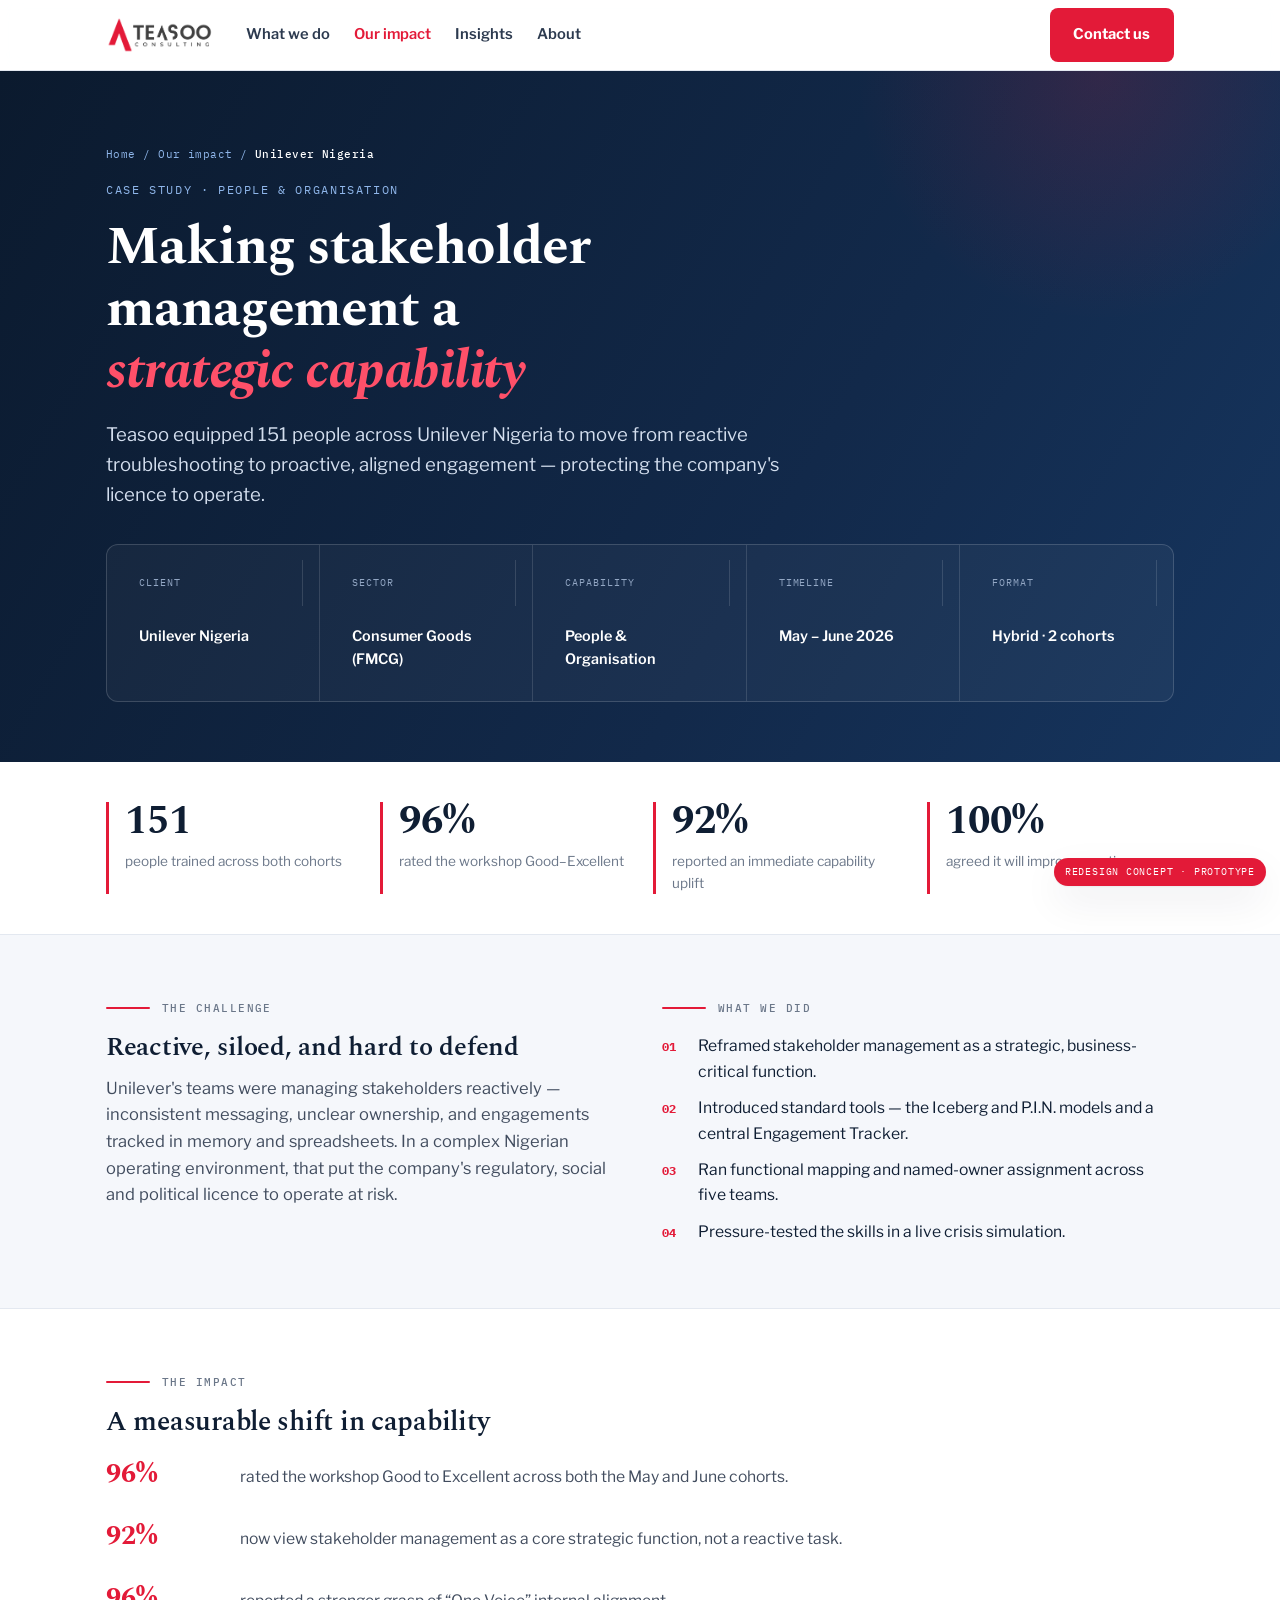
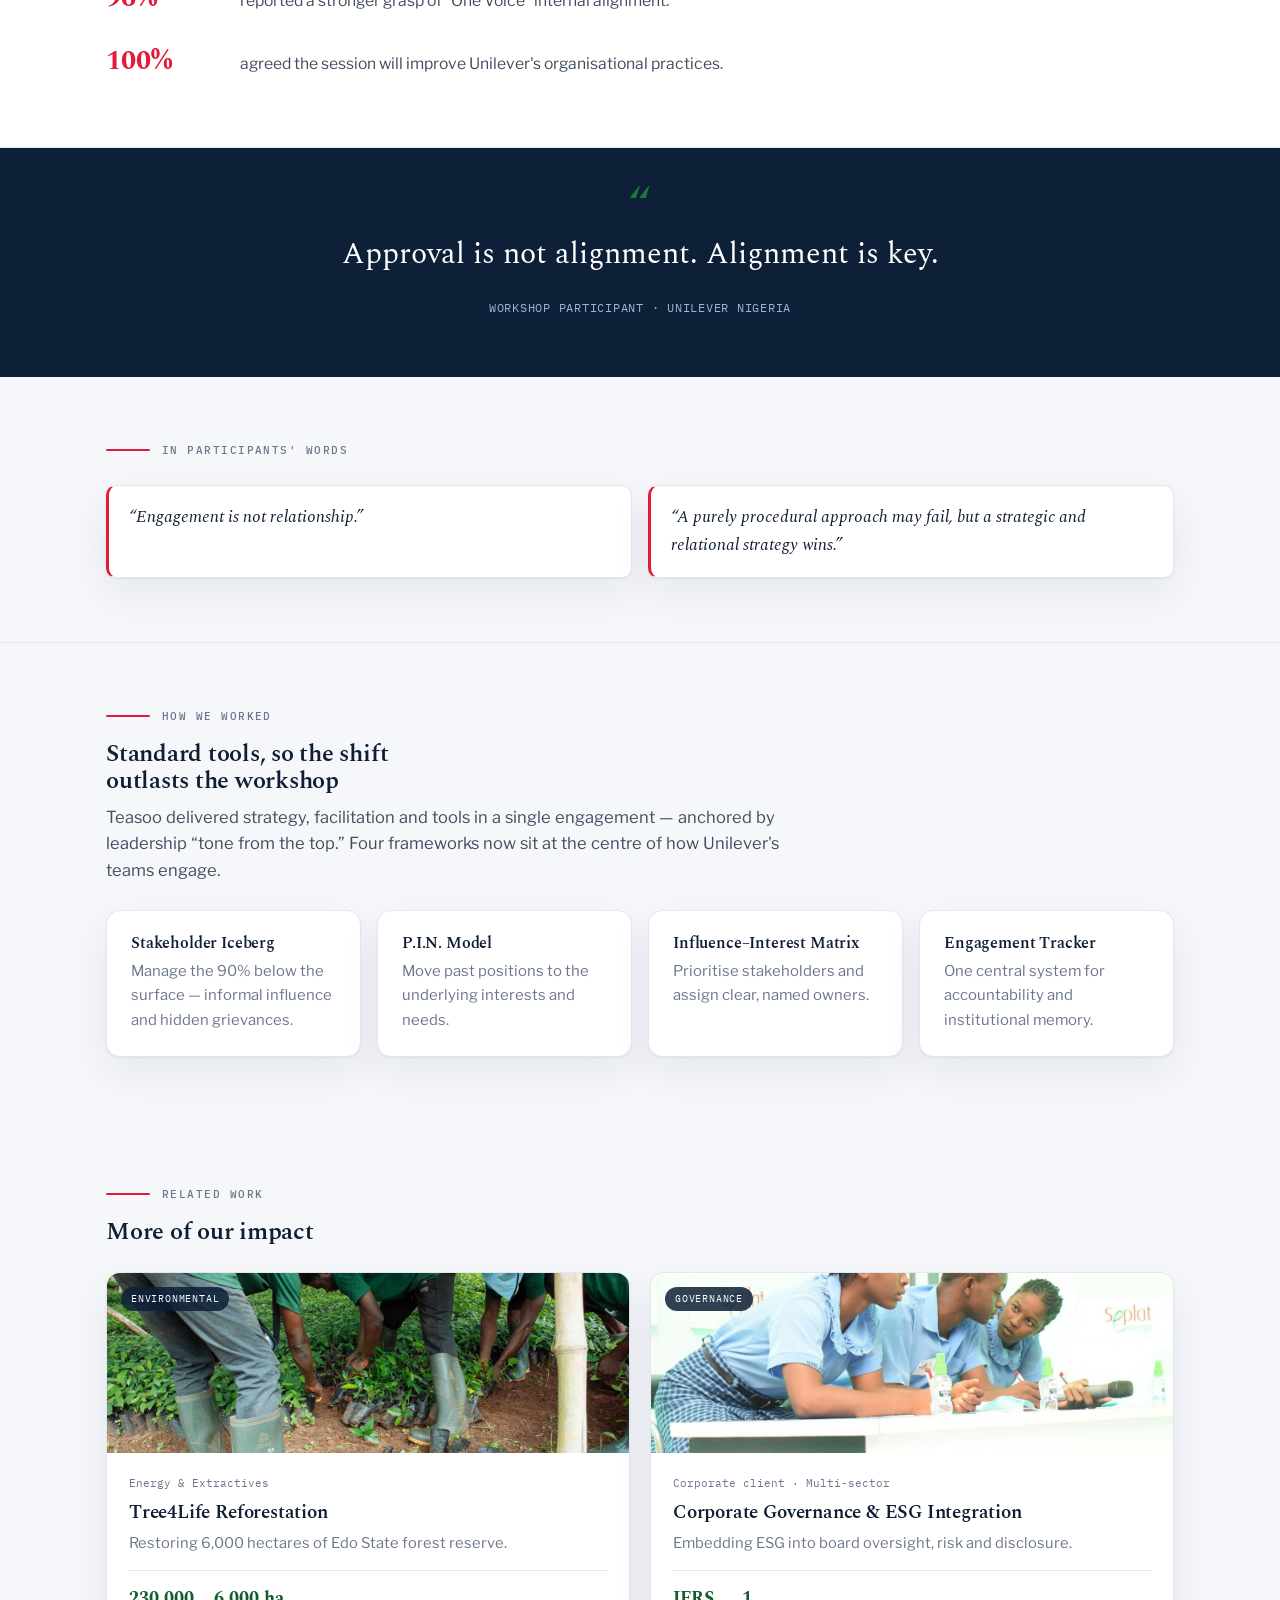
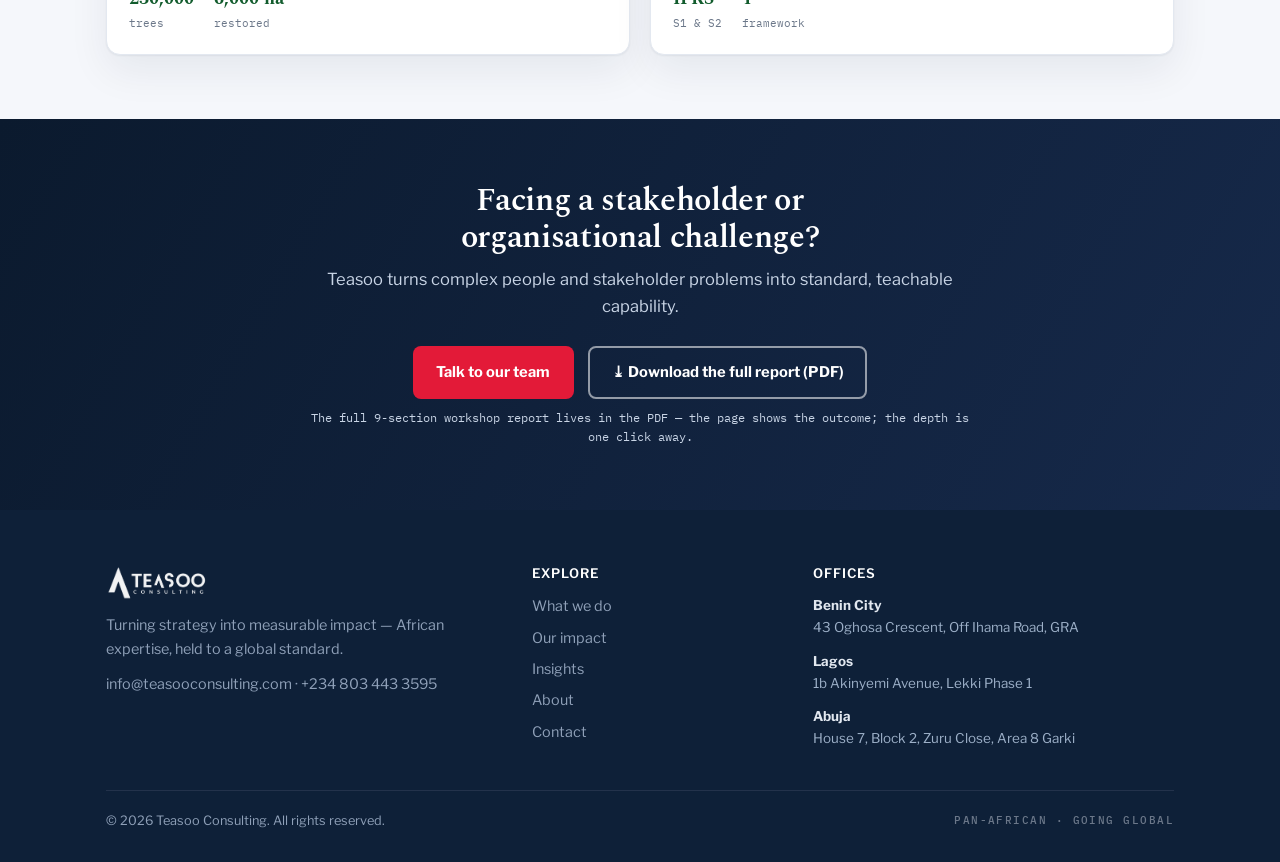
<file: redesign-unilever-case-study.html>
<!DOCTYPE html>
<html lang="en">
<head>
<meta charset="UTF-8">
<meta name="viewport" content="width=device-width, initial-scale=1">
<title>Unilever Nigeria — Case Study</title>
<meta name="description" content="How Teasoo Consulting turned stakeholder management into a strategic capability for Unilever Nigeria — 151 people trained, 96% satisfaction. A redesign case-study concept.">
<link rel="preconnect" href="https://fonts.googleapis.com">
<link rel="preconnect" href="https://fonts.gstatic.com" crossorigin>
<link rel="stylesheet" href="https://fonts.googleapis.com/css2?family=Spectral:ital,wght@0,400;0,500;0,600;0,700;1,400&family=Libre+Franklin:wght@400;500;600;700&family=IBM+Plex+Mono:wght@400;500;600&display=swap">
<link rel="stylesheet" href="assets/redesign.css">
<style>
/* case-study specifics (people & organisation — navy/red, no environmental green) */
.snap{display:grid;grid-template-columns:repeat(5,1fr);margin-top:34px;border:1px solid rgba(255,255,255,.16);
  border-radius:12px;overflow:hidden;background:rgba(255,255,255,.04)}
.snap div{padding:15px 16px;border-right:1px solid rgba(255,255,255,.13)}
.snap div:last-child{border-right:0}
.snap .k{font-family:var(--mono);font-size:.6rem;letter-spacing:.1em;text-transform:uppercase;color:#93a7c4}
.snap .v{color:#fff;font-weight:600;font-size:.9rem;margin-top:4px}
@media (max-width:760px){.snap{grid-template-columns:1fr 1fr}.snap div:nth-child(2n){border-right:0}}
.mband{background:var(--paper);border-bottom:1px solid var(--line)}
.mband .wrap{display:grid;grid-template-columns:repeat(4,1fr);gap:26px;padding:40px 26px}
.mband .m{border-left:3px solid var(--red);padding-left:16px}
.mband .m .n{font-family:var(--serif);font-size:clamp(1.8rem,3.2vw,2.5rem);font-weight:700;color:var(--ink);line-height:1;font-variant-numeric:tabular-nums}
.mband .m .l{font-size:.85rem;color:var(--muted);margin-top:8px}
@media (max-width:760px){.mband .wrap{grid-template-columns:1fr 1fr;gap:22px}}
.two{display:grid;grid-template-columns:1fr 1fr;gap:44px;align-items:start}
@media (max-width:760px){.two{grid-template-columns:1fr;gap:26px}}
.did{list-style:none;margin:14px 0 0;padding:0;display:flex;flex-direction:column;gap:11px}
.did li{display:grid;grid-template-columns:26px 1fr;gap:10px;align-items:start;font-size:.98rem;color:var(--ink)}
.did li .n{font-family:var(--mono);font-size:.78rem;color:var(--red);font-weight:700;padding-top:3px}
.impact-list{display:flex;flex-direction:column;gap:18px;margin-top:14px}
.impact-item{display:grid;grid-template-columns:118px 1fr;gap:16px;align-items:baseline}
.impact-item .big{font-family:var(--serif);font-weight:700;color:var(--red);font-size:1.7rem;font-variant-numeric:tabular-nums}
.impact-item p{font-size:.98rem;color:var(--body)}
.qsmall{display:grid;grid-template-columns:1fr 1fr;gap:16px;margin-top:26px}
.qcard{background:var(--paper);border:1px solid var(--line);border-left:3px solid var(--red);border-radius:10px;padding:18px 20px;box-shadow:var(--shadow)}
.qcard p{font-family:var(--serif);font-style:italic;font-size:1.05rem;color:var(--ink)}
@media (max-width:760px){.qsmall{grid-template-columns:1fr}}
.fw{display:grid;grid-template-columns:repeat(4,1fr);gap:16px;margin-top:26px}
.fw .card h3{font-size:1.02rem;margin-bottom:6px}
@media (max-width:860px){.fw{grid-template-columns:1fr 1fr}}
@media (max-width:520px){.fw{grid-template-columns:1fr}}
.dlnote{font-family:var(--mono);font-size:.72rem;color:var(--muted);margin-top:14px}
</style>
</head>
<body>
<header class="nav">
  <div class="wrap">
    <a class="logo" href="redesign-home.html"><img src="assets/img/teasoo-logo-full.png" alt="Teasoo Consulting"></a>
    <div class="links" id="menu"><a href="redesign-capability-esg.html">What we do</a><a href="redesign-impact.html" class="on">Our impact</a><a href="redesign-insights.html">Insights</a><a href="redesign-about.html">About</a></div>
    <span class="sp"></span>
    <a class="btn btn--red" href="redesign-contact.html">Contact us</a>
    <button class="nav-toggle" id="tg" aria-label="Menu"><span></span><span></span><span></span></button>
  </div>
</header>

<!-- HERO + SNAPSHOT -->
<section class="phero">
  <div class="wrap">
    <p class="crumb-in"><a href="redesign-home.html">Home</a> / <a href="redesign-impact.html">Our impact</a> / <b>Unilever Nigeria</b></p>
    <p class="eyebrow">Case study &middot; People &amp; Organisation</p>
    <h1>Making stakeholder management a <em>strategic capability</em></h1>
    <p class="dek">Teasoo equipped 151 people across Unilever Nigeria to move from reactive troubleshooting to proactive, aligned engagement — protecting the company's licence to operate.</p>
    <div class="snap">
      <div><div class="k">Client</div><div class="v">Unilever Nigeria</div></div>
      <div><div class="k">Sector</div><div class="v">Consumer Goods (FMCG)</div></div>
      <div><div class="k">Capability</div><div class="v">People &amp; Organisation</div></div>
      <div><div class="k">Timeline</div><div class="v">May – June 2026</div></div>
      <div><div class="k">Format</div><div class="v">Hybrid · 2 cohorts</div></div>
    </div>
  </div>
</section>

<!-- HEADLINE METRICS -->
<section class="mband">
  <div class="wrap">
    <div class="m"><div class="n">151</div><div class="l">people trained across both cohorts</div></div>
    <div class="m"><div class="n">96%</div><div class="l">rated the workshop Good–Excellent</div></div>
    <div class="m"><div class="n">92%</div><div class="l">reported an immediate capability uplift</div></div>
    <div class="m"><div class="n">100%</div><div class="l">agreed it will improve practices</div></div>
  </div>
</section>

<!-- CHALLENGE + WHAT WE DID -->
<section class="sec">
  <div class="wrap two">
    <div>
      <div class="eyebrow-row"><span class="rule"></span><span class="lbl">The challenge</span></div>
      <h2 style="font-size:1.6rem;margin-bottom:12px">Reactive, siloed, and hard to defend</h2>
      <p>Unilever's teams were managing stakeholders reactively — inconsistent messaging, unclear ownership, and engagements tracked in memory and spreadsheets. In a complex Nigerian operating environment, that put the company's regulatory, social and political licence to operate at risk.</p>
    </div>
    <div>
      <div class="eyebrow-row"><span class="rule"></span><span class="lbl">What we did</span></div>
      <ul class="did">
        <li><span class="n">01</span><span>Reframed stakeholder management as a strategic, business-critical function.</span></li>
        <li><span class="n">02</span><span>Introduced standard tools — the Iceberg and P.I.N. models and a central Engagement Tracker.</span></li>
        <li><span class="n">03</span><span>Ran functional mapping and named-owner assignment across five teams.</span></li>
        <li><span class="n">04</span><span>Pressure-tested the skills in a live crisis simulation.</span></li>
      </ul>
    </div>
  </div>
</section>

<!-- IMPACT -->
<section class="sec" style="background:var(--paper);border-top:1px solid var(--line);border-bottom:1px solid var(--line)">
  <div class="wrap">
    <div class="eyebrow-row"><span class="rule"></span><span class="lbl">The impact</span></div>
    <h2 style="font-size:1.7rem;margin-bottom:6px">A measurable shift in capability</h2>
    <div class="impact-list">
      <div class="impact-item"><span class="big">96%</span><p>rated the workshop Good to Excellent across both the May and June cohorts.</p></div>
      <div class="impact-item"><span class="big">92%</span><p>now view stakeholder management as a core strategic function, not a reactive task.</p></div>
      <div class="impact-item"><span class="big">96%</span><p>reported a stronger grasp of “One Voice” internal alignment.</p></div>
      <div class="impact-item"><span class="big">100%</span><p>agreed the session will improve Unilever's organisational practices.</p></div>
    </div>
  </div>
</section>

<!-- PROOF -->
<section class="quote">
  <div class="wrap">
    <span class="mk">&ldquo;</span>
    <blockquote>Approval is not alignment. Alignment is key.</blockquote>
    <cite>Workshop participant · Unilever Nigeria</cite>
  </div>
</section>
<section class="sec">
  <div class="wrap">
    <div class="eyebrow-row"><span class="rule"></span><span class="lbl">In participants' words</span></div>
    <div class="qsmall">
      <div class="qcard"><p>“Engagement is not relationship.”</p></div>
      <div class="qcard"><p>“A purely procedural approach may fail, but a strategic and relational strategy wins.”</p></div>
    </div>
  </div>
</section>

<!-- FRAMEWORKS / APPROACH -->
<section class="sec" style="background:var(--bg);border-top:1px solid var(--line)">
  <div class="wrap">
    <div class="eyebrow-row"><span class="rule"></span><span class="lbl">How we worked</span></div>
    <h2 style="font-size:1.5rem;max-width:30ch">Standard tools, so the shift outlasts the workshop</h2>
    <p style="max-width:62ch;margin-top:8px;color:var(--body)">Teasoo delivered strategy, facilitation and tools in a single engagement — anchored by leadership “tone from the top.” Four frameworks now sit at the centre of how Unilever's teams engage.</p>
    <div class="fw">
      <div class="card"><h3>Stakeholder Iceberg</h3><p>Manage the 90% below the surface — informal influence and hidden grievances.</p></div>
      <div class="card"><h3>P.I.N. Model</h3><p>Move past positions to the underlying interests and needs.</p></div>
      <div class="card"><h3>Influence–Interest Matrix</h3><p>Prioritise stakeholders and assign clear, named owners.</p></div>
      <div class="card"><h3>Engagement Tracker</h3><p>One central system for accountability and institutional memory.</p></div>
    </div>
  </div>
</section>

<!-- RELATED -->
<section class="sec">
  <div class="wrap">
    <div class="eyebrow-row"><span class="rule"></span><span class="lbl">Related work</span></div>
    <h2 style="font-size:1.5rem">More of our impact</h2>
    <div class="cs-grid" style="margin-top:26px">
      <a class="cs-card" href="redesign-tree4life-case-study.html"><div class="cim" style="background-image:url('assets/img/t4l2-planting.jpg')"><span class="badge">Environmental</span></div>
        <div class="cb"><div class="cmeta">Energy &amp; Extractives</div><h3>Tree4Life Reforestation</h3><p>Restoring 6,000 hectares of Edo State forest reserve.</p>
          <div class="metrics"><div><div class="n">230,000</div><div class="l">trees</div></div><div><div class="n">6,000 ha</div><div class="l">restored</div></div></div></div></a>
      <a class="cs-card" href="redesign-impact.html"><div class="cim" style="background-image:url('assets/img/community-students.jpg')"><span class="badge">Governance</span></div>
        <div class="cb"><div class="cmeta">Corporate client &middot; Multi-sector</div><h3>Corporate Governance &amp; ESG Integration</h3><p>Embedding ESG into board oversight, risk and disclosure.</p>
          <div class="metrics"><div><div class="n">IFRS</div><div class="l">S1 &amp; S2</div></div><div><div class="n">1</div><div class="l">framework</div></div></div></div></a>
    </div>
  </div>
</section>

<!-- CTA -->
<section class="cta-band">
  <div class="wrap">
    <h2>Facing a stakeholder or organisational challenge?</h2>
    <p>Teasoo turns complex people and stakeholder problems into standard, teachable capability.</p>
    <div class="row">
      <a class="btn btn--red" href="redesign-contact.html">Talk to our team</a>
      <a class="btn btn--ghost" href="#">&#x2913; Download the full report (PDF)</a>
    </div>
    <p class="dlnote">The full 9-section workshop report lives in the PDF — the page shows the outcome; the depth is one click away.</p>
  </div>
</section>

<footer>
  <div class="wrap">
    <div class="fg">
      <div>
        <img class="flogo" src="assets/img/teasoo-logo-full.png" alt="Teasoo Consulting">
        <p style="max-width:38ch">Turning strategy into measurable impact — African expertise, held to a global standard.</p>
        <p style="margin-top:12px"><a href="mailto:info@teasooconsulting.com">info@teasooconsulting.com</a> &middot; +234 803 443 3595</p>
      </div>
      <div>
        <h4>Explore</h4>
        <ul>
          <li><a href="redesign-capability-esg.html">What we do</a></li>
          <li><a href="redesign-impact.html">Our impact</a></li>
          <li><a href="redesign-insights.html">Insights</a></li>
          <li><a href="redesign-about.html">About</a></li>
          <li><a href="redesign-contact.html">Contact</a></li>
        </ul>
      </div>
      <div>
        <h4>Offices</h4>
        <div class="off">
          <span><b>Benin City</b>43 Oghosa Crescent, Off Ihama Road, GRA</span>
          <span><b>Lagos</b>1b Akinyemi Avenue, Lekki Phase 1</span>
          <span><b>Abuja</b>House 7, Block 2, Zuru Close, Area 8 Garki</span>
        </div>
      </div>
    </div>
    <div class="bar"><span>&copy; 2026 Teasoo Consulting. All rights reserved.</span><span class="lbl">Pan-African &middot; going global</span></div>
  </div>
</footer>
<span class="concept-flag">Redesign concept &middot; prototype</span>
<script>
  var t=document.getElementById('tg'),m=document.getElementById('menu');
  if(t){t.addEventListener('click',function(){m.classList.toggle('open')});}
</script>
</body>
</html>
</file>
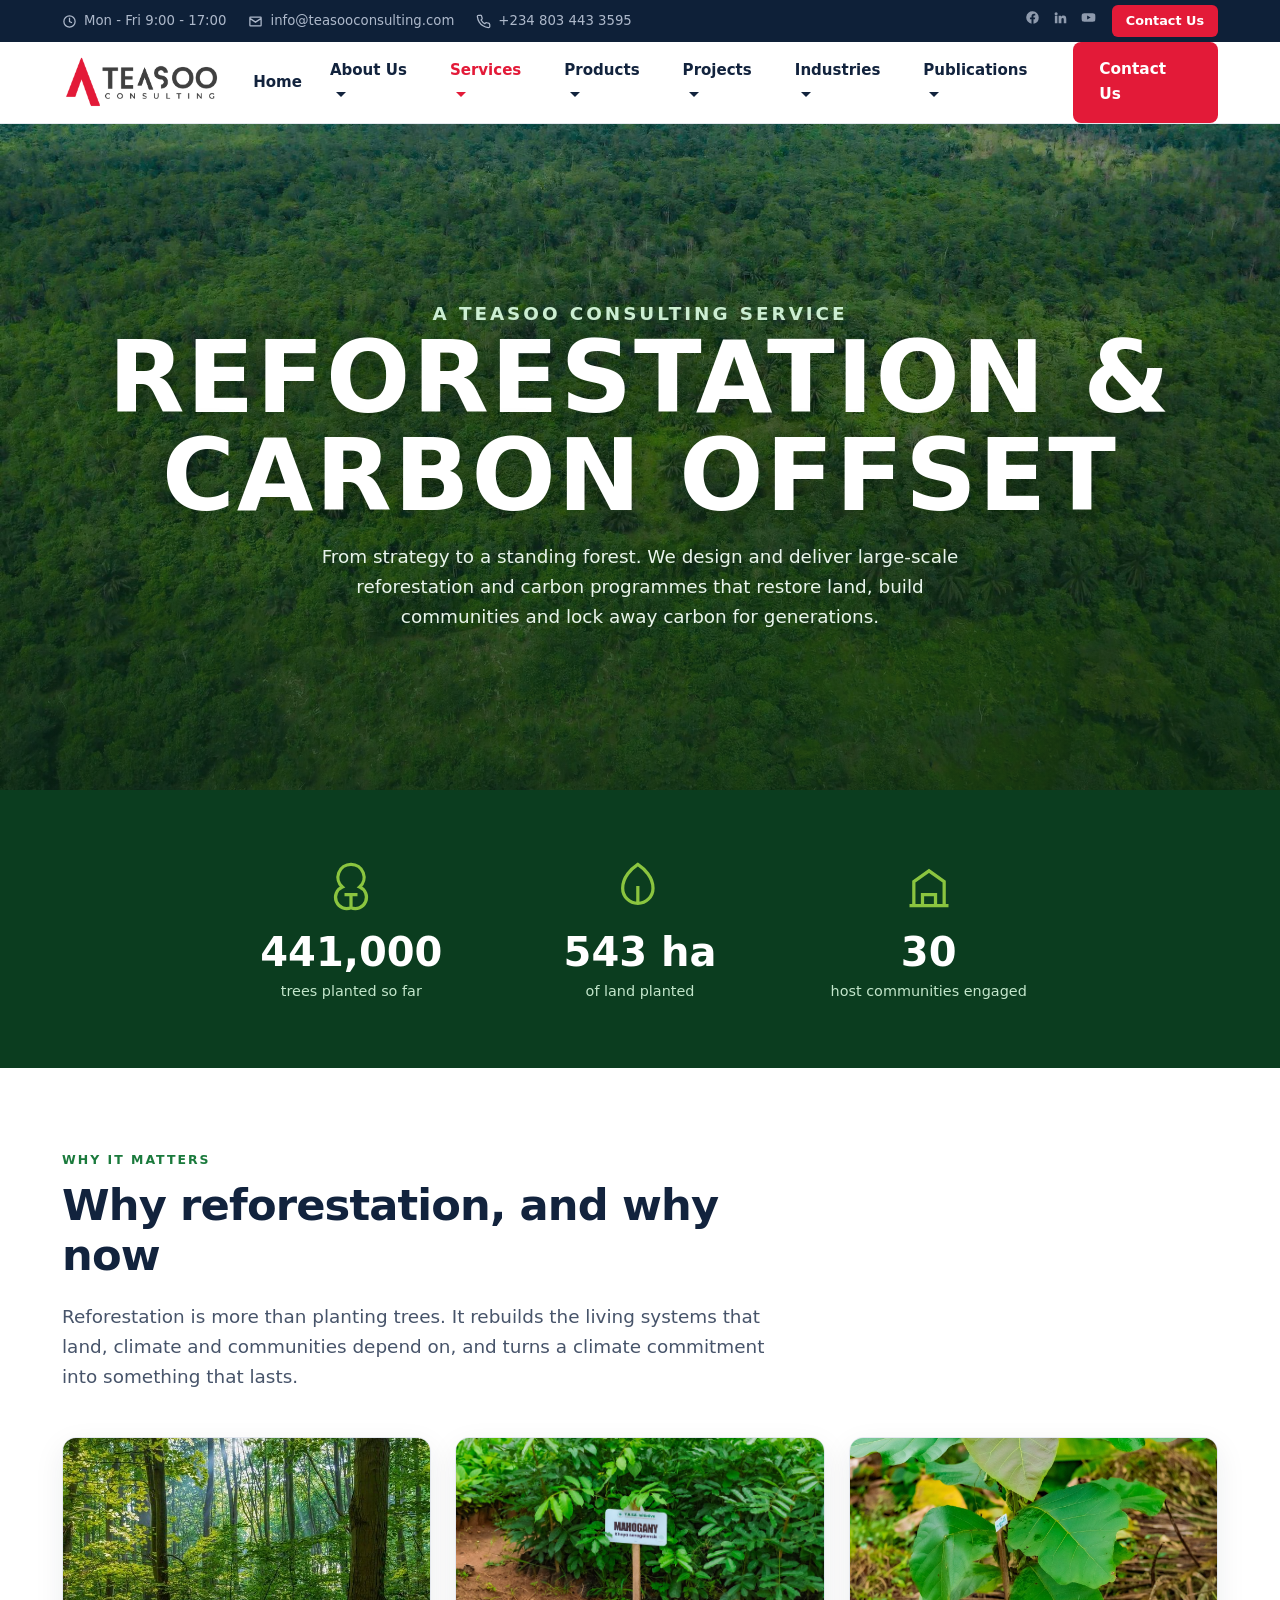
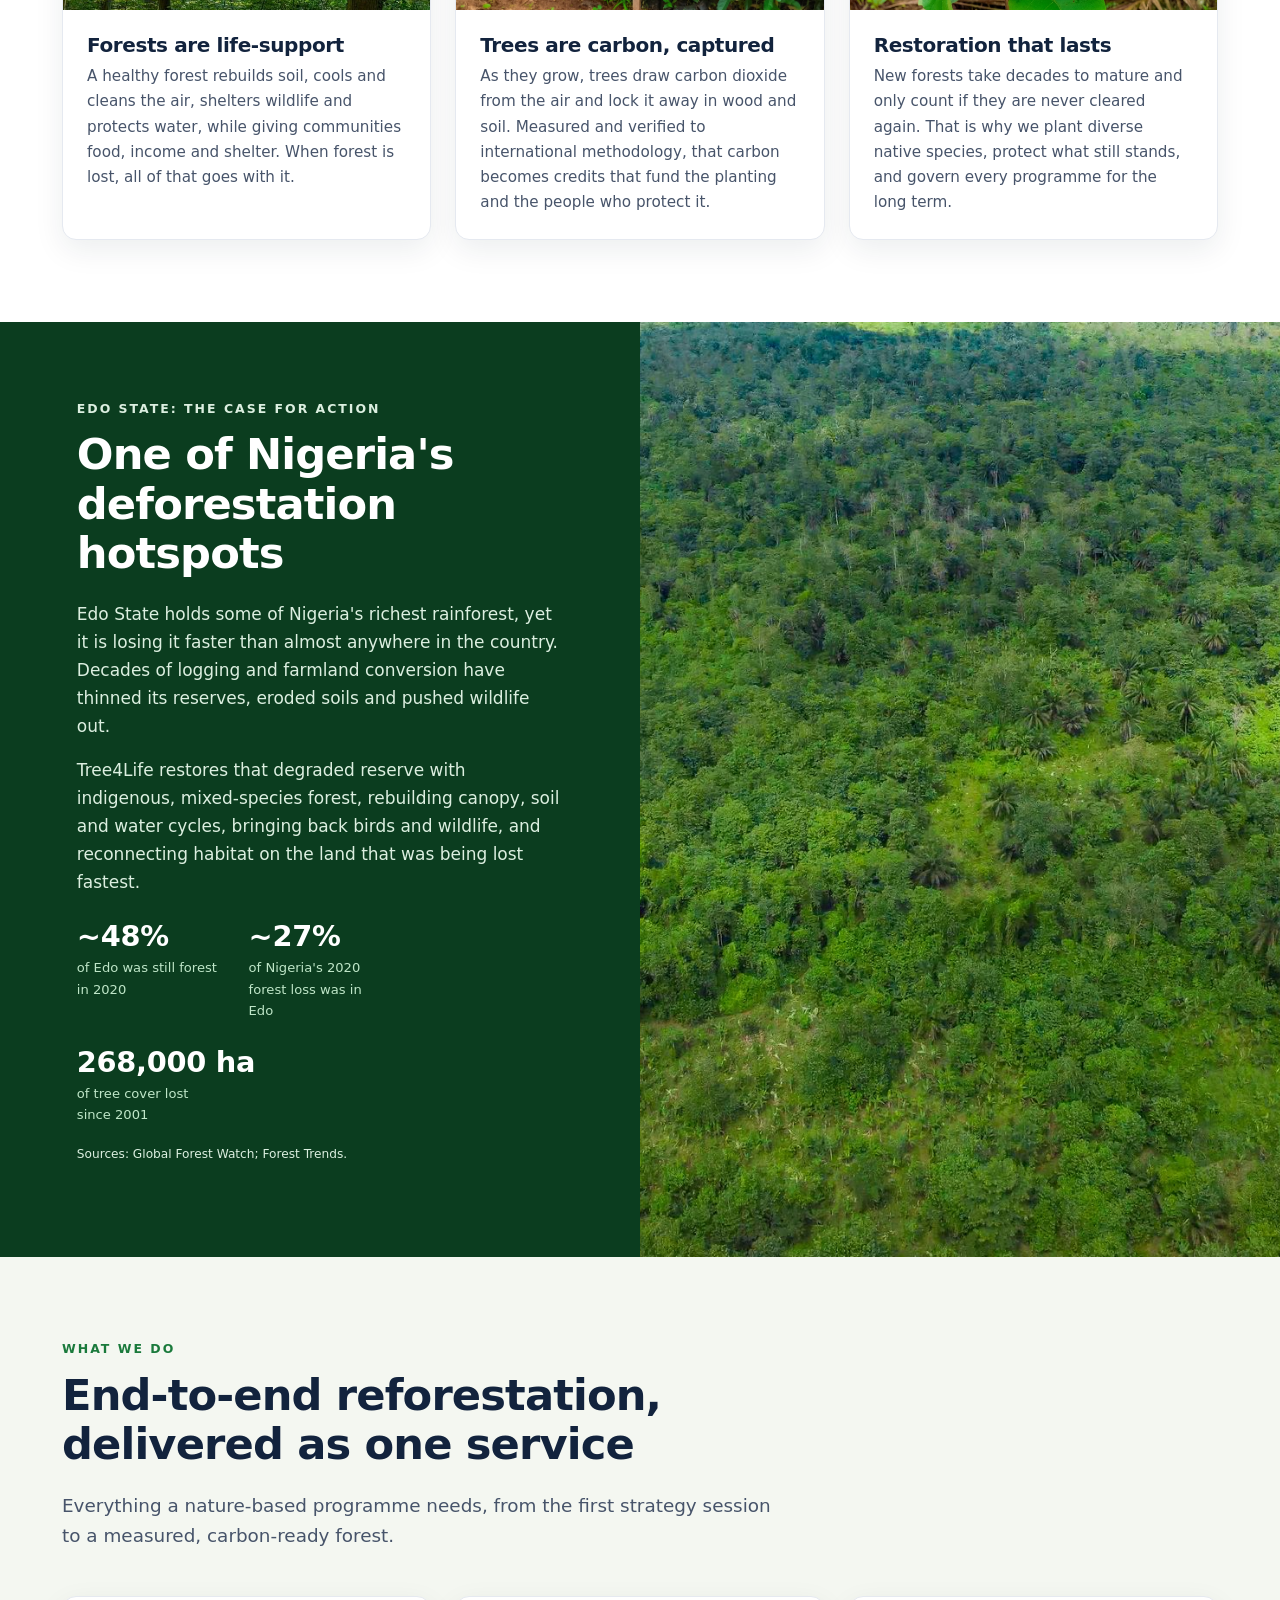
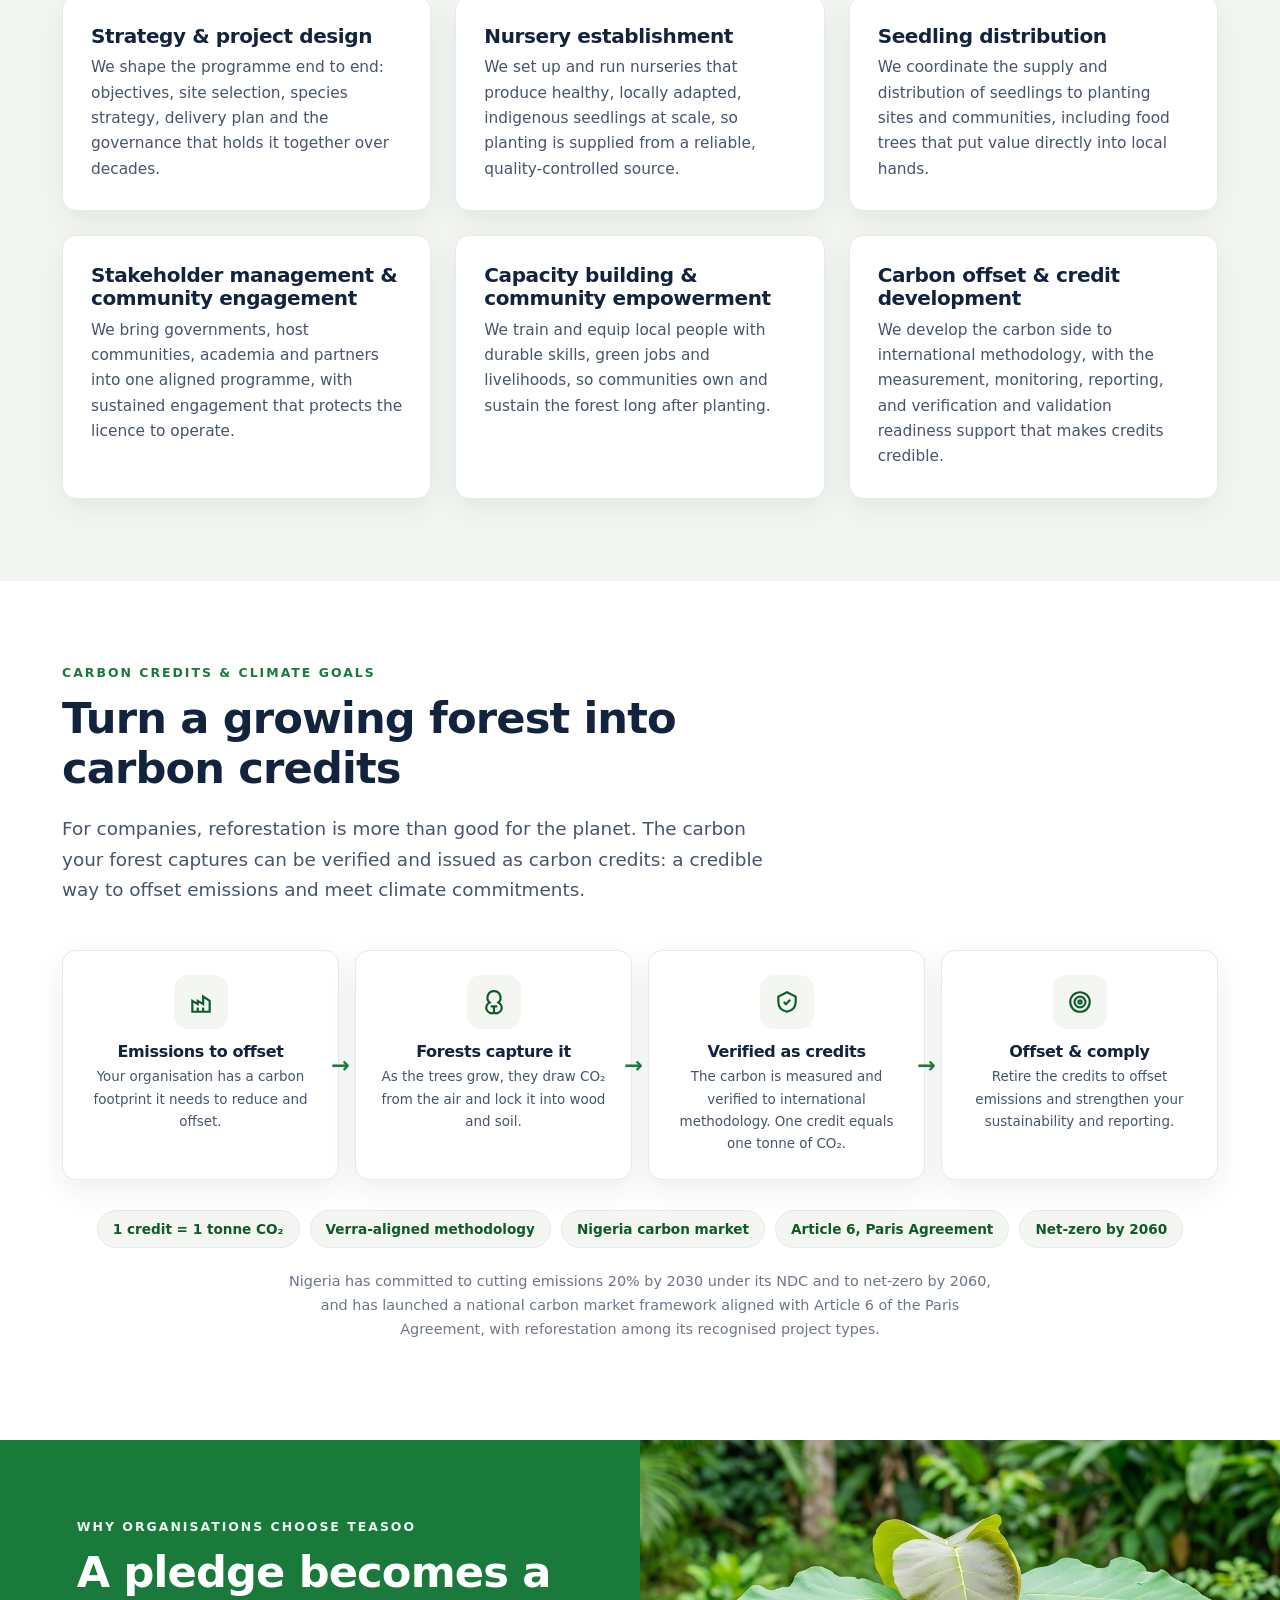
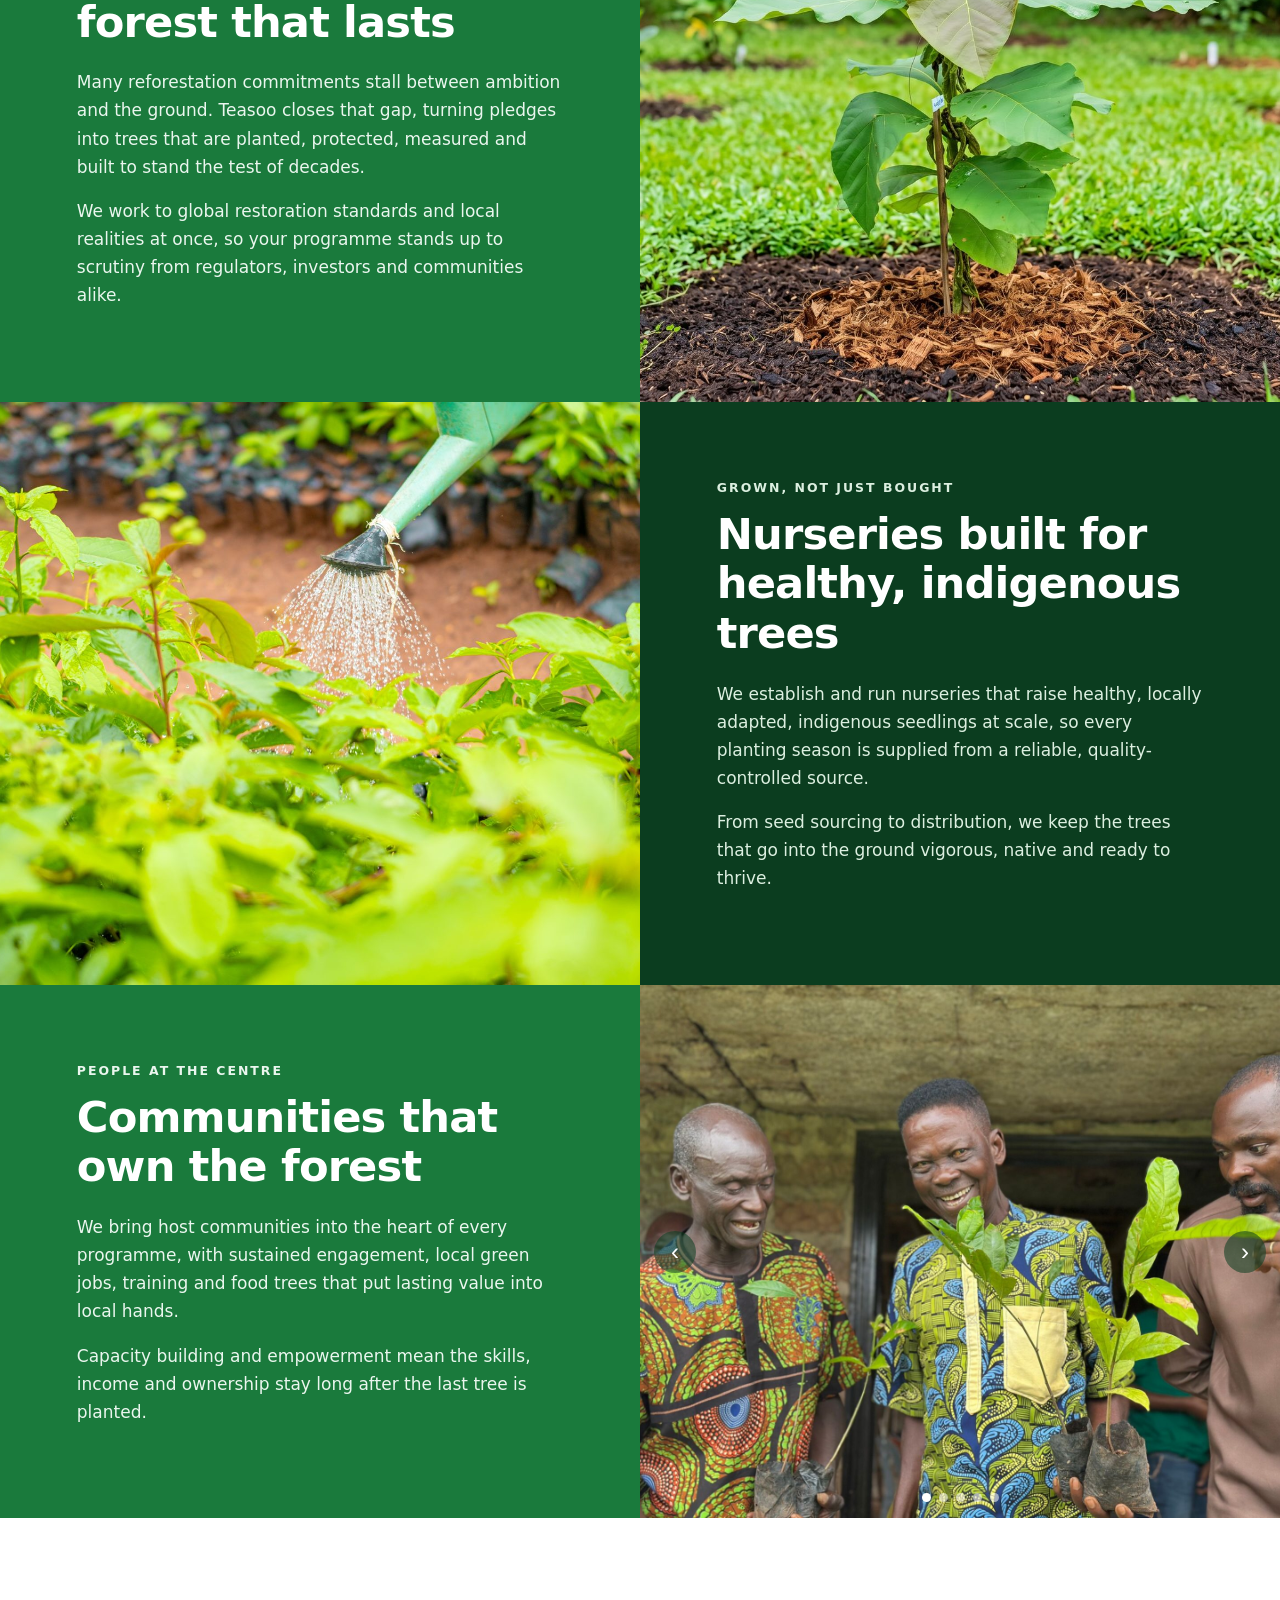
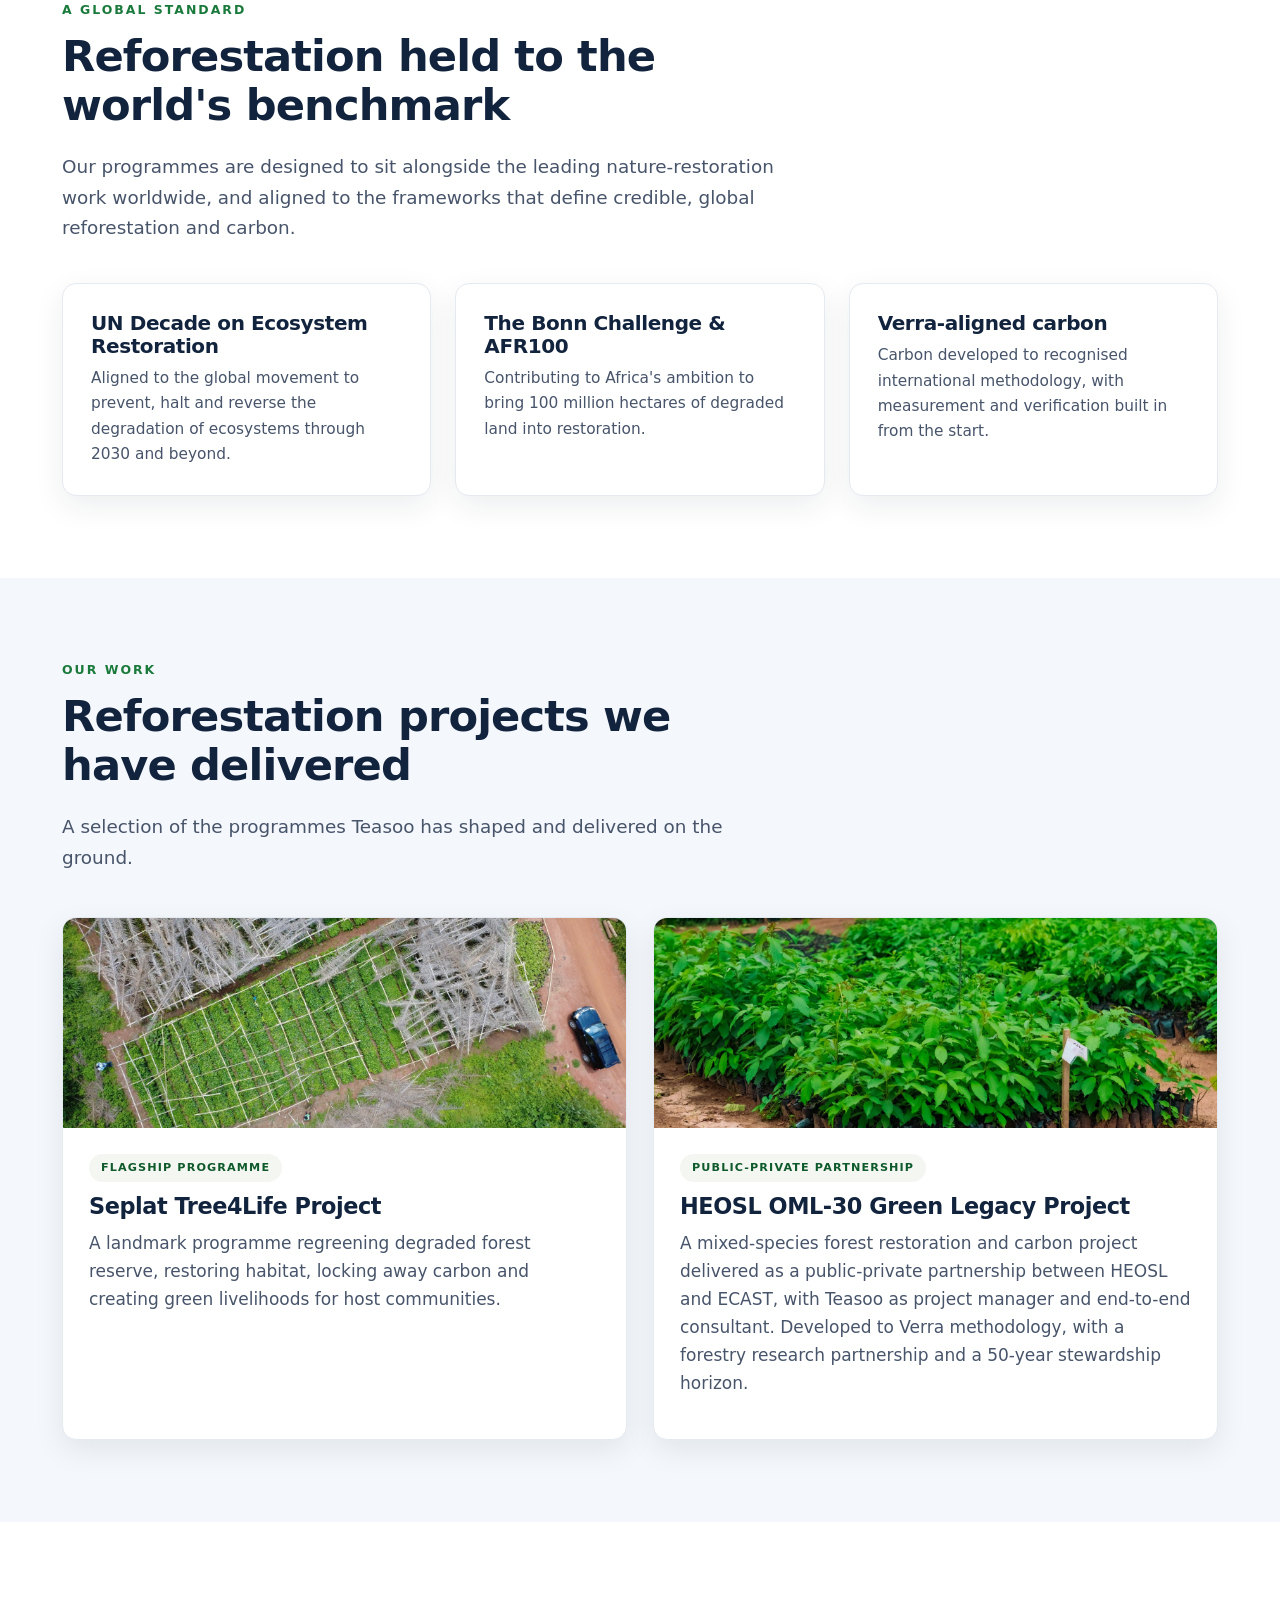
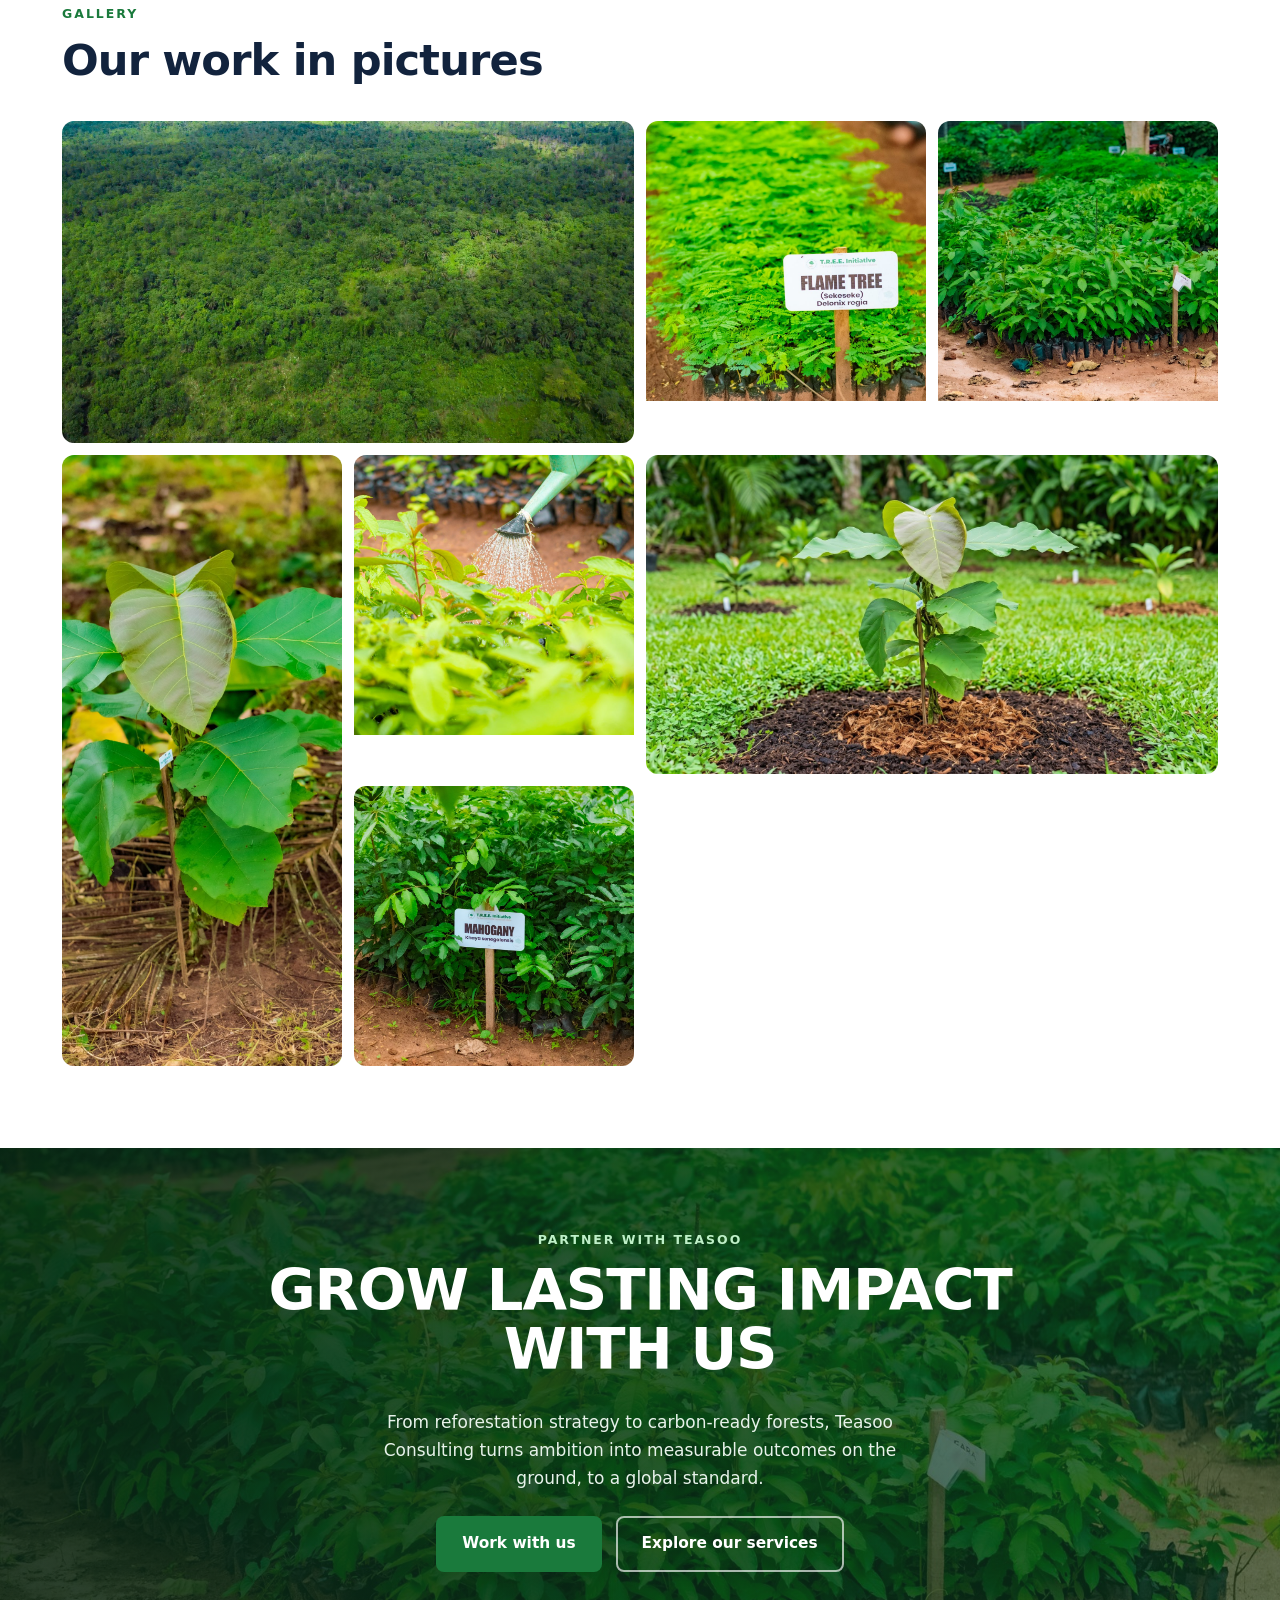
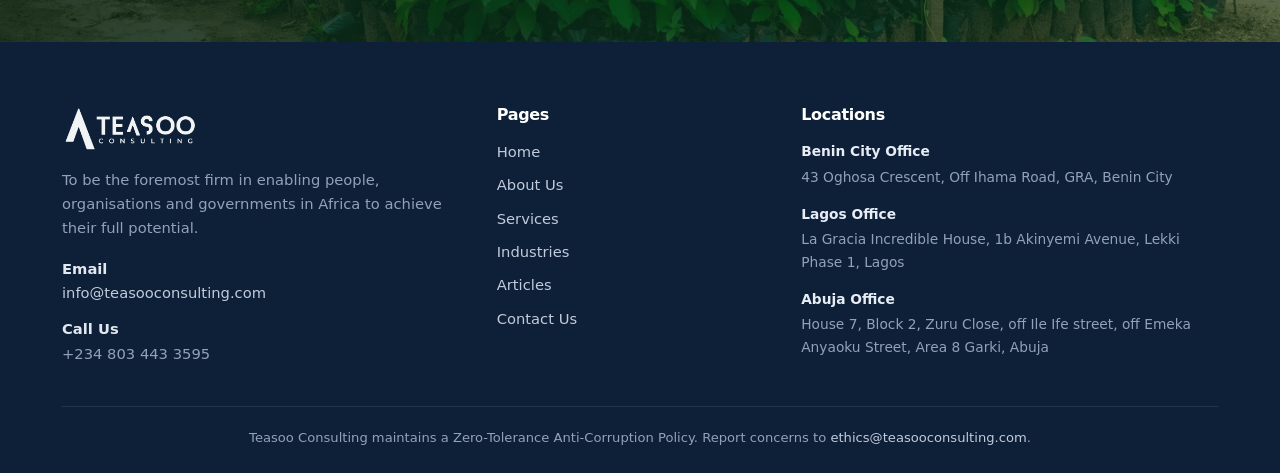
<file: reforestation.html>
<!DOCTYPE html>
<html lang="en">
<head>
<meta charset="UTF-8">
<meta name="viewport" content="width=device-width, initial-scale=1">
<title>Reforestation &amp; Carbon Offset | Teasoo Consulting</title>
<meta name="description" content="Teasoo Consulting designs and delivers reforestation and carbon-offset programmes end to end: strategy, nursery establishment, community engagement, seedling distribution, capacity building and carbon development. From strategy to a standing forest.">
<link rel="stylesheet" href="assets/css/style.css?v=6">
<style>
  /* Project highlight cards */
  .proj-grid{display:grid;grid-template-columns:1fr 1fr;gap:26px;margin-top:44px}
  .proj-hl{background:#fff;border:1px solid var(--line);border-radius:var(--radius);overflow:hidden;box-shadow:var(--shadow);display:flex;flex-direction:column}
  .proj-hl .ph-img{height:210px;background-size:cover;background-position:center}
  .proj-hl .ph-body{padding:26px;display:flex;flex-direction:column;flex:1}
  .proj-hl .ph-tag{display:inline-block;align-self:flex-start;font-size:.7rem;letter-spacing:.1em;text-transform:uppercase;font-weight:800;color:var(--green-d);background:var(--sand);border-radius:999px;padding:5px 12px;margin-bottom:12px}
  .proj-hl h3{font-size:1.4rem;margin:0 0 .4em}
  .proj-hl p{color:var(--slate);margin:0 0 16px}
  .proj-hl .ph-stats{display:flex;gap:22px;flex-wrap:wrap;margin-top:auto;padding-top:16px;border-top:1px solid var(--line)}
  .proj-hl .ph-stats .n{font-size:1.25rem;font-weight:800;color:var(--green-d);line-height:1}
  .proj-hl .ph-stats .l{font-size:.78rem;color:var(--muted);margin-top:3px}
  @media (max-width:820px){.proj-grid{grid-template-columns:1fr}}
  /* 3-up stats band for this page */
  .ta-stats .container{grid-template-columns:repeat(3,1fr);max-width:880px}
  @media (max-width:820px){.ta-stats .container{grid-template-columns:1fr}}
  /* Carousel inside a split block */
  .ta-carousel{position:relative;overflow:hidden;min-height:420px}
  .ta-carousel .tc-track img{position:absolute;inset:0;width:100%;height:100%;object-fit:cover;opacity:0;transition:opacity .8s ease}
  .ta-carousel .tc-track img.is-active{opacity:1}
  .ta-carousel .tc-nav{position:absolute;top:50%;transform:translateY(-50%);z-index:2;width:42px;height:42px;border:0;border-radius:50%;
    background:rgba(11,61,31,.55);color:#fff;font-size:1.5rem;line-height:1;cursor:pointer;display:flex;align-items:center;justify-content:center;transition:background .15s}
  .ta-carousel .tc-nav:hover{background:rgba(11,61,31,.8)}
  .ta-carousel .tc-prev{left:14px}
  .ta-carousel .tc-next{right:14px}
  .ta-carousel .tc-dots{position:absolute;left:0;right:0;bottom:16px;z-index:2;display:flex;gap:8px;justify-content:center}
  .ta-carousel .tc-dots button{width:9px;height:9px;padding:0;border:0;border-radius:50%;background:rgba(255,255,255,.55);cursor:pointer;transition:background .15s}
  .ta-carousel .tc-dots button.is-active{background:#fff}
  @media (max-width:820px){.ta-carousel{min-height:300px}}
  /* Edo case-study stats */
  .edo-stats{display:flex;flex-wrap:wrap;gap:26px 30px;margin-top:26px}
  .edo-stats>div{display:flex;flex-direction:column}
  .edo-stats .n{font-size:1.8rem;font-weight:800;color:#fff;line-height:1;letter-spacing:-.01em}
  .edo-stats .l{font-size:.82rem;color:#bfe6c8;margin-top:6px;max-width:17ch}
  .edo-src{margin-top:18px;font-size:.76rem;color:#9fc7a9}
  /* Why-it-matters story cards */
  .why-card{background:#fff;border:1px solid var(--line);border-radius:var(--radius);overflow:hidden;box-shadow:var(--shadow);display:flex;flex-direction:column;transition:transform .18s ease,box-shadow .18s ease}
  .why-card:hover{transform:translateY(-4px);box-shadow:var(--shadow-lg)}
  .why-card .wc-img{height:172px;background-size:cover;background-position:center}
  .why-card .wc-body{padding:24px}
  .why-card h3{margin:0 0 .4em}
  .why-card p{font-size:.95rem;color:var(--slate);margin:0}
  /* Carbon-credit flow graphic */
  .cflow{display:grid;grid-template-columns:repeat(4,1fr);gap:16px;margin-top:44px}
  .cstep{position:relative;background:#fff;border:1px solid var(--line);border-radius:14px;padding:24px 18px;text-align:center;box-shadow:var(--shadow)}
  .cstep .ci{width:54px;height:54px;margin:0 auto 14px;border-radius:14px;background:var(--sand);display:flex;align-items:center;justify-content:center}
  .cstep .ci svg{width:26px;height:26px;color:var(--green-d);fill:none;stroke:currentColor;stroke-width:2}
  .cstep h4{font-size:1rem;margin:0 0 .35em;color:var(--ink)}
  .cstep p{font-size:.84rem;color:var(--slate);margin:0}
  .cstep:not(:last-child)::after{content:"\2192";position:absolute;right:-12px;top:50%;transform:translateY(-50%);z-index:2;color:var(--green);font-weight:800;font-size:1.4rem}
  .cchips{display:flex;flex-wrap:wrap;gap:10px;justify-content:center;margin-top:30px}
  .cchips span{background:var(--sand);color:var(--green-d);border:1px solid var(--line);border-radius:999px;padding:7px 15px;font-weight:700;font-size:.85rem}
  @media (max-width:820px){.cflow{grid-template-columns:1fr 1fr}.cstep:not(:last-child)::after{display:none}}
  @media (max-width:480px){.cflow{grid-template-columns:1fr}}
</style>
</head>
<body>

<!-- ===================== TOP BAR ===================== -->
<div class="topbar">
  <div class="container">
    <div class="tb-info">
      <span class="hide-sm"><svg class="ico" viewBox="0 0 24 24"><path fill="none" stroke="currentColor" stroke-width="2" d="M12 6v6l4 2M21 12a9 9 0 1 1-18 0 9 9 0 0 1 18 0Z"/></svg> Mon - Fri 9:00 - 17:00</span>
      <span><svg class="ico" viewBox="0 0 24 24"><path fill="none" stroke="currentColor" stroke-width="2" d="M3 7l9 6 9-6M4 5h16a1 1 0 0 1 1 1v12a1 1 0 0 1-1 1H4a1 1 0 0 1-1-1V6a1 1 0 0 1 1-1Z"/></svg> info@teasooconsulting.com</span>
      <span class="hide-sm"><svg class="ico" viewBox="0 0 24 24"><path fill="none" stroke="currentColor" stroke-width="2" d="M22 16.9v3a2 2 0 0 1-2.2 2 19.8 19.8 0 0 1-8.6-3 19.5 19.5 0 0 1-6-6 19.8 19.8 0 0 1-3-8.6A2 2 0 0 1 4.1 2h3a2 2 0 0 1 2 1.7c.1.9.4 1.8.7 2.7a2 2 0 0 1-.5 2.1L8.1 9.6a16 16 0 0 0 6 6l1.1-1.1a2 2 0 0 1 2.1-.5c.9.3 1.8.6 2.7.7a2 2 0 0 1 1.7 2Z"/></svg> +234 803 443 3595</span>
    </div>
    <div class="tb-right">
      <div class="tb-social">
        <a href="#" aria-label="Facebook"><svg class="ico" viewBox="0 0 24 24"><path d="M22 12a10 10 0 1 0-11.6 9.9v-7H7.9V12h2.5V9.8c0-2.5 1.5-3.9 3.8-3.9 1.1 0 2.2.2 2.2.2v2.5h-1.3c-1.2 0-1.6.8-1.6 1.6V12h2.8l-.4 2.9h-2.3v7A10 10 0 0 0 22 12Z"/></svg></a>
        <a href="#" aria-label="LinkedIn"><svg class="ico" viewBox="0 0 24 24"><path d="M4.98 3.5a2.5 2.5 0 1 1 0 5 2.5 2.5 0 0 1 0-5ZM3 9h4v12H3zM9 9h3.8v1.7h.05c.53-1 1.8-2 3.7-2 4 0 4.7 2.6 4.7 6V21h-4v-5.3c0-1.3 0-2.9-1.8-2.9s-2 1.4-2 2.8V21H9z"/></svg></a>
        <a href="#" aria-label="YouTube"><svg class="ico" viewBox="0 0 24 24"><path d="M23 12s0-3.2-.4-4.7a2.5 2.5 0 0 0-1.7-1.7C19.3 5.2 12 5.2 12 5.2s-7.3 0-8.9.4A2.5 2.5 0 0 0 1.4 7.3C1 8.8 1 12 1 12s0 3.2.4 4.7a2.5 2.5 0 0 0 1.7 1.7c1.6.4 8.9.4 8.9.4s7.3 0 8.9-.4a2.5 2.5 0 0 0 1.7-1.7C23 15.2 23 12 23 12ZM9.8 15.3V8.7l5.7 3.3Z"/></svg></a>
      </div>
      <a class="tb-btn" href="index.html#contact">Contact Us</a>
    </div>
  </div>
</div>

<header class="nav">
  <div class="container">
    <a class="brand" href="index.html"><img src="assets/img/teasoo-logo.png" alt="Teasoo Consulting"></a>
    <nav>
      <ul class="menu" id="menu">
        <li><a href="index.html">Home</a></li>
        <li class="has-caret"><a href="#">About Us</a>
          <ul class="submenu">
            <li><a href="#">Our Vision, Mission, Objectives, and Values</a></li>
            <li><a href="#">Our Approach</a></li>
            <li><a href="#">Why Choose Us?</a></li>
            <li><a href="#">Our People</a></li>
            <li><a href="#">Our Partners</a></li>
          </ul>
        </li>
        <li class="has-caret active"><a href="index.html#services">Services</a>
          <ul class="submenu">
            <li><a href="#">Advisory Services</a></li>
            <li><a href="#">Digital Transformation</a></li>
            <li><a href="#">Environmental Sustainability</a></li>
            <li class="active"><a href="reforestation.html">Reforestation &amp; Carbon Offset</a></li>
            <li><a href="#">Government Relations</a></li>
            <li><a href="#">Organisational Development</a></li>
          </ul>
        </li>
        <li class="has-caret"><a href="products.html">Products</a>
          <ul class="submenu">
            <li><a href="esg-horizon.html">ESG Horizon <span class="flag flag--live">LIVE</span></a></li>
            <li><a href="teasoo-set.html">Teasoo SET <span class="flag flag--live">LIVE</span></a></li>
            <li><a href="products.html#tms">Teasoo TMS <span class="flag flag--live">LIVE</span></a></li>
            <li><a href="products.html">All Products</a></li>
            <li><a href="products.html#pipeline" style="color:var(--muted)">More coming soon…</a></li>
          </ul>
        </li>
        <li class="has-caret"><a href="#">Projects</a>
          <ul class="submenu">
            <li><a href="unilever.html">Unilever Nigeria Stakeholder Management Workshop</a></li>
            <li><a href="#">Employment Relations Strategy Workshop</a></li>
            <li><a href="#">Shina Aluwoye Foundation Establishment &amp; Bursary Programme Launch</a></li>
            <li><a href="reforestation.html">Reforestation &amp; Carbon Offset <span class="flag">FLAGSHIP</span></a></li>
          </ul>
        </li>
        <li class="has-caret"><a href="#">Industries</a>
          <ul class="submenu">
            <li><a href="#">Environmental Sustainability &amp; CSR</a></li>
            <li><a href="#">Government &amp; Public Sector</a></li>
            <li><a href="#">Technology &amp; Digital Transformation</a></li>
            <li><a href="#">Infrastructure &amp; Construction</a></li>
            <li><a href="#">Education &amp; Training</a></li>
            <li><a href="#">Non-Profit &amp; Social Impact</a></li>
          </ul>
        </li>
        <li class="has-caret"><a href="#">Publications</a>
          <ul class="submenu">
            <li><a href="#">Internal Publications</a></li>
            <li><a href="#">MP's Hub</a></li>
          </ul>
        </li>
      </ul>
    </nav>
    <div class="nav-cta">
      <a class="btn btn--red" href="#contact">Contact Us</a>
      <button class="nav-toggle" id="navToggle" aria-label="Menu"><span></span><span></span><span></span></button>
    </div>
  </div>
</header>

<!-- ===================== HERO ===================== -->
<section class="ta-hero">
  <div class="ta-hero__bg" style="background-image:url('assets/img/t4l-drone-canopy.jpg')"></div>
  <div class="inner">
    <p class="eyebrow">A Teasoo Consulting Service</p>
    <h1>Reforestation &amp; Carbon Offset</h1>
    <p>From strategy to a standing forest. We design and deliver large-scale reforestation and carbon programmes that restore land, build communities and lock away carbon for generations.</p>
  </div>
</section>

<!-- ===================== AGGREGATE STATS ===================== -->
<section class="ta-stats">
  <div class="container">
    <div class="ta-stat"><div class="ic"><svg viewBox="0 0 24 24"><path d="M12 22v-6M9 16h6M12 2a6 6 0 0 0-4 10.5A5 5 0 1 0 12 22a5 5 0 1 0 4-9.5A6 6 0 0 0 12 2Z"/></svg></div><div class="num">441,000</div><div class="lbl">trees planted so far</div></div>
    <div class="ta-stat"><div class="ic"><svg viewBox="0 0 24 24"><path d="M11 20A7 7 0 0 1 4 13c0-5 4-9 7-11 3 2 7 6 7 11a7 7 0 0 1-7 7Z"/><path d="M11 20v-8"/></svg></div><div class="num">543 ha</div><div class="lbl">of land planted</div></div>
    <div class="ta-stat"><div class="ic"><svg viewBox="0 0 24 24"><path d="M3 21h18M5 21V10l7-5 7 5v11M9 21v-5h6v5"/></svg></div><div class="num">30</div><div class="lbl">host communities engaged</div></div>
  </div>
</section>

<!-- ===================== WHY REFORESTATION ===================== -->
<section class="section">
  <div class="container">
    <div class="measure">
      <p class="eyebrow" style="color:var(--green)">Why it matters</p>
      <h2>Why reforestation, and why now</h2>
      <p class="lead">Reforestation is more than planting trees. It rebuilds the living systems that land, climate and communities depend on, and turns a climate commitment into something that lasts.</p>
    </div>
    <div class="grid grid-3" style="margin-top:44px">
      <div class="why-card"><div class="wc-img" style="background-image:url('assets/img/forest-canopy.jpg')"></div><div class="wc-body"><h3>Forests are life-support</h3><p>A healthy forest rebuilds soil, cools and cleans the air, shelters wildlife and protects water, while giving communities food, income and shelter. When forest is lost, all of that goes with it.</p></div></div>
      <div class="why-card"><div class="wc-img" style="background-image:url('assets/img/t4l-mahogany.jpg')"></div><div class="wc-body"><h3>Trees are carbon, captured</h3><p>As they grow, trees draw carbon dioxide from the air and lock it away in wood and soil. Measured and verified to international methodology, that carbon becomes credits that fund the planting and the people who protect it.</p></div></div>
      <div class="why-card"><div class="wc-img" style="background-image:url('assets/img/t4l-sapling.jpg')"></div><div class="wc-body"><h3>Restoration that lasts</h3><p>New forests take decades to mature and only count if they are never cleared again. That is why we plant diverse native species, protect what still stands, and govern every programme for the long term.</p></div></div>
    </div>
  </div>
</section>

<!-- ===================== EDO CASE STUDY ===================== -->
<section class="ta-split block-dd">
  <div class="txt">
    <div class="measure">
      <p class="eyebrow">Edo State: the case for action</p>
      <h2>One of Nigeria's deforestation hotspots</h2>
      <p>Edo State holds some of Nigeria's richest rainforest, yet it is losing it faster than almost anywhere in the country. Decades of logging and farmland conversion have thinned its reserves, eroded soils and pushed wildlife out.</p>
      <p>Tree4Life restores that degraded reserve with indigenous, mixed-species forest, rebuilding canopy, soil and water cycles, bringing back birds and wildlife, and reconnecting habitat on the land that was being lost fastest.</p>
      <div class="edo-stats">
        <div><span class="n">~48%</span><span class="l">of Edo was still forest in 2020</span></div>
        <div><span class="n">~27%</span><span class="l">of Nigeria's 2020 forest loss was in Edo</span></div>
        <div><span class="n">268,000 ha</span><span class="l">of tree cover lost since 2001</span></div>
      </div>
      <p class="edo-src">Sources: Global Forest Watch; Forest Trends.</p>
    </div>
  </div>
  <div class="img" style="background-image:url('assets/img/t4l-drone-canopy.jpg')"></div>
</section>

<!-- ===================== WHAT WE DO ===================== -->
<section class="section section--sand">
  <div class="container">
    <div class="measure">
      <p class="eyebrow" style="color:var(--green)">What we do</p>
      <h2>End-to-end reforestation, delivered as one service</h2>
      <p class="lead">Everything a nature-based programme needs, from the first strategy session to a measured, carbon-ready forest.</p>
    </div>
    <div class="grid grid-3" style="margin-top:44px">
      <div class="card"><h3>Strategy &amp; project design</h3><p>We shape the programme end to end: objectives, site selection, species strategy, delivery plan and the governance that holds it together over decades.</p></div>
      <div class="card"><h3>Nursery establishment</h3><p>We set up and run nurseries that produce healthy, locally adapted, indigenous seedlings at scale, so planting is supplied from a reliable, quality-controlled source.</p></div>
      <div class="card"><h3>Seedling distribution</h3><p>We coordinate the supply and distribution of seedlings to planting sites and communities, including food trees that put value directly into local hands.</p></div>
      <div class="card"><h3>Stakeholder management &amp; community engagement</h3><p>We bring governments, host communities, academia and partners into one aligned programme, with sustained engagement that protects the licence to operate.</p></div>
      <div class="card"><h3>Capacity building &amp; community empowerment</h3><p>We train and equip local people with durable skills, green jobs and livelihoods, so communities own and sustain the forest long after planting.</p></div>
      <div class="card"><h3>Carbon offset &amp; credit development</h3><p>We develop the carbon side to international methodology, with the measurement, monitoring, reporting, and verification and validation readiness support that makes credits credible.</p></div>
    </div>
  </div>
</section>

<!-- ===================== CARBON CREDITS ===================== -->
<section class="section">
  <div class="container">
    <div class="measure">
      <p class="eyebrow" style="color:var(--green)">Carbon credits &amp; climate goals</p>
      <h2>Turn a growing forest into carbon credits</h2>
      <p class="lead">For companies, reforestation is more than good for the planet. The carbon your forest captures can be verified and issued as carbon credits: a credible way to offset emissions and meet climate commitments.</p>
    </div>
    <div class="cflow">
      <div class="cstep"><div class="ci"><svg viewBox="0 0 24 24"><path d="M3 21h18M4 21V11l5 3V11l5 3V7l6 4v10"/><path d="M9 21v-4M14 21v-4"/></svg></div><h4>Emissions to offset</h4><p>Your organisation has a carbon footprint it needs to reduce and offset.</p></div>
      <div class="cstep"><div class="ci"><svg viewBox="0 0 24 24"><path d="M12 22v-6M9 16h6M12 2a6 6 0 0 0-4 10.5A5 5 0 1 0 12 22a5 5 0 1 0 4-9.5A6 6 0 0 0 12 2Z"/></svg></div><h4>Forests capture it</h4><p>As the trees grow, they draw CO&#8322; from the air and lock it into wood and soil.</p></div>
      <div class="cstep"><div class="ci"><svg viewBox="0 0 24 24"><path d="M12 3l8 4v5c0 5-3.5 8-8 9-4.5-1-8-4-8-9V7l8-4Z"/><path d="M9 12l2 2 4-4"/></svg></div><h4>Verified as credits</h4><p>The carbon is measured and verified to international methodology. One credit equals one tonne of CO&#8322;.</p></div>
      <div class="cstep"><div class="ci"><svg viewBox="0 0 24 24"><circle cx="12" cy="12" r="9"/><circle cx="12" cy="12" r="5"/><circle cx="12" cy="12" r="1.5"/></svg></div><h4>Offset &amp; comply</h4><p>Retire the credits to offset emissions and strengthen your sustainability and reporting.</p></div>
    </div>
    <div class="cchips">
      <span>1 credit = 1 tonne CO&#8322;</span><span>Verra-aligned methodology</span><span>Nigeria carbon market</span><span>Article 6, Paris Agreement</span><span>Net-zero by 2060</span>
    </div>
    <p class="center measure" style="margin-top:22px;color:var(--muted);font-size:.9rem">Nigeria has committed to cutting emissions 20% by 2030 under its NDC and to net-zero by 2060, and has launched a national carbon market framework aligned with Article 6 of the Paris Agreement, with reforestation among its recognised project types.</p>
  </div>
</section>

<!-- ===================== APPROACH SPLIT ===================== -->
<section class="ta-split block-green">
  <div class="txt">
    <div class="measure">
      <p class="eyebrow">Why organisations choose Teasoo</p>
      <h2>A pledge becomes a forest that lasts</h2>
      <p>Many reforestation commitments stall between ambition and the ground. Teasoo closes that gap, turning pledges into trees that are planted, protected, measured and built to stand the test of decades.</p>
      <p>We work to global restoration standards and local realities at once, so your programme stands up to scrutiny from regulators, investors and communities alike.</p>
    </div>
  </div>
  <div class="img" style="background-image:url('assets/img/t4l-single-tree.jpg')"></div>
</section>

<!-- ===================== NURSERY SPLIT ===================== -->
<section class="ta-split ta-split--imgleft block-dd">
  <div class="txt">
    <div class="measure">
      <p class="eyebrow">Grown, not just bought</p>
      <h2>Nurseries built for healthy, indigenous trees</h2>
      <p>We establish and run nurseries that raise healthy, locally adapted, indigenous seedlings at scale, so every planting season is supplied from a reliable, quality-controlled source.</p>
      <p>From seed sourcing to distribution, we keep the trees that go into the ground vigorous, native and ready to thrive.</p>
    </div>
  </div>
  <div class="img" style="background-image:url('assets/img/t4l-watering.jpg')"></div>
</section>

<!-- ===================== COMMUNITY SPLIT ===================== -->
<section class="ta-split block-green">
  <div class="txt">
    <div class="measure">
      <p class="eyebrow">People at the centre</p>
      <h2>Communities that own the forest</h2>
      <p>We bring host communities into the heart of every programme, with sustained engagement, local green jobs, training and food trees that put lasting value into local hands.</p>
      <p>Capacity building and empowerment mean the skills, income and ownership stay long after the last tree is planted.</p>
    </div>
  </div>
  <div class="ta-carousel" data-carousel>
    <div class="tc-track">
      <img src="assets/img/t4l-comm-1.jpg" alt="Community elders celebrating with young tree seedlings" class="is-active">
      <img src="assets/img/t4l-comm-2.jpg" alt="Teasoo team distributing seedlings to community elders" loading="lazy">
      <img src="assets/img/t4l-comm-5.jpg" alt="Women of the host community empowered through the programme" loading="lazy">
      <img src="assets/img/t4l-comm-3.jpg" alt="Host community gathered for a Tree4Life engagement" loading="lazy">
      <img src="assets/img/t4l-comm-4.jpg" alt="Community members with the Teasoo field team" loading="lazy">
    </div>
    <button class="tc-nav tc-prev" aria-label="Previous photo" type="button">&#8249;</button>
    <button class="tc-nav tc-next" aria-label="Next photo" type="button">&#8250;</button>
    <div class="tc-dots" aria-hidden="true"></div>
  </div>
</section>

<!-- ===================== GLOBAL STANDARD ===================== -->
<section class="section">
  <div class="container">
    <div class="measure">
      <p class="eyebrow" style="color:var(--green)">A global standard</p>
      <h2>Reforestation held to the world's benchmark</h2>
      <p class="lead">Our programmes are designed to sit alongside the leading nature-restoration work worldwide, and aligned to the frameworks that define credible, global reforestation and carbon.</p>
    </div>
    <div class="grid grid-3" style="margin-top:40px">
      <div class="card"><h3>UN Decade on Ecosystem Restoration</h3><p>Aligned to the global movement to prevent, halt and reverse the degradation of ecosystems through 2030 and beyond.</p></div>
      <div class="card"><h3>The Bonn Challenge &amp; AFR100</h3><p>Contributing to Africa's ambition to bring 100 million hectares of degraded land into restoration.</p></div>
      <div class="card"><h3>Verra-aligned carbon</h3><p>Carbon developed to recognised international methodology, with measurement and verification built in from the start.</p></div>
    </div>
  </div>
</section>

<!-- ===================== PROJECTS ===================== -->
<section class="section section--soft">
  <div class="container">
    <div class="measure">
      <p class="eyebrow" style="color:var(--green)">Our work</p>
      <h2>Reforestation projects we have delivered</h2>
      <p class="lead">A selection of the programmes Teasoo has shaped and delivered on the ground.</p>
    </div>
    <div class="proj-grid">

      <div class="proj-hl">
        <div class="ph-img" style="background-image:url('assets/img/t4l-aerial.jpg')"></div>
        <div class="ph-body">
          <span class="ph-tag">Flagship programme</span>
          <h3>Seplat Tree4Life Project</h3>
          <p>A landmark programme regreening degraded forest reserve, restoring habitat, locking away carbon and creating green livelihoods for host communities.</p>
        </div>
      </div>

      <div class="proj-hl">
        <div class="ph-img" style="background-image:url('assets/img/t4l-rows.jpg')"></div>
        <div class="ph-body">
          <span class="ph-tag">Public-private partnership</span>
          <h3>HEOSL OML-30 Green Legacy Project</h3>
          <p>A mixed-species forest restoration and carbon project delivered as a public-private partnership between HEOSL and ECAST, with Teasoo as project manager and end-to-end consultant. Developed to Verra methodology, with a forestry research partnership and a 50-year stewardship horizon.</p>
        </div>
      </div>

    </div>
  </div>
</section>

<!-- ===================== GALLERY ===================== -->
<section class="section">
  <div class="container">
    <div class="measure"><p class="eyebrow" style="color:var(--green)">Gallery</p><h2>Our work in pictures</h2></div>
    <div class="gallery" style="margin-top:36px">
      <a href="assets/img/t4l-drone-canopy.jpg" class="wide"><img src="assets/img/t4l-drone-canopy.jpg" alt="Aerial view of a restored forest canopy"></a>
      <a href="assets/img/t4l-flametree.jpg"><img src="assets/img/t4l-flametree.jpg" alt="Vivid young trees thriving in a plantation"></a>
      <a href="assets/img/t4l-rows.jpg"><img src="assets/img/t4l-rows.jpg" alt="Rows of healthy seedlings"></a>
      <a href="assets/img/t4l-sapling.jpg" class="tall"><img src="assets/img/t4l-sapling.jpg" alt="A healthy young sapling"></a>
      <a href="assets/img/t4l-watering.jpg"><img src="assets/img/t4l-watering.jpg" alt="Nurturing seedlings with care"></a>
      <a href="assets/img/t4l-single-tree.jpg" class="wide"><img src="assets/img/t4l-single-tree.jpg" alt="A young tree established in restored ground"></a>
      <a href="assets/img/t4l-mahogany.jpg"><img src="assets/img/t4l-mahogany.jpg" alt="Indigenous trees flourishing"></a>
    </div>
  </div>
</section>

<!-- ===================== CTA BANNER ===================== -->
<section class="ta-banner" id="contact">
  <div class="ta-banner__bg" style="background-image:url('assets/img/t4l-rows.jpg')"></div>
  <div class="container">
    <p class="eyebrow" style="color:#bff0c8">Partner with Teasoo</p>
    <h2>Grow lasting impact with us</h2>
    <p>From reforestation strategy to carbon-ready forests, Teasoo Consulting turns ambition into measurable outcomes on the ground, to a global standard.</p>
    <div class="btnrow">
      <a class="btn btn--primary" href="index.html#contact">Work with us</a>
      <a class="btn btn--ghost" href="index.html#services">Explore our services</a>
    </div>
  </div>
</section>


<!-- ===================== FOOTER ===================== -->
<footer class="footer">
  <div class="container">
    <div class="fgrid">
      <div>
        <img class="flogo" src="assets/img/teasoo-logo.png" alt="Teasoo Consulting">
        <p>To be the foremost firm in enabling people, organisations and governments in Africa to achieve their full potential.</p>
        <div class="fcontact">
          <b>Email</b><a href="mailto:info@teasooconsulting.com">info@teasooconsulting.com</a>
          <b>Call Us</b>+234 803 443 3595
        </div>
      </div>
      <div>
        <h4>Pages</h4>
        <ul>
          <li><a href="index.html">Home</a></li>
          <li><a href="#">About Us</a></li>
          <li><a href="index.html#services">Services</a></li>
          <li><a href="#">Industries</a></li>
          <li><a href="#">Articles</a></li>
          <li><a href="index.html#contact">Contact Us</a></li>
        </ul>
      </div>
      <div>
        <h4>Locations</h4>
        <div class="offices">
          <div><b>Benin City Office</b>43 Oghosa Crescent, Off Ihama Road, GRA, Benin City</div>
          <div><b>Lagos Office</b>La Gracia Incredible House, 1b Akinyemi Avenue, Lekki Phase 1, Lagos</div>
          <div><b>Abuja Office</b>House 7, Block 2, Zuru Close, off Ile Ife street, off Emeka Anyaoku Street, Area 8 Garki, Abuja</div>
        </div>
      </div>
    </div>
    <div class="fbar">Teasoo Consulting maintains a Zero-Tolerance Anti-Corruption Policy. Report concerns to <a href="mailto:ethics@teasooconsulting.com">ethics@teasooconsulting.com</a>.</div>
  </div>
</footer>

<script>
  var t=document.getElementById('navToggle'),m=document.getElementById('menu');
  if(t){t.addEventListener('click',function(){m.classList.toggle('open');});}
  document.querySelectorAll('.menu .has-caret > a').forEach(function(a){
    a.addEventListener('click',function(e){
      if(window.innerWidth<=820 && a.getAttribute('href')==='#'){
        e.preventDefault(); a.parentElement.classList.toggle('open');
        var s=a.nextElementSibling; if(s){s.style.display=s.style.display==='block'?'none':'block';}
      }
    });
  });
  // Carousel(s)
  document.querySelectorAll('[data-carousel]').forEach(function(c){
    var imgs=c.querySelectorAll('.tc-track img');
    if(imgs.length<2) return;
    var dots=c.querySelector('.tc-dots'), i=0, timer;
    imgs.forEach(function(_,k){
      var b=document.createElement('button'); b.type='button';
      if(k===0) b.className='is-active';
      b.addEventListener('click',function(){go(k);start();});
      dots.appendChild(b);
    });
    var dotEls=dots.querySelectorAll('button');
    function go(n){
      imgs[i].classList.remove('is-active'); dotEls[i].classList.remove('is-active');
      i=(n+imgs.length)%imgs.length;
      imgs[i].classList.add('is-active'); dotEls[i].classList.add('is-active');
    }
    function start(){clearInterval(timer); timer=setInterval(function(){go(i+1);},4500);}
    c.querySelector('.tc-next').addEventListener('click',function(){go(i+1);start();});
    c.querySelector('.tc-prev').addEventListener('click',function(){go(i-1);start();});
    start();
  });
</script>
</body>
</html>
</file>
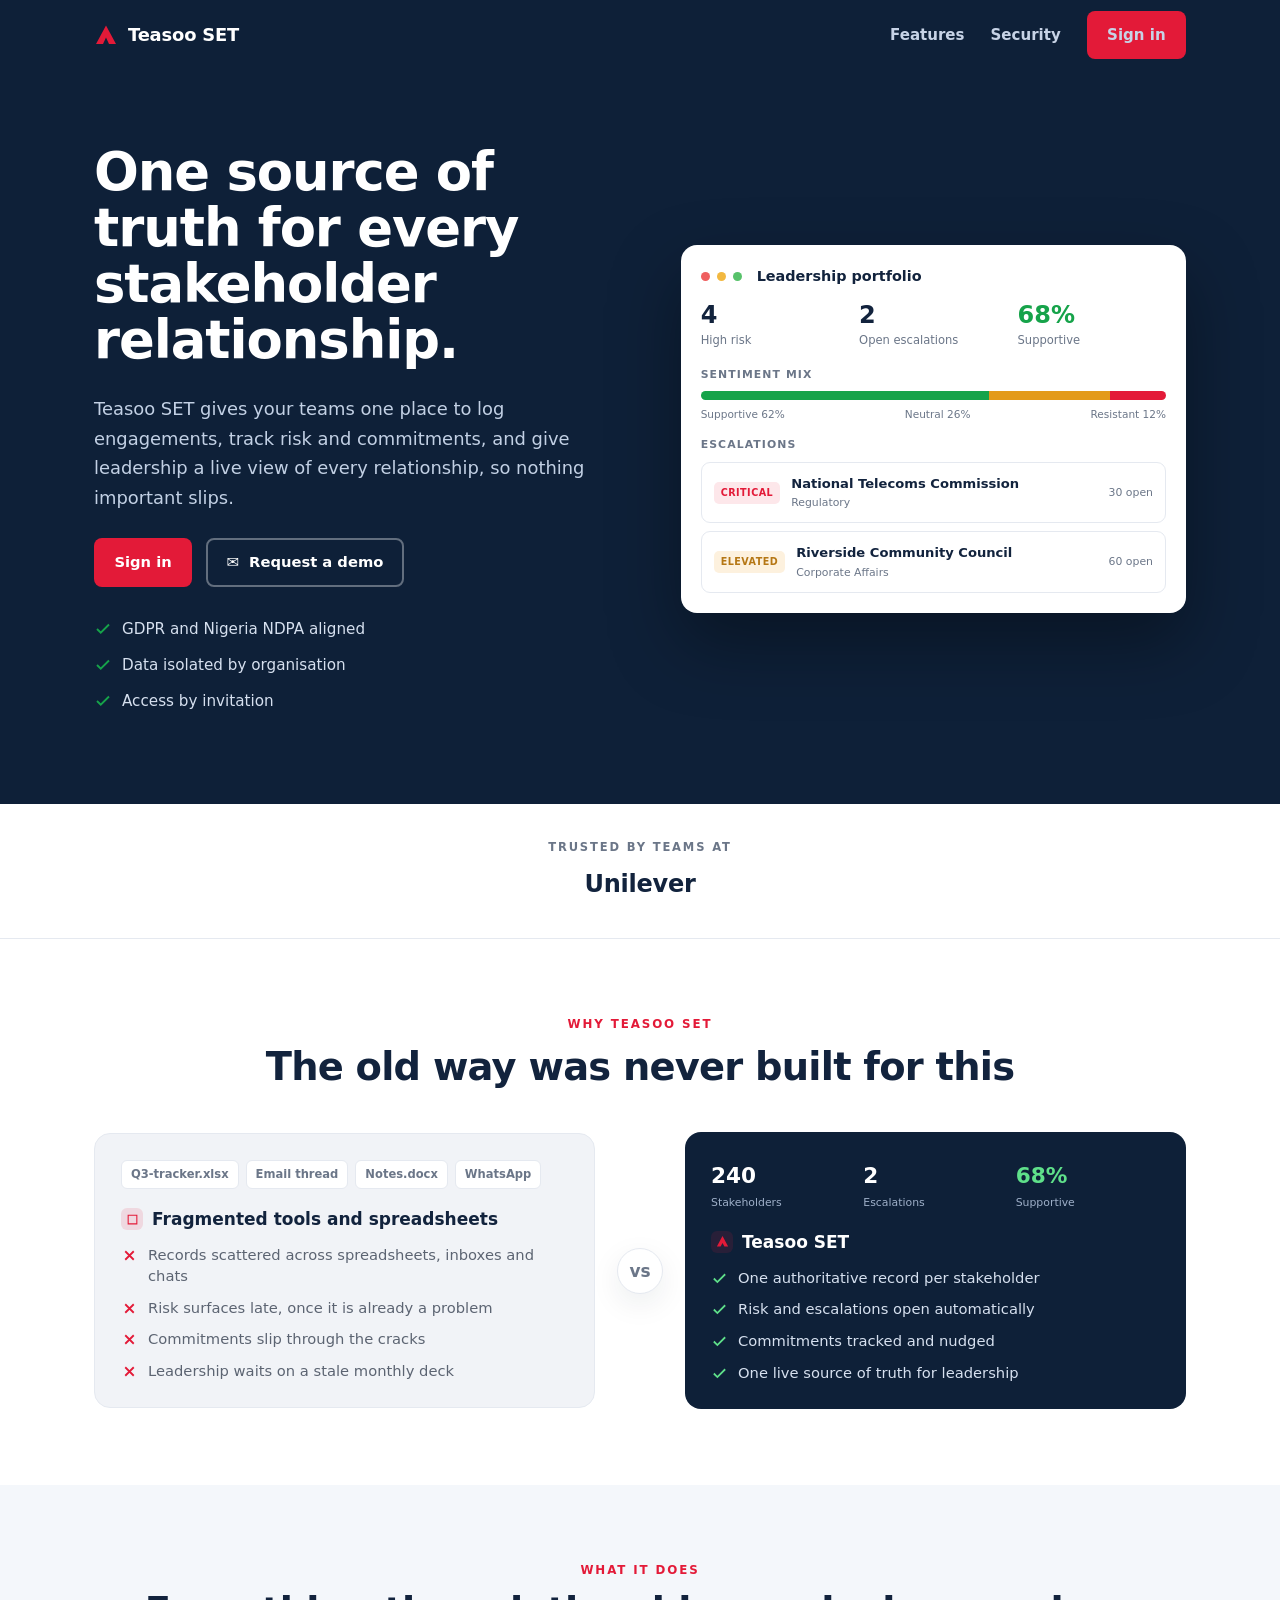
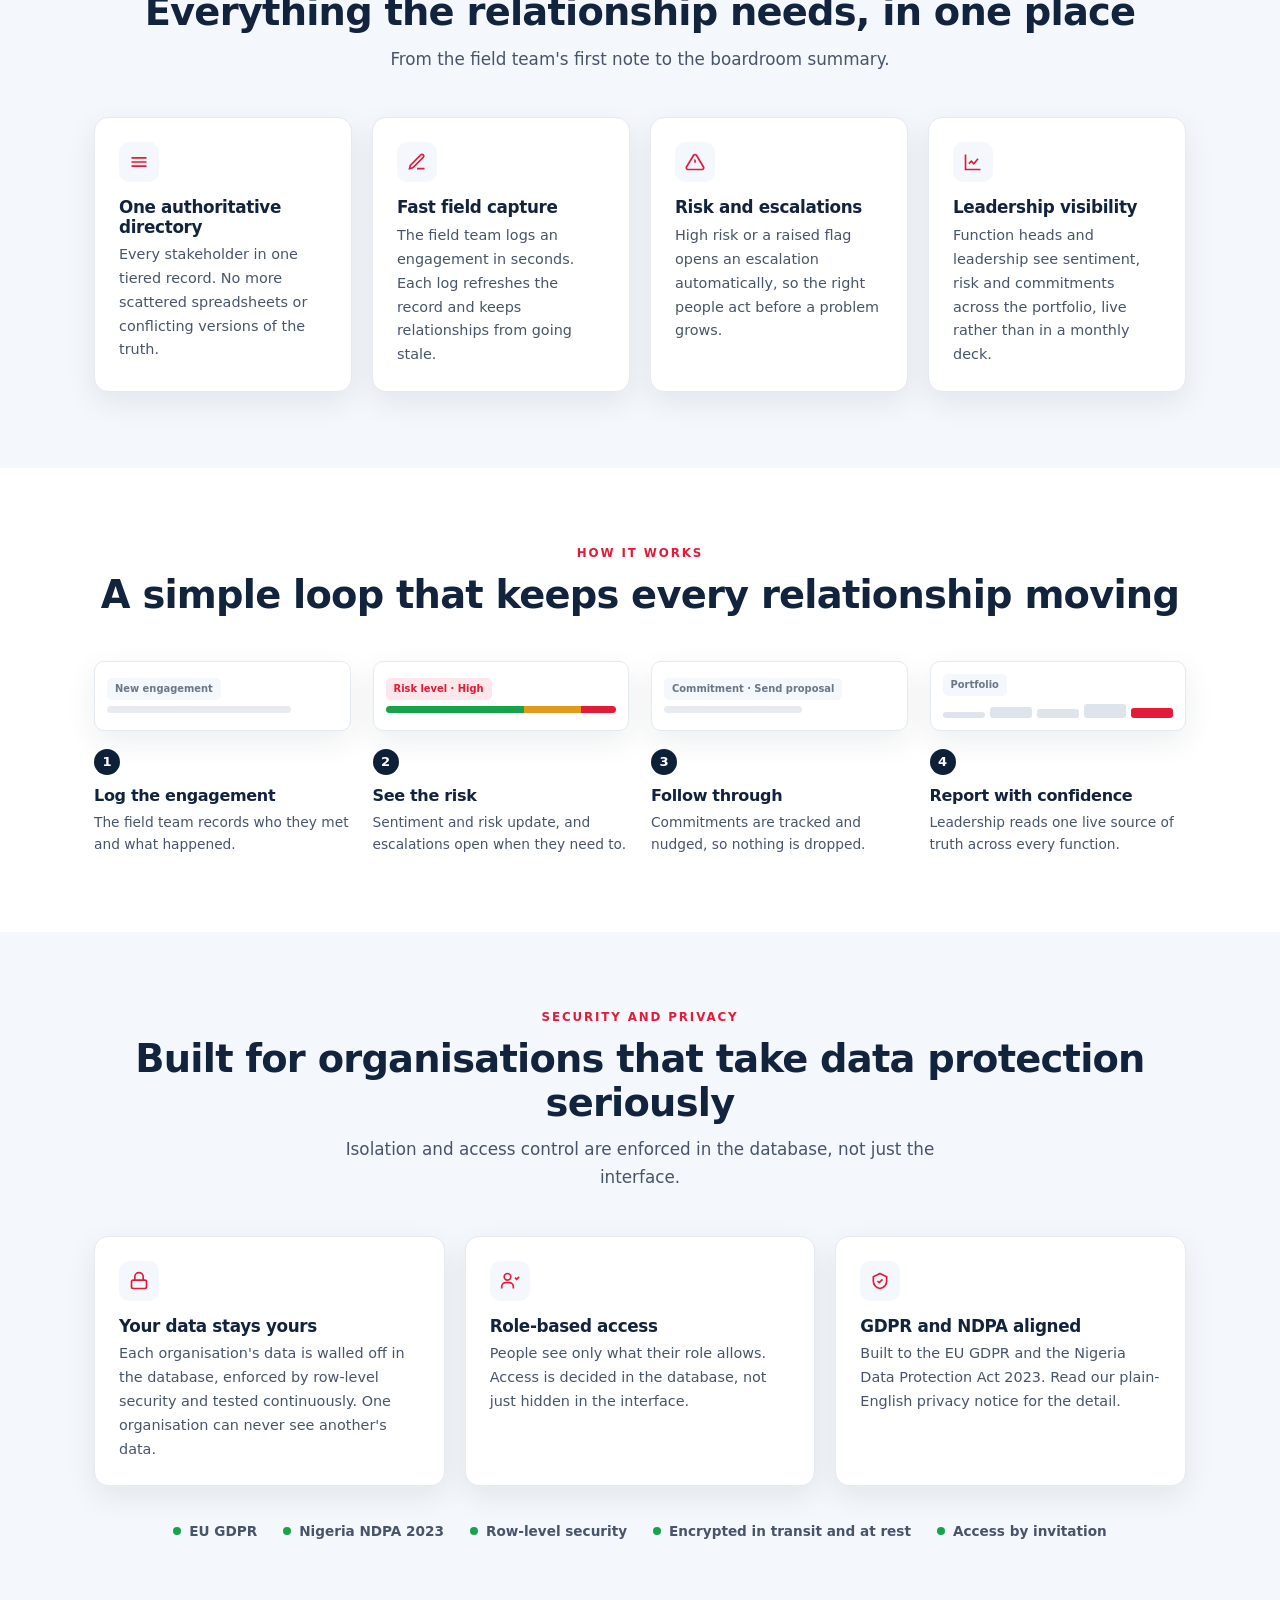
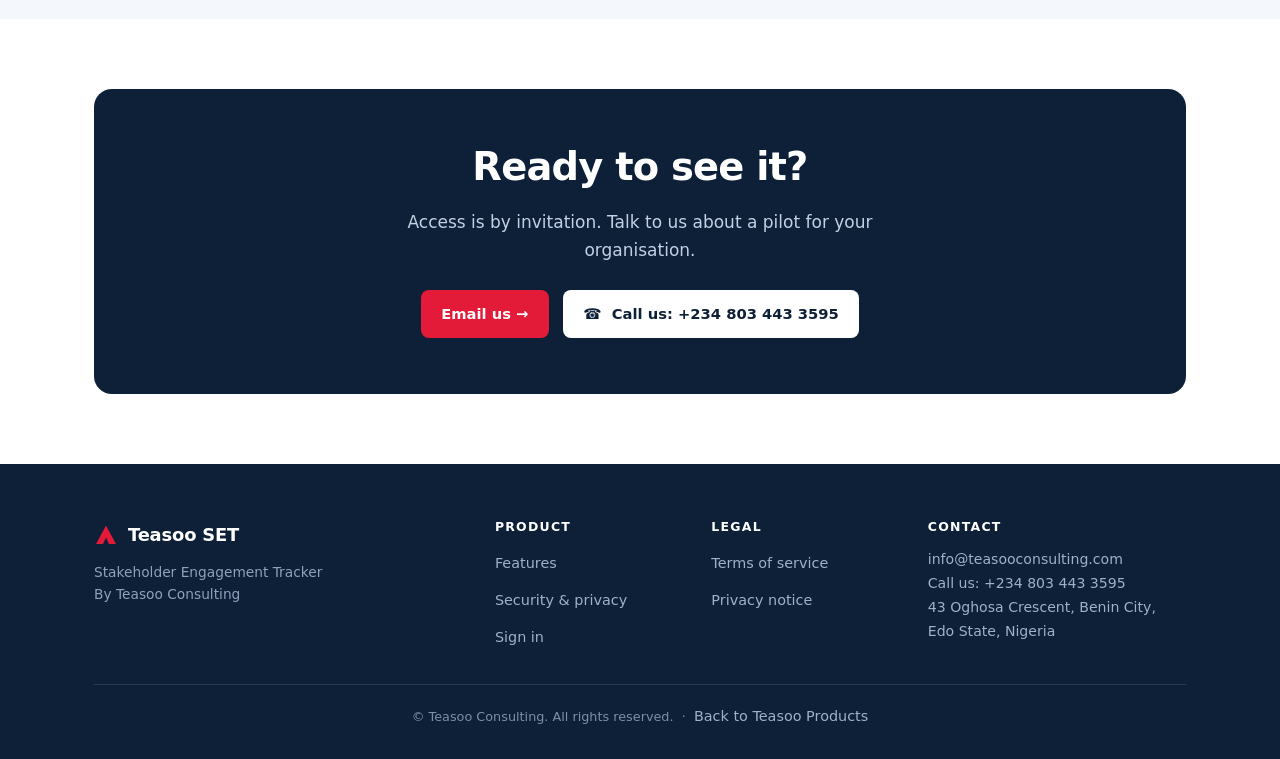
<file: teasoo-set.html>
<!DOCTYPE html>
<html lang="en">
<head>
<meta charset="UTF-8">
<meta name="viewport" content="width=device-width, initial-scale=1">
<title>Teasoo SET | Stakeholder Engagement Tracker</title>
<meta name="description" content="Teasoo SET gives your teams one place to log engagements, track risk and commitments, and give leadership a live view of every stakeholder relationship, so nothing important slips. GDPR & Nigeria NDPA aligned.">
<link rel="stylesheet" href="assets/css/style.css?v=6">
<style>
  /* ===== Teasoo SET, standalone product landing (navy/red) ===== */
  :root{--set-green:#16a34a;--set-amber:#e39a1a;--set-navy:#0e2038;--set-navy2:#13294a}
  body.set{background:#fff}
  .set-wrap{max-width:1140px;margin:0 auto;padding:0 24px}

  /* Nav */
  .set-nav{background:var(--set-navy)}
  .set-nav .set-wrap{display:flex;align-items:center;justify-content:space-between;min-height:70px;gap:18px}
  .set-brand{display:flex;align-items:center;gap:10px;font-weight:800;color:#fff;font-size:1.12rem;letter-spacing:-.01em}
  .set-brand:hover{text-decoration:none;color:#fff}
  .set-brand .mk{width:24px;height:24px}
  .set-nav-links{display:flex;align-items:center;gap:26px}
  .set-nav-links a{color:#c7d3e6;font-weight:600;font-size:.94rem}
  .set-nav-links a:hover{color:#fff;text-decoration:none}
  .set-btn{display:inline-flex;align-items:center;gap:.5rem;padding:.62rem 1.15rem;border-radius:8px;font-weight:700;
    font-size:.92rem;border:2px solid transparent;cursor:pointer;transition:.15s}
  .set-btn:hover{text-decoration:none;transform:translateY(-1px)}
  .set-btn--red{background:var(--red);color:#fff}.set-btn--red:hover{background:var(--red-d);color:#fff}
  .set-btn--wire{background:transparent;color:#fff;border-color:rgba(255,255,255,.35)}
  .set-btn--wire:hover{background:rgba(255,255,255,.1);color:#fff}
  .set-btn--ghostdark{background:#fff;color:var(--set-navy)}.set-btn--ghostdark:hover{background:#eef2f8;color:var(--set-navy)}

  /* Hero */
  .set-hero{background:var(--set-navy);color:#fff;padding:74px 0 90px}
  .set-hero .set-wrap{display:grid;grid-template-columns:1.05fr 1fr;gap:56px;align-items:center}
  .set-hero h1{color:#fff;font-size:clamp(2.2rem,4.6vw,3.3rem);line-height:1.06;margin:0 0 .5em}
  .set-hero p.sub{color:#c2d0e4;font-size:1.12rem;max-width:44ch;margin:0 0 26px}
  .set-hero .btnrow{display:flex;gap:14px;flex-wrap:wrap}
  .set-checks{list-style:none;margin:30px 0 0;padding:0;display:flex;flex-direction:column;gap:11px}
  .set-checks li{display:flex;align-items:center;gap:10px;color:#d6e0ef;font-size:.95rem;font-weight:500}
  .set-checks svg{width:18px;height:18px;flex:none;color:var(--set-green)}

  /* Dashboard mock */
  .set-dash{background:#fff;border-radius:16px;box-shadow:0 30px 70px rgba(0,0,0,.35);padding:20px;color:var(--ink)}
  .set-dash .dh{display:flex;align-items:center;gap:7px;margin-bottom:14px}
  .set-dash .dh i{width:9px;height:9px;border-radius:50%;background:#e2e6ec}
  .set-dash .dh i:nth-child(1){background:#ef5f5f}.set-dash .dh i:nth-child(2){background:#f2b840}.set-dash .dh i:nth-child(3){background:#57c26a}
  .set-dash .dh b{margin-left:8px;font-size:.9rem;color:var(--ink);font-weight:700}
  .set-kpis{display:grid;grid-template-columns:repeat(3,1fr);gap:10px;margin-bottom:16px}
  .set-kpi .n{font-size:1.5rem;font-weight:800;color:var(--ink);line-height:1}
  .set-kpi .n.g{color:var(--set-green)}
  .set-kpi .l{font-size:.72rem;color:var(--muted);margin-top:4px}
  .set-lab{font-size:.68rem;letter-spacing:.1em;text-transform:uppercase;color:var(--muted);font-weight:700;margin:12px 0 8px}
  .set-senti{height:9px;border-radius:6px;overflow:hidden;display:flex}
  .set-senti i:nth-child(1){width:62%;background:var(--set-green)}
  .set-senti i:nth-child(2){width:26%;background:var(--set-amber)}
  .set-senti i:nth-child(3){width:12%;background:var(--red)}
  .set-senti-lg{display:flex;justify-content:space-between;font-size:.66rem;color:var(--muted);margin-top:6px}
  .set-esc{border:1px solid var(--line);border-radius:9px;padding:10px 12px;display:flex;align-items:center;gap:11px;margin-top:8px}
  .set-esc .pill{font-size:.6rem;font-weight:800;letter-spacing:.05em;padding:3px 7px;border-radius:5px;flex:none}
  .set-esc .pill.crit{background:#fde7ea;color:var(--red)}
  .set-esc .pill.elev{background:#fdf1de;color:#b57715}
  .set-esc .en{font-size:.82rem;font-weight:700;color:var(--ink)}
  .set-esc .er{font-size:.68rem;color:var(--muted)}
  .set-esc .eo{margin-left:auto;font-size:.68rem;color:var(--muted);white-space:nowrap}

  /* Trusted strip */
  .set-trust{padding:34px 0;text-align:center;border-bottom:1px solid var(--line)}
  .set-trust .lab{font-size:.72rem;letter-spacing:.16em;text-transform:uppercase;color:var(--muted);font-weight:700}
  .set-trust .name{font-size:1.5rem;font-weight:800;color:var(--ink);margin-top:8px;letter-spacing:-.01em}

  /* Section shells */
  .set-sec{padding:76px 0}
  .set-sec.soft{background:var(--bg-soft)}
  .set-eye{text-align:center;text-transform:uppercase;letter-spacing:.16em;font-weight:800;font-size:.74rem;color:var(--red);margin:0 0 .6rem}
  .set-h{text-align:center;font-size:clamp(1.7rem,3.3vw,2.4rem);margin:0 0 .3em}
  .set-sub{text-align:center;color:var(--slate);max-width:56ch;margin:0 auto 8px;font-size:1.05rem}

  /* VS comparison */
  .set-vs{display:grid;grid-template-columns:1fr auto 1fr;gap:22px;align-items:center;margin-top:44px}
  .set-vs .vs{font-weight:800;color:var(--muted);background:#fff;border:1px solid var(--line);border-radius:50%;
    width:46px;height:46px;display:flex;align-items:center;justify-content:center;box-shadow:var(--shadow)}
  .set-old,.set-new{border-radius:16px;padding:26px}
  .set-old{background:#f1f3f7;border:1px solid var(--line)}
  .set-new{background:var(--set-navy);color:#fff}
  .set-tools{display:flex;flex-wrap:wrap;gap:7px;margin-bottom:16px}
  .set-tools span{background:#fff;border:1px solid var(--line);border-radius:6px;padding:4px 9px;font-size:.72rem;color:var(--muted);font-weight:600}
  .set-mini-kpis{display:grid;grid-template-columns:repeat(3,1fr);gap:8px;margin-bottom:16px}
  .set-mini-kpis .n{font-size:1.35rem;font-weight:800;color:#fff}
  .set-mini-kpis .n.g{color:#5fe08a}
  .set-mini-kpis .l{font-size:.68rem;color:#9fb0c9}
  .set-card-h{display:flex;align-items:center;gap:9px;font-weight:800;margin-bottom:12px}
  .set-old .set-card-h{color:var(--ink)}.set-new .set-card-h{color:#fff}
  .set-card-h .dot{width:22px;height:22px;border-radius:6px;background:rgba(227,26,56,.12);display:flex;align-items:center;justify-content:center}
  .set-list{list-style:none;margin:0;padding:0;display:flex;flex-direction:column;gap:11px}
  .set-list li{display:flex;gap:10px;font-size:.92rem;line-height:1.4}
  .set-old .set-list li{color:#5c6472}
  .set-new .set-list li{color:#d6e0ef}
  .set-list svg{width:17px;height:17px;flex:none;margin-top:2px}
  .set-list .x{color:var(--red)}.set-list .c{color:#5fe08a}

  /* Feature cards */
  .set-feat{display:grid;grid-template-columns:repeat(4,1fr);gap:20px;margin-top:44px}
  .set-fc{background:#fff;border:1px solid var(--line);border-radius:14px;padding:24px;box-shadow:var(--shadow)}
  .set-fc .fi{width:40px;height:40px;border-radius:10px;background:var(--bg-soft);display:flex;align-items:center;justify-content:center;margin-bottom:16px}
  .set-fc .fi svg{width:20px;height:20px;color:var(--red)}
  .set-fc h3{font-size:1.05rem;margin:0 0 .4em}
  .set-fc p{font-size:.9rem;color:var(--slate);margin:0}

  /* How it works */
  .set-steps{display:grid;grid-template-columns:repeat(4,1fr);gap:22px;margin-top:44px}
  .set-step .mock{background:#fff;border:1px solid var(--line);border-radius:10px;padding:12px;height:70px;box-shadow:var(--shadow);margin-bottom:18px;display:flex;flex-direction:column;justify-content:center;gap:6px}
  .set-step .bar{height:7px;border-radius:4px;background:#e7ebf1}
  .set-step .chip{align-self:flex-start;font-size:.62rem;font-weight:700;padding:3px 8px;border-radius:5px;background:var(--bg-soft);color:var(--muted)}
  .set-step .chip.risk{background:#fde7ea;color:var(--red)}
  .set-step .senti{height:7px;border-radius:4px;display:flex;overflow:hidden}
  .set-step .senti i:nth-child(1){width:60%;background:var(--set-green)}.set-step .senti i:nth-child(2){width:25%;background:var(--set-amber)}.set-step .senti i:nth-child(3){width:15%;background:var(--red)}
  .set-step .num{width:26px;height:26px;border-radius:50%;background:var(--set-navy);color:#fff;font-weight:800;font-size:.82rem;display:flex;align-items:center;justify-content:center;margin-bottom:12px}
  .set-step h3{font-size:1rem;margin:0 0 .35em}
  .set-step p{font-size:.86rem;color:var(--slate);margin:0}
  .set-mini-portfolio{display:flex;gap:5px;align-items:flex-end;height:100%}
  .set-mini-portfolio i{flex:1;border-radius:3px;background:#dfe4ec}
  .set-mini-portfolio i.r{background:var(--red)}

  /* Security */
  .set-sec3{display:grid;grid-template-columns:repeat(3,1fr);gap:20px;margin-top:44px}
  .set-badges{display:flex;flex-wrap:wrap;gap:10px 26px;justify-content:center;margin-top:34px}
  .set-badges span{display:inline-flex;align-items:center;gap:8px;font-size:.85rem;color:var(--slate);font-weight:600}
  .set-badges span::before{content:"";width:8px;height:8px;border-radius:50%;background:var(--set-green)}

  /* CTA */
  .set-cta{padding:70px 0}
  .set-cta .box{background:var(--set-navy);border-radius:18px;color:#fff;text-align:center;padding:56px 24px}
  .set-cta h2{color:#fff;font-size:clamp(1.7rem,3.4vw,2.4rem)}
  .set-cta p{color:#c2d0e4;max-width:44ch;margin:8px auto 0}
  .set-cta .btnrow{display:flex;gap:14px;justify-content:center;flex-wrap:wrap;margin-top:26px}

  /* Footer */
  .set-foot{background:var(--set-navy);color:#9fb0c9;padding:56px 0 30px}
  .set-foot .cols{display:grid;grid-template-columns:2fr 1fr 1fr 1.4fr;gap:32px}
  .set-foot .set-brand{margin-bottom:12px}
  .set-foot .about{font-size:.86rem;color:#8fa1bb;line-height:1.6}
  .set-foot h4{color:#fff;font-size:.78rem;letter-spacing:.1em;text-transform:uppercase;margin:0 0 14px}
  .set-foot ul{list-style:none;margin:0;padding:0;display:flex;flex-direction:column;gap:9px}
  .set-foot a{color:#9fb0c9;font-size:.9rem}.set-foot a:hover{color:#fff;text-decoration:none}
  .set-foot .ci{font-size:.88rem;line-height:1.7}
  .set-foot .fbar{border-top:1px solid rgba(255,255,255,.12);margin-top:34px;padding-top:20px;text-align:center;font-size:.8rem;color:#7d8ea8}

  @media (max-width:900px){
    .set-hero .set-wrap{grid-template-columns:1fr;gap:40px}
    .set-vs{grid-template-columns:1fr;gap:14px}.set-vs .vs{margin:0 auto}
    .set-feat,.set-steps,.set-sec3,.set-foot .cols{grid-template-columns:1fr 1fr}
    .set-nav-links a:not(.set-btn){display:none}
  }
  @media (max-width:560px){.set-feat,.set-steps,.set-sec3,.set-foot .cols{grid-template-columns:1fr}}
</style>
</head>
<body class="set">

<!-- ===================== NAV ===================== -->
<header class="set-nav">
  <div class="set-wrap">
    <a class="set-brand" href="teasoo-set.html">
      <svg class="mk" viewBox="0 0 48 48" aria-hidden="true"><path d="M24 5 44 42H30l-6-13-6 13H4Z" fill="#e31a38"/></svg>
      Teasoo SET
    </a>
    <nav class="set-nav-links">
      <a href="#features">Features</a>
      <a href="#security">Security</a>
      <a class="set-btn set-btn--red" href="mailto:info@teasooconsulting.com?subject=Teasoo%20SET%20access">Sign in</a>
    </nav>
  </div>
</header>

<!-- ===================== HERO ===================== -->
<section class="set-hero">
  <div class="set-wrap">
    <div>
      <h1>One source of truth for every stakeholder relationship.</h1>
      <p class="sub">Teasoo SET gives your teams one place to log engagements, track risk and commitments, and give leadership a live view of every relationship, so nothing important slips.</p>
      <div class="btnrow">
        <a class="set-btn set-btn--red" href="mailto:info@teasooconsulting.com?subject=Teasoo%20SET%20access">Sign in</a>
        <a class="set-btn set-btn--wire" href="mailto:info@teasooconsulting.com?subject=Teasoo%20SET%20demo">&#9993;&nbsp; Request a demo</a>
      </div>
      <ul class="set-checks">
        <li><svg viewBox="0 0 24 24" fill="none" stroke="currentColor" stroke-width="2.5"><path d="M20 6 9 17l-5-5"/></svg> GDPR and Nigeria NDPA aligned</li>
        <li><svg viewBox="0 0 24 24" fill="none" stroke="currentColor" stroke-width="2.5"><path d="M20 6 9 17l-5-5"/></svg> Data isolated by organisation</li>
        <li><svg viewBox="0 0 24 24" fill="none" stroke="currentColor" stroke-width="2.5"><path d="M20 6 9 17l-5-5"/></svg> Access by invitation</li>
      </ul>
    </div>
    <div class="set-dash">
      <div class="dh"><i></i><i></i><i></i><b>Leadership portfolio</b></div>
      <div class="set-kpis">
        <div class="set-kpi"><div class="n">4</div><div class="l">High risk</div></div>
        <div class="set-kpi"><div class="n">2</div><div class="l">Open escalations</div></div>
        <div class="set-kpi"><div class="n g">68%</div><div class="l">Supportive</div></div>
      </div>
      <div class="set-lab">Sentiment mix</div>
      <div class="set-senti"><i></i><i></i><i></i></div>
      <div class="set-senti-lg"><span>Supportive 62%</span><span>Neutral 26%</span><span>Resistant 12%</span></div>
      <div class="set-lab">Escalations</div>
      <div class="set-esc"><span class="pill crit">CRITICAL</span><div><div class="en">National Telecoms Commission</div><div class="er">Regulatory</div></div><span class="eo">30 open</span></div>
      <div class="set-esc"><span class="pill elev">ELEVATED</span><div><div class="en">Riverside Community Council</div><div class="er">Corporate Affairs</div></div><span class="eo">60 open</span></div>
    </div>
  </div>
</section>

<!-- ===================== TRUSTED ===================== -->
<section class="set-trust">
  <div class="set-wrap">
    <div class="lab">Trusted by teams at</div>
    <div class="name">Unilever</div>
  </div>
</section>

<!-- ===================== WHY ===================== -->
<section class="set-sec">
  <div class="set-wrap">
    <p class="set-eye">Why Teasoo SET</p>
    <h2 class="set-h">The old way was never built for this</h2>
    <div class="set-vs">
      <div class="set-old">
        <div class="set-tools"><span>Q3-tracker.xlsx</span><span>Email thread</span><span>Notes.docx</span><span>WhatsApp</span></div>
        <div class="set-card-h"><span class="dot"><svg viewBox="0 0 24 24" width="13" fill="none" stroke="#e31a38" stroke-width="2"><path d="M4 4h16v16H4z"/></svg></span> Fragmented tools and spreadsheets</div>
        <ul class="set-list">
          <li><svg class="x" viewBox="0 0 24 24" fill="none" stroke="currentColor" stroke-width="2.5"><path d="M18 6 6 18M6 6l12 12"/></svg> Records scattered across spreadsheets, inboxes and chats</li>
          <li><svg class="x" viewBox="0 0 24 24" fill="none" stroke="currentColor" stroke-width="2.5"><path d="M18 6 6 18M6 6l12 12"/></svg> Risk surfaces late, once it is already a problem</li>
          <li><svg class="x" viewBox="0 0 24 24" fill="none" stroke="currentColor" stroke-width="2.5"><path d="M18 6 6 18M6 6l12 12"/></svg> Commitments slip through the cracks</li>
          <li><svg class="x" viewBox="0 0 24 24" fill="none" stroke="currentColor" stroke-width="2.5"><path d="M18 6 6 18M6 6l12 12"/></svg> Leadership waits on a stale monthly deck</li>
        </ul>
      </div>
      <div class="vs">vs</div>
      <div class="set-new">
        <div class="set-mini-kpis">
          <div><div class="n">240</div><div class="l">Stakeholders</div></div>
          <div><div class="n">2</div><div class="l">Escalations</div></div>
          <div><div class="n g">68%</div><div class="l">Supportive</div></div>
        </div>
        <div class="set-card-h"><span class="dot"><svg viewBox="0 0 48 48" width="15"><path d="M24 6 42 40H30l-6-11-6 11H6Z" fill="#e31a38"/></svg></span> Teasoo SET</div>
        <ul class="set-list">
          <li><svg class="c" viewBox="0 0 24 24" fill="none" stroke="currentColor" stroke-width="2.5"><path d="M20 6 9 17l-5-5"/></svg> One authoritative record per stakeholder</li>
          <li><svg class="c" viewBox="0 0 24 24" fill="none" stroke="currentColor" stroke-width="2.5"><path d="M20 6 9 17l-5-5"/></svg> Risk and escalations open automatically</li>
          <li><svg class="c" viewBox="0 0 24 24" fill="none" stroke="currentColor" stroke-width="2.5"><path d="M20 6 9 17l-5-5"/></svg> Commitments tracked and nudged</li>
          <li><svg class="c" viewBox="0 0 24 24" fill="none" stroke="currentColor" stroke-width="2.5"><path d="M20 6 9 17l-5-5"/></svg> One live source of truth for leadership</li>
        </ul>
      </div>
    </div>
  </div>
</section>

<!-- ===================== WHAT IT DOES ===================== -->
<section class="set-sec soft" id="features">
  <div class="set-wrap">
    <p class="set-eye">What it does</p>
    <h2 class="set-h">Everything the relationship needs, in one place</h2>
    <p class="set-sub">From the field team's first note to the boardroom summary.</p>
    <div class="set-feat">
      <div class="set-fc">
        <div class="fi"><svg viewBox="0 0 24 24" fill="none" stroke="currentColor" stroke-width="2"><path d="M3 7h18M3 12h18M3 17h18"/></svg></div>
        <h3>One authoritative directory</h3>
        <p>Every stakeholder in one tiered record. No more scattered spreadsheets or conflicting versions of the truth.</p>
      </div>
      <div class="set-fc">
        <div class="fi"><svg viewBox="0 0 24 24" fill="none" stroke="currentColor" stroke-width="2"><path d="M12 20h9M16.5 3.5a2.1 2.1 0 0 1 3 3L7 19l-4 1 1-4Z"/></svg></div>
        <h3>Fast field capture</h3>
        <p>The field team logs an engagement in seconds. Each log refreshes the record and keeps relationships from going stale.</p>
      </div>
      <div class="set-fc">
        <div class="fi"><svg viewBox="0 0 24 24" fill="none" stroke="currentColor" stroke-width="2"><path d="M10.3 3.9 1.8 18a2 2 0 0 0 1.7 3h17a2 2 0 0 0 1.7-3L13.7 3.9a2 2 0 0 0-3.4 0Z"/><path d="M12 9v4M12 17h.01"/></svg></div>
        <h3>Risk and escalations</h3>
        <p>High risk or a raised flag opens an escalation automatically, so the right people act before a problem grows.</p>
      </div>
      <div class="set-fc">
        <div class="fi"><svg viewBox="0 0 24 24" fill="none" stroke="currentColor" stroke-width="2"><path d="M3 3v18h18"/><path d="M7 14l3-3 3 3 5-6"/></svg></div>
        <h3>Leadership visibility</h3>
        <p>Function heads and leadership see sentiment, risk and commitments across the portfolio, live rather than in a monthly deck.</p>
      </div>
    </div>
  </div>
</section>

<!-- ===================== HOW IT WORKS ===================== -->
<section class="set-sec">
  <div class="set-wrap">
    <p class="set-eye">How it works</p>
    <h2 class="set-h">A simple loop that keeps every relationship moving</h2>
    <div class="set-steps">
      <div class="set-step">
        <div class="mock"><span class="chip">New engagement</span><div class="bar" style="width:80%"></div></div>
        <div class="num">1</div>
        <h3>Log the engagement</h3>
        <p>The field team records who they met and what happened.</p>
      </div>
      <div class="set-step">
        <div class="mock"><span class="chip risk">Risk level · High</span><div class="senti"><i></i><i></i><i></i></div></div>
        <div class="num">2</div>
        <h3>See the risk</h3>
        <p>Sentiment and risk update, and escalations open when they need to.</p>
      </div>
      <div class="set-step">
        <div class="mock"><span class="chip">Commitment · Send proposal</span><div class="bar" style="width:60%"></div></div>
        <div class="num">3</div>
        <h3>Follow through</h3>
        <p>Commitments are tracked and nudged, so nothing is dropped.</p>
      </div>
      <div class="set-step">
        <div class="mock"><span class="chip">Portfolio</span><div class="set-mini-portfolio"><i style="height:40%"></i><i style="height:70%"></i><i style="height:55%"></i><i style="height:90%"></i><i class="r" style="height:65%"></i></div></div>
        <div class="num">4</div>
        <h3>Report with confidence</h3>
        <p>Leadership reads one live source of truth across every function.</p>
      </div>
    </div>
  </div>
</section>

<!-- ===================== SECURITY ===================== -->
<section class="set-sec soft" id="security">
  <div class="set-wrap">
    <p class="set-eye">Security and privacy</p>
    <h2 class="set-h">Built for organisations that take data protection seriously</h2>
    <p class="set-sub">Isolation and access control are enforced in the database, not just the interface.</p>
    <div class="set-sec3">
      <div class="set-fc">
        <div class="fi"><svg viewBox="0 0 24 24" fill="none" stroke="currentColor" stroke-width="2"><rect x="3" y="11" width="18" height="10" rx="2"/><path d="M7 11V7a5 5 0 0 1 10 0v4"/></svg></div>
        <h3>Your data stays yours</h3>
        <p>Each organisation's data is walled off in the database, enforced by row-level security and tested continuously. One organisation can never see another's data.</p>
      </div>
      <div class="set-fc">
        <div class="fi"><svg viewBox="0 0 24 24" fill="none" stroke="currentColor" stroke-width="2"><circle cx="9" cy="7" r="4"/><path d="M2 21v-2a5 5 0 0 1 5-5h4a5 5 0 0 1 5 5v2M18 8l2 2 3-3"/></svg></div>
        <h3>Role-based access</h3>
        <p>People see only what their role allows. Access is decided in the database, not just hidden in the interface.</p>
      </div>
      <div class="set-fc">
        <div class="fi"><svg viewBox="0 0 24 24" fill="none" stroke="currentColor" stroke-width="2"><path d="M12 3l8 4v5c0 5-3.5 8-8 9-4.5-1-8-4-8-9V7l8-4Z"/><path d="M9 12l2 2 4-4"/></svg></div>
        <h3>GDPR and NDPA aligned</h3>
        <p>Built to the EU GDPR and the Nigeria Data Protection Act 2023. Read our plain-English privacy notice for the detail.</p>
      </div>
    </div>
    <div class="set-badges">
      <span>EU GDPR</span><span>Nigeria NDPA 2023</span><span>Row-level security</span><span>Encrypted in transit and at rest</span><span>Access by invitation</span>
    </div>
  </div>
</section>

<!-- ===================== CTA ===================== -->
<section class="set-cta">
  <div class="set-wrap">
    <div class="box">
      <h2>Ready to see it?</h2>
      <p>Access is by invitation. Talk to us about a pilot for your organisation.</p>
      <div class="btnrow">
        <a class="set-btn set-btn--red" href="mailto:info@teasooconsulting.com?subject=Teasoo%20SET%20pilot">Email us &rarr;</a>
        <a class="set-btn set-btn--ghostdark" href="tel:+2348034433595">&#9742;&nbsp; Call us: +234 803 443 3595</a>
      </div>
    </div>
  </div>
</section>

<!-- ===================== FOOTER ===================== -->
<footer class="set-foot">
  <div class="set-wrap">
    <div class="cols">
      <div>
        <div class="set-brand"><svg class="mk" viewBox="0 0 48 48"><path d="M24 5 44 42H30l-6-13-6 13H4Z" fill="#e31a38"/></svg> Teasoo SET</div>
        <p class="about">Stakeholder Engagement Tracker<br>By Teasoo Consulting</p>
      </div>
      <div>
        <h4>Product</h4>
        <ul>
          <li><a href="#features">Features</a></li>
          <li><a href="#security">Security &amp; privacy</a></li>
          <li><a href="mailto:info@teasooconsulting.com?subject=Teasoo%20SET%20access">Sign in</a></li>
        </ul>
      </div>
      <div>
        <h4>Legal</h4>
        <ul>
          <li><a href="#">Terms of service</a></li>
          <li><a href="#">Privacy notice</a></li>
        </ul>
      </div>
      <div>
        <h4>Contact</h4>
        <div class="ci">
          info@teasooconsulting.com<br>
          Call us: +234 803 443 3595<br>
          43 Oghosa Crescent, Benin City, Edo State, Nigeria
        </div>
      </div>
    </div>
    <div class="fbar">© Teasoo Consulting. All rights reserved. &nbsp;·&nbsp; <a href="products.html">Back to Teasoo Products</a></div>
  </div>
</footer>

</body>
</html>
</file>
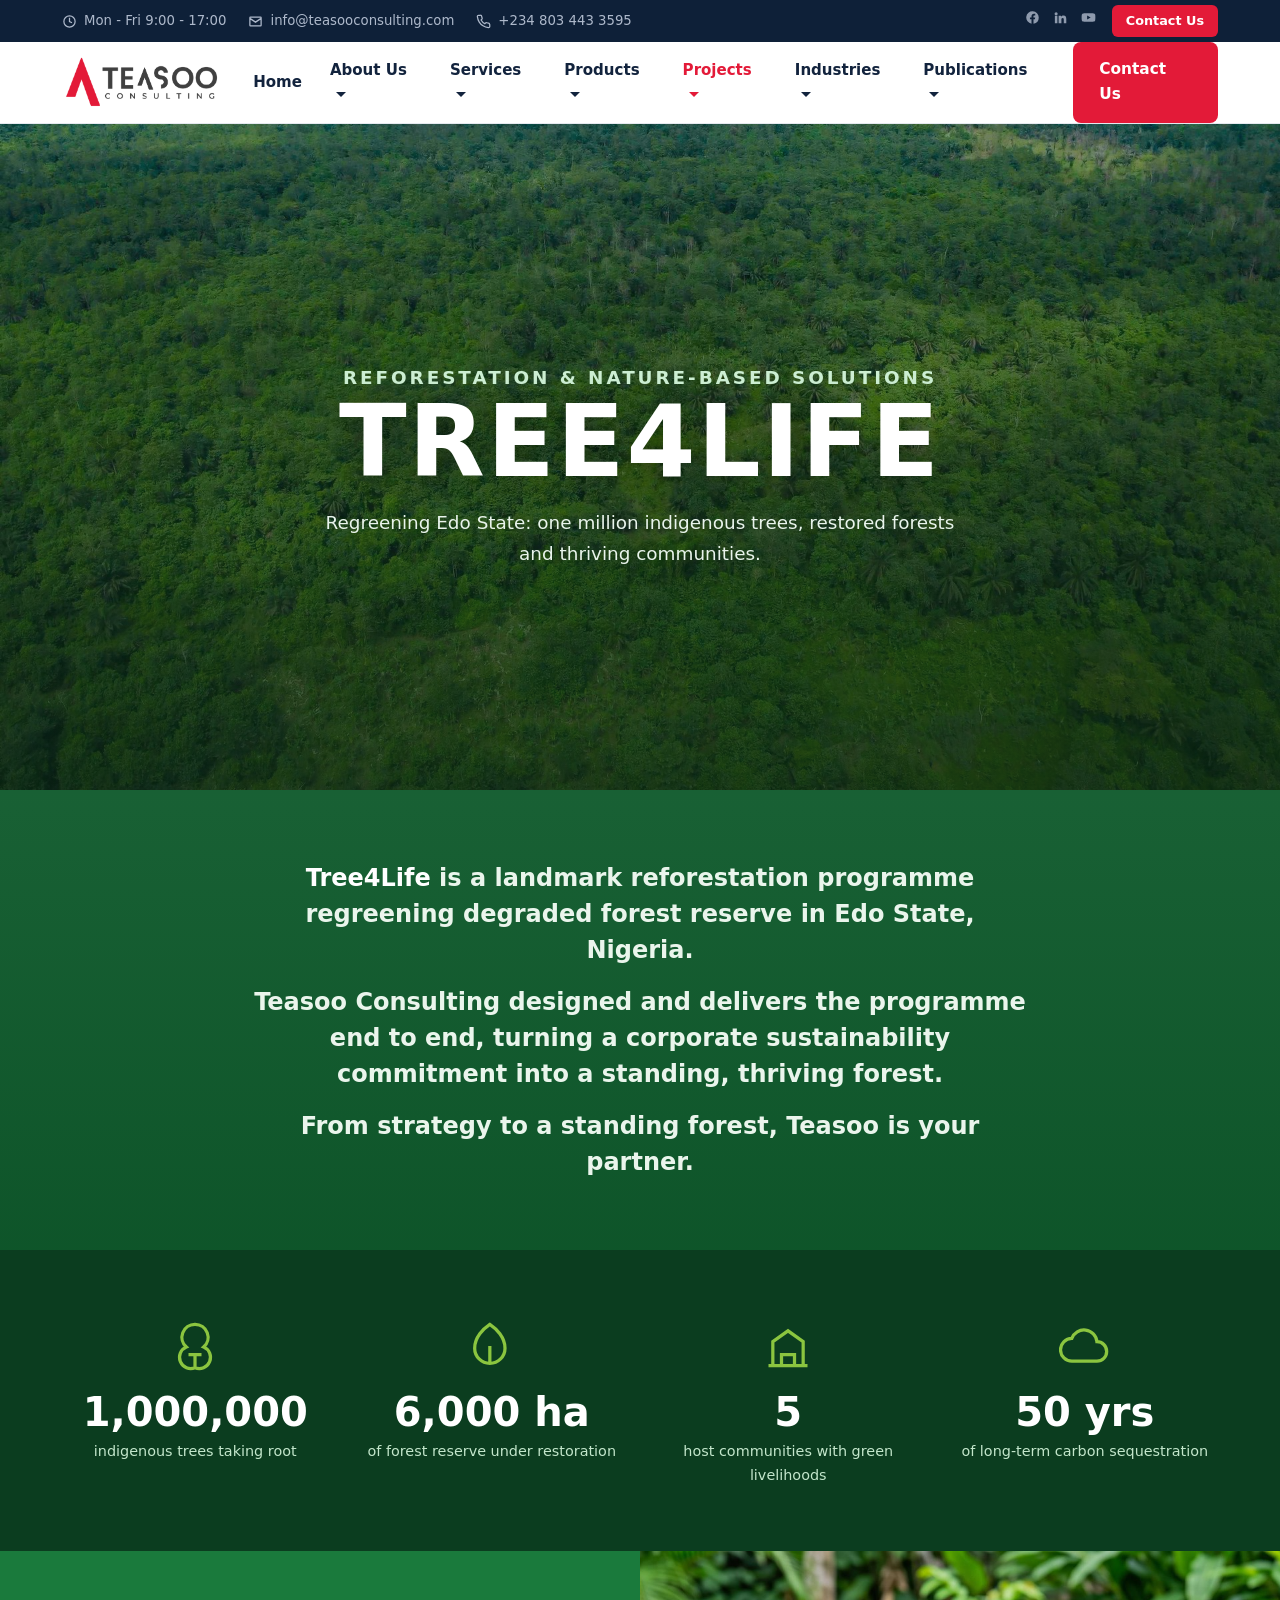
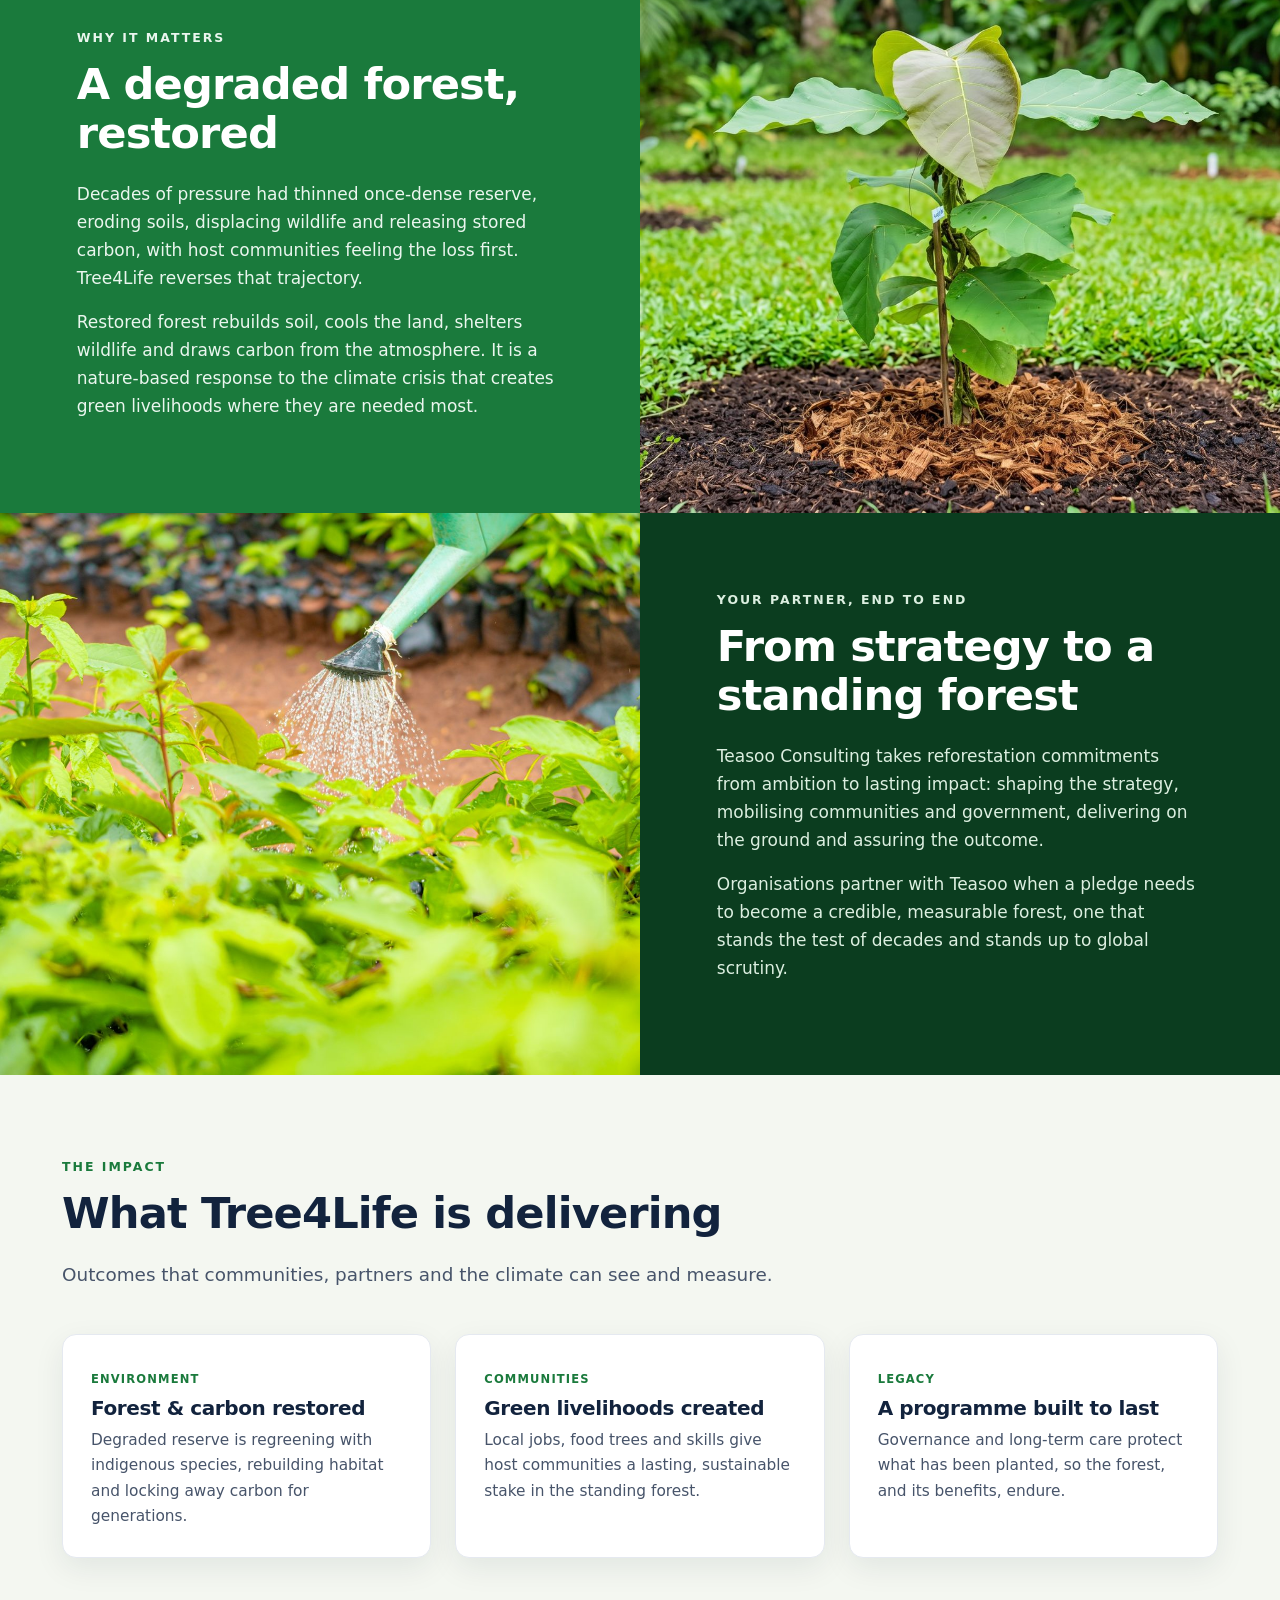
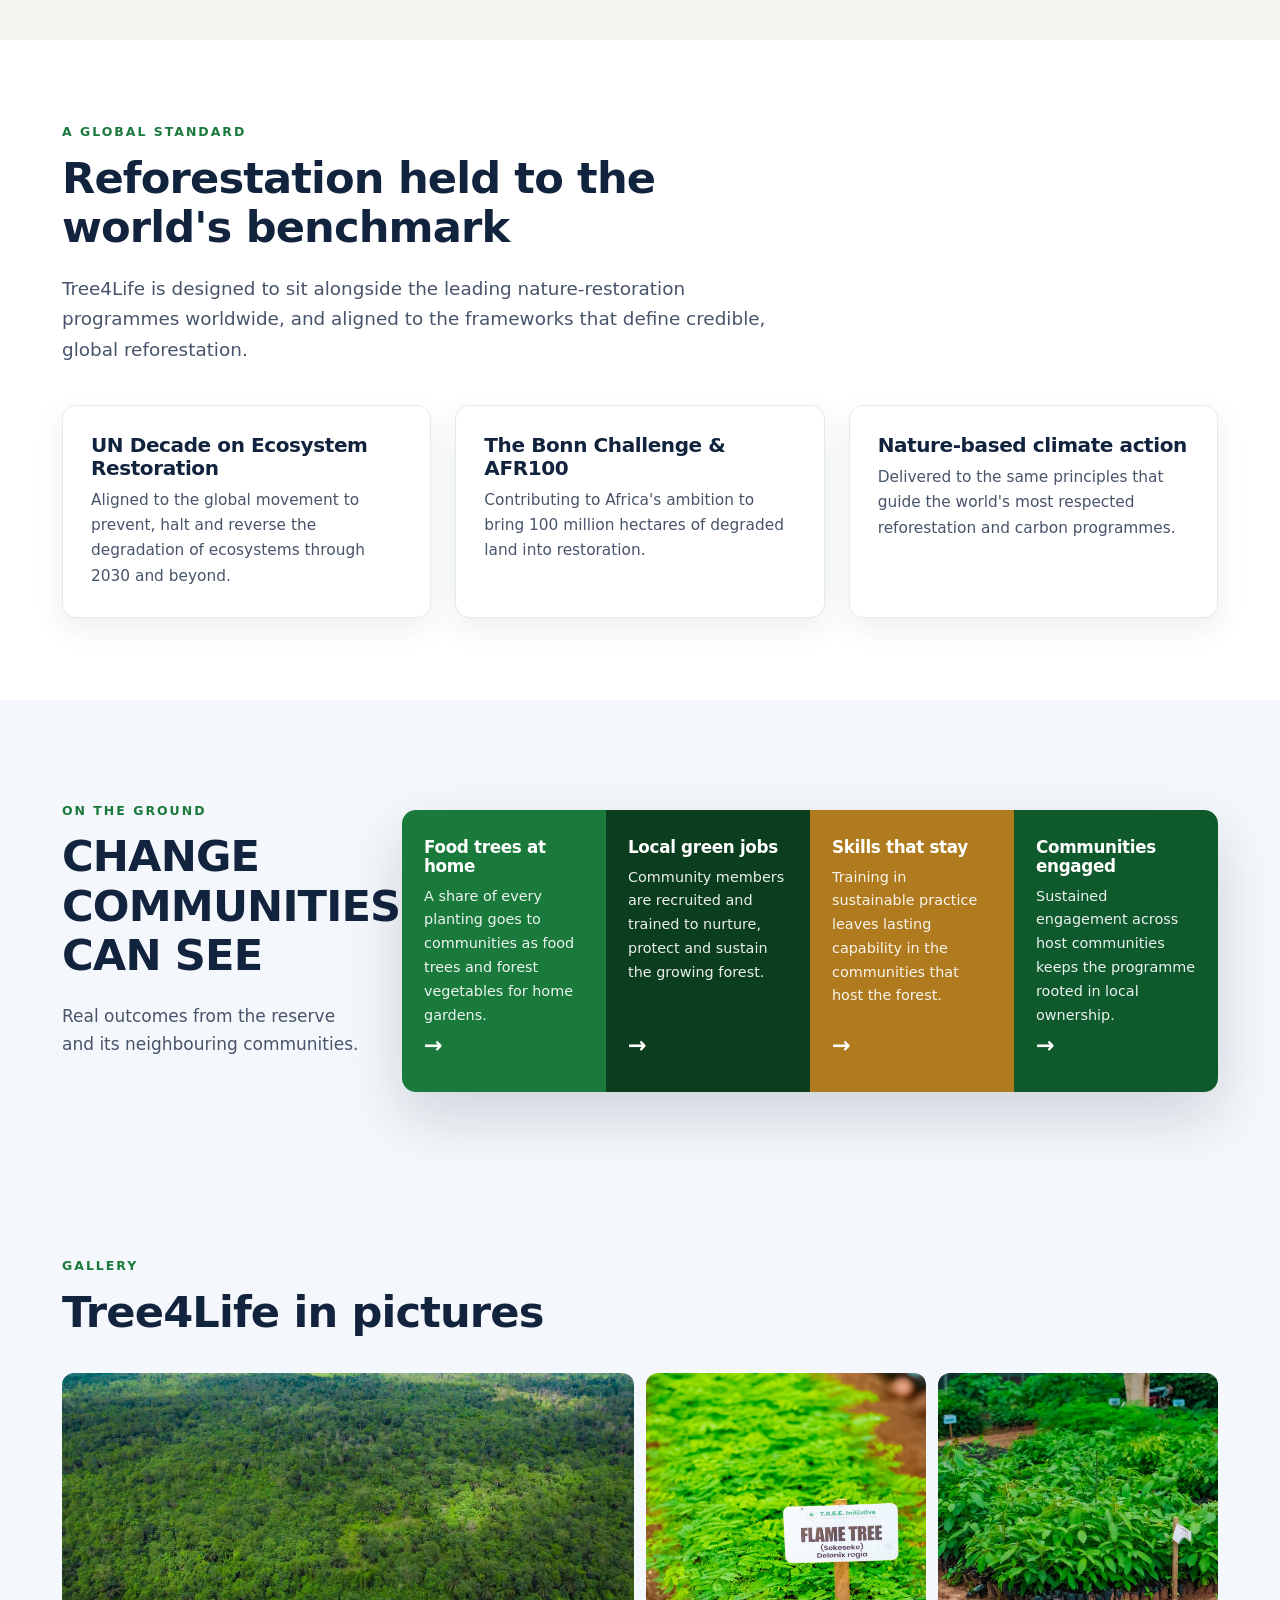
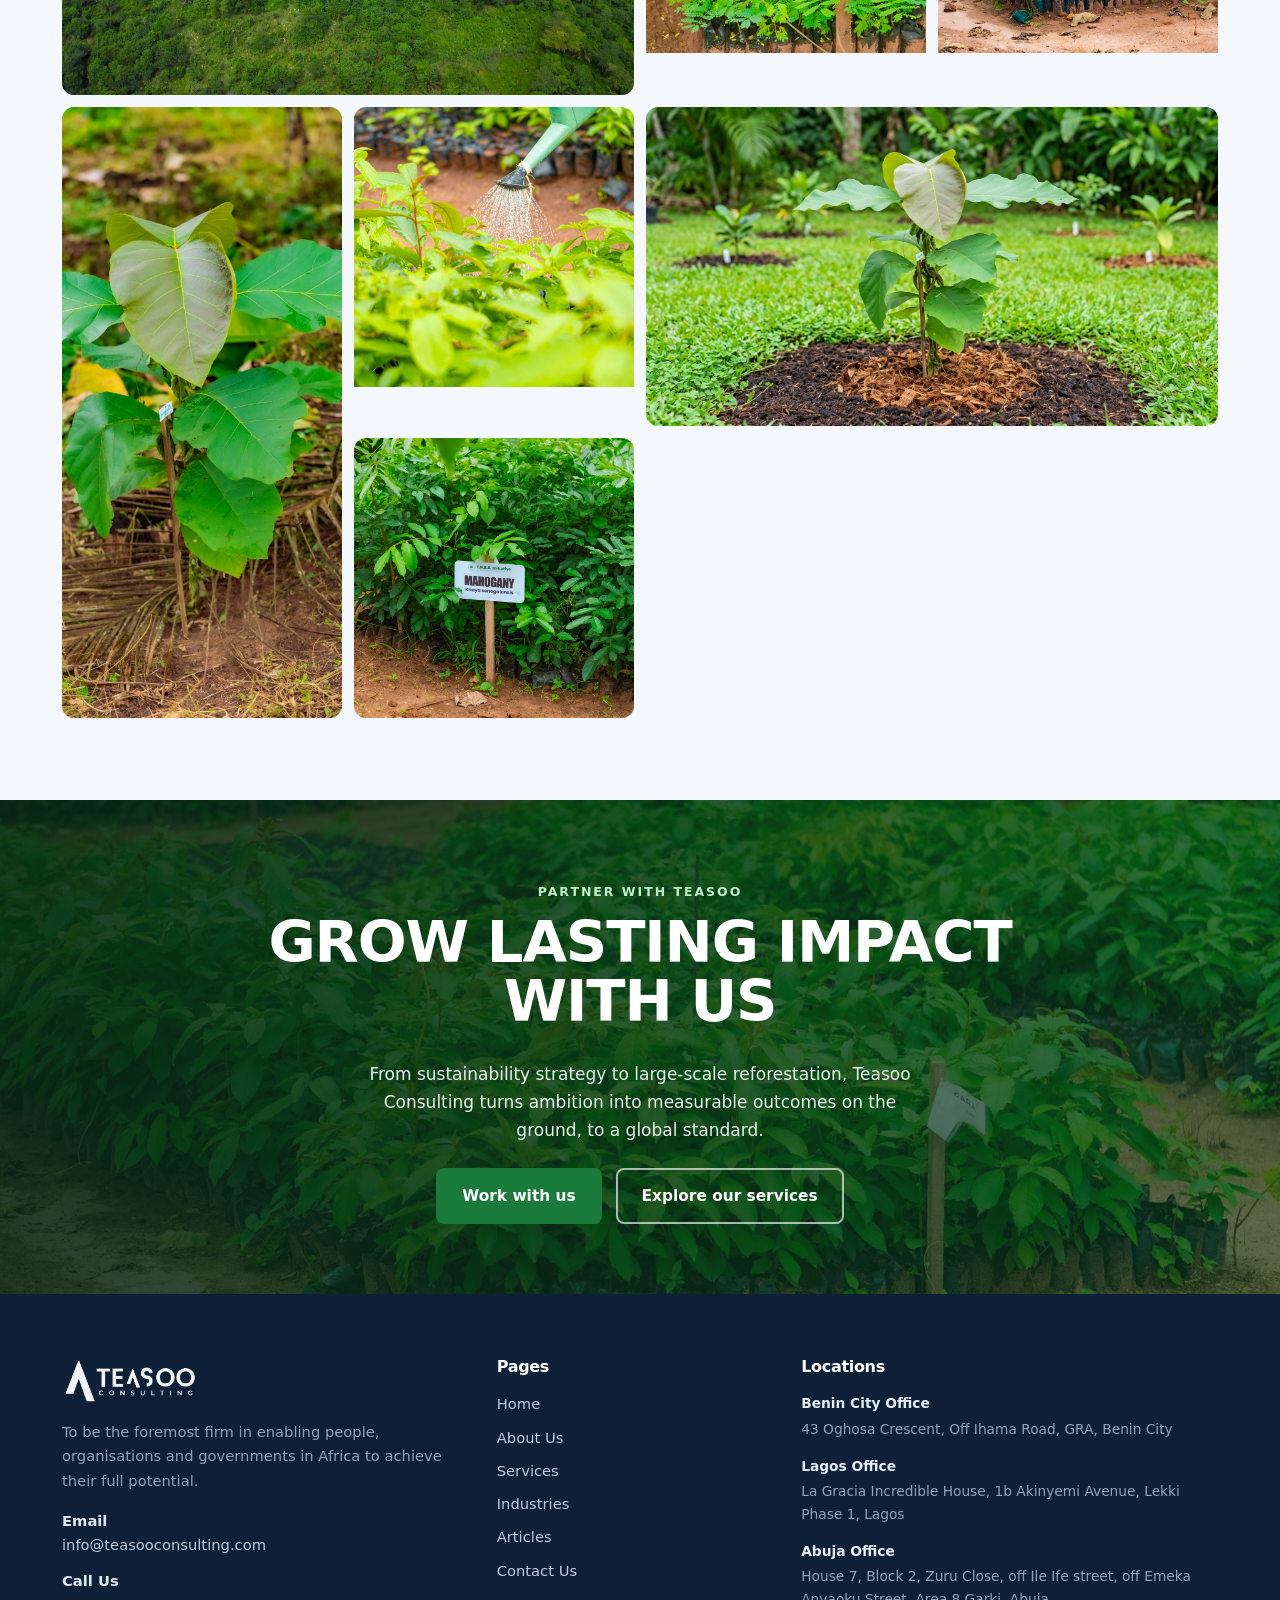
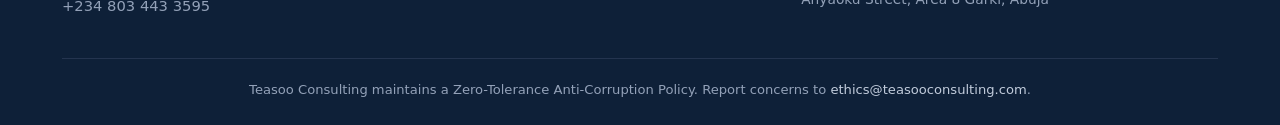
<file: tree4life.html>
<!DOCTYPE html>
<html lang="en">
<head>
<meta charset="UTF-8">
<meta name="viewport" content="width=device-width, initial-scale=1">
<title>Tree4Life Reforestation Programme | Teasoo Consulting</title>
<meta name="description" content="Tree4Life is a landmark reforestation programme in Edo State, Nigeria, regreening degraded forest reserve and growing one million indigenous trees. Designed and delivered by Teasoo Consulting, from strategy to a standing forest.">
<link rel="stylesheet" href="assets/css/style.css?v=6">
</head>
<body>

<!-- ===================== TOP BAR ===================== -->
<div class="topbar">
  <div class="container">
    <div class="tb-info">
      <span class="hide-sm"><svg class="ico" viewBox="0 0 24 24"><path fill="none" stroke="currentColor" stroke-width="2" d="M12 6v6l4 2M21 12a9 9 0 1 1-18 0 9 9 0 0 1 18 0Z"/></svg> Mon - Fri 9:00 - 17:00</span>
      <span><svg class="ico" viewBox="0 0 24 24"><path fill="none" stroke="currentColor" stroke-width="2" d="M3 7l9 6 9-6M4 5h16a1 1 0 0 1 1 1v12a1 1 0 0 1-1 1H4a1 1 0 0 1-1-1V6a1 1 0 0 1 1-1Z"/></svg> info@teasooconsulting.com</span>
      <span class="hide-sm"><svg class="ico" viewBox="0 0 24 24"><path fill="none" stroke="currentColor" stroke-width="2" d="M22 16.9v3a2 2 0 0 1-2.2 2 19.8 19.8 0 0 1-8.6-3 19.5 19.5 0 0 1-6-6 19.8 19.8 0 0 1-3-8.6A2 2 0 0 1 4.1 2h3a2 2 0 0 1 2 1.7c.1.9.4 1.8.7 2.7a2 2 0 0 1-.5 2.1L8.1 9.6a16 16 0 0 0 6 6l1.1-1.1a2 2 0 0 1 2.1-.5c.9.3 1.8.6 2.7.7a2 2 0 0 1 1.7 2Z"/></svg> +234 803 443 3595</span>
    </div>
    <div class="tb-right">
      <div class="tb-social">
        <a href="#" aria-label="Facebook"><svg class="ico" viewBox="0 0 24 24"><path d="M22 12a10 10 0 1 0-11.6 9.9v-7H7.9V12h2.5V9.8c0-2.5 1.5-3.9 3.8-3.9 1.1 0 2.2.2 2.2.2v2.5h-1.3c-1.2 0-1.6.8-1.6 1.6V12h2.8l-.4 2.9h-2.3v7A10 10 0 0 0 22 12Z"/></svg></a>
        <a href="#" aria-label="LinkedIn"><svg class="ico" viewBox="0 0 24 24"><path d="M4.98 3.5a2.5 2.5 0 1 1 0 5 2.5 2.5 0 0 1 0-5ZM3 9h4v12H3zM9 9h3.8v1.7h.05c.53-1 1.8-2 3.7-2 4 0 4.7 2.6 4.7 6V21h-4v-5.3c0-1.3 0-2.9-1.8-2.9s-2 1.4-2 2.8V21H9z"/></svg></a>
        <a href="#" aria-label="YouTube"><svg class="ico" viewBox="0 0 24 24"><path d="M23 12s0-3.2-.4-4.7a2.5 2.5 0 0 0-1.7-1.7C19.3 5.2 12 5.2 12 5.2s-7.3 0-8.9.4A2.5 2.5 0 0 0 1.4 7.3C1 8.8 1 12 1 12s0 3.2.4 4.7a2.5 2.5 0 0 0 1.7 1.7c1.6.4 8.9.4 8.9.4s7.3 0 8.9-.4a2.5 2.5 0 0 0 1.7-1.7C23 15.2 23 12 23 12ZM9.8 15.3V8.7l5.7 3.3Z"/></svg></a>
      </div>
      <a class="tb-btn" href="index.html#contact">Contact Us</a>
    </div>
  </div>
</div>

<header class="nav">
  <div class="container">
    <a class="brand" href="index.html"><img src="assets/img/teasoo-logo.png" alt="Teasoo Consulting"></a>
    <nav>
      <ul class="menu" id="menu">
        <li><a href="index.html">Home</a></li>
        <li class="has-caret"><a href="#">About Us</a>
          <ul class="submenu">
            <li><a href="#">Our Vision, Mission, Objectives, and Values</a></li>
            <li><a href="#">Our Approach</a></li>
            <li><a href="#">Why Choose Us?</a></li>
            <li><a href="#">Our People</a></li>
            <li><a href="#">Our Partners</a></li>
          </ul>
        </li>
        <li class="has-caret"><a href="index.html#services">Services</a>
          <ul class="submenu">
            <li><a href="#">Advisory Services</a></li>
            <li><a href="#">Digital Transformation</a></li>
            <li><a href="#">Environmental Sustainability</a></li>
            <li><a href="#">Government Relations</a></li>
            <li><a href="#">Organisational Development</a></li>
          </ul>
        </li>
        <li class="has-caret"><a href="products.html">Products</a>
          <ul class="submenu">
            <li><a href="esg-horizon.html">ESG Horizon <span class="flag flag--live">LIVE</span></a></li>
            <li><a href="teasoo-set.html">Teasoo SET <span class="flag flag--live">LIVE</span></a></li>
            <li><a href="products.html">All Products</a></li>
            <li><a href="products.html#pipeline" style="color:var(--muted)">More coming soon…</a></li>
          </ul>
        </li>
        <li class="has-caret active"><a href="#">Projects</a>
          <ul class="submenu">
            <li><a href="unilever.html">Unilever Nigeria Stakeholder Management Workshop</a></li>
            <li><a href="#">Employment Relations Strategy Workshop</a></li>
            <li><a href="#">Shina Aluwoye Foundation Establishment &amp; Bursary Programme Launch</a></li>
            <li class="active"><a href="tree4life.html">Tree4Life Reforestation Programme <span class="flag">FLAGSHIP</span></a></li>
          </ul>
        </li>
        <li class="has-caret"><a href="#">Industries</a>
          <ul class="submenu">
            <li><a href="#">Environmental Sustainability &amp; CSR</a></li>
            <li><a href="#">Government &amp; Public Sector</a></li>
            <li><a href="#">Technology &amp; Digital Transformation</a></li>
            <li><a href="#">Infrastructure &amp; Construction</a></li>
            <li><a href="#">Education &amp; Training</a></li>
            <li><a href="#">Non-Profit &amp; Social Impact</a></li>
          </ul>
        </li>
        <li class="has-caret"><a href="#">Publications</a>
          <ul class="submenu">
            <li><a href="#">Internal Publications</a></li>
            <li><a href="#">MP's Hub</a></li>
          </ul>
        </li>
      </ul>
    </nav>
    <div class="nav-cta">
      <a class="btn btn--red" href="#contact">Contact Us</a>
      <button class="nav-toggle" id="navToggle" aria-label="Menu"><span></span><span></span><span></span></button>
    </div>
  </div>
</header>

<!-- ===================== HERO ===================== -->
<section class="ta-hero">
  <div class="ta-hero__bg" style="background-image:url('assets/img/t4l-drone-canopy.jpg')"></div>
  <div class="inner">
    <p class="eyebrow">Reforestation &amp; Nature-Based Solutions</p>
    <h1>Tree4Life</h1>
    <p>Regreening Edo State: one million indigenous trees, restored forests and thriving communities.</p>
  </div>
</section>

<!-- ===================== INTRO BAND ===================== -->
<section class="ta-intro">
  <div class="container">
    <p><strong>Tree4Life</strong> is a landmark reforestation programme regreening degraded forest reserve in Edo State, Nigeria.</p>
    <p>Teasoo Consulting designed and delivers the programme end to end, turning a corporate sustainability commitment into a standing, thriving forest.</p>
    <p>From strategy to a standing forest, Teasoo is your partner.</p>
  </div>
</section>

<!-- ===================== STATS ===================== -->
<section class="ta-stats">
  <div class="container">
    <div class="ta-stat"><div class="ic"><svg viewBox="0 0 24 24"><path d="M12 22v-6M9 16h6M12 2a6 6 0 0 0-4 10.5A5 5 0 1 0 12 22a5 5 0 1 0 4-9.5A6 6 0 0 0 12 2Z"/></svg></div><div class="num">1,000,000</div><div class="lbl">indigenous trees taking root</div></div>
    <div class="ta-stat"><div class="ic"><svg viewBox="0 0 24 24"><path d="M11 20A7 7 0 0 1 4 13c0-5 4-9 7-11 3 2 7 6 7 11a7 7 0 0 1-7 7Z"/><path d="M11 20v-8"/></svg></div><div class="num">6,000 ha</div><div class="lbl">of forest reserve under restoration</div></div>
    <div class="ta-stat"><div class="ic"><svg viewBox="0 0 24 24"><path d="M3 21h18M5 21V10l7-5 7 5v11M9 21v-5h6v5"/></svg></div><div class="num">5</div><div class="lbl">host communities with green livelihoods</div></div>
    <div class="ta-stat"><div class="ic"><svg viewBox="0 0 24 24"><path d="M17.5 19a4.5 4.5 0 1 0 0-9 6 6 0 0 0-11.6-1.5A4 4 0 0 0 6 19h11.5Z"/></svg></div><div class="num">50 yrs</div><div class="lbl">of long-term carbon sequestration</div></div>
  </div>
</section>

<!-- ===================== POSITIONING ===================== -->
<section class="ta-split block-green">
  <div class="txt">
    <div class="measure">
      <p class="eyebrow">Why it matters</p>
      <h2>A degraded forest, restored</h2>
      <p>Decades of pressure had thinned once-dense reserve, eroding soils, displacing wildlife and releasing stored carbon, with host communities feeling the loss first. Tree4Life reverses that trajectory.</p>
      <p>Restored forest rebuilds soil, cools the land, shelters wildlife and draws carbon from the atmosphere. It is a nature-based response to the climate crisis that creates green livelihoods where they are needed most.</p>
    </div>
  </div>
  <div class="img" style="background-image:url('assets/img/t4l-single-tree.jpg')"></div>
</section>

<!-- ===================== TEASOO CAPABILITY ===================== -->
<section class="ta-split ta-split--imgleft block-dd">
  <div class="txt">
    <div class="measure">
      <p class="eyebrow">Your partner, end to end</p>
      <h2>From strategy to a standing forest</h2>
      <p>Teasoo Consulting takes reforestation commitments from ambition to lasting impact: shaping the strategy, mobilising communities and government, delivering on the ground and assuring the outcome.</p>
      <p>Organisations partner with Teasoo when a pledge needs to become a credible, measurable forest, one that stands the test of decades and stands up to global scrutiny.</p>
    </div>
  </div>
  <div class="img" style="background-image:url('assets/img/t4l-watering.jpg')"></div>
</section>

<!-- ===================== OUTCOMES ===================== -->
<section class="section section--sand">
  <div class="container">
    <div class="measure">
      <p class="eyebrow" style="color:var(--green)">The impact</p>
      <h2>What Tree4Life is delivering</h2>
      <p class="lead">Outcomes that communities, partners and the climate can see and measure.</p>
    </div>
    <div class="grid grid-3" style="margin-top:44px">
      <div class="card"><span class="tag">Environment</span><h3>Forest &amp; carbon restored</h3><p>Degraded reserve is regreening with indigenous species, rebuilding habitat and locking away carbon for generations.</p></div>
      <div class="card"><span class="tag">Communities</span><h3>Green livelihoods created</h3><p>Local jobs, food trees and skills give host communities a lasting, sustainable stake in the standing forest.</p></div>
      <div class="card"><span class="tag">Legacy</span><h3>A programme built to last</h3><p>Governance and long-term care protect what has been planted, so the forest, and its benefits, endure.</p></div>
    </div>
  </div>
</section>

<!-- ===================== GLOBAL STANDARD ===================== -->
<section class="section">
  <div class="container">
    <div class="measure">
      <p class="eyebrow" style="color:var(--green)">A global standard</p>
      <h2>Reforestation held to the world's benchmark</h2>
      <p class="lead">Tree4Life is designed to sit alongside the leading nature-restoration programmes worldwide, and aligned to the frameworks that define credible, global reforestation.</p>
    </div>
    <div class="grid grid-3" style="margin-top:40px">
      <div class="card"><h3>UN Decade on Ecosystem Restoration</h3><p>Aligned to the global movement to prevent, halt and reverse the degradation of ecosystems through 2030 and beyond.</p></div>
      <div class="card"><h3>The Bonn Challenge &amp; AFR100</h3><p>Contributing to Africa's ambition to bring 100 million hectares of degraded land into restoration.</p></div>
      <div class="card"><h3>Nature-based climate action</h3><p>Delivered to the same principles that guide the world's most respected reforestation and carbon programmes.</p></div>
    </div>
  </div>
</section>

<!-- ===================== STORIES ===================== -->
<section class="section section--soft ta-stories">
  <div class="container">
    <div class="head">
      <p class="eyebrow" style="color:var(--green)">On the ground</p>
      <h2>Change communities can see</h2>
      <p>Real outcomes from the reserve and its neighbouring communities.</p>
    </div>
    <div class="story-strip">
      <div class="sc sc-1"><h3>Food trees at home</h3><p>A share of every planting goes to communities as food trees and forest vegetables for home gardens.</p><span class="arrow">→</span></div>
      <div class="sc sc-2"><h3>Local green jobs</h3><p>Community members are recruited and trained to nurture, protect and sustain the growing forest.</p><span class="arrow">→</span></div>
      <div class="sc sc-3"><h3>Skills that stay</h3><p>Training in sustainable practice leaves lasting capability in the communities that host the forest.</p><span class="arrow">→</span></div>
      <div class="sc sc-4"><h3>Communities engaged</h3><p>Sustained engagement across host communities keeps the programme rooted in local ownership.</p><span class="arrow">→</span></div>
    </div>
  </div>
</section>

<!-- ===================== GALLERY ===================== -->
<section class="section section--soft">
  <div class="container">
    <div class="measure"><p class="eyebrow" style="color:var(--green)">Gallery</p><h2>Tree4Life in pictures</h2></div>
    <div class="gallery" style="margin-top:36px">
      <a href="assets/img/t4l-drone-canopy.jpg" class="wide"><img src="assets/img/t4l-drone-canopy.jpg" alt="Aerial view of the restored forest canopy"></a>
      <a href="assets/img/t4l-flametree.jpg"><img src="assets/img/t4l-flametree.jpg" alt="Vivid young trees thriving in the plantation"></a>
      <a href="assets/img/t4l-rows.jpg"><img src="assets/img/t4l-rows.jpg" alt="Rows of healthy seedlings"></a>
      <a href="assets/img/t4l-sapling.jpg" class="tall"><img src="assets/img/t4l-sapling.jpg" alt="A healthy young sapling"></a>
      <a href="assets/img/t4l-watering.jpg"><img src="assets/img/t4l-watering.jpg" alt="Nurturing seedlings with care"></a>
      <a href="assets/img/t4l-single-tree.jpg" class="wide"><img src="assets/img/t4l-single-tree.jpg" alt="A young tree established in restored ground"></a>
      <a href="assets/img/t4l-mahogany.jpg"><img src="assets/img/t4l-mahogany.jpg" alt="Indigenous trees flourishing in the reserve"></a>
    </div>
  </div>
</section>

<!-- ===================== CTA BANNER ===================== -->
<section class="ta-banner" id="contact">
  <div class="ta-banner__bg" style="background-image:url('assets/img/t4l-rows.jpg')"></div>
  <div class="container">
    <p class="eyebrow" style="color:#bff0c8">Partner with Teasoo</p>
    <h2>Grow lasting impact with us</h2>
    <p>From sustainability strategy to large-scale reforestation, Teasoo Consulting turns ambition into measurable outcomes on the ground, to a global standard.</p>
    <div class="btnrow">
      <a class="btn btn--primary" href="index.html#contact">Work with us</a>
      <a class="btn btn--ghost" href="index.html#services">Explore our services</a>
    </div>
  </div>
</section>


<!-- ===================== FOOTER ===================== -->
<footer class="footer">
  <div class="container">
    <div class="fgrid">
      <div>
        <img class="flogo" src="assets/img/teasoo-logo.png" alt="Teasoo Consulting">
        <p>To be the foremost firm in enabling people, organisations and governments in Africa to achieve their full potential.</p>
        <div class="fcontact">
          <b>Email</b><a href="mailto:info@teasooconsulting.com">info@teasooconsulting.com</a>
          <b>Call Us</b>+234 803 443 3595
        </div>
      </div>
      <div>
        <h4>Pages</h4>
        <ul>
          <li><a href="index.html">Home</a></li>
          <li><a href="#">About Us</a></li>
          <li><a href="index.html#services">Services</a></li>
          <li><a href="#">Industries</a></li>
          <li><a href="#">Articles</a></li>
          <li><a href="index.html#contact">Contact Us</a></li>
        </ul>
      </div>
      <div>
        <h4>Locations</h4>
        <div class="offices">
          <div><b>Benin City Office</b>43 Oghosa Crescent, Off Ihama Road, GRA, Benin City</div>
          <div><b>Lagos Office</b>La Gracia Incredible House, 1b Akinyemi Avenue, Lekki Phase 1, Lagos</div>
          <div><b>Abuja Office</b>House 7, Block 2, Zuru Close, off Ile Ife street, off Emeka Anyaoku Street, Area 8 Garki, Abuja</div>
        </div>
      </div>
    </div>
    <div class="fbar">Teasoo Consulting maintains a Zero-Tolerance Anti-Corruption Policy. Report concerns to <a href="mailto:ethics@teasooconsulting.com">ethics@teasooconsulting.com</a>.</div>
  </div>
</footer>

<script>
  // Mobile nav toggle
  var t=document.getElementById('navToggle'),m=document.getElementById('menu');
  if(t){t.addEventListener('click',function(){m.classList.toggle('open');});}
  // On mobile, tapping a parent with a submenu toggles it instead of following '#'
  document.querySelectorAll('.menu .has-caret > a').forEach(function(a){
    a.addEventListener('click',function(e){
      if(window.innerWidth<=820 && a.getAttribute('href')==='#'){
        e.preventDefault(); a.parentElement.classList.toggle('open');
        var s=a.nextElementSibling; if(s){s.style.display=s.style.display==='block'?'none':'block';}
      }
    });
  });
</script>
</body>
</html>
</file>
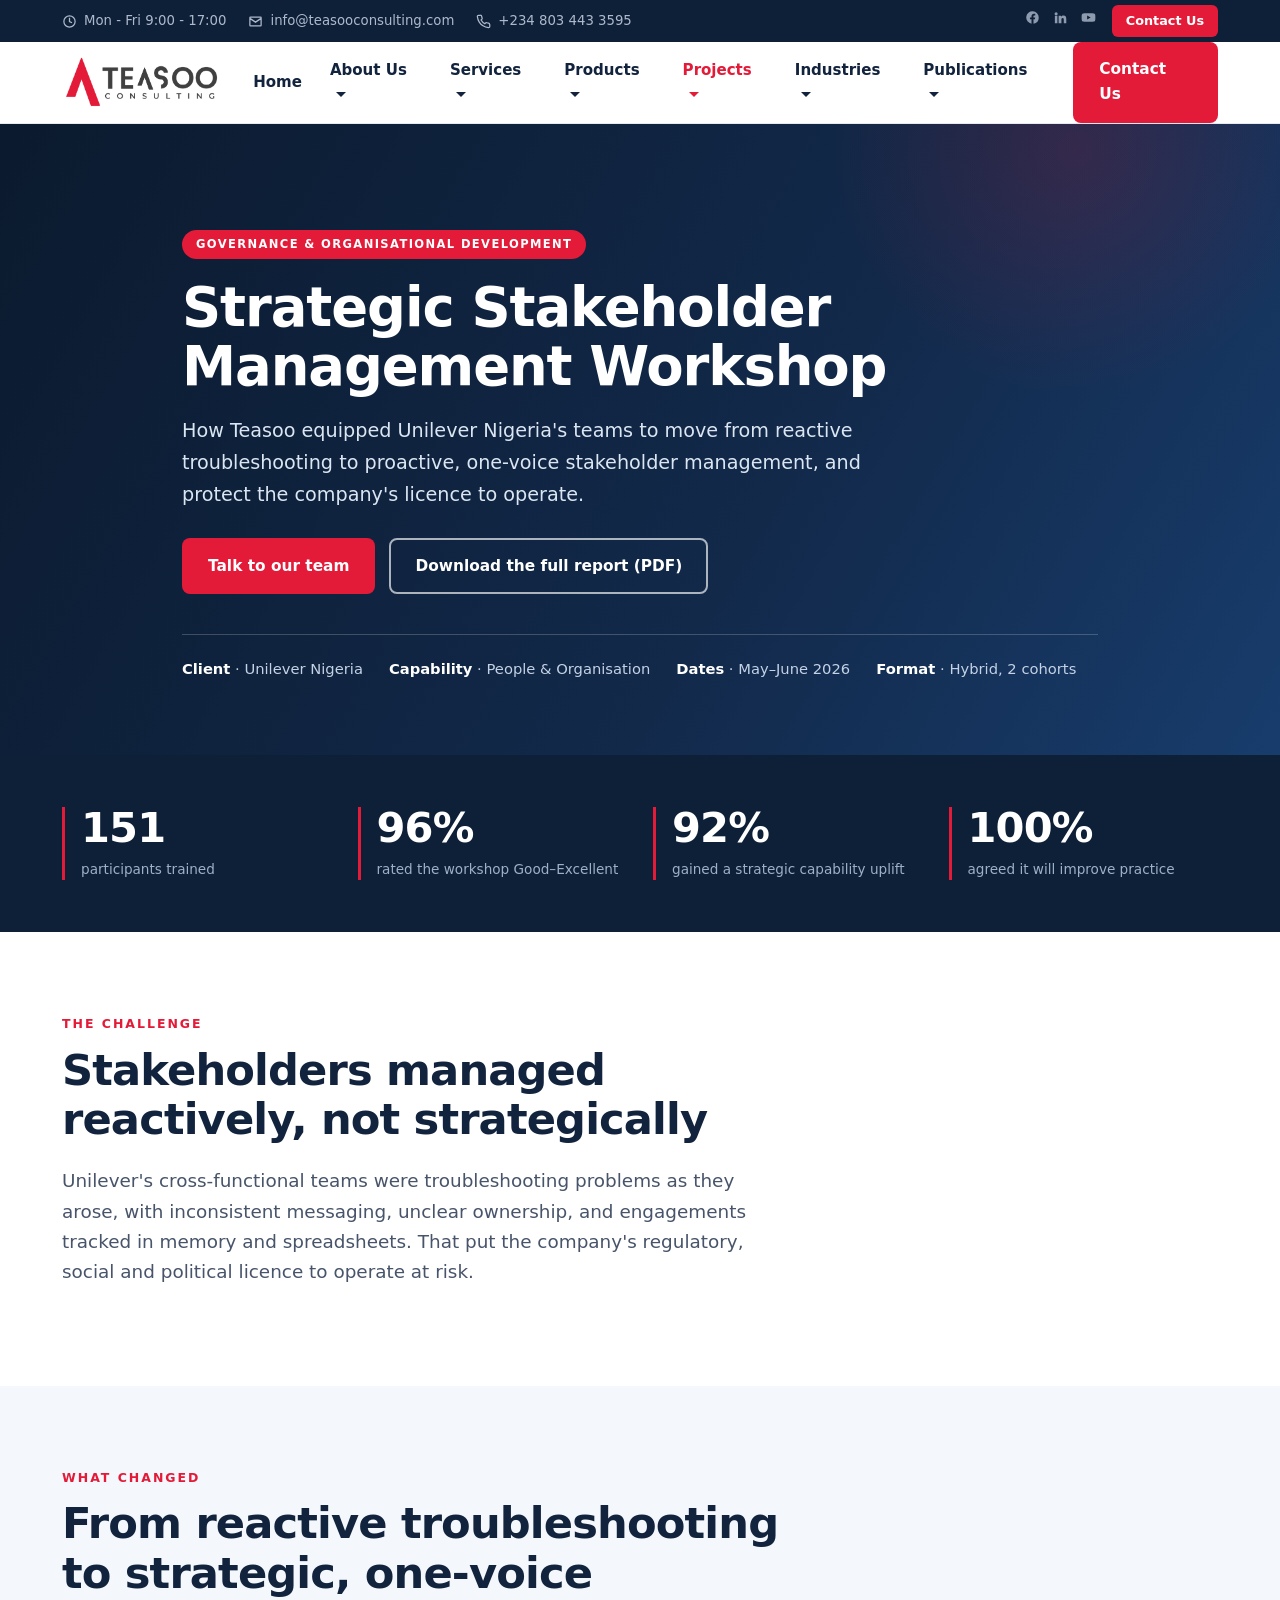
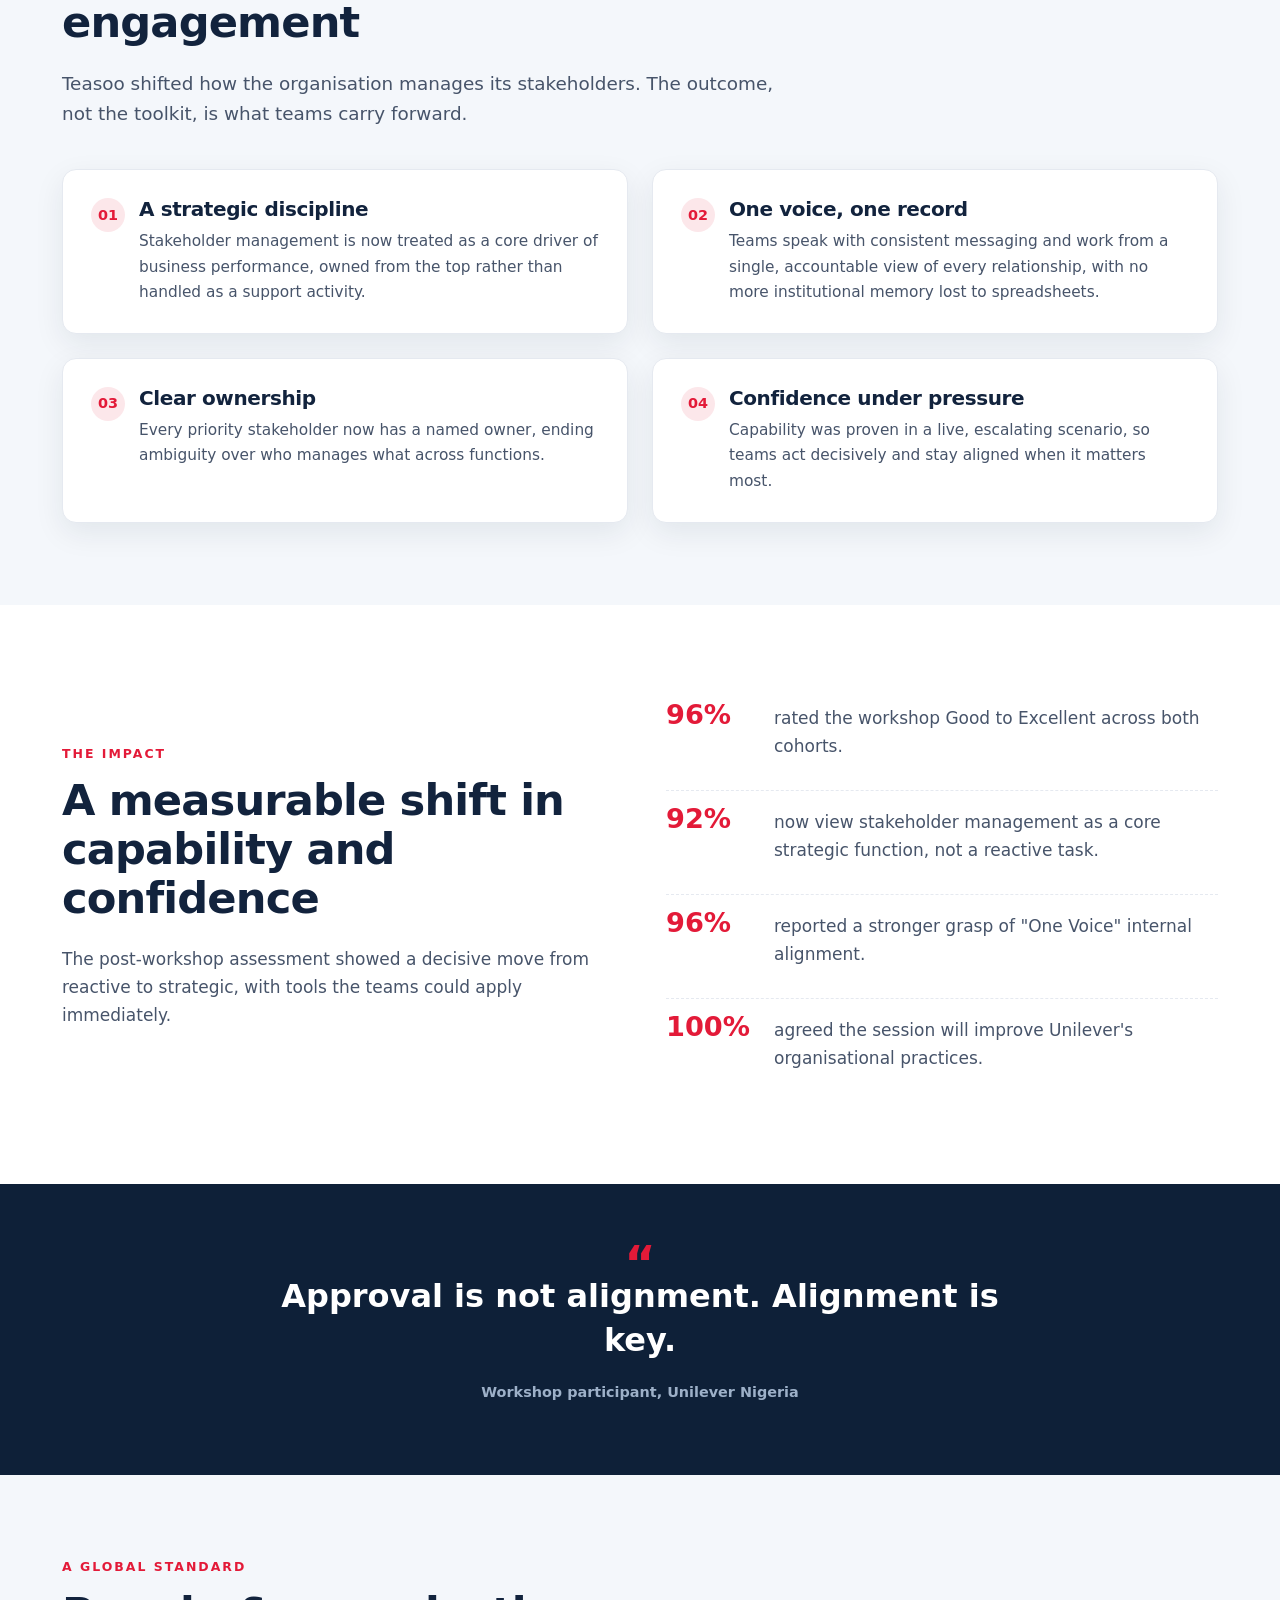
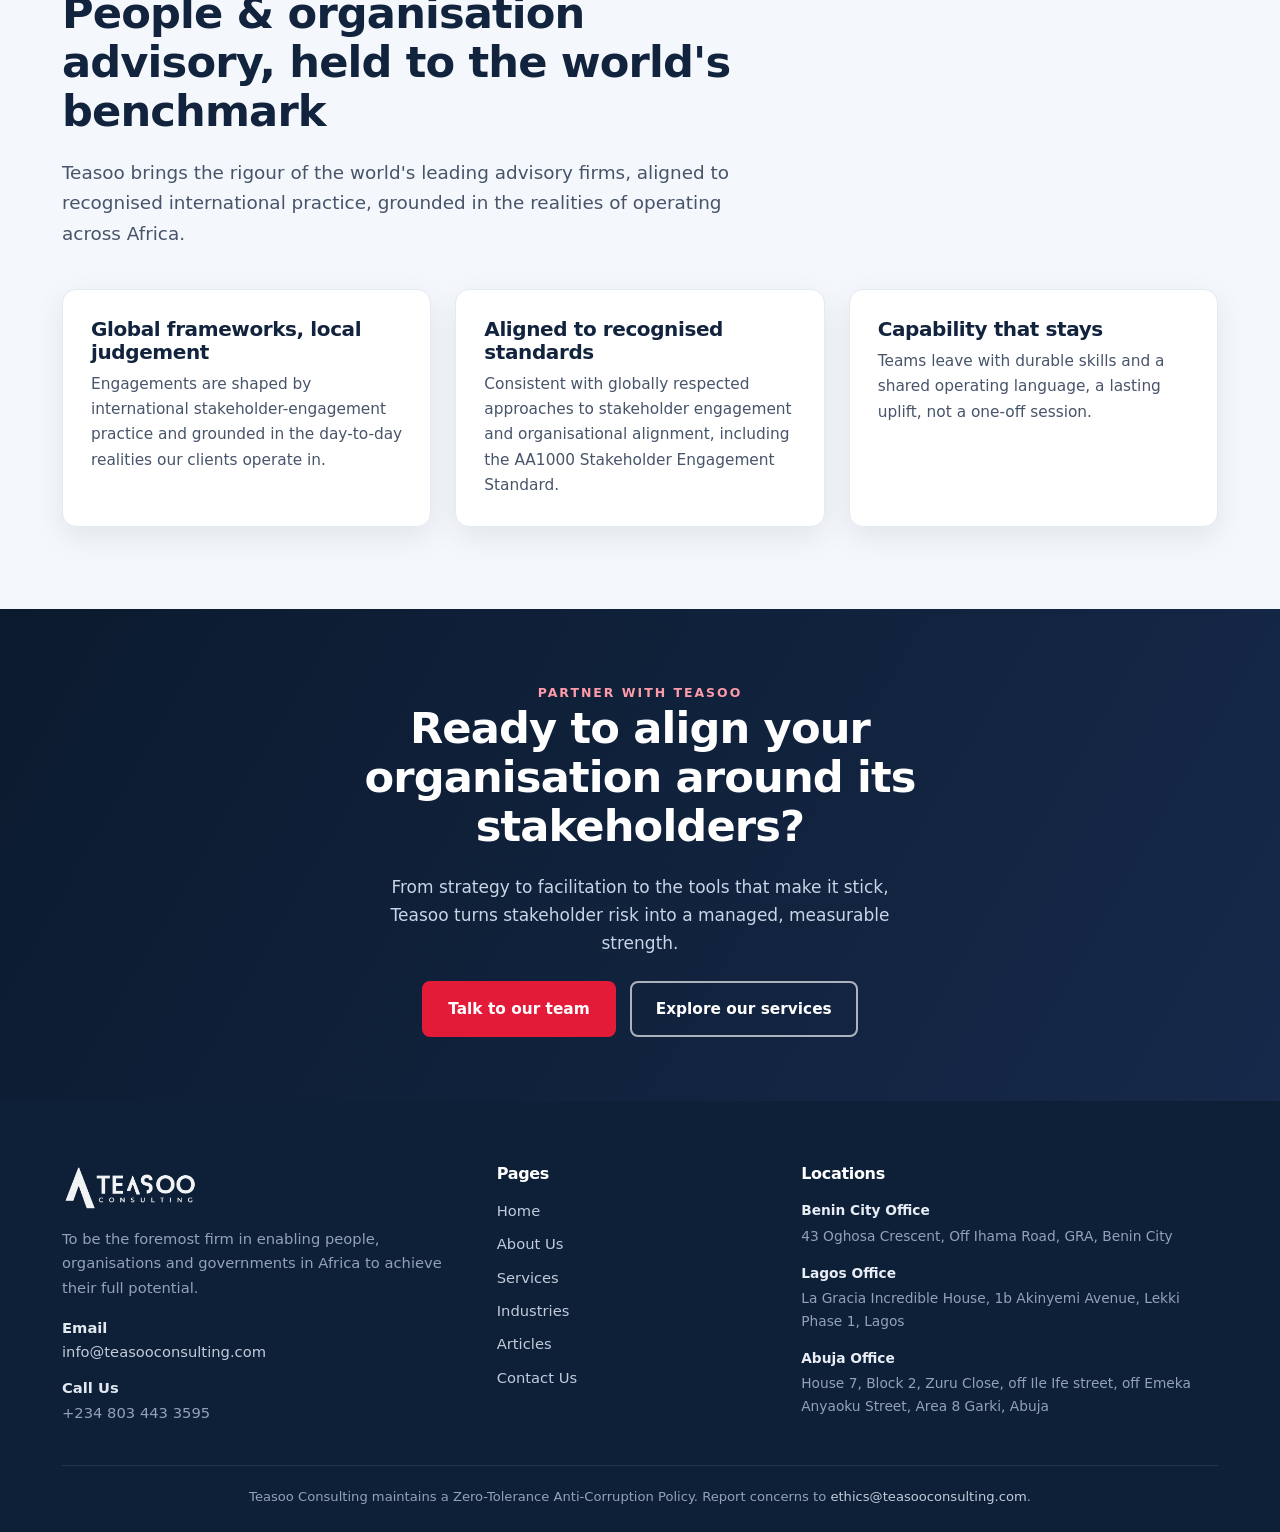
<file: unilever.html>
<!DOCTYPE html>
<html lang="en">
<head>
<meta charset="UTF-8">
<meta name="viewport" content="width=device-width, initial-scale=1">
<title>Unilever Nigeria Stakeholder Management Workshop | Teasoo Consulting</title>
<meta name="description" content="How Teasoo Consulting equipped 151 Unilever Nigeria staff to manage stakeholders strategically: a Strategic Stakeholder Management Workshop across two cohorts.">
<link rel="stylesheet" href="assets/css/style.css?v=6">
<style>
  /* Unilever project page, production navy/red palette */
  .u-hero{position:relative;color:#fff;background:linear-gradient(120deg,#0b1a2e 0%,#12294a 60%,#1c4b86 130%);overflow:hidden}
  .u-hero::before{content:"";position:absolute;right:-6%;top:-40%;width:560px;height:560px;border-radius:50%;
    background:radial-gradient(circle,rgba(227,26,56,.16),transparent 62%);pointer-events:none}
  .u-hero .container{position:relative;padding:104px 22px 74px;max-width:960px}
  .u-tag{display:inline-block;font-size:.72rem;letter-spacing:.12em;text-transform:uppercase;font-weight:800;
    color:#fff;background:var(--red);border-radius:999px;padding:5px 14px;margin-bottom:20px}
  .u-hero h1{color:#fff;font-size:clamp(2.1rem,5vw,3.4rem);line-height:1.08;margin:0 0 .35em;max-width:20ch}
  .u-hero .lead{color:#dbe6f2;font-size:1.2rem;max-width:56ch}
  .u-hero .btnrow{display:flex;gap:14px;flex-wrap:wrap;margin-top:28px}
  .u-meta{display:flex;gap:26px;flex-wrap:wrap;margin-top:40px;padding-top:22px;border-top:1px solid rgba(255,255,255,.2);font-size:.92rem;color:#c4d2e6}
  .u-meta b{color:#fff}
  .u-stats{background:var(--navy)}
  .u-stats .container{display:grid;grid-template-columns:repeat(4,1fr);gap:26px;padding:52px 22px}
  .u-stat{border-left:3px solid var(--red);padding-left:16px}
  .u-stat .n{font-size:clamp(1.9rem,3.4vw,2.6rem);font-weight:800;color:#fff;line-height:1;letter-spacing:-.02em}
  .u-stat .l{font-size:.85rem;color:#9db0c8;margin-top:9px}
  .u-num{width:34px;height:34px;flex:none;border-radius:50%;background:rgba(227,26,56,.1);color:var(--red);
    font-weight:800;font-size:.9rem;display:flex;align-items:center;justify-content:center}
  .u-do{display:grid;grid-template-columns:auto 1fr;gap:14px;align-items:start}
  .u-impact{display:grid;grid-template-columns:auto 1fr;gap:16px;align-items:baseline;padding:14px 0;border-bottom:1px dashed var(--line)}
  .u-impact:last-child{border-bottom:0}
  .u-impact .big{font-size:1.7rem;font-weight:800;color:var(--red);min-width:92px;line-height:1}
  .u-quote{background:var(--navy);color:#fff;text-align:center}
  .u-quote .container{max-width:820px;padding:70px 22px}
  .u-quote blockquote{margin:0;font-size:clamp(1.4rem,3vw,2rem);line-height:1.4;color:#fff;font-weight:700}
  .u-quote .qm{font-size:3rem;color:var(--red);line-height:.4;font-weight:800}
  .u-quote cite{display:block;margin-top:18px;font-style:normal;color:#9db0c8;font-weight:600;font-size:.9rem}
  .u-chips{display:flex;flex-wrap:wrap;gap:10px;margin-top:18px}
  .u-chips span{background:var(--bg-soft);color:var(--ink);border:1px solid var(--line);border-radius:999px;
    padding:7px 14px;font-weight:600;font-size:.86rem}
  .u-cta{background:linear-gradient(120deg,#0b1a2e,#16294a);color:#fff;text-align:center}
  .u-cta .container{max-width:720px;padding:64px 22px}
  .u-cta h2{color:#fff}.u-cta p{color:#c9d5e6;max-width:560px;margin:10px auto 0}
  .u-cta .btnrow{display:flex;gap:14px;justify-content:center;flex-wrap:wrap;margin-top:24px}
  @media (max-width:820px){.u-stats .container{grid-template-columns:1fr 1fr;gap:22px}}
</style>
</head>
<body>

<!-- ===================== TOP BAR ===================== -->
<div class="topbar">
  <div class="container">
    <div class="tb-info">
      <span class="hide-sm"><svg class="ico" viewBox="0 0 24 24"><path fill="none" stroke="currentColor" stroke-width="2" d="M12 6v6l4 2M21 12a9 9 0 1 1-18 0 9 9 0 0 1 18 0Z"/></svg> Mon - Fri 9:00 - 17:00</span>
      <span><svg class="ico" viewBox="0 0 24 24"><path fill="none" stroke="currentColor" stroke-width="2" d="M3 7l9 6 9-6M4 5h16a1 1 0 0 1 1 1v12a1 1 0 0 1-1 1H4a1 1 0 0 1-1-1V6a1 1 0 0 1 1-1Z"/></svg> info@teasooconsulting.com</span>
      <span class="hide-sm"><svg class="ico" viewBox="0 0 24 24"><path fill="none" stroke="currentColor" stroke-width="2" d="M22 16.9v3a2 2 0 0 1-2.2 2 19.8 19.8 0 0 1-8.6-3 19.5 19.5 0 0 1-6-6 19.8 19.8 0 0 1-3-8.6A2 2 0 0 1 4.1 2h3a2 2 0 0 1 2 1.7c.1.9.4 1.8.7 2.7a2 2 0 0 1-.5 2.1L8.1 9.6a16 16 0 0 0 6 6l1.1-1.1a2 2 0 0 1 2.1-.5c.9.3 1.8.6 2.7.7a2 2 0 0 1 1.7 2Z"/></svg> +234 803 443 3595</span>
    </div>
    <div class="tb-right">
      <div class="tb-social">
        <a href="#" aria-label="Facebook"><svg class="ico" viewBox="0 0 24 24"><path d="M22 12a10 10 0 1 0-11.6 9.9v-7H7.9V12h2.5V9.8c0-2.5 1.5-3.9 3.8-3.9 1.1 0 2.2.2 2.2.2v2.5h-1.3c-1.2 0-1.6.8-1.6 1.6V12h2.8l-.4 2.9h-2.3v7A10 10 0 0 0 22 12Z"/></svg></a>
        <a href="#" aria-label="LinkedIn"><svg class="ico" viewBox="0 0 24 24"><path d="M4.98 3.5a2.5 2.5 0 1 1 0 5 2.5 2.5 0 0 1 0-5ZM3 9h4v12H3zM9 9h3.8v1.7h.05c.53-1 1.8-2 3.7-2 4 0 4.7 2.6 4.7 6V21h-4v-5.3c0-1.3 0-2.9-1.8-2.9s-2 1.4-2 2.8V21H9z"/></svg></a>
        <a href="#" aria-label="YouTube"><svg class="ico" viewBox="0 0 24 24"><path d="M23 12s0-3.2-.4-4.7a2.5 2.5 0 0 0-1.7-1.7C19.3 5.2 12 5.2 12 5.2s-7.3 0-8.9.4A2.5 2.5 0 0 0 1.4 7.3C1 8.8 1 12 1 12s0 3.2.4 4.7a2.5 2.5 0 0 0 1.7 1.7c1.6.4 8.9.4 8.9.4s7.3 0 8.9-.4a2.5 2.5 0 0 0 1.7-1.7C23 15.2 23 12 23 12ZM9.8 15.3V8.7l5.7 3.3Z"/></svg></a>
      </div>
      <a class="tb-btn" href="index.html#contact">Contact Us</a>
    </div>
  </div>
</div>

<!-- ===================== NAV ===================== -->
<header class="nav">
  <div class="container">
    <a class="brand" href="index.html"><img src="assets/img/teasoo-logo.png" alt="Teasoo Consulting"></a>
    <nav>
      <ul class="menu" id="menu">
        <li><a href="index.html">Home</a></li>
        <li class="has-caret"><a href="#">About Us</a>
          <ul class="submenu">
            <li><a href="#">Our Vision, Mission, Objectives, and Values</a></li>
            <li><a href="#">Our Approach</a></li>
            <li><a href="#">Why Choose Us?</a></li>
            <li><a href="#">Our People</a></li>
            <li><a href="#">Our Partners</a></li>
          </ul>
        </li>
        <li class="has-caret"><a href="index.html#services">Services</a>
          <ul class="submenu">
            <li><a href="#">Advisory Services</a></li>
            <li><a href="#">Digital Transformation</a></li>
            <li><a href="#">Environmental Sustainability</a></li>
            <li><a href="reforestation.html">Reforestation &amp; Carbon Offset</a></li>
            <li><a href="#">Government Relations</a></li>
            <li><a href="#">Organisational Development</a></li>
          </ul>
        </li>
        <li class="has-caret"><a href="products.html">Products</a>
          <ul class="submenu">
            <li><a href="esg-horizon.html">ESG Horizon <span class="flag flag--live">LIVE</span></a></li>
            <li><a href="teasoo-set.html">Teasoo SET <span class="flag flag--live">LIVE</span></a></li>
            <li><a href="products.html#tms">Teasoo TMS <span class="flag flag--live">LIVE</span></a></li>
            <li><a href="products.html">All Products</a></li>
            <li><a href="products.html#pipeline" style="color:var(--muted)">More coming soon…</a></li>
          </ul>
        </li>
        <li class="has-caret active"><a href="#">Projects</a>
          <ul class="submenu">
            <li class="active"><a href="unilever.html">Unilever Nigeria Stakeholder Management Workshop</a></li>
            <li><a href="#">Employment Relations Strategy Workshop</a></li>
            <li><a href="#">Shina Aluwoye Foundation Establishment &amp; Bursary Programme Launch</a></li>
            <li><a href="reforestation.html">Reforestation &amp; Carbon Offset <span class="flag">FLAGSHIP</span></a></li>
          </ul>
        </li>
        <li class="has-caret"><a href="#">Industries</a>
          <ul class="submenu">
            <li><a href="#">Environmental Sustainability &amp; CSR</a></li>
            <li><a href="#">Government &amp; Public Sector</a></li>
            <li><a href="#">Technology &amp; Digital Transformation</a></li>
            <li><a href="#">Infrastructure &amp; Construction</a></li>
            <li><a href="#">Education &amp; Training</a></li>
            <li><a href="#">Non-Profit &amp; Social Impact</a></li>
          </ul>
        </li>
        <li class="has-caret"><a href="#">Publications</a>
          <ul class="submenu">
            <li><a href="#">Internal Publications</a></li>
            <li><a href="#">MP's Hub</a></li>
          </ul>
        </li>
      </ul>
    </nav>
    <div class="nav-cta">
      <a class="btn btn--red" href="#contact">Contact Us</a>
      <button class="nav-toggle" id="navToggle" aria-label="Menu"><span></span><span></span><span></span></button>
    </div>
  </div>
</header>

<!-- ===================== HERO ===================== -->
<section class="u-hero">
  <div class="container">
    <span class="u-tag">Governance &amp; Organisational Development</span>
    <h1>Strategic Stakeholder Management Workshop</h1>
    <p class="lead">How Teasoo equipped Unilever Nigeria's teams to move from reactive troubleshooting to proactive, one-voice stakeholder management, and protect the company's licence to operate.</p>
    <div class="btnrow">
      <a class="btn btn--red" href="#contact">Talk to our team</a>
      <a class="btn btn--ghost" href="#">Download the full report (PDF)</a>
    </div>
    <div class="u-meta">
      <span><b>Client</b> · Unilever Nigeria</span>
      <span><b>Capability</b> · People &amp; Organisation</span>
      <span><b>Dates</b> · May–June 2026</span>
      <span><b>Format</b> · Hybrid, 2 cohorts</span>
    </div>
  </div>
</section>

<!-- ===================== STATS ===================== -->
<section class="u-stats">
  <div class="container">
    <div class="u-stat"><div class="n">151</div><div class="l">participants trained</div></div>
    <div class="u-stat"><div class="n">96%</div><div class="l">rated the workshop Good–Excellent</div></div>
    <div class="u-stat"><div class="n">92%</div><div class="l">gained a strategic capability uplift</div></div>
    <div class="u-stat"><div class="n">100%</div><div class="l">agreed it will improve practice</div></div>
  </div>
</section>

<!-- ===================== THE CHALLENGE ===================== -->
<section class="section">
  <div class="container">
    <div class="measure">
      <p class="eyebrow">The challenge</p>
      <h2>Stakeholders managed reactively, not strategically</h2>
      <p class="lead">Unilever's cross-functional teams were troubleshooting problems as they arose, with inconsistent messaging, unclear ownership, and engagements tracked in memory and spreadsheets. That put the company's regulatory, social and political licence to operate at risk.</p>
    </div>
  </div>
</section>

<!-- ===================== WHAT CHANGED ===================== -->
<section class="section section--soft">
  <div class="container">
    <div class="measure">
      <p class="eyebrow">What changed</p>
      <h2>From reactive troubleshooting to strategic, one-voice engagement</h2>
      <p class="lead">Teasoo shifted how the organisation manages its stakeholders. The outcome, not the toolkit, is what teams carry forward.</p>
    </div>
    <div class="grid grid-2" style="margin-top:40px">
      <div class="card"><div class="u-do"><span class="u-num">01</span><div><h3>A strategic discipline</h3><p>Stakeholder management is now treated as a core driver of business performance, owned from the top rather than handled as a support activity.</p></div></div></div>
      <div class="card"><div class="u-do"><span class="u-num">02</span><div><h3>One voice, one record</h3><p>Teams speak with consistent messaging and work from a single, accountable view of every relationship, with no more institutional memory lost to spreadsheets.</p></div></div></div>
      <div class="card"><div class="u-do"><span class="u-num">03</span><div><h3>Clear ownership</h3><p>Every priority stakeholder now has a named owner, ending ambiguity over who manages what across functions.</p></div></div></div>
      <div class="card"><div class="u-do"><span class="u-num">04</span><div><h3>Confidence under pressure</h3><p>Capability was proven in a live, escalating scenario, so teams act decisively and stay aligned when it matters most.</p></div></div></div>
    </div>
  </div>
</section>

<!-- ===================== THE IMPACT ===================== -->
<section class="section">
  <div class="container">
    <div class="split">
      <div class="split__content">
        <p class="eyebrow">The impact</p>
        <h2>A measurable shift in capability and confidence</h2>
        <p>The post-workshop assessment showed a decisive move from reactive to strategic, with tools the teams could apply immediately.</p>
      </div>
      <div>
        <div class="u-impact"><span class="big">96%</span><p>rated the workshop Good to Excellent across both cohorts.</p></div>
        <div class="u-impact"><span class="big">92%</span><p>now view stakeholder management as a core strategic function, not a reactive task.</p></div>
        <div class="u-impact"><span class="big">96%</span><p>reported a stronger grasp of "One Voice" internal alignment.</p></div>
        <div class="u-impact"><span class="big">100%</span><p>agreed the session will improve Unilever's organisational practices.</p></div>
      </div>
    </div>
  </div>
</section>

<!-- ===================== QUOTE ===================== -->
<section class="u-quote">
  <div class="container">
    <div class="qm">&ldquo;</div>
    <blockquote>Approval is not alignment. Alignment is key.</blockquote>
    <cite>Workshop participant, Unilever Nigeria</cite>
  </div>
</section>

<!-- ===================== GLOBAL STANDARD ===================== -->
<section class="section section--soft">
  <div class="container">
    <div class="measure">
      <p class="eyebrow">A global standard</p>
      <h2>People &amp; organisation advisory, held to the world's benchmark</h2>
      <p class="lead">Teasoo brings the rigour of the world's leading advisory firms, aligned to recognised international practice, grounded in the realities of operating across Africa.</p>
    </div>
    <div class="grid grid-3" style="margin-top:40px">
      <div class="card"><h3>Global frameworks, local judgement</h3><p>Engagements are shaped by international stakeholder-engagement practice and grounded in the day-to-day realities our clients operate in.</p></div>
      <div class="card"><h3>Aligned to recognised standards</h3><p>Consistent with globally respected approaches to stakeholder engagement and organisational alignment, including the AA1000 Stakeholder Engagement Standard.</p></div>
      <div class="card"><h3>Capability that stays</h3><p>Teams leave with durable skills and a shared operating language, a lasting uplift, not a one-off session.</p></div>
    </div>
  </div>
</section>

<!-- ===================== CTA ===================== -->
<section class="u-cta" id="contact">
  <div class="container">
    <p class="eyebrow" style="color:#ff9aa8">Partner with Teasoo</p>
    <h2>Ready to align your organisation around its stakeholders?</h2>
    <p>From strategy to facilitation to the tools that make it stick, Teasoo turns stakeholder risk into a managed, measurable strength.</p>
    <div class="btnrow">
      <a class="btn btn--red" href="mailto:info@teasooconsulting.com">Talk to our team</a>
      <a class="btn btn--ghost" href="index.html#services">Explore our services</a>
    </div>
  </div>
</section>

<!-- ===================== FOOTER ===================== -->
<footer class="footer">
  <div class="container">
    <div class="fgrid">
      <div>
        <img class="flogo" src="assets/img/teasoo-logo.png" alt="Teasoo Consulting">
        <p>To be the foremost firm in enabling people, organisations and governments in Africa to achieve their full potential.</p>
        <div class="fcontact">
          <b>Email</b><a href="mailto:info@teasooconsulting.com">info@teasooconsulting.com</a>
          <b>Call Us</b>+234 803 443 3595
        </div>
      </div>
      <div>
        <h4>Pages</h4>
        <ul>
          <li><a href="index.html">Home</a></li>
          <li><a href="#">About Us</a></li>
          <li><a href="index.html#services">Services</a></li>
          <li><a href="#">Industries</a></li>
          <li><a href="#">Articles</a></li>
          <li><a href="index.html#contact">Contact Us</a></li>
        </ul>
      </div>
      <div>
        <h4>Locations</h4>
        <div class="offices">
          <div><b>Benin City Office</b>43 Oghosa Crescent, Off Ihama Road, GRA, Benin City</div>
          <div><b>Lagos Office</b>La Gracia Incredible House, 1b Akinyemi Avenue, Lekki Phase 1, Lagos</div>
          <div><b>Abuja Office</b>House 7, Block 2, Zuru Close, off Ile Ife street, off Emeka Anyaoku Street, Area 8 Garki, Abuja</div>
        </div>
      </div>
    </div>
    <div class="fbar">Teasoo Consulting maintains a Zero-Tolerance Anti-Corruption Policy. Report concerns to <a href="mailto:ethics@teasooconsulting.com">ethics@teasooconsulting.com</a>.</div>
  </div>
</footer>

<script>
  var t=document.getElementById('navToggle'),m=document.getElementById('menu');
  if(t){t.addEventListener('click',function(){m.classList.toggle('open');});}
  document.querySelectorAll('.menu .has-caret > a').forEach(function(a){
    a.addEventListener('click',function(e){
      if(window.innerWidth<=820 && a.getAttribute('href')==='#'){
        e.preventDefault(); a.parentElement.classList.toggle('open');
        var s=a.nextElementSibling; if(s){s.style.display=s.style.display==='block'?'none':'block';}
      }
    });
  });
</script>
</body>
</html>
</file>
<file: assets/css/style.css>
/* ============================================================
   Teasoo Consulting — prototype stylesheet
   Chrome + homepage rebuilt to match the live site
   (navy + red #E31A38, exact sections). The Tree4Life project
   page keeps its own forest-green content theme.
   Self-contained: no external fonts / scripts / assets.
   ============================================================ */

:root{
  --red:#e31a38;
  --red-d:#c4152e;
  --navy:#0e2038;     /* dark sections / footer */
  --navy-2:#15294a;   /* dark cards */
  --ink:#12233d;      /* headings */
  --slate:#47546a;    /* body text */
  --muted:#6b7688;
  --line:#e5e9f0;
  --bg-soft:#f4f7fb;  /* light section bg */
  --white:#ffffff;

  /* Tree4Life green theme */
  --green:#1a7a3c; --green-d:#0f5a2c; --green-dd:#0b3d1f;
  --leaf:#3faa5a; --lime:#8bc53f; --sand:#f4f7f1;

  --maxw:1200px;
  --radius:14px;
  --shadow:0 10px 30px rgba(14,32,56,.08);
  --shadow-lg:0 24px 60px rgba(14,32,56,.16);
  --font:"Inter",system-ui,-apple-system,"Segoe UI",Roboto,Helvetica,Arial,sans-serif;
}

*{box-sizing:border-box}
html{scroll-behavior:smooth}
body{margin:0;font-family:var(--font);color:var(--slate);background:var(--white);
  line-height:1.65;font-size:17px;-webkit-font-smoothing:antialiased}
img{max-width:100%;display:block}
a{color:var(--red);text-decoration:none}
a:hover{text-decoration:underline}
h1,h2,h3,h4{color:var(--ink);line-height:1.14;margin:0 0 .5em;font-weight:800;letter-spacing:-.02em}
h2{font-size:clamp(1.8rem,3.6vw,2.7rem)}
h3{font-size:1.25rem}
p{margin:0 0 1rem}
.container{max-width:var(--maxw);margin:0 auto;padding:0 22px}
.eyebrow{text-transform:uppercase;letter-spacing:.16em;font-weight:800;font-size:.78rem;color:var(--red);margin:0 0 .7rem}
.section{padding:82px 0}
.section--soft{background:var(--bg-soft)}
.section--navy{background:var(--navy);color:#c9d3e2}
.section--navy h2,.section--navy h3{color:#fff}
.lead{font-size:1.15rem;color:var(--slate)}
.center{text-align:center}
.measure{max-width:720px}
.center .measure,.center.measure{margin-left:auto;margin-right:auto}

/* ---------- Buttons ---------- */
.btn{display:inline-flex;align-items:center;gap:.5rem;padding:.82rem 1.5rem;border-radius:8px;
  font-weight:700;font-size:.96rem;cursor:pointer;border:2px solid transparent;
  transition:transform .15s ease,background .15s ease,color .15s ease;text-decoration:none}
.btn:hover{text-decoration:none;transform:translateY(-2px)}
.btn--red{background:var(--red);color:#fff}
.btn--red:hover{background:var(--red-d);color:#fff}
.btn--outline-red{background:transparent;color:var(--red);border-color:var(--red)}
.btn--outline-red:hover{background:var(--red);color:#fff}
.btn--ghost{background:transparent;color:#fff;border-color:rgba(255,255,255,.65)}
.btn--ghost:hover{background:rgba(255,255,255,.14);color:#fff}
.btn--white{background:#fff;color:var(--ink)}
.btn--white:hover{background:#eef2f8;color:var(--ink)}
/* green (tree4life) */
.btn--primary{background:var(--green);color:#fff}
.btn--primary:hover{background:var(--green-d);color:#fff}
.btn--outline{background:#fff;color:var(--green);border-color:var(--green)}
.btn--outline:hover{background:var(--green);color:#fff}
.learn{color:var(--red);font-weight:700;font-size:.92rem;display:inline-flex;align-items:center;gap:.3rem}
.learn:hover{text-decoration:none;gap:.55rem}

/* ============================================================
   Header
   ============================================================ */
.topbar{background:var(--navy);color:#aeb9cb;font-size:.83rem}
.topbar .container{display:flex;justify-content:space-between;align-items:center;gap:16px;min-height:42px;flex-wrap:wrap}
.topbar a{color:#aeb9cb}
.topbar .tb-info{display:flex;gap:22px;flex-wrap:wrap;align-items:center}
.topbar .tb-info span{display:inline-flex;align-items:center;gap:7px}
.topbar .tb-right{display:flex;gap:16px;align-items:center}
.topbar .tb-social{display:flex;gap:13px}
.topbar .tb-social a{opacity:.8}
.topbar .tb-social a:hover{opacity:1;text-decoration:none}
.topbar .tb-btn{background:var(--red);color:#fff;padding:5px 14px;border-radius:6px;font-weight:700;font-size:.8rem}
.topbar .tb-btn:hover{background:var(--red-d);text-decoration:none}
.ico{width:15px;height:15px;fill:currentColor;flex:none}

.nav{position:sticky;top:0;z-index:60;background:rgba(255,255,255,.97);
  backdrop-filter:saturate(160%) blur(8px);border-bottom:1px solid var(--line)}
.nav .container{display:flex;align-items:center;justify-content:space-between;min-height:74px;gap:18px}
.brand img{height:54px;width:auto}
.t4l-lead-partner{max-width:520px;margin:26px auto 0;text-align:center}
.t4l-lead-partner img{height:74px;width:auto;margin-bottom:14px}
.t4l-lead-partner p{color:var(--muted);margin:0}
.menu{display:flex;align-items:center;gap:2px;list-style:none;margin:0;padding:0}
.menu > li{position:relative}
.menu > li > a{display:block;padding:11px 13px;color:var(--ink);font-weight:600;font-size:.94rem;border-radius:7px}
.menu > li > a:hover{color:var(--red)}
.menu .has-caret > a::after{content:"";display:inline-block;margin-left:6px;
  border:5px solid transparent;border-top-color:currentColor;vertical-align:middle;transform:translateY(2px)}
.menu > li[aria-current="page"] > a,.menu > li.active > a{color:var(--red)}
.submenu{position:absolute;top:calc(100% + 6px);left:0;min-width:264px;background:#fff;
  border:1px solid var(--line);border-radius:12px;box-shadow:var(--shadow);padding:8px;
  list-style:none;margin:0;opacity:0;visibility:hidden;transform:translateY(8px);transition:.16s ease;z-index:70}
.menu > li:hover > .submenu,.menu > li:focus-within > .submenu{opacity:1;visibility:visible;transform:translateY(0)}
.submenu a{display:block;padding:10px 12px;border-radius:7px;color:var(--slate);font-size:.9rem;font-weight:500}
.submenu a:hover{background:var(--bg-soft);color:var(--red);text-decoration:none}
.submenu li.active > a{color:var(--red);font-weight:700}
.submenu .flag{font-size:.62rem;font-weight:800;color:#fff;background:var(--red);border-radius:4px;
  padding:1px 6px;margin-left:6px;letter-spacing:.05em;vertical-align:middle}
.nav-cta{display:flex;align-items:center;gap:12px}
.nav-toggle{display:none;background:none;border:0;cursor:pointer;padding:8px}
.nav-toggle span{display:block;width:26px;height:3px;background:var(--ink);border-radius:3px;margin:5px 0}

/* ============================================================
   Homepage hero
   ============================================================ */
.hero{position:relative;color:#fff;isolation:isolate;
  background:linear-gradient(115deg,#0a1830 0%,#122a4d 55%,#1c4b86 100%)}
.hero__bg{position:absolute;inset:0;z-index:-2;background-size:cover;background-position:center;opacity:.28}
.hero::after{content:"";position:absolute;inset:0;z-index:-1;
  background:linear-gradient(115deg,rgba(10,24,48,.86) 0%,rgba(18,42,77,.7) 60%,rgba(28,75,134,.5) 100%)}
.hero .container{padding-top:118px;padding-bottom:120px;max-width:900px}
.hero h1{color:#fff;font-size:clamp(2.6rem,6vw,4.6rem);margin-bottom:.3em;line-height:1.05}
.hero p.lead{color:#dce6f5;max-width:560px;font-size:1.2rem}
.hero .btnrow{display:flex;gap:14px;flex-wrap:wrap;margin-top:28px}

/* ============================================================
   Flagship band (Tree4Life on homepage)
   ============================================================ */
.flagship{position:relative;color:#fff;isolation:isolate;overflow:hidden}
.flagship__bg{position:absolute;inset:0;z-index:-2;background-size:cover;background-position:center}
.flagship::after{content:"";position:absolute;inset:0;z-index:-1;
  background:linear-gradient(90deg,rgba(9,40,22,.92) 0%,rgba(11,61,31,.82) 46%,rgba(11,61,31,.42) 100%)}
.flagship .container{padding-top:78px;padding-bottom:78px}
.flagship .fs-inner{max-width:640px}
.flagship .fs-badge{display:inline-block;background:var(--lime);color:#0b3d1f;font-weight:800;
  font-size:.72rem;letter-spacing:.12em;text-transform:uppercase;padding:5px 12px;border-radius:6px;margin-bottom:16px}
.flagship h2{color:#fff}
.flagship p{color:#e7f2ea;font-size:1.08rem}
.flagship .fs-stats{display:flex;gap:34px;flex-wrap:wrap;margin:22px 0 26px}
.flagship .fs-stats .n{font-size:1.8rem;font-weight:800;color:#fff;line-height:1}
.flagship .fs-stats .l{font-size:.82rem;color:#bfe3c7;margin-top:4px}

/* ============================================================
   Cards / What We Do
   ============================================================ */
.grid{display:grid;gap:24px}
.grid-2{grid-template-columns:repeat(2,1fr)}
.grid-3{grid-template-columns:repeat(3,1fr)}
.grid-4{grid-template-columns:repeat(4,1fr)}
.svc-card{background:#fff;border:1px solid var(--line);border-radius:var(--radius);padding:28px;
  box-shadow:var(--shadow);transition:transform .18s ease,box-shadow .18s ease}
.svc-card:hover{transform:translateY(-4px);box-shadow:var(--shadow-lg)}
.svc-ic{width:52px;height:52px;border-radius:12px;background:rgba(227,26,56,.1);
  display:flex;align-items:center;justify-content:center;margin-bottom:16px}
.svc-ic svg{width:26px;height:26px;stroke:var(--red);fill:none;stroke-width:2}
.svc-card h3{margin-bottom:.35em}
.svc-card p{font-size:.95rem;margin:0 0 14px}

/* ============================================================
   Featured project (navy)
   ============================================================ */
.feat{display:grid;grid-template-columns:1.15fr .85fr;gap:48px;align-items:center}
.feat p{color:#c9d3e2}
.feat .stats{display:grid;grid-template-columns:repeat(4,1fr);gap:18px;margin:26px 0}
.feat .stats .n{font-size:1.9rem;font-weight:800;color:#fff;line-height:1}
.feat .stats .l{font-size:.76rem;color:#93a1b8;margin-top:6px}
.feat-card{background:var(--navy-2);border:1px solid rgba(255,255,255,.08);border-radius:var(--radius);
  padding:30px;box-shadow:var(--shadow-lg);text-align:center}
.feat-card .tag{display:inline-block;background:var(--red);color:#fff;font-size:.72rem;font-weight:700;
  padding:4px 12px;border-radius:999px;margin-bottom:22px}
.feat-card img{height:70px;width:auto;margin:6px auto 20px;object-fit:contain}
.feat-card .fc-title{color:#fff;font-weight:800;font-size:1.1rem;margin-bottom:6px}
.feat-card .fc-sub{color:#93a1b8;font-size:.85rem}

/* ============================================================
   Split (about / mp hub)
   ============================================================ */
.split{display:grid;grid-template-columns:1fr 1fr;gap:52px;align-items:center}
.split--reverse .split__media{order:2}
.split__media img{border-radius:var(--radius);box-shadow:var(--shadow);width:100%;object-fit:cover}
.videocard{position:relative;border-radius:var(--radius);overflow:hidden;box-shadow:var(--shadow-lg);
  background:#0b1020;color:#fff}
.videocard img{width:100%;aspect-ratio:16/10;object-fit:cover;opacity:.62}
.videocard .vc-body{position:absolute;inset:0;display:flex;flex-direction:column;justify-content:space-between;padding:22px}
.videocard .vc-top{font-size:.95rem;font-weight:700;max-width:75%}
.videocard .play{width:64px;height:64px;border-radius:50%;background:var(--red);align-self:center;
  display:flex;align-items:center;justify-content:center;margin:auto}
.videocard .play svg{width:26px;height:26px;fill:#fff;margin-left:3px}
.videocard .vc-bot{display:flex;justify-content:space-between;align-items:center;font-size:.8rem;color:#cbd5e1}
.award{width:52px;height:52px;border-radius:12px;background:rgba(227,26,56,.1);display:flex;
  align-items:center;justify-content:center;margin-bottom:14px}
.award svg{width:26px;height:26px;stroke:var(--red);fill:none;stroke-width:2}

/* ============================================================
   Trending topics
   ============================================================ */
.post-card{background:#fff;border:1px solid var(--line);border-radius:var(--radius);overflow:hidden;
  box-shadow:var(--shadow);display:flex;flex-direction:column;transition:transform .18s ease,box-shadow .18s ease}
.post-card:hover{transform:translateY(-4px);box-shadow:var(--shadow-lg)}
.post-card img{aspect-ratio:16/9;object-fit:cover;width:100%}
.post-card .pb{padding:20px;display:flex;flex-direction:column;flex:1}
.post-card .cat{display:inline-block;align-self:flex-start;background:rgba(227,26,56,.1);color:var(--red);
  font-size:.7rem;font-weight:800;letter-spacing:.08em;padding:3px 10px;border-radius:5px;margin-bottom:12px}
.post-card h3{font-size:1.12rem;margin-bottom:.5em}
.post-card p{font-size:.9rem;color:var(--muted);margin:0 0 16px}
.post-card .pmeta{margin-top:auto;display:flex;justify-content:space-between;align-items:center;
  font-size:.82rem;color:var(--muted)}

/* ============================================================
   Downloads (navy)
   ============================================================ */
.dl-card{background:var(--navy-2);border:1px solid rgba(255,255,255,.1);border-radius:var(--radius);padding:32px}
.dl-card h3{color:#fff;margin-bottom:.5em}
.dl-card p{color:#a9b5c9;font-size:.95rem;margin-bottom:20px}

/* ============================================================
   Ready to transform
   ============================================================ */
.transform-card{display:grid;grid-template-columns:1fr 1fr;gap:0;border-radius:18px;overflow:hidden;
  box-shadow:var(--shadow-lg);margin-top:40px}
.transform-card .tc-left{background:var(--navy);color:#c9d3e2;padding:44px}
.transform-card .tc-left h3{color:#fff}
.transform-card .tc-right{background:var(--navy-2);color:#c9d3e2;padding:44px}
.transform-card .tc-right h3{color:#fff}
.check-list{list-style:none;padding:0;margin:18px 0 0}
.check-list li{position:relative;padding:9px 0 9px 32px;color:#dbe3ef;font-size:.98rem}
.check-list li::before{content:"";position:absolute;left:0;top:11px;width:20px;height:20px;border-radius:50%;
  background:var(--red) url("data:image/svg+xml,%3Csvg xmlns='http://www.w3.org/2000/svg' viewBox='0 0 24 24' fill='none' stroke='white' stroke-width='3' stroke-linecap='round' stroke-linejoin='round'%3E%3Cpolyline points='20 6 9 17 4 12'/%3E%3C/svg%3E") center/12px no-repeat}
.transform-card .btnrow{display:flex;gap:12px;flex-wrap:wrap;margin-top:22px}

/* ============================================================
   Footer
   ============================================================ */
.footer{background:var(--navy);color:#93a1b8;padding:64px 0 24px;font-size:.92rem}
.footer a{color:#c1cbdb}
.footer a:hover{color:#fff}
.footer .fgrid{display:grid;grid-template-columns:1.5fr 1fr 1.6fr;gap:44px}
.footer h4{color:#fff;font-size:1rem;margin-bottom:16px}
.footer img.flogo{height:46px;margin-bottom:16px;filter:brightness(0) invert(1);opacity:.95}
.footer ul{list-style:none;padding:0;margin:0}
.footer ul li{margin-bottom:9px}
.footer .fcontact b{color:#e2e8f0;display:block;margin-top:12px;font-weight:700}
.footer .offices{display:flex;flex-direction:column;gap:14px;font-size:.86rem}
.footer .offices b{color:#e8edf5;display:block;margin-bottom:3px}
.footer .fbar{border-top:1px solid #24344f;margin-top:40px;padding-top:20px;font-size:.82rem;text-align:center}

/* ============================================================
   ===== Tree4Life project page (green theme) =====
   ============================================================ */
.t4l-hero{position:relative;color:#fff;isolation:isolate}
.t4l-hero .hero__bg{opacity:1}
.t4l-hero::after{content:"";position:absolute;inset:0;z-index:-1;
  background:linear-gradient(180deg,rgba(11,61,31,.55),rgba(9,40,22,.86))}
.t4l-hero .container{padding-top:120px;padding-bottom:104px;max-width:960px}
.t4l-hero .eyebrow{color:#bff0c8}
.t4l-hero h1{color:#fff;font-size:clamp(2.4rem,6vw,4.3rem)}
.t4l-hero p.lead{color:#eaf3ec;max-width:640px;font-size:clamp(1.1rem,2.3vw,1.4rem)}
.t4l-hero .btnrow{display:flex;gap:14px;flex-wrap:wrap;margin-top:26px}
.t4l-hero .hero__meta{display:flex;gap:26px;flex-wrap:wrap;margin-top:40px;
  border-top:1px solid rgba(255,255,255,.22);padding-top:22px;font-size:.92rem;color:#dbe6de}
.t4l-hero .hero__meta b{color:#fff}
.section--sand{background:var(--sand)}
.t4l-stats{background:var(--green-dd);color:#fff}
.t4l-stats .container{display:grid;grid-template-columns:repeat(4,1fr);gap:24px;padding:56px 22px}
.stat{position:relative;padding-left:20px}
.stat::before{content:"";position:absolute;left:0;top:6px;bottom:6px;width:4px;border-radius:3px;background:var(--lime)}
.stat .num{font-size:clamp(1.9rem,3.4vw,2.7rem);font-weight:800;color:#fff;line-height:1}
.stat .lbl{margin-top:10px;font-size:.9rem;color:#bfe3c7}
.split__media.tall img{aspect-ratio:4/5}
.badge-list{list-style:none;padding:0;margin:1.2rem 0 0}
.badge-list li{position:relative;padding:8px 0 8px 34px;border-bottom:1px dashed var(--line)}
.badge-list li:last-child{border-bottom:0}
.badge-list li::before{content:"";position:absolute;left:0;top:12px;width:20px;height:20px;border-radius:50%;
  background:var(--green) url("data:image/svg+xml,%3Csvg xmlns='http://www.w3.org/2000/svg' viewBox='0 0 24 24' fill='none' stroke='white' stroke-width='3' stroke-linecap='round' stroke-linejoin='round'%3E%3Cpolyline points='20 6 9 17 4 12'/%3E%3C/svg%3E") center/12px no-repeat}
.card{background:#fff;border:1px solid var(--line);border-radius:var(--radius);padding:28px;box-shadow:var(--shadow);transition:transform .18s ease,box-shadow .18s ease}
.card:hover{transform:translateY(-4px);box-shadow:var(--shadow-lg)}
.card .ci{width:52px;height:52px;border-radius:12px;background:rgba(26,122,60,.1);display:flex;align-items:center;justify-content:center;margin-bottom:16px}
.card .ci svg{width:26px;height:26px;stroke:var(--green);fill:none;stroke-width:2}
.card h3{margin-bottom:.4em}.card p{font-size:.96rem;margin:0}
.card .tag{display:inline-block;font-size:.72rem;text-transform:uppercase;letter-spacing:.1em;font-weight:700;color:var(--green);margin-bottom:8px}
.species-card{background:#fff;border:1px solid var(--line);border-radius:12px;overflow:hidden;box-shadow:var(--shadow)}
.species-card .sc-top{background:var(--green);color:#fff;padding:16px 18px}
.species-card .sc-top .latin{font-style:italic;font-size:.85rem;opacity:.9}
.species-card .sc-top .common{font-weight:800;font-size:1.05rem}
.species-card .sc-body{padding:14px 18px;font-size:.9rem;color:var(--muted)}
.timeline{position:relative;margin-top:20px}
.timeline::before{content:"";position:absolute;left:22px;top:8px;bottom:8px;width:3px;background:linear-gradient(var(--leaf),var(--green-d))}
.tl-item{position:relative;padding:0 0 30px 68px}
.tl-item:last-child{padding-bottom:0}
.tl-dot{position:absolute;left:6px;top:0;width:34px;height:34px;border-radius:50%;background:#fff;border:3px solid var(--green);color:var(--green-d);font-weight:800;font-size:.8rem;display:flex;align-items:center;justify-content:center}
.tl-item h3{margin:2px 0 .3em}
.tl-item .tl-target{display:inline-block;background:rgba(26,122,60,.1);color:var(--green-d);font-weight:700;font-size:.85rem;border-radius:999px;padding:3px 12px;margin-bottom:6px}
.story-card{background:#fff;border-radius:var(--radius);overflow:hidden;box-shadow:var(--shadow);border:1px solid var(--line);display:flex;flex-direction:column}
.story-card img{aspect-ratio:4/3;object-fit:cover;width:100%}
.story-card .sb{padding:20px}.story-card h3{font-size:1.1rem}.story-card p{font-size:.94rem;margin:0}
.gallery{display:grid;grid-template-columns:repeat(4,1fr);gap:12px}
.gallery a{border-radius:12px;overflow:hidden;display:block}
.gallery img{aspect-ratio:1/1;object-fit:cover;width:100%;transition:transform .35s ease}
.gallery a:hover img{transform:scale(1.06)}
.gallery .wide{grid-column:span 2}.gallery .tall{grid-row:span 2}
.gallery .tall img,.gallery .wide img{aspect-ratio:auto;height:100%}
.partners{display:flex;flex-wrap:wrap;gap:40px;align-items:center;justify-content:center}
.partners .p-item{display:flex;flex-direction:column;align-items:center;gap:10px;text-align:center;max-width:220px}
.partners img{height:52px;width:auto;object-fit:contain}
.partners .p-name{font-weight:700;color:var(--ink);font-size:.95rem}
.partners .p-role{font-size:.82rem;color:var(--muted)}
.cta{background:linear-gradient(120deg,var(--green-dd),var(--green-d));color:#fff;text-align:center}
.cta h2{color:#fff}.cta p{color:#d6ecd9;max-width:640px;margin:0 auto}
.cta .btnrow{display:flex;gap:14px;justify-content:center;flex-wrap:wrap;margin-top:24px}
.quote{max-width:900px;margin:0 auto;text-align:center}
.quote blockquote{font-size:clamp(1.3rem,2.6vw,1.9rem);font-weight:700;color:var(--ink);line-height:1.4;margin:0 0 18px}
.quote .qmark{font-size:3rem;color:var(--leaf);line-height:.5;font-weight:800}
.quote cite{font-style:normal;color:var(--muted);font-weight:600}

/* ============================================================
   Responsive
   ============================================================ */
@media (max-width:980px){
  .split,.feat{grid-template-columns:1fr;gap:32px}
  .split--reverse .split__media{order:0}
  .feat .stats{grid-template-columns:repeat(4,1fr)}
  .grid-3,.grid-4{grid-template-columns:repeat(2,1fr)}
  .transform-card{grid-template-columns:1fr}
  .footer .fgrid{grid-template-columns:1fr 1fr;gap:30px}
  .t4l-stats .container{grid-template-columns:repeat(2,1fr)}
  .gallery{grid-template-columns:repeat(2,1fr)}
}
@media (max-width:820px){
  .nav-toggle{display:block}
  .nav-cta > .btn{display:none}
  .menu{position:fixed;inset:74px 0 auto 0;flex-direction:column;align-items:stretch;background:#fff;
    border-bottom:1px solid var(--line);padding:10px 16px 22px;gap:0;box-shadow:var(--shadow);
    max-height:calc(100vh - 74px);overflow:auto;transform:translateY(-140%);transition:transform .25s ease}
  .menu.open{transform:translateY(0)}
  .menu > li > a{padding:14px 6px;border-bottom:1px solid var(--line)}
  .submenu{position:static;opacity:1;visibility:visible;transform:none;box-shadow:none;border:0;
    border-left:2px solid var(--line);border-radius:0;margin:0 0 8px 10px;padding:0}
  .menu .has-caret > a::after{float:right}
}
@media (max-width:600px){
  .grid-2,.grid-3,.grid-4{grid-template-columns:1fr}
  .feat .stats{grid-template-columns:1fr 1fr}
  .footer .fgrid{grid-template-columns:1fr}
  .footer .offices{gap:12px}
  .section{padding:58px 0}
  .topbar .tb-info span.hide-sm{display:none}
  .t4l-stats .container{grid-template-columns:1fr 1fr}
}

/* ============================================================
   ===== Tree4Life — TreeAid-inspired layout (green) =====
   Full-bleed colour blocks, centred hero, icon stats,
   story-card strip and image CTA banner.
   ============================================================ */
.ta-hero{position:relative;isolation:isolate;color:#fff;text-align:center;min-height:74vh;
  display:flex;align-items:center;justify-content:center}
.ta-hero__bg{position:absolute;inset:0;z-index:-2;background-size:cover;background-position:center}
.ta-hero::after{content:"";position:absolute;inset:0;z-index:-1;
  background:linear-gradient(180deg,rgba(11,45,24,.35),rgba(9,40,22,.72))}
.ta-hero .inner{padding:120px 22px}
.ta-hero .eyebrow{color:#cdefd3;justify-content:center}
.ta-hero h1{color:#fff;font-size:clamp(3rem,9vw,6.2rem);letter-spacing:.02em;line-height:.98;
  text-transform:uppercase;margin:0;text-shadow:0 4px 30px rgba(0,0,0,.4)}
.ta-hero p{color:#e9f4ec;max-width:640px;margin:18px auto 0;font-size:1.15rem}

/* intro band */
.ta-intro{background:var(--green-d);color:#eaf5ec;text-align:center;
  background-image:linear-gradient(180deg,rgba(255,255,255,.04),rgba(0,0,0,.06))}
.ta-intro .container{max-width:820px;padding-top:70px;padding-bottom:70px}
.ta-intro p{font-size:clamp(1.15rem,2.3vw,1.5rem);font-weight:600;line-height:1.5;margin:0 0 1rem}
.ta-intro p:last-child{margin-bottom:0}
.ta-intro strong{color:#fff}

/* icon stats */
.ta-stats{background:var(--green-dd);color:#fff}
.ta-stats .container{display:grid;grid-template-columns:repeat(4,1fr);gap:30px;padding:64px 22px;text-align:center}
.ta-stat .ic{width:64px;height:64px;margin:0 auto 14px;display:flex;align-items:center;justify-content:center}
.ta-stat .ic svg{width:52px;height:52px;stroke:var(--lime);fill:none;stroke-width:1.5}
.ta-stat .num{font-size:clamp(1.8rem,3.2vw,2.5rem);font-weight:800;line-height:1}
.ta-stat .lbl{margin-top:8px;font-size:.9rem;color:#c3e6cb}

/* full-bleed split colour blocks */
.ta-split{display:grid;grid-template-columns:1fr 1fr;width:100%}
.ta-split .txt{padding:clamp(48px,6vw,86px)}
.ta-split .img{min-height:420px;background-size:cover;background-position:center}
.ta-split--imgleft .txt{order:2}
.ta-split--imgleft .img{order:1}
.ta-split.block-dd{background:var(--green-dd);color:#dcefe0}
.ta-split.block-d{background:var(--green-d);color:#e4f2e7}
.ta-split.block-green{background:var(--green);color:#eaf6ee}
.ta-split .txt h2{color:#fff}
.ta-split .eyebrow{color:#bfe6c8}
.ta-split .txt p{color:inherit}
.ta-split .txt .measure{max-width:520px}

/* stories strip */
.ta-stories .head{max-width:340px}
.ta-stories .head h2{text-transform:uppercase}
.story-strip{display:grid;grid-template-columns:repeat(4,1fr);gap:0;margin-top:28px;border-radius:14px;overflow:hidden;box-shadow:var(--shadow-lg)}
.sc{padding:28px 22px;min-height:230px;display:flex;flex-direction:column}
.sc h3{font-size:1.05rem;margin-bottom:.5em;color:#fff}
.sc p{font-size:.9rem;margin:0;color:rgba(255,255,255,.92)}
.sc .arrow{margin-top:auto;font-size:1.4rem;font-weight:800;color:#fff}
.sc-1{background:var(--green);color:#fff}
.sc-2{background:var(--green-dd);color:#fff}
.sc-3{background:#b07a1e;color:#fff}
.sc-4{background:var(--green-d);color:#fff}

/* full-width CTA banner */
.ta-banner{position:relative;isolation:isolate;color:#fff;min-height:420px;display:flex;align-items:center}
.ta-banner__bg{position:absolute;inset:0;z-index:-2;background-size:cover;background-position:center}
.ta-banner::after{content:"";position:absolute;inset:0;z-index:-1;
  background:linear-gradient(90deg,rgba(9,40,22,.86),rgba(11,61,31,.62))}
.ta-banner .container{padding:70px 22px;text-align:center}
.ta-banner h2{color:#fff;font-size:clamp(2rem,5vw,3.6rem);text-transform:uppercase;max-width:760px;line-height:1.02;margin-left:auto;margin-right:auto}
.ta-banner p{color:#e7f2ea;max-width:560px;margin-top:12px;margin-left:auto;margin-right:auto}
.ta-banner .btnrow{margin-top:24px;display:flex;gap:14px;flex-wrap:wrap;justify-content:center}

@media (max-width:900px){
  .ta-stats .container{grid-template-columns:repeat(2,1fr)}
  .ta-split{grid-template-columns:1fr}
  .ta-split--imgleft .txt,.ta-split--imgleft .img{order:0}
  .ta-split .img{min-height:300px}
  .story-strip{grid-template-columns:repeat(2,1fr)}
}
@media (max-width:560px){
  .ta-stats .container{grid-template-columns:1fr 1fr}
  .story-strip{grid-template-columns:1fr}
}
.ta-stories .container{display:grid;grid-template-columns:300px 1fr;gap:40px;align-items:center}
@media (max-width:820px){.ta-stories .container{grid-template-columns:1fr;gap:20px}}

/* ============================================================
   ===== Products (Zoho-inspired) + ESG Horizon flagship =====
   ============================================================ */
:root{ --teal:#109b95; --teal-d:#0d7d78; --mint:#e8f6f2; --mint2:#f0faf7; --amber:#f5a623; }
.flag--live{background:var(--teal)}

/* products overview */
.prod-hero{background:var(--bg-soft);text-align:center}
.prod-hero .container{padding:76px 22px 64px}
.prod-hero h1{font-size:clamp(2.2rem,5vw,3.4rem)}
.prod-hero p{max-width:640px;margin:0 auto;font-size:1.15rem;color:var(--slate)}

.prod-featured{display:grid;grid-template-columns:1.05fr .95fr;gap:0;border-radius:20px;overflow:hidden;
  border:1px solid var(--line);box-shadow:var(--shadow-lg);background:#fff}
.prod-featured .pf-left{padding:clamp(32px,4vw,52px)}
.prod-featured .pf-cat{display:inline-block;background:var(--mint);color:var(--teal-d);font-weight:700;
  font-size:.72rem;letter-spacing:.1em;text-transform:uppercase;padding:5px 12px;border-radius:6px;margin-bottom:16px}
.prod-featured .pf-logo{height:52px;width:auto;margin-bottom:16px}
.prod-featured h2{font-size:clamp(1.5rem,3vw,2.1rem)}
.prod-featured .pf-tag{color:var(--teal-d);font-weight:700;margin:-.2rem 0 1rem}
.prod-featured .chips{display:flex;flex-wrap:wrap;gap:8px;margin:18px 0 24px}
.prod-featured .chips span{background:var(--mint2);color:var(--teal-d);border:1px solid #cdeae4;
  font-size:.8rem;font-weight:600;padding:5px 11px;border-radius:999px}
.prod-featured .btnrow{display:flex;gap:12px;flex-wrap:wrap}
.prod-featured .pf-right{background:linear-gradient(150deg,var(--teal-d),var(--teal));display:flex;
  align-items:center;justify-content:center;padding:40px;position:relative}
.pf-panel{background:#fff;border-radius:14px;box-shadow:0 20px 50px rgba(0,0,0,.25);padding:26px;max-width:330px;width:100%}
.pf-panel img{width:100%;height:auto}
.pf-panel .row{height:11px;border-radius:6px;background:#e8f0ee;margin-top:12px}
.pf-panel .row.sm{width:60%}.pf-panel .row.teal{background:var(--teal)}
.pf-bars{display:flex;gap:8px;align-items:flex-end;height:70px;margin-top:16px}
.pf-bars i{flex:1;background:var(--mint);border-radius:5px 5px 0 0;display:block}
.pf-bars i:nth-child(2){background:#9bd8cf}.pf-bars i:nth-child(3){background:var(--teal)}
.pf-bars i:nth-child(4){background:#7fcabf}.pf-bars i:nth-child(5){background:var(--teal-d)}

.btn--teal{background:var(--teal);color:#fff}.btn--teal:hover{background:var(--teal-d);color:#fff}
.btn--teal-outline{background:#fff;color:var(--teal-d);border-color:var(--teal)}
.btn--teal-outline:hover{background:var(--teal);color:#fff}

/* product grid cards */
.prod-card{background:#fff;border:1px solid var(--line);border-radius:var(--radius);padding:26px;
  box-shadow:var(--shadow);transition:transform .18s ease,box-shadow .18s ease;display:flex;flex-direction:column}
.prod-card:hover{transform:translateY(-4px);box-shadow:var(--shadow-lg)}
.prod-card .picon{width:50px;height:50px;border-radius:12px;display:flex;align-items:center;justify-content:center;margin-bottom:14px}
.prod-card .picon svg{width:26px;height:26px;stroke:#fff;fill:none;stroke-width:2}
.prod-card h3{font-size:1.15rem;margin-bottom:.35em}
.prod-card p{font-size:.92rem;color:var(--muted);margin:0 0 16px}
.prod-card .pfoot{margin-top:auto;display:flex;align-items:center;justify-content:space-between}
.badge{font-size:.68rem;font-weight:800;letter-spacing:.06em;text-transform:uppercase;padding:3px 9px;border-radius:5px}
.badge-live{background:var(--mint);color:var(--teal-d)}
.badge-soon{background:#eef1f6;color:var(--muted)}
.prod-card.soon{opacity:.9;border-style:dashed;box-shadow:none}
.prod-card.soon .picon{background:#eef1f6!important}
.prod-card.soon .picon svg{stroke:var(--muted)}

/* ESG Horizon flagship page */
.esgh-hero{background:linear-gradient(135deg,var(--teal-d),var(--teal));color:#fff}
.esgh-hero .container{padding:88px 22px;text-align:center}
.esgh-hero img{height:64px;margin:0 auto 22px;background:#fff;border-radius:14px;padding:12px 18px}
.esgh-hero h1{color:#fff;font-size:clamp(2.1rem,4.6vw,3.2rem);max-width:820px;margin:0 auto .3em}
.esgh-hero p{color:#e6f6f3;max-width:620px;margin:0 auto;font-size:1.18rem}
.esgh-hero .btnrow{display:flex;gap:14px;justify-content:center;flex-wrap:wrap;margin-top:26px}
.esgh-stat{display:flex;gap:40px;justify-content:center;flex-wrap:wrap;margin-top:34px;
  border-top:1px solid rgba(255,255,255,.25);padding-top:24px}
.esgh-stat .n{font-size:1.9rem;font-weight:800;color:#fff}.esgh-stat .l{font-size:.85rem;color:#cdeae4}
.esgh-ic{width:48px;height:48px;border-radius:11px;background:var(--mint);display:flex;align-items:center;justify-content:center;margin-bottom:14px}
.esgh-ic svg{width:24px;height:24px;stroke:var(--teal-d);fill:none;stroke-width:2}
.pain{background:#fff;border:1px solid var(--line);border-left:4px solid #e05252;border-radius:10px;padding:18px 20px}
.pain h3{font-size:1rem;color:#b33;margin:0}
.esgh-cta{background:linear-gradient(135deg,var(--teal-d),var(--teal));color:#fff;text-align:center}
.esgh-cta h2{color:#fff}.esgh-cta p{color:#e6f6f3;max-width:620px;margin:0 auto}
.esgh-cta .btnrow{display:flex;gap:14px;justify-content:center;flex-wrap:wrap;margin-top:24px}

@media (max-width:860px){ .prod-featured{grid-template-columns:1fr} .prod-featured .pf-right{order:-1} }
</file>
<file: assets/redesign.css>
/* ============================================================
   Teasoo Consulting — REDESIGN prototype (shared system)
   Consulting-grade: Spectral + Libre Franklin + IBM Plex Mono,
   navy authority, red used sparingly, sustainability green +
   ESG-Horizon teal as contained accents. Single light world,
   explicit colours. Separate from the live production prototype.
   ============================================================ */
:root{
  --paper:#ffffff; --bg:#f5f7fb; --navy:#0e2038; --navy2:#16294a; --graphite:#2c3a4f;
  --ink:#0f1e33; --body:#414c5e; --muted:#6b7789; --line:#e3e8f0;
  --red:#e31a38; --red-d:#c4152e; --green:#1a7a3c; --green-d:#125c2d; --green-soft:#eaf5ee;
  --teal:#109b95; --teal-d:#0d7d78; --gold:#c98a2b;
  --serif:"Spectral",Georgia,"Times New Roman",serif;
  --sans:"Libre Franklin",system-ui,-apple-system,Arial,sans-serif;
  --mono:"IBM Plex Mono",ui-monospace,Menlo,monospace;
  --maxw:1120px; --radius:14px;
  --shadow:0 1px 2px rgba(15,30,51,.06),0 16px 40px rgba(15,30,51,.07);
  --shadow-lg:0 24px 60px rgba(15,30,51,.13);
}
*{box-sizing:border-box}
html{scroll-behavior:smooth}
body{margin:0;background:var(--bg);color:var(--body);font-family:var(--sans);font-size:16.5px;line-height:1.62;
  -webkit-font-smoothing:antialiased;text-rendering:optimizeLegibility}
img{max-width:100%;display:block}
h1,h2,h3,h4{font-family:var(--serif);color:var(--ink);line-height:1.14;margin:0;font-weight:600;letter-spacing:-.01em;text-wrap:balance}
p{margin:0}
a{color:inherit;text-decoration:none}
.wrap{max-width:var(--maxw);margin:0 auto;padding:0 26px}
.lbl{font-family:var(--mono);text-transform:uppercase;letter-spacing:.13em;font-size:.7rem;font-weight:500;color:var(--muted)}
.num{font-family:var(--mono);font-variant-numeric:tabular-nums}
.rule{height:2px;width:44px;background:var(--red);border-radius:2px;flex:none}
.eyebrow-row{display:flex;align-items:center;gap:12px;margin-bottom:16px}
.center{text-align:center}
.measure{max-width:62ch}
.center .measure,.center.measure{margin-left:auto;margin-right:auto}

/* buttons */
.btn{display:inline-flex;align-items:center;gap:.5rem;font-family:var(--sans);font-weight:700;font-size:.92rem;
  padding:.8rem 1.35rem;border-radius:8px;border:2px solid transparent;cursor:pointer;transition:.15s}
.btn:hover{transform:translateY(-1px)}
.btn--red{background:var(--red);color:#fff}.btn--red:hover{background:var(--red-d)}
.btn--dark{background:var(--navy);color:#fff}.btn--dark:hover{background:#0a1832}
.btn--ghost{background:transparent;color:#fff;border-color:rgba(255,255,255,.55)}.btn--ghost:hover{background:rgba(255,255,255,.13)}
.btn--outline{background:transparent;color:var(--ink);border-color:var(--line)}.btn--outline:hover{border-color:var(--ink)}
.btn--teal{background:var(--teal);color:#fff}.btn--teal:hover{background:var(--teal-d)}
.arrow{transition:.15s}a:hover .arrow,.btn:hover .arrow{transform:translateX(3px)}

/* nav */
.nav{position:sticky;top:0;z-index:40;background:color-mix(in srgb,var(--paper) 92%,transparent);
  backdrop-filter:blur(10px) saturate(140%);border-bottom:1px solid var(--line)}
.nav .wrap{display:flex;align-items:center;gap:22px;height:70px}
.nav .logo img{height:36px;width:auto}
.nav .links{display:flex;gap:24px;margin-left:10px}
.nav .links a{font-size:.92rem;font-weight:600;color:var(--graphite)}
.nav .links a:hover,.nav .links a.on{color:var(--red)}
.nav .sp{flex:1}
.nav-toggle{display:none;background:none;border:0;cursor:pointer;padding:8px}
.nav-toggle span{display:block;width:24px;height:2px;background:var(--ink);margin:5px 0;border-radius:2px}
@media (max-width:860px){
  .nav .links{position:fixed;inset:70px 0 auto 0;flex-direction:column;background:var(--paper);
    border-bottom:1px solid var(--line);padding:12px 26px 20px;gap:2px;box-shadow:var(--shadow);
    transform:translateY(-140%);transition:.25s}
  .nav .links.open{transform:translateY(0)}
  .nav .links a{padding:12px 0;border-bottom:1px solid var(--line)}
  .nav-toggle{display:block}
}

/* generic hero (interior pages) */
.phero{background:linear-gradient(120deg,#0b1a2e 0%,#12294a 62%,#193f70 130%);color:#fff;position:relative;overflow:hidden}
.phero::before{content:"";position:absolute;right:-8%;top:-40%;width:560px;height:560px;border-radius:50%;
  background:radial-gradient(circle,rgba(227,26,56,.15),transparent 62%);pointer-events:none}
.phero .wrap{position:relative;padding:74px 26px 60px;max-width:var(--maxw)}
.phero .eyebrow{font-family:var(--mono);font-size:.72rem;letter-spacing:.14em;text-transform:uppercase;color:#8fb6ea;margin-bottom:16px}
.phero h1{color:#fff;font-size:clamp(2.1rem,4.8vw,3.4rem);font-weight:700;letter-spacing:-.02em;max-width:20ch}
.phero h1 em{font-style:italic;color:#ff5069}
.phero .dek{color:#d3deee;font-size:1.16rem;max-width:56ch;margin-top:18px}
.phero .cta{display:flex;gap:14px;flex-wrap:wrap;margin-top:26px}
.crumb-in{font-family:var(--mono);font-size:.7rem;letter-spacing:.04em;color:#8fb6ea;margin-bottom:18px}
.crumb-in a:hover{color:#fff}.crumb-in b{color:#fff;font-weight:500}

/* sections */
.sec{padding:64px 0}
.sec--soft{background:var(--paper);border-top:1px solid var(--line);border-bottom:1px solid var(--line)}
.sec--navy{background:var(--navy);color:#c9d5e6}
.sec--navy h2,.sec--navy h3{color:#fff}
.sec-head{max-width:60ch}
.sec-head h2{font-size:clamp(1.6rem,3.4vw,2.3rem);margin-bottom:8px}
.sec-head p{color:var(--muted);font-size:1.02rem}
.sec--navy .sec-head p{color:#9db4d6}

/* grids + cards */
.grid{display:grid;gap:16px;margin-top:34px}
.g2{grid-template-columns:1fr 1fr}.g3{grid-template-columns:repeat(3,1fr)}.g4{grid-template-columns:repeat(4,1fr)}
.card{background:var(--paper);border:1px solid var(--line);border-radius:var(--radius);padding:24px;box-shadow:var(--shadow);transition:.18s;display:flex;flex-direction:column}
.card:hover{transform:translateY(-4px);box-shadow:var(--shadow-lg)}
.card h3{font-size:1.14rem;margin-bottom:6px}
.card p{font-size:.93rem;color:var(--muted)}
.card .ci{width:46px;height:46px;border-radius:11px;display:flex;align-items:center;justify-content:center;margin-bottom:15px}
.card .ci svg{width:24px;height:24px;stroke:#fff;fill:none;stroke-width:2}
.card .go{margin-top:auto;font-weight:700;font-size:.85rem;color:var(--red);padding-top:12px}
.tagline{font-family:var(--mono);font-size:.64rem;letter-spacing:.1em;text-transform:uppercase;color:var(--teal-d);margin-bottom:12px;display:block}

/* metric band (non-financial) */
.band{background:var(--navy);color:#fff}
.band .wrap{display:grid;grid-template-columns:repeat(4,1fr);gap:30px;padding:52px 26px}
.band .m{border-left:3px solid var(--teal);padding-left:16px}
.band .m .n{font-family:var(--serif);font-size:clamp(1.9rem,3.4vw,2.6rem);font-weight:700;color:#fff;line-height:1;font-variant-numeric:tabular-nums}
.band .m .n small{font-size:1rem;color:#7fcabf;font-family:var(--sans);font-weight:700}
.band .m .l{font-size:.85rem;color:#9db4d6;margin-top:9px}

/* chips */
.chips{display:flex;flex-wrap:wrap;gap:10px}
.chips.center{justify-content:center}
.chip-std{font-family:var(--mono);font-size:.82rem;color:var(--graphite);border:1px solid var(--line);background:var(--bg);border-radius:10px;padding:9px 15px;font-weight:500}
.chip-g{background:#e8f6f2;color:var(--green-d);border:1px solid #cfe7d7;font-size:.8rem;font-weight:600;padding:6px 12px;border-radius:999px}

/* flagship / feature card */
.flag{position:relative;isolation:isolate;color:#fff;border-radius:20px;overflow:hidden;box-shadow:var(--shadow-lg)}
.flag__bg{position:absolute;inset:0;z-index:-2;background-size:cover;background-position:center}
.flag::after{content:"";position:absolute;inset:0;z-index:-1;background:linear-gradient(90deg,rgba(9,40,22,.93),rgba(11,61,31,.72) 55%,rgba(11,61,31,.35))}
.flag .in{padding:52px 46px;max-width:600px}
.flag .tg{font-family:var(--mono);font-size:.68rem;letter-spacing:.12em;text-transform:uppercase;color:#bff0c9;border:1px solid rgba(191,240,201,.4);border-radius:999px;padding:4px 11px;display:inline-block;margin-bottom:16px}
.flag h2{color:#fff;font-size:clamp(1.7rem,3.4vw,2.4rem)}
.flag p{color:#e7f2ea;margin-top:12px;max-width:46ch}
.flag .fm{display:flex;gap:30px;flex-wrap:wrap;margin:22px 0 24px}
.flag .fm .n{font-family:var(--serif);font-weight:700;font-size:1.6rem;color:#fff;line-height:1}
.flag .fm .l{font-size:.78rem;color:#bfe3c7;margin-top:4px}

/* case-study index cards */
.cs-grid{display:grid;grid-template-columns:repeat(2,1fr);gap:20px;margin-top:34px}
.cs-card{background:var(--paper);border:1px solid var(--line);border-radius:var(--radius);overflow:hidden;box-shadow:var(--shadow);transition:.18s;display:flex;flex-direction:column}
.cs-card:hover{transform:translateY(-4px);box-shadow:var(--shadow-lg)}
.cs-card .cim{height:180px;background-size:cover;background-position:center;position:relative}
.cs-card .cim .badge{position:absolute;left:14px;top:14px;font-family:var(--mono);font-size:.62rem;letter-spacing:.08em;text-transform:uppercase;background:rgba(14,32,56,.85);color:#fff;padding:4px 10px;border-radius:999px}
.cs-card .cb{padding:22px;display:flex;flex-direction:column;flex:1}
.cs-card .cmeta{font-family:var(--mono);font-size:.66rem;color:var(--muted);margin-bottom:10px}
.cs-card h3{font-size:1.2rem;margin-bottom:8px}
.cs-card p{font-size:.92rem;color:var(--muted);margin-bottom:14px}
.cs-card .metrics{display:flex;gap:20px;margin-top:auto;padding-top:14px;border-top:1px solid var(--line)}
.cs-card .metrics .n{font-family:var(--serif);font-weight:700;color:var(--green-d);font-size:1.15rem}
.cs-card .metrics .l{font-size:.68rem;color:var(--muted);font-family:var(--mono)}

/* people */
.people{display:grid;grid-template-columns:repeat(4,1fr);gap:18px;margin-top:32px}
.person{background:var(--paper);border:1px solid var(--line);border-radius:var(--radius);overflow:hidden;box-shadow:var(--shadow)}
.person .pph{height:180px;background:linear-gradient(160deg,#e7edf6,#d5deec);background-size:cover;background-position:center}
.person .pb{padding:16px}
.person h3{font-size:1.02rem}
.person .role{font-family:var(--mono);font-size:.68rem;color:var(--red);text-transform:uppercase;letter-spacing:.06em;margin-top:3px}

/* insights */
.ins{display:grid;grid-template-columns:repeat(3,1fr);gap:18px;margin-top:32px}
.ins-card{background:var(--paper);border:1px solid var(--line);border-radius:var(--radius);overflow:hidden;box-shadow:var(--shadow);transition:.18s;display:flex;flex-direction:column}
.ins-card:hover{transform:translateY(-4px);box-shadow:var(--shadow-lg)}
.ins-card .im{height:150px;background-size:cover;background-position:center}
.ins-card .ib{padding:20px;display:flex;flex-direction:column;flex:1}
.ins-card .tag{font-family:var(--mono);font-size:.62rem;letter-spacing:.09em;text-transform:uppercase;color:var(--green-d);margin-bottom:9px}
.ins-card h3{font-size:1.05rem;margin-bottom:8px}
.ins-card .date{margin-top:auto;font-family:var(--mono);font-size:.72rem;color:var(--muted)}

/* quote */
.quote{background:var(--navy);color:#fff}
.quote .wrap{padding:60px 26px;max-width:860px;text-align:center}
.quote blockquote{font-family:var(--serif);font-size:clamp(1.3rem,2.8vw,1.9rem);line-height:1.36;margin:0;color:#fff;font-weight:400}
.quote .mk{font-family:var(--serif);font-size:3rem;color:var(--green);line-height:0;height:26px;display:block}
.quote cite{display:block;margin-top:22px;font-style:normal;font-family:var(--mono);font-size:.78rem;letter-spacing:.06em;color:#9db4d6;text-transform:uppercase}

/* cta band */
.cta-band{background:linear-gradient(120deg,#0b1a2e,#16294a);color:#fff}
.cta-band .wrap{padding:64px 26px;text-align:center;max-width:720px}
.cta-band h2{color:#fff;font-size:2rem}
.cta-band p{color:#c9d5e6;margin-top:10px}
.cta-band .row{display:flex;gap:14px;justify-content:center;flex-wrap:wrap;margin-top:26px}

/* contact form */
.form{display:grid;grid-template-columns:1.2fr .8fr;gap:44px;margin-top:8px}
.field{display:flex;flex-direction:column;gap:6px;margin-bottom:16px}
.field label{font-family:var(--mono);font-size:.66rem;letter-spacing:.08em;text-transform:uppercase;color:var(--muted)}
.field input,.field textarea,.field select{font-family:var(--sans);font-size:.95rem;padding:12px 14px;border:1px solid var(--line);border-radius:9px;background:var(--paper);color:var(--ink)}
.field input:focus,.field textarea:focus,.field select:focus{outline:2px solid var(--red);outline-offset:1px;border-color:var(--red)}
.contact-side{background:var(--paper);border:1px solid var(--line);border-radius:var(--radius);padding:24px;box-shadow:var(--shadow)}
.contact-side .off{display:flex;flex-direction:column;gap:14px;margin-top:8px}
.contact-side .off b{color:var(--ink);display:block}
.contact-side .off span{font-size:.88rem;color:var(--muted)}

/* footer */
footer{background:var(--navy);color:#8fa0b8;padding:56px 0 30px;font-size:.9rem}
footer .fg{display:grid;grid-template-columns:1.6fr 1fr 1.5fr;gap:40px}
footer img.flogo{height:34px;filter:brightness(0) invert(1);opacity:.95;margin-bottom:14px}
footer h4{font-family:var(--sans);color:#fff;font-size:.82rem;text-transform:uppercase;letter-spacing:.08em;margin:0 0 14px}
footer ul{list-style:none;margin:0;padding:0;display:flex;flex-direction:column;gap:8px}
footer a:hover{color:#fff}
footer .off{font-size:.84rem;color:#9db0c8;display:flex;flex-direction:column;gap:12px}
footer .off b{color:#e2e8f0;display:block}
footer .bar{border-top:1px solid #23324b;margin-top:40px;padding-top:20px;display:flex;justify-content:space-between;flex-wrap:wrap;gap:12px;font-size:.8rem}

.concept-flag{position:fixed;bottom:14px;right:14px;z-index:50;background:var(--red);color:#fff;font-family:var(--mono);
  font-size:.62rem;letter-spacing:.08em;text-transform:uppercase;padding:6px 11px;border-radius:999px;box-shadow:var(--shadow)}
:focus-visible{outline:2px solid var(--red);outline-offset:2px}
@media (prefers-reduced-motion:reduce){html{scroll-behavior:auto}}

@media (max-width:860px){
  .g3,.g4,.ins,.people,.cs-grid,.form{grid-template-columns:1fr}
  .g2{grid-template-columns:1fr}
  .band .wrap{grid-template-columns:1fr 1fr;gap:26px}
  .people{grid-template-columns:1fr 1fr}
}
@media (max-width:560px){
  .band .wrap{grid-template-columns:1fr 1fr}
  .people{grid-template-columns:1fr}
  .flag .in{padding:38px 26px}
}
</file>
